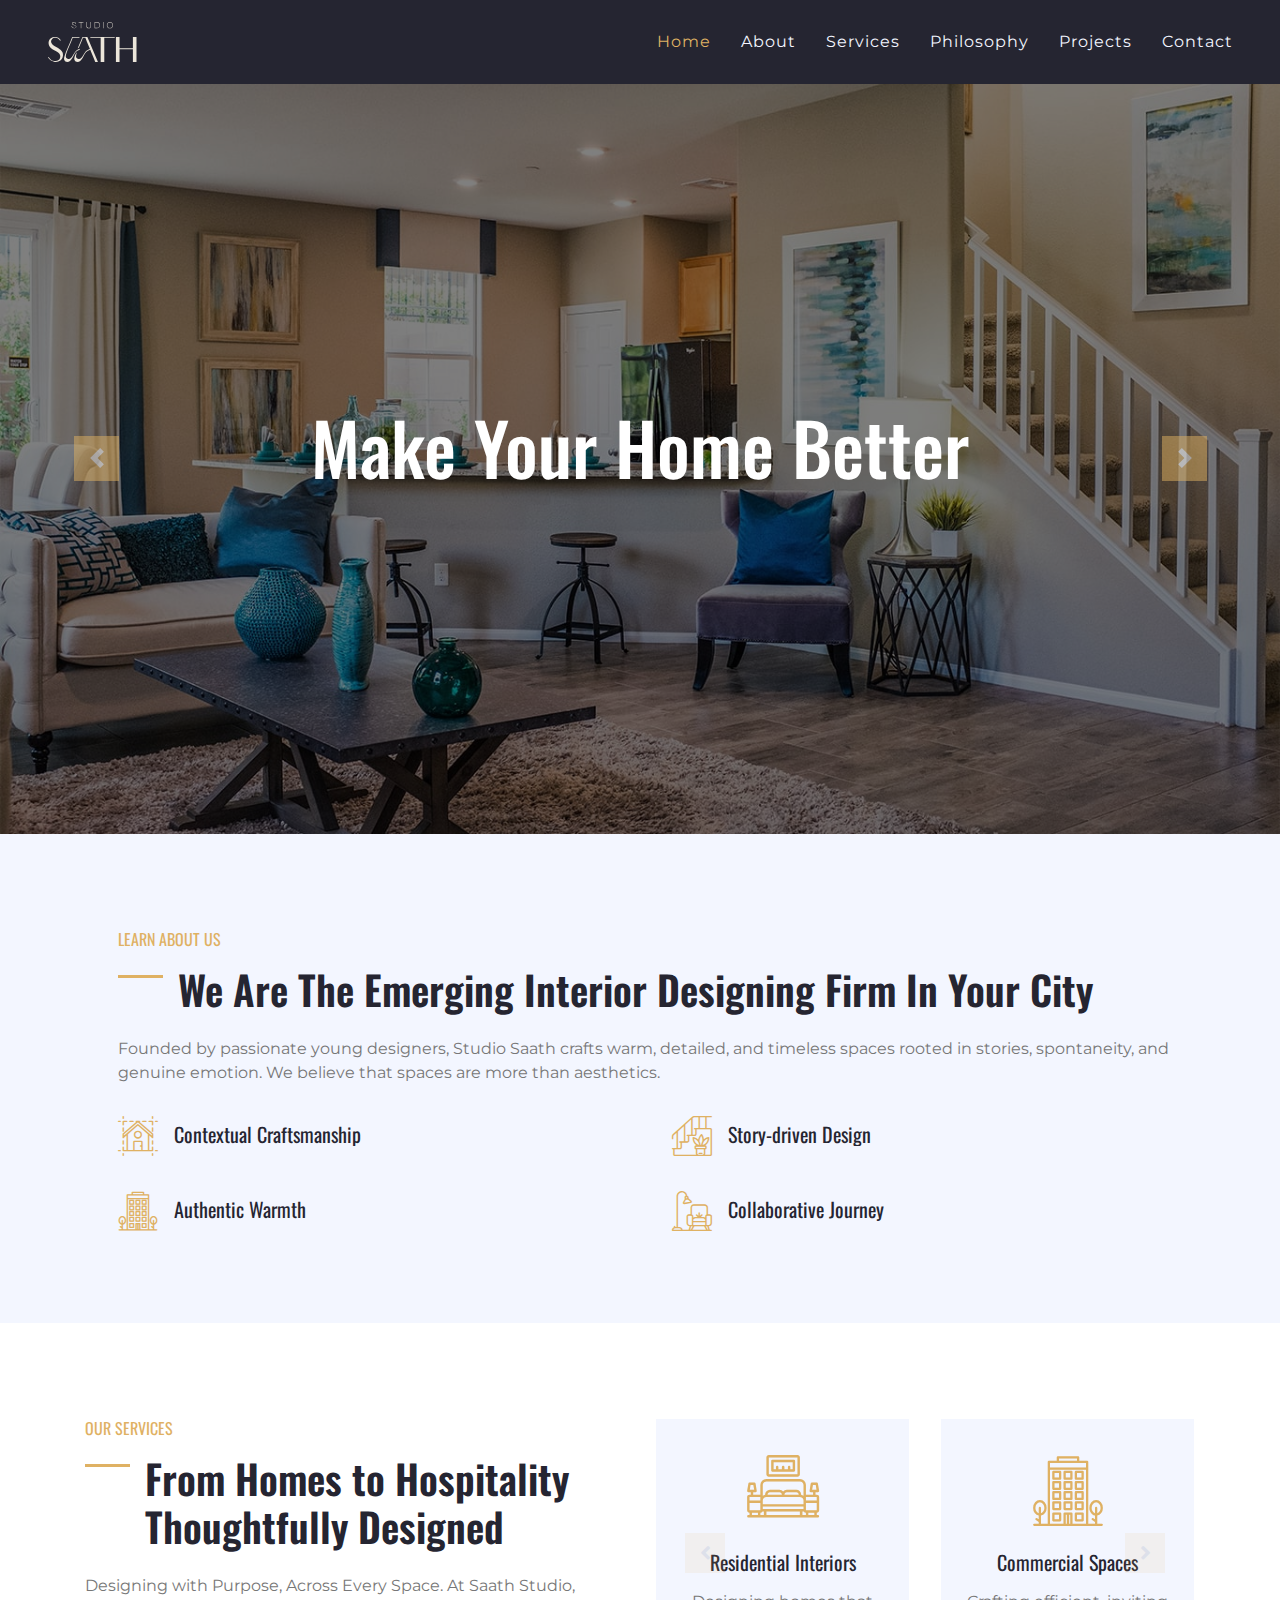
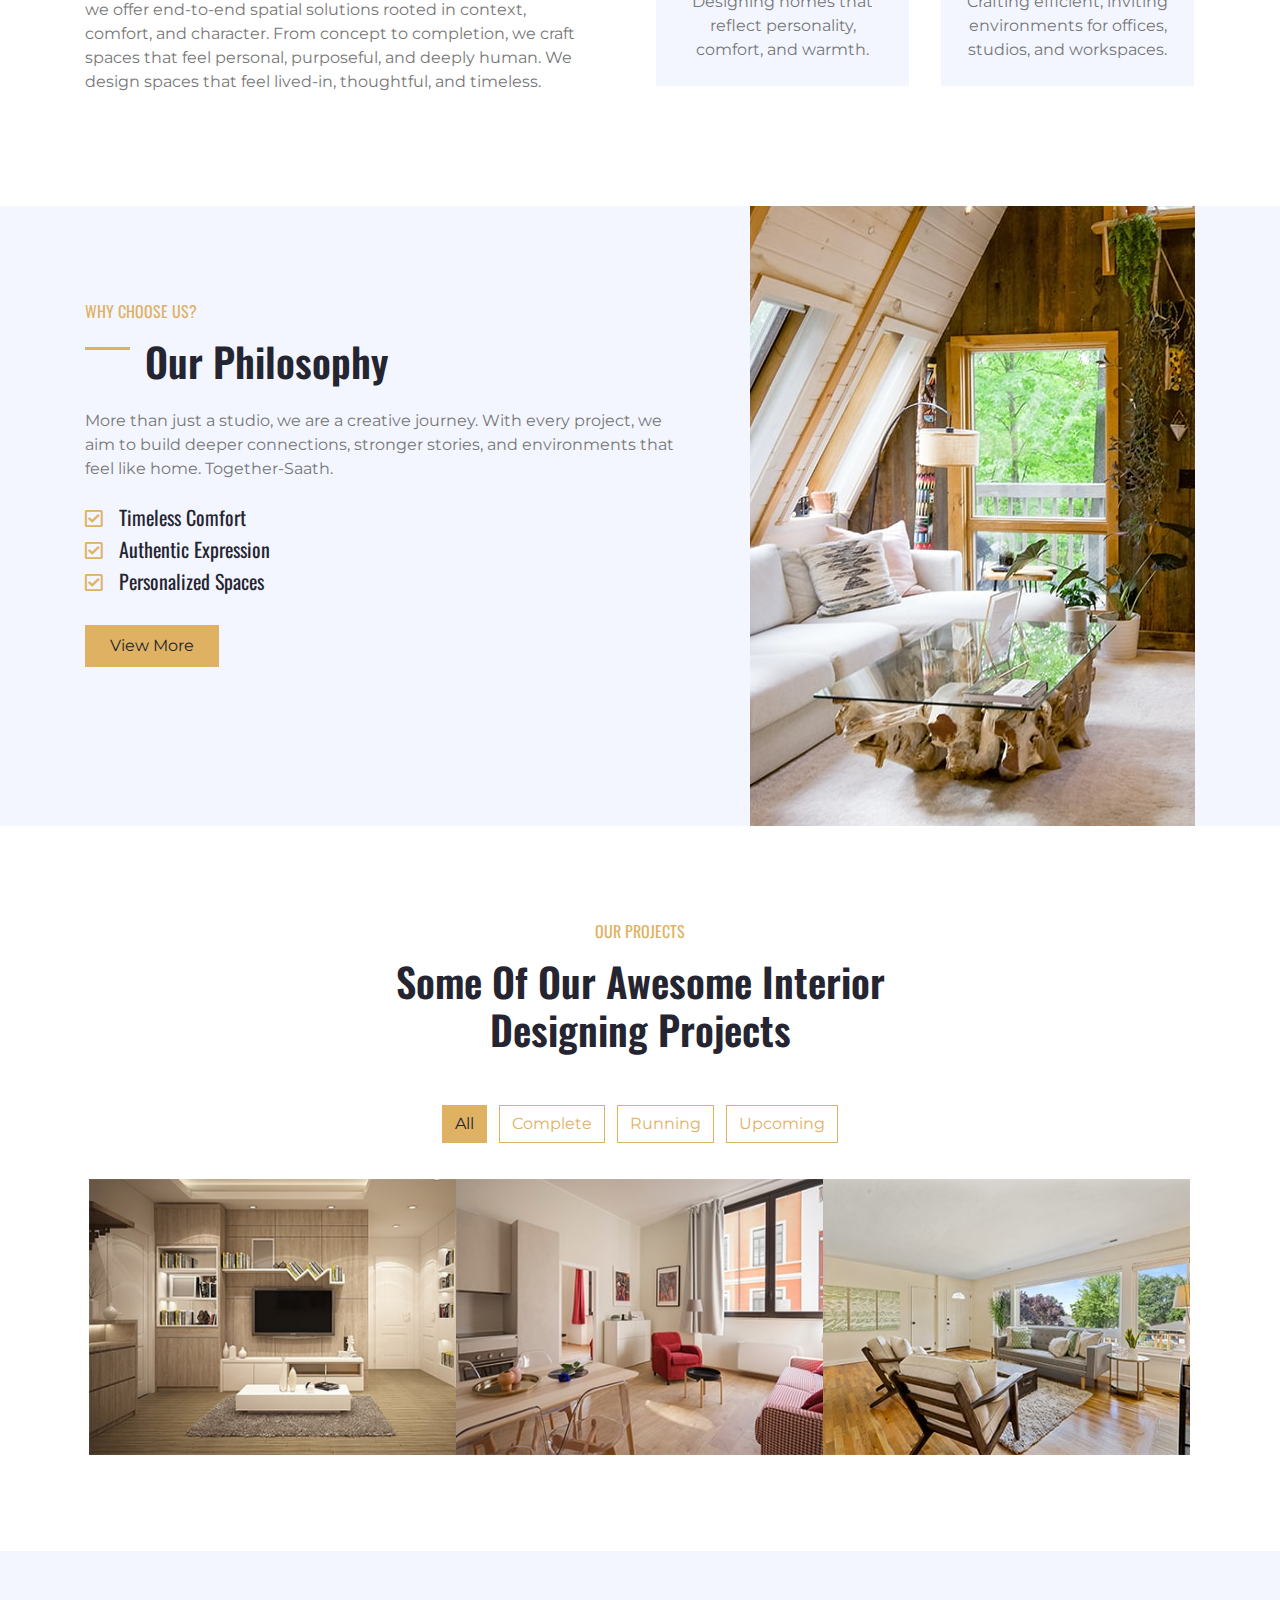
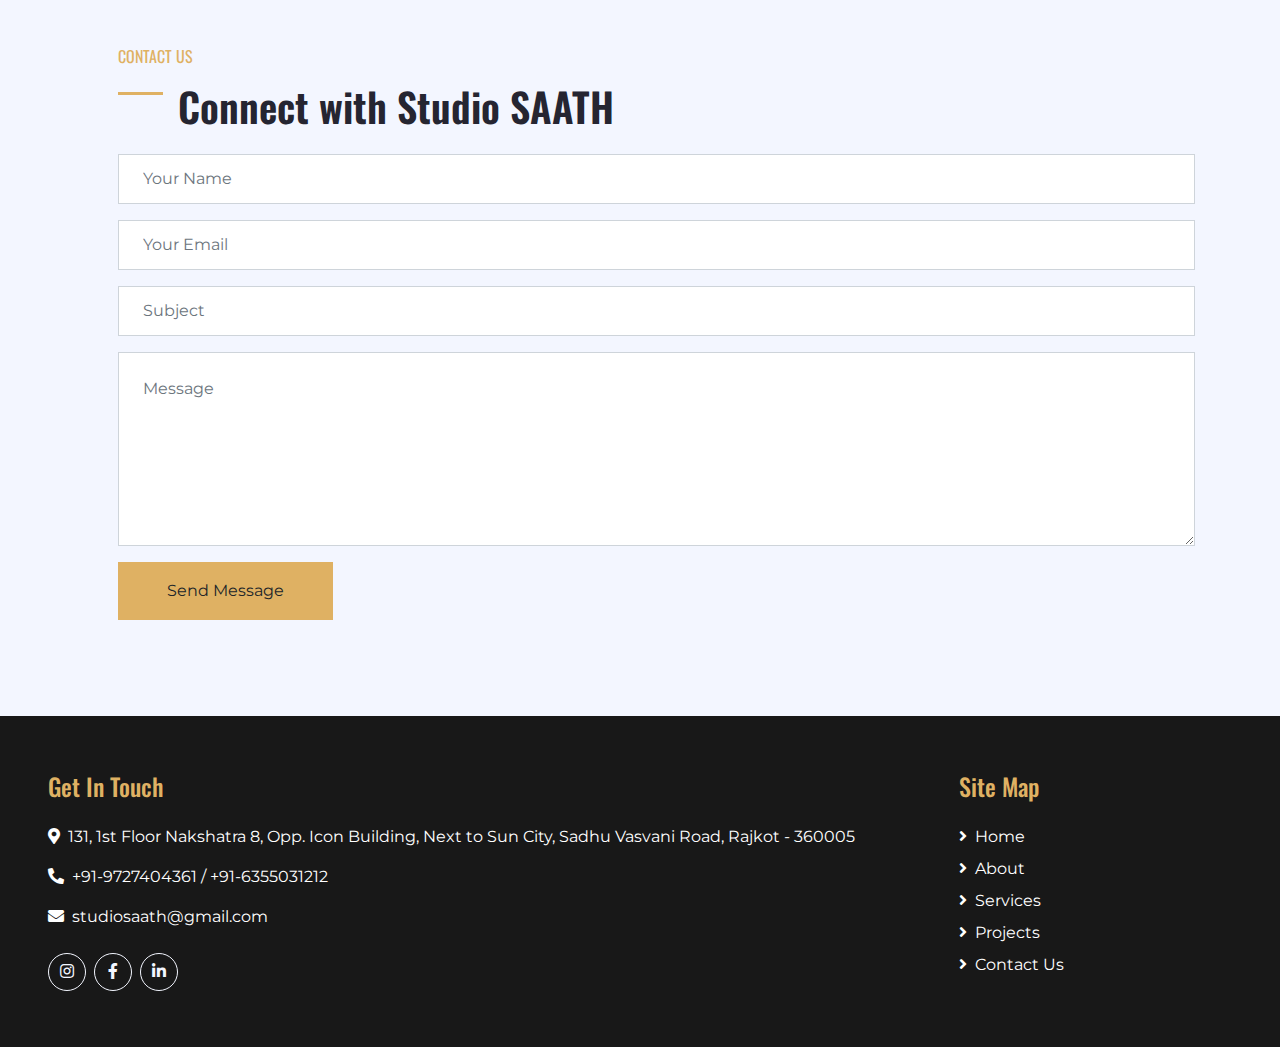
<file: index.html>
<!DOCTYPE html>
<html lang="en">
  <head>
    <meta charset="utf-8" />
    <title>SAATH Studio</title>
    <meta content="width=device-width, initial-scale=1.0" name="viewport" />
    <meta content="Interior | Architecture" name="keywords" />
    <meta content="Interior | Architecture" name="description" />

    <!-- Favicon -->
    <link href="img/brandmark - Beige.png" rel="icon" />

    <!-- Google Web Fonts -->
    <link
      href="https://fonts.googleapis.com/css2?family=Montserrat&family=Oswald:wght@400;500;600&display=swap"
      rel="stylesheet"
    />

    <!-- Font Awesome -->
    <link
      href="https://cdnjs.cloudflare.com/ajax/libs/font-awesome/5.10.0/css/all.min.css"
      rel="stylesheet"
    />

    <!-- Flaticon Font -->
    <link href="lib/flaticon/font/flaticon.css" rel="stylesheet" />

    <!-- Libraries Stylesheet -->
    <link href="lib/owlcarousel/assets/owl.carousel.min.css" rel="stylesheet" />
    <link href="lib/lightbox/css/lightbox.min.css" rel="stylesheet" />

    <!-- Customized Bootstrap Stylesheet -->
    <link href="css/style.css" rel="stylesheet" />
  </head>

  <body>
    <!-- Topbar Start -->
    <!-- <div class="container-fluid bg-dark py-3">
      <div class="container">
        <div class="row">
          <div class="col-md-6 text-center text-lg-left mb-2 mb-lg-0">
            <div class="d-inline-flex align-items-center">
              <a class="text-white pr-3" href="">FAQs</a>
              <span class="text-white">|</span>
              <a class="text-white px-3" href="">Help</a>
              <span class="text-white">|</span>
              <a class="text-white pl-3" href="">Support</a>
            </div>
          </div>
          <div class="col-md-6 text-center text-lg-right">
            <div class="d-inline-flex align-items-center">
              <a class="text-white px-3" href="">
                <i class="fab fa-facebook-f"></i>
              </a>
              <a class="text-white px-3" href="">
                <i class="fab fa-twitter"></i>
              </a>
              <a class="text-white px-3" href="">
                <i class="fab fa-linkedin-in"></i>
              </a>
              <a class="text-white px-3" href="">
                <i class="fab fa-instagram"></i>
              </a>
              <a class="text-white pl-3" href="">
                <i class="fab fa-youtube"></i>
              </a>
            </div>
          </div>
        </div>
      </div>
    </div> -->
    <!-- Topbar End -->

    <!-- Navbar Start -->
    <div class="container-fluid p-0">
      <nav
        class="navbar navbar-expand-lg bg-secondary navbar-dark py-3 py-lg-0 pl-3 pl-lg-5"
      >
        <a href="" class="navbar-brand">
          <svg
            style="height: 40px"
            role="img"
            xmlns="http://www.w3.org/2000/svg"
            viewBox="0 0 353.87 159.89"
          >
            <defs>
              <style>
                .cls-1 {
                  fill: #ece6da;
                }
              </style>
            </defs>
            <path
              class="cls-1"
              d="M113.24,18.39c0,3.93-2.83,6.72-8.67,6.72-6.28-.08-9.84-3.69-10.49-9.12l1.62-.28c.73,4.74,3.57,7.78,8.87,7.78,4.7,0,6.97-2.03,6.97-4.98s-1.9-4.46-7.05-5.35c-6.64-1.17-8.83-3.56-8.83-6.89,0-3.69,2.96-6.28,7.82-6.28,5.55,0,7.9,3.4,8.95,8.06l-1.66.32c-.89-4.25-2.67-6.77-7.33-6.77-3.73,0-6.08,1.78-6.08,4.58,0,2.55,1.5,4.25,7.41,5.35,6.6,1.22,8.47,3.56,8.47,6.85ZM122.56,2.03h8.67v22.69h1.7V2.03h8.67V.41h-19.04v1.62ZM170.29,15.72c0,4.46-1.62,7.78-7.37,7.78s-7.94-3.28-7.94-8.06V.41h-1.7v15.31c0,6,3.61,9.4,9.64,9.4s9.07-3.4,9.07-9.4V.41h-1.7v15.31ZM207.44,12.52c0,7.25-4.37,12.19-12.11,12.19h-8.83V.41h8.59c7.98,0,12.36,4.86,12.36,12.11ZM205.74,12.52c0-6.48-3.56-10.57-10.9-10.57h-6.64v21.23h6.97c7.33,0,10.57-4.17,10.57-10.65ZM220.54,24.71h1.7V.41h-1.7v24.31ZM259.79,12.52c0,7.13-4.74,12.6-12.23,12.6s-12.24-5.47-12.24-12.6,4.78-12.52,12.24-12.52,12.23,5.39,12.23,12.52ZM258.09,12.52c0-6.24-3.93-10.9-10.53-10.9s-10.53,4.66-10.53,10.9,3.85,10.98,10.53,10.98,10.53-4.74,10.53-10.98Z"
            />
            <path
              class="cls-1"
              d="M57.86,121.25c1.81,4.31,2.36,8.9,1.81,14.05-.84,8.21-4.31,14.46-10.29,19.05-5.98,4.45-13.49,6.26-22.67,5.29-9.18-.97-21.28-8.34-26.7-17.24l2.64-2.92c7.51,10.71,13.21,14.88,23.23,16.55,6.68.97,12.1-.56,16.27-4.03,4.03-3.34,6.4-7.51,6.82-12.24.56-4.73-.56-8.9-3.48-12.52-2.92-3.48-8.48-7.51-16.69-12.1-7.23-4.17-12.65-7.65-16.41-10.57-3.62-2.92-6.26-6.4-8.07-10.57-1.67-4.17-2.36-8.48-1.81-12.93.7-6.82,3.62-12.24,8.9-16.27,5.15-4.03,11.4-5.56,18.64-4.87,4.03.42,7.65,1.53,11.13,3.2,3.48,1.67,6.82,4.87,10.15,9.32l-3.06,2.5c-.83-1.25-1.81-2.5-2.78-3.62-4.03-4.73-9.04-7.37-15.02-7.93-5.7-.7-10.02.42-12.94,3.2-3.06,2.78-4.73,5.98-5.15,9.74-.42,4.31.84,8.21,3.89,11.68,2.92,3.48,8.49,7.51,16.69,12.38,7.79,4.45,13.35,8.07,16.83,10.71,3.62,2.64,6.26,5.98,8.07,10.15ZM169.25,62.84h41.31v96.8h14.46V62.84h41.72v-3.34h-97.35l-.14,3.34ZM339.4,59.5v45.76h-53.41v-45.76h-14.46v100.13h14.46v-50.9h53.41v50.9h14.46V59.5h-14.46ZM126.41,111.27l1.14-3.87c-7.91,2.12-15.05,6.81-20.03,13.21-6.08,7.83-8.9,16.53-15.86,22.84-2.37,2.14-5.24,3.82-8.39,4.32-5.75.92-11.17-2.58-11.9-8.45-.64-5.17,1.28-10.36,2.74-15.23,2.37-7.86,6.06-15.12,9.04-22.73,3.12-7.97,6.2-15.97,9.84-23.73l5.91-14.9,26.29-.05,1.11-3.13h-29.28c-2.34,5.66-4.68,11.31-7.02,16.97-4.13,9.94-8.41,19.84-12.49,29.81-4.24,10.31-8.99,20.82-11.75,31.66-.26,1.02-.49,2.04-.72,3.06-.2.94-.38,1.89-.52,2.85-.36,2.38-.3,4.84.41,7.13,3.14,10.16,15.17,11.02,22.92,5.15,6.77-5.12,10.59-13.4,14.21-20.84.02-.07.07-.16.09-.23,5.31-10.9,10.05-19.93,24.27-23.85ZM157.33,59.56h-.16v-.02l-.62.02h-18.68c-2.34,5.66-4.69,11.31-7.03,16.97-4,9.67-8.17,19.27-12.14,28.96,1.39-.77,2.89-1.5,4.44-2.06.3-.69.58-1.37.84-2.06,3.12-7.96,6.2-15.96,9.85-23.73l5.9-14.9,9.5-.02c2.03,5.11,5.78,14.92,5.78,14.92l12.72,30.51c-7.24,2.36-14.89,6.71-19.36,12.47-6.08,7.82-8.9,16.52-15.87,22.83-2.36,2.15-5.23,3.82-8.39,4.33-5.74.92-11.17-2.59-11.91-8.46-.63-5.16,1.29-10.36,2.75-15.24.3-.99.62-1.96.95-2.91-3.47,3.42-7.06,8.91-9.53,17.76-.02.04-.02.09-.03.12-.16.65-.32,1.32-.46,1.99-.19.93-.39,1.9-.53,2.85-.35,2.38-.3,4.84.41,7.13,3.15,10.17,15.17,11.03,22.94,5.14,6.77-5.11,10.59-13.39,14.2-20.82.03-.07.07-.18.09-.25,5.32-10.89,11.82-19.93,26.04-23.85l.02-.02,3.49,8.39,1.25,3.33,7.52,18.36s2.22,5.43,7.5,18.36h10.91l-42.46-99.91.07-.21Z"
            />
          </svg>
        </a>
        <button
          type="button"
          class="navbar-toggler"
          data-toggle="collapse"
          data-target="#navbarCollapse"
        >
          <span class="navbar-toggler-icon"></span>
        </button>
        <div
          class="collapse navbar-collapse justify-content-between px-3"
          id="navbarCollapse"
        >
          <div class="navbar-nav ml-auto py-0">
            <a href="#home" class="nav-item nav-link active">Home</a>
            <a href="#about" class="nav-item nav-link">About</a>
            <a href="#services" class="nav-item nav-link">Services</a>
            <a href="#philosophy" class="nav-item nav-link">Philosophy</a>
            <a href="#projects" class="nav-item nav-link">Projects</a>
            <a href="#contact" class="nav-item nav-link">Contact</a>
          </div>
        </div>
      </nav>
    </div>
    <!-- Navbar End -->

    <!-- Under Nav Start -->
    <!-- <div class="container-fluid bg-white py-3">
      <div class="container">
        <div class="row">
          <div class="col-lg-4 text-left mb-3 mb-lg-0">
            <div class="d-inline-flex text-left">
              <h1
                class="flaticon-office font-weight-normal text-primary m-0 mr-3"
              ></h1>
              <div class="d-flex flex-column">
                <h5>Our Office</h5>
                <p class="m-0">123 Street, New York, USA</p>
              </div>
            </div>
          </div>
          <div class="col-lg-4 text-left text-lg-center mb-3 mb-lg-0">
            <div class="d-inline-flex text-left">
              <h1
                class="flaticon-email font-weight-normal text-primary m-0 mr-3"
              ></h1>
              <div class="d-flex flex-column">
                <h5>Email Us</h5>
                <p class="m-0">info@example.com</p>
              </div>
            </div>
          </div>
          <div class="col-lg-4 text-left text-lg-right mb-3 mb-lg-0">
            <div class="d-inline-flex text-left">
              <h1
                class="flaticon-telephone font-weight-normal text-primary m-0 mr-3"
              ></h1>
              <div class="d-flex flex-column">
                <h5>Call Us</h5>
                <p class="m-0">+012 345 6789</p>
              </div>
            </div>
          </div>
        </div>
      </div>
    </div> -->
    <!-- Under Nav End -->

    <!-- Carousel Start -->
    <section id="home">
      <div class="container-fluid p-0">
        <div id="header-carousel" class="carousel slide" data-ride="carousel">
          <div class="carousel-inner">
            <div class="carousel-item active">
              <img class="w-100" src="img/carousel-1.jpg" alt="Image" />
              <div
                class="carousel-caption d-flex flex-column align-items-center justify-content-center"
              >
                <div class="p-3" style="max-width: 800px">
                  <!-- <h4
                    class="text-primary text-uppercase font-weight-normal mb-md-3"
                  >
                    Creative Interior Design
                  </h4> -->
                  <h3 class="display-3 text-white mb-md-4">
                    Make Your Home Better
                  </h3>
                  <!-- <a
                    href=""
                    class="btn btn-primary py-md-3 px-md-5 mt-2 mt-md-4"
                    >Learn More</a
                  > -->
                </div>
              </div>
            </div>
            <div class="carousel-item">
              <img class="w-100" src="img/carousel-2.jpg" alt="Image" />
              <div
                class="carousel-caption d-flex flex-column align-items-center justify-content-center"
              >
                <div class="p-3" style="max-width: 800px">
                  <!-- <h4
                    class="text-primary text-uppercase font-weight-normal mb-md-3"
                  >
                    Creative Interior Design
                  </h4> -->
                  <h3 class="display-3 text-white mb-md-4">
                    Make Your Home Better
                  </h3>
                  <!-- <a
                    href=""
                    class="btn btn-primary py-md-3 px-md-5 mt-2 mt-md-4"
                    >Learn More</a
                  > -->
                </div>
              </div>
            </div>
          </div>
          <a
            class="carousel-control-prev"
            href="#header-carousel"
            data-slide="prev"
          >
            <div class="btn btn-primary" style="width: 45px; height: 45px">
              <span class="carousel-control-prev-icon mb-n2"></span>
            </div>
          </a>
          <a
            class="carousel-control-next"
            href="#header-carousel"
            data-slide="next"
          >
            <div class="btn btn-primary" style="width: 45px; height: 45px">
              <span class="carousel-control-next-icon mb-n2"></span>
            </div>
          </a>
        </div>
      </div>
    </section>
    <!-- Carousel End -->

    <!-- About Start -->
    <section id="about">
      <div class="container-fluid bg-light">
        <div class="container">
          <div class="row">
            <!-- <div class="col-lg-5">
              <div
                class="d-flex flex-column align-items-center justify-content-center bg-primary h-100 py-5 px-3"
              >
                <i
                  class="flaticon-brickwall display-1 font-weight-normal text-secondary mb-3"
                ></i>
                <h1 class="mb-3">Built on Stories,</h1>
                <h1 class="m-0">Not Just Structures</h1>
              </div>
            </div> -->
            <div class="col-lg-12 m-0 my-lg-5 pt-5 pb-5 pb-lg-2 pl-lg-5">
              <h6 class="text-primary font-weight-normal text-uppercase mb-3">
                Learn About Us
              </h6>
              <h1 class="mb-4 section-title">
                We Are The Emerging Interior Designing Firm In Your City
              </h1>
              <p>
                Founded by passionate young designers, Studio Saath crafts warm,
                detailed, and timeless spaces rooted in stories, spontaneity,
                and genuine emotion. We believe that spaces are
                more than aesthetics.
              </p>
              <div class="row py-2">
                <div class="col-sm-6">
                  <div class="d-flex align-items-center mb-4">
                    <h1
                      class="flaticon-house font-weight-normal text-primary m-0 mr-3"
                    ></h1>
                    <h5 class="text-truncate m-0">Contextual Craftsmanship</h5>
                  </div>
                </div>
                <div class="col-sm-6">
                  <div class="d-flex align-items-center mb-4">
                    <h1
                      class="flaticon-stairs font-weight-normal text-primary m-0 mr-3"
                    ></h1>
                    <h5 class="text-truncate m-0">Story-driven Design</h5>
                  </div>
                </div>
                <div class="col-sm-6">
                  <div class="d-flex align-items-center mb-4">
                    <h1
                      class="flaticon-office font-weight-normal text-primary m-0 mr-3"
                    ></h1>
                    <h5 class="text-truncate m-0">Authentic Warmth</h5>
                  </div>
                </div>
                <div class="col-sm-6">
                  <div class="d-flex align-items-center mb-4">
                    <h1
                      class="flaticon-living-room font-weight-normal text-primary m-0 mr-3"
                    ></h1>
                    <h5 class="text-truncate m-0">Collaborative Journey</h5>
                  </div>
                </div>
              </div>
            </div>
          </div>
        </div>
      </div>
    </section>
    <!-- About End -->

    <!-- Services Start -->
    <section id="services">
      <div class="container-fluid py-5">
        <div class="container py-5">
          <div class="row">
            <div class="col-lg-6 pr-lg-5">
              <h6 class="text-primary font-weight-normal text-uppercase mb-3">
                Our Services
              </h6>
              <h1 class="mb-4 section-title">
                From Homes to Hospitality Thoughtfully Designed
              </h1>
              <p>
                Designing with Purpose, Across Every Space. At Saath Studio, we
                offer end-to-end spatial solutions rooted in context, comfort,
                and character. From concept to completion, we craft spaces that
                feel personal, purposeful, and deeply human. We design spaces
                that feel lived-in, thoughtful, and timeless.
              </p>
              <!-- <a href="" class="btn btn-primary mt-3 py-2 px-4">View More</a> -->
            </div>
            <div class="col-lg-6 p-0 pt-5 pt-lg-0">
              <div class="owl-carousel service-carousel position-relative">
                <div class="d-flex flex-column text-center bg-light mx-3 p-4">
                  <h3
                    class="flaticon-bedroom display-3 font-weight-normal text-primary mb-3"
                  ></h3>
                  <h5 class="mb-3">Residential Interiors</h5>
                  <p class="m-0">
                    Designing homes that reflect personality, comfort, and
                    warmth.
                  </p>
                </div>
                <div class="d-flex flex-column text-center bg-light mx-3 p-4">
                  <h3
                    class="flaticon-office display-3 font-weight-normal text-primary mb-3"
                  ></h3>
                  <h5 class="mb-3">Commercial Spaces</h5>
                  <p class="m-0">
                    Crafting efficient, inviting environments for offices,
                    studios, and workspaces.
                  </p>
                </div>
                <div class="d-flex flex-column text-center bg-light mx-3 p-4">
                  <h3
                    class="flaticon-living-room display-3 font-weight-normal text-primary mb-3"
                  ></h3>
                  <h5 class="mb-3">Retail & Hospitality</h5>
                  <p class="m-0">
                    Building experiential spaces that connect brands with
                    people.
                  </p>
                </div>
              </div>
            </div>
          </div>
        </div>
      </div>
    </section>
    <!-- Services End -->

    <!-- Features Start -->
    <section id="philosophy">
      <div class="container-fluid bg-light">
        <div class="container">
          <div class="row">
            <div class="col-lg-7 mt-5 py-5 pr-lg-5">
              <h6 class="text-primary font-weight-normal text-uppercase mb-3">
                Why Choose Us?
              </h6>
              <h1 class="mb-4 section-title">Our Philosophy</h1>
              <p class="mb-4">
                More than just a studio, we are a creative journey. With every
                project, we aim to build deeper connections, stronger stories,
                and environments that feel like home. Together-Saath.
              </p>
              <ul class="list-inline">
                <li>
                  <h5>
                    <i class="far fa-check-square text-primary mr-3"></i
                    >Timeless Comfort
                  </h5>
                </li>
                <li>
                  <h5>
                    <i class="far fa-check-square text-primary mr-3"></i
                    >Authentic Expression
                  </h5>
                </li>
                <li>
                  <h5>
                    <i class="far fa-check-square text-primary mr-3"></i
                    >Personalized Spaces
                  </h5>
                </li>
              </ul>
              <a href="" class="btn btn-primary mt-3 py-2 px-4">View More</a>
            </div>
            <div class="col-lg-5">
              <div
                class="d-flex flex-column align-items-center justify-content-center h-100 overflow-hidden"
              >
                <img class="h-100" src="img/feature.jpg" alt="" />
              </div>
            </div>
          </div>
        </div>
      </div>
    </section>
    <!-- Features End -->

    <!-- Projects Start -->
    <section id="projects">
      <div class="container-fluid py-5">
        <div class="container py-5">
          <div class="row justify-content-center">
            <div class="col-lg-6 col-md-8 col text-center mb-4">
              <h6 class="text-primary font-weight-normal text-uppercase mb-3">
                Our Projects
              </h6>
              <h1 class="mb-4">
                Some Of Our Awesome Interior Designing Projects
              </h1>
            </div>
          </div>
          <div class="row">
            <div class="col-12 text-center mb-2">
              <ul class="list-inline mb-4" id="portfolio-flters">
                <li class="btn btn-outline-primary m-1 active" data-filter="*">
                  All
                </li>
                <li class="btn btn-outline-primary m-1" data-filter=".first">
                  Complete
                </li>
                <li class="btn btn-outline-primary m-1" data-filter=".second">
                  Running
                </li>
                <li class="btn btn-outline-primary m-1" data-filter=".third">
                  Upcoming
                </li>
              </ul>
            </div>
          </div>
          <div class="row mx-1 portfolio-container">
            <div class="col-lg-4 col-md-6 col-sm-12 p-0 portfolio-item first">
              <div class="position-relative overflow-hidden">
                <div
                  class="portfolio-img d-flex align-items-center justify-content-center"
                >
                  <img class="img-fluid" src="img/portfolio-1.jpg" alt="" />
                </div>
                <div
                  class="portfolio-text bg-secondary d-flex flex-column align-items-center justify-content-center"
                >
                  <h4 class="text-white mb-4">Project Name</h4>
                  <div class="d-flex align-items-center justify-content-center">
                    <a class="btn btn-outline-primary m-1" href="">
                      <i class="fa fa-link"></i>
                    </a>
                    <a
                      class="btn btn-outline-primary m-1"
                      href="img/portfolio-1.jpg"
                      data-lightbox="portfolio"
                    >
                      <i class="fa fa-eye"></i>
                    </a>
                  </div>
                </div>
              </div>
            </div>
            <div class="col-lg-4 col-md-6 col-sm-12 p-0 portfolio-item second">
              <div class="position-relative overflow-hidden">
                <div
                  class="portfolio-img d-flex align-items-center justify-content-center"
                >
                  <img class="img-fluid" src="img/portfolio-2.jpg" alt="" />
                </div>
                <div
                  class="portfolio-text bg-secondary d-flex flex-column align-items-center justify-content-center"
                >
                  <h4 class="text-white mb-4">Project Name</h4>
                  <div class="d-flex align-items-center justify-content-center">
                    <a class="btn btn-outline-primary m-1" href="">
                      <i class="fa fa-link"></i>
                    </a>
                    <a
                      class="btn btn-outline-primary m-1"
                      href="img/portfolio-2.jpg"
                      data-lightbox="portfolio"
                    >
                      <i class="fa fa-eye"></i>
                    </a>
                  </div>
                </div>
              </div>
            </div>
            <div class="col-lg-4 col-md-6 col-sm-12 p-0 portfolio-item third">
              <div class="position-relative overflow-hidden">
                <div
                  class="portfolio-img d-flex align-items-center justify-content-center"
                >
                  <img class="img-fluid" src="img/portfolio-3.jpg" alt="" />
                </div>
                <div
                  class="portfolio-text bg-secondary d-flex flex-column align-items-center justify-content-center"
                >
                  <h4 class="text-white mb-4">Project Name</h4>
                  <div class="d-flex align-items-center justify-content-center">
                    <a class="btn btn-outline-primary m-1" href="">
                      <i class="fa fa-link"></i>
                    </a>
                    <a
                      class="btn btn-outline-primary m-1"
                      href="img/portfolio-3.jpg"
                      data-lightbox="portfolio"
                    >
                      <i class="fa fa-eye"></i>
                    </a>
                  </div>
                </div>
              </div>
            </div>
            <!-- <div class="col-lg-4 col-md-6 col-sm-12 p-0 portfolio-item first">
              <div class="position-relative overflow-hidden">
                <div
                  class="portfolio-img d-flex align-items-center justify-content-center"
                >
                  <img class="img-fluid" src="img/portfolio-4.jpg" alt="" />
                </div>
                <div
                  class="portfolio-text bg-secondary d-flex flex-column align-items-center justify-content-center"
                >
                  <h4 class="text-white mb-4">Project Name</h4>
                  <div class="d-flex align-items-center justify-content-center">
                    <a class="btn btn-outline-primary m-1" href="">
                      <i class="fa fa-link"></i>
                    </a>
                    <a
                      class="btn btn-outline-primary m-1"
                      href="img/portfolio-4.jpg"
                      data-lightbox="portfolio"
                    >
                      <i class="fa fa-eye"></i>
                    </a>
                  </div>
                </div>
              </div>
            </div>
            <div class="col-lg-4 col-md-6 col-sm-12 p-0 portfolio-item second">
              <div class="position-relative overflow-hidden">
                <div
                  class="portfolio-img d-flex align-items-center justify-content-center"
                >
                  <img class="img-fluid" src="img/portfolio-5.jpg" alt="" />
                </div>
                <div
                  class="portfolio-text bg-secondary d-flex flex-column align-items-center justify-content-center"
                >
                  <h4 class="text-white mb-4">Project Name</h4>
                  <div class="d-flex align-items-center justify-content-center">
                    <a class="btn btn-outline-primary m-1" href="">
                      <i class="fa fa-link"></i>
                    </a>
                    <a
                      class="btn btn-outline-primary m-1"
                      href="img/portfolio-5.jpg"
                      data-lightbox="portfolio"
                    >
                      <i class="fa fa-eye"></i>
                    </a>
                  </div>
                </div>
              </div>
            </div>
            <div class="col-lg-4 col-md-6 col-sm-12 p-0 portfolio-item third">
              <div class="position-relative overflow-hidden">
                <div
                  class="portfolio-img d-flex align-items-center justify-content-center"
                >
                  <img class="img-fluid" src="img/portfolio-6.jpg" alt="" />
                </div>
                <div
                  class="portfolio-text bg-secondary d-flex flex-column align-items-center justify-content-center"
                >
                  <h4 class="text-white mb-4">Project Name</h4>
                  <div class="d-flex align-items-center justify-content-center">
                    <a class="btn btn-outline-primary m-1" href="">
                      <i class="fa fa-link"></i>
                    </a>
                    <a
                      class="btn btn-outline-primary m-1"
                      href="img/portfolio-6.jpg"
                      data-lightbox="portfolio"
                    >
                      <i class="fa fa-eye"></i>
                    </a>
                  </div>
                </div>
              </div>
            </div> -->
          </div>
        </div>
      </div>
    </section>
    <!-- Projects End -->

    <!-- Contact Start -->
    <section id="contact">
      <div class="container-fluid bg-light">
        <div class="container">
          <div class="row">
            <!-- <div class="col-lg-5">
              <div
                class="d-flex flex-column justify-content-center bg-primary h-100 p-5"
              >
                <div class="d-inline-flex border border-secondary p-4 mb-4">
                  <h1
                    class="flaticon-office font-weight-normal text-secondary m-0 mr-3"
                  ></h1>
                  <div class="d-flex flex-column">
                    <h4>Our Office</h4>
                    <p class="m-0 text-white">
                      131, 1st Floor Nakshatra 8, Opp. Icon Building, Next to
                      Sun City, Sadhu Vasvani Road, Rajkot - 360005
                    </p>
                  </div>
                </div>
                <div class="d-inline-flex border border-secondary p-4 mb-4">
                  <h1
                    class="flaticon-email font-weight-normal text-secondary m-0 mr-3"
                  ></h1>
                  <div class="d-flex flex-column">
                    <h4>Email Us</h4>
                    <p class="m-0 text-white">studiosaath@gmail.com</p>
                  </div>
                </div>
                <div class="d-inline-flex border border-secondary p-4">
                  <h1
                    class="flaticon-telephone font-weight-normal text-secondary m-0 mr-3"
                  ></h1>
                  <div class="d-flex flex-column">
                    <h4>Call Us</h4>
                    <p class="m-0 text-white">+91-9727404361</p>
                    <p class="m-0 text-white">+91-6355031212</p>
                  </div>
                </div>
              </div>
            </div> -->
            <div class="col-lg-12 mb-5 my-lg-5 py-5 pl-lg-5">
              <h6 class="text-primary font-weight-normal text-uppercase mb-3">
                Contact Us
              </h6>
              <h1 class="mb-4 section-title">Connect with Studio SAATH</h1>
              <div class="contact-form">
                <div id="success"></div>
                <form
                  name="sentMessage"
                  id="contactForm"
                  novalidate="novalidate"
                >
                  <div class="control-group">
                    <input
                      type="text"
                      class="form-control p-4"
                      id="name"
                      placeholder="Your Name"
                      required="required"
                      data-validation-required-message="Please enter your name"
                    />
                    <p class="help-block text-danger"></p>
                  </div>
                  <div class="control-group">
                    <input
                      type="email"
                      class="form-control p-4"
                      id="email"
                      placeholder="Your Email"
                      required="required"
                      data-validation-required-message="Please enter your email"
                    />
                    <p class="help-block text-danger"></p>
                  </div>
                  <div class="control-group">
                    <input
                      type="text"
                      class="form-control p-4"
                      id="subject"
                      placeholder="Subject"
                      required="required"
                      data-validation-required-message="Please enter a subject"
                    />
                    <p class="help-block text-danger"></p>
                  </div>
                  <div class="control-group">
                    <textarea
                      class="form-control p-4"
                      rows="6"
                      id="message"
                      placeholder="Message"
                      required="required"
                      data-validation-required-message="Please enter your message"
                    ></textarea>
                    <p class="help-block text-danger"></p>
                  </div>
                  <div>
                    <button
                      class="btn btn-primary py-3 px-5"
                      type="submit"
                      id="sendMessageButton"
                    >
                      Send Message
                    </button>
                  </div>
                </form>
              </div>
            </div>
          </div>
        </div>
      </div>
    </section>
    <!-- Contact Start -->

    <!-- Team Start -->
    <!-- <div class="container-fluid bg-light">
      <div class="container">
        <div class="row">
          <div class="col-md-4 col-sm-6">
            <div
              class="py-5 px-4 h-100 bg-primary d-flex flex-column align-items-center justify-content-center"
            >
              <h6 class="text-white font-weight-normal text-uppercase mb-3">
                Our Team
              </h6>
              <h1 class="mb-0 text-center">Meet Our Team Members</h1>
            </div>
          </div>
          <div class="col-md-8 col-sm-6 p-0 py-sm-5">
            <div
              class="owl-carousel team-carousel position-relative p-0 py-sm-5"
            >
              <div class="team d-flex flex-column text-center mx-3">
                <div class="position-relative">
                  <img class="img-fluid w-100" src="img/team-1.jpg" alt="" />
                  <div
                    class="team-social d-flex align-items-center justify-content-center w-100 h-100 position-absolute"
                  >
                    <a
                      class="btn btn-outline-primary text-center mr-2 px-0"
                      style="width: 38px; height: 38px"
                      href="#"
                      ><i class="fab fa-twitter"></i
                    ></a>
                    <a
                      class="btn btn-outline-primary text-center mr-2 px-0"
                      style="width: 38px; height: 38px"
                      href="#"
                      ><i class="fab fa-facebook-f"></i
                    ></a>
                    <a
                      class="btn btn-outline-primary text-center px-0"
                      style="width: 38px; height: 38px"
                      href="#"
                      ><i class="fab fa-linkedin-in"></i
                    ></a>
                  </div>
                </div>
                <div class="d-flex flex-column bg-secondary text-center py-3">
                  <h5 class="text-white">Name Goes Here</h5>
                  <p class="m-0">Designation</p>
                </div>
              </div>
              <div class="team d-flex flex-column text-center mx-3">
                <div class="position-relative">
                  <img class="img-fluid w-100" src="img/team-2.jpg" alt="" />
                  <div
                    class="team-social d-flex align-items-center justify-content-center w-100 h-100 position-absolute"
                  >
                    <a
                      class="btn btn-outline-primary text-center mr-2 px-0"
                      style="width: 38px; height: 38px"
                      href="#"
                      ><i class="fab fa-twitter"></i
                    ></a>
                    <a
                      class="btn btn-outline-primary text-center mr-2 px-0"
                      style="width: 38px; height: 38px"
                      href="#"
                      ><i class="fab fa-facebook-f"></i
                    ></a>
                    <a
                      class="btn btn-outline-primary text-center px-0"
                      style="width: 38px; height: 38px"
                      href="#"
                      ><i class="fab fa-linkedin-in"></i
                    ></a>
                  </div>
                </div>
                <div class="d-flex flex-column bg-secondary text-center py-3">
                  <h5 class="text-white">Name Goes Here</h5>
                  <p class="m-0">Designation</p>
                </div>
              </div>
              <div class="team d-flex flex-column text-center mx-3">
                <div class="position-relative">
                  <img class="img-fluid w-100" src="img/team-3.jpg" alt="" />
                  <div
                    class="team-social d-flex align-items-center justify-content-center w-100 h-100 position-absolute"
                  >
                    <a
                      class="btn btn-outline-primary text-center mr-2 px-0"
                      style="width: 38px; height: 38px"
                      href="#"
                      ><i class="fab fa-twitter"></i
                    ></a>
                    <a
                      class="btn btn-outline-primary text-center mr-2 px-0"
                      style="width: 38px; height: 38px"
                      href="#"
                      ><i class="fab fa-facebook-f"></i
                    ></a>
                    <a
                      class="btn btn-outline-primary text-center px-0"
                      style="width: 38px; height: 38px"
                      href="#"
                      ><i class="fab fa-linkedin-in"></i
                    ></a>
                  </div>
                </div>
                <div class="d-flex flex-column bg-secondary text-center py-3">
                  <h5 class="text-white">Name Goes Here</h5>
                  <p class="m-0">Designation</p>
                </div>
              </div>
              <div class="team d-flex flex-column text-center mx-3">
                <div class="position-relative">
                  <img class="img-fluid w-100" src="img/team-4.jpg" alt="" />
                  <div
                    class="team-social d-flex align-items-center justify-content-center w-100 h-100 position-absolute"
                  >
                    <a
                      class="btn btn-outline-primary text-center mr-2 px-0"
                      style="width: 38px; height: 38px"
                      href="#"
                      ><i class="fab fa-twitter"></i
                    ></a>
                    <a
                      class="btn btn-outline-primary text-center mr-2 px-0"
                      style="width: 38px; height: 38px"
                      href="#"
                      ><i class="fab fa-facebook-f"></i
                    ></a>
                    <a
                      class="btn btn-outline-primary text-center px-0"
                      style="width: 38px; height: 38px"
                      href="#"
                      ><i class="fab fa-linkedin-in"></i
                    ></a>
                  </div>
                </div>
                <div class="d-flex flex-column bg-secondary text-center py-3">
                  <h5 class="text-white">Name Goes Here</h5>
                  <p class="m-0">Designation</p>
                </div>
              </div>
            </div>
          </div>
        </div>
      </div>
    </div> -->
    <!-- Team End -->

    <!-- Testimonial Start -->
    <!-- <div class="container-fluid">
      <div class="container">
        <div class="row">
          <div class="col-md-7 py-5 pr-md-5">
            <h6
              class="text-primary font-weight-normal text-uppercase mb-3 pt-5"
            >
              Testimonial
            </h6>
            <h1 class="mb-4 section-title">What Our Clients Say</h1>
            <div
              class="owl-carousel testimonial-carousel position-relative pb-5 mb-md-5"
            >
              <div class="d-flex flex-column">
                <div class="d-flex align-items-center mb-3">
                  <img
                    class="img-fluid rounded-circle"
                    src="img/testimonial-1.jpg"
                    style="width: 60px; height: 60px"
                    alt=""
                  />
                  <div class="ml-3">
                    <h5>Client Name</h5>
                    <i>Profession</i>
                  </div>
                </div>
                <p>
                  Tempor at diam tempor sed. Sanctus dolor ipsum ut nonumy amet
                  clita sea. Sed eos sed dolores vero no. Ipsum elitr elitr stet
                  dolor lorem erat. Diam no amet sea justo vero ut. Dolor ipsum
                  kasd ipsum dolore.
                </p>
              </div>
              <div class="d-flex flex-column">
                <div class="d-flex align-items-center mb-3">
                  <img
                    class="img-fluid rounded-circle"
                    src="img/testimonial-2.jpg"
                    style="width: 60px; height: 60px"
                    alt=""
                  />
                  <div class="ml-3">
                    <h5>Client Name</h5>
                    <i>Profession</i>
                  </div>
                </div>
                <p class="m-0">
                  Tempor at diam tempor sed. Sanctus dolor ipsum ut nonumy amet
                  clita sea. Sed eos sed dolores vero no. Ipsum elitr elitr stet
                  dolor lorem erat. Diam no amet sea justo vero ut. Dolor ipsum
                  kasd ipsum dolore.
                </p>
              </div>
            </div>
          </div>
          <div class="col-md-5">
            <div
              class="d-flex flex-column align-items-center justify-content-center h-100 overflow-hidden"
            >
              <img class="h-100" src="img/testimonial.jpg" alt="" />
            </div>
          </div>
        </div>
      </div>
    </div> -->
    <!-- Testimonial End -->

    <!-- Blog Start -->
    <!-- <div class="container-fluid bg-light pt-5">
      <div class="container py-5">
        <div class="row justify-content-center">
          <div class="col-lg-6 col-md-8 col text-center mb-4">
            <h6 class="text-primary font-weight-normal text-uppercase mb-3">
              Our Blog
            </h6>
            <h1 class="mb-4">Read The Latest News & Articles From Our Blog</h1>
          </div>
        </div>
        <div class="row pb-3">
          <div class="col-md-4 mb-4">
            <div class="card border-0 mb-2">
              <img class="card-img-top" src="img/blog-1.jpg" alt="" />
              <div class="card-body bg-white p-4">
                <div class="d-flex align-items-center mb-3">
                  <a class="btn btn-primary" href=""
                    ><i class="fa fa-link"></i
                  ></a>
                  <h5 class="m-0 ml-3 text-truncate">
                    Diam amet eos at no eos
                  </h5>
                </div>
                <p>
                  Diam amet eos at no eos sit, amet rebum ipsum clita stet, diam
                  sea est diam eos, sit vero stet justo
                </p>
                <div class="d-flex">
                  <small class="mr-3"
                    ><i class="fa fa-user text-primary"></i> Admin</small
                  >
                  <small class="mr-3"
                    ><i class="fa fa-folder text-primary"></i> Web Design</small
                  >
                  <small class="mr-3"
                    ><i class="fa fa-comments text-primary"></i> 15</small
                  >
                </div>
              </div>
            </div>
          </div>
          <div class="col-md-4 mb-4">
            <div class="card border-0 mb-2">
              <img class="card-img-top" src="img/blog-2.jpg" alt="" />
              <div class="card-body bg-white p-4">
                <div class="d-flex align-items-center mb-3">
                  <a class="btn btn-primary" href=""
                    ><i class="fa fa-link"></i
                  ></a>
                  <h5 class="m-0 ml-3 text-truncate">
                    Diam amet eos at no eos
                  </h5>
                </div>
                <p>
                  Diam amet eos at no eos sit, amet rebum ipsum clita stet, diam
                  sea est diam eos, sit vero stet justo
                </p>
                <div class="d-flex">
                  <small class="mr-3"
                    ><i class="fa fa-user text-primary"></i> Admin</small
                  >
                  <small class="mr-3"
                    ><i class="fa fa-folder text-primary"></i> Web Design</small
                  >
                  <small class="mr-3"
                    ><i class="fa fa-comments text-primary"></i> 15</small
                  >
                </div>
              </div>
            </div>
          </div>
          <div class="col-md-4 mb-4">
            <div class="card border-0 mb-2">
              <img class="card-img-top" src="img/blog-3.jpg" alt="" />
              <div class="card-body bg-white p-4">
                <div class="d-flex align-items-center mb-3">
                  <a class="btn btn-primary" href=""
                    ><i class="fa fa-link"></i
                  ></a>
                  <h5 class="m-0 ml-3 text-truncate">
                    Diam amet eos at no eos
                  </h5>
                </div>
                <p>
                  Diam amet eos at no eos sit, amet rebum ipsum clita stet, diam
                  sea est diam eos, sit vero stet justo
                </p>
                <div class="d-flex">
                  <small class="mr-3"
                    ><i class="fa fa-user text-primary"></i> Admin</small
                  >
                  <small class="mr-3"
                    ><i class="fa fa-folder text-primary"></i> Web Design</small
                  >
                  <small class="mr-3"
                    ><i class="fa fa-comments text-primary"></i> 15</small
                  >
                </div>
              </div>
            </div>
          </div>
        </div>
      </div>
    </div> -->
    <!-- Blog End -->

    <!-- Footer Start -->
    <div class="container-fluid bg-dark text-white py-2 px-sm-3 px-md-5">
      <div class="row pt-5">
        <div class="col-lg-9 col-md-6 mb-5">
          <h4 class="text-primary mb-4">Get In Touch</h4>
          <p>
            <i class="fa fa-map-marker-alt mr-2"></i>131, 1st Floor Nakshatra 8,
            Opp. Icon Building, Next to Sun City, Sadhu Vasvani Road, Rajkot -
            360005
          </p>
          <p>
            <i class="fa fa-phone-alt mr-2"></i>+91-9727404361 / +91-6355031212
          </p>
          <p><i class="fa fa-envelope mr-2"></i>studiosaath@gmail.com</p>
          <div class="d-flex justify-content-start mt-4">
            <a
              class="btn btn-outline-light rounded-circle text-center mr-2 px-0"
              style="width: 38px; height: 38px"
              href="https://www.instagram.com/studio_saath/"
              ><i class="fab fa-instagram"></i
            ></a>
            <a
              class="btn btn-outline-light rounded-circle text-center mr-2 px-0"
              style="width: 38px; height: 38px"
              href="#"
              ><i class="fab fa-facebook-f"></i
            ></a>
            <a
              class="btn btn-outline-light rounded-circle text-center mr-2 px-0"
              style="width: 38px; height: 38px"
              href="#"
              ><i class="fab fa-linkedin-in"></i
            ></a>
            <!-- <a
              class="btn btn-outline-light rounded-circle text-center mr-2 px-0"
              style="width: 38px; height: 38px"
              href="#"
              ><i class="fab fa-twitter"></i
            ></a> -->
          </div>
        </div>
        <div class="col-lg-3 col-md-6 mb-5">
          <h4 class="text-primary mb-4">Site Map</h4>
          <div class="d-flex flex-column justify-content-start">
            <a class="text-white mb-2" href="#home"
              ><i class="fa fa-angle-right mr-2"></i>Home</a
            >
            <a class="text-white mb-2" href="#about"
              ><i class="fa fa-angle-right mr-2"></i>About</a
            >
            <a class="text-white mb-2" href="#services"
              ><i class="fa fa-angle-right mr-2"></i>Services</a
            >
            <a class="text-white mb-2" href="#projects"
              ><i class="fa fa-angle-right mr-2"></i>Projects</a
            >
            <a class="text-white" href="#contact"
              ><i class="fa fa-angle-right mr-2"></i>Contact Us</a
            >
          </div>
        </div>
        <!-- <div class="col-lg-3 col-md-6 mb-5">
          <h4 class="text-primary mb-4">Popular Links</h4>
          <div class="d-flex flex-column justify-content-start">
            <a class="text-white mb-2" href="#"
              ><i class="fa fa-angle-right mr-2"></i>Home</a
            >
            <a class="text-white mb-2" href="#"
              ><i class="fa fa-angle-right mr-2"></i>About Us</a
            >
            <a class="text-white mb-2" href="#"
              ><i class="fa fa-angle-right mr-2"></i>Our Services</a
            >
            <a class="text-white mb-2" href="#"
              ><i class="fa fa-angle-right mr-2"></i>Our Projects</a
            >
            <a class="text-white" href="#"
              ><i class="fa fa-angle-right mr-2"></i>Contact Us</a
            >
          </div>
        </div> -->
        <!-- <div class="col-lg-3 col-md-6 mb-5">
          <h4 class="text-primary mb-4">Newsletter</h4>
          <form action="">
            <div class="form-group">
              <input
                type="text"
                class="form-control border-0"
                placeholder="Your Name"
                required="required"
              />
            </div>
            <div class="form-group">
              <input
                type="email"
                class="form-control border-0"
                placeholder="Your Email"
                required="required"
              />
            </div>
            <div>
              <button
                class="btn btn-lg btn-primary btn-block border-0"
                type="submit"
              >
                Submit Now
              </button>
            </div>
          </form>
        </div> -->
      </div>
    </div>
    <!-- Footer End -->

    <!-- Back to Top -->
    <a href="#" class="btn btn-lg btn-primary back-to-top"
      ><i class="fa fa-angle-double-up"></i
    ></a>

    <!-- JavaScript Libraries -->
    <script src="https://code.jquery.com/jquery-3.4.1.min.js"></script>
    <script src="https://stackpath.bootstrapcdn.com/bootstrap/4.4.1/js/bootstrap.bundle.min.js"></script>
    <script src="lib/easing/easing.min.js"></script>
    <script src="lib/owlcarousel/owl.carousel.min.js"></script>
    <script src="lib/isotope/isotope.pkgd.min.js"></script>
    <script src="lib/lightbox/js/lightbox.min.js"></script>

    <!-- Contact Javascript File -->
    <script src="mail/jqBootstrapValidation.min.js"></script>
    <script src="mail/contact.js"></script>

    <!-- Template Javascript -->
    <script src="js/main.js"></script>
  </body>
</html>
</file>
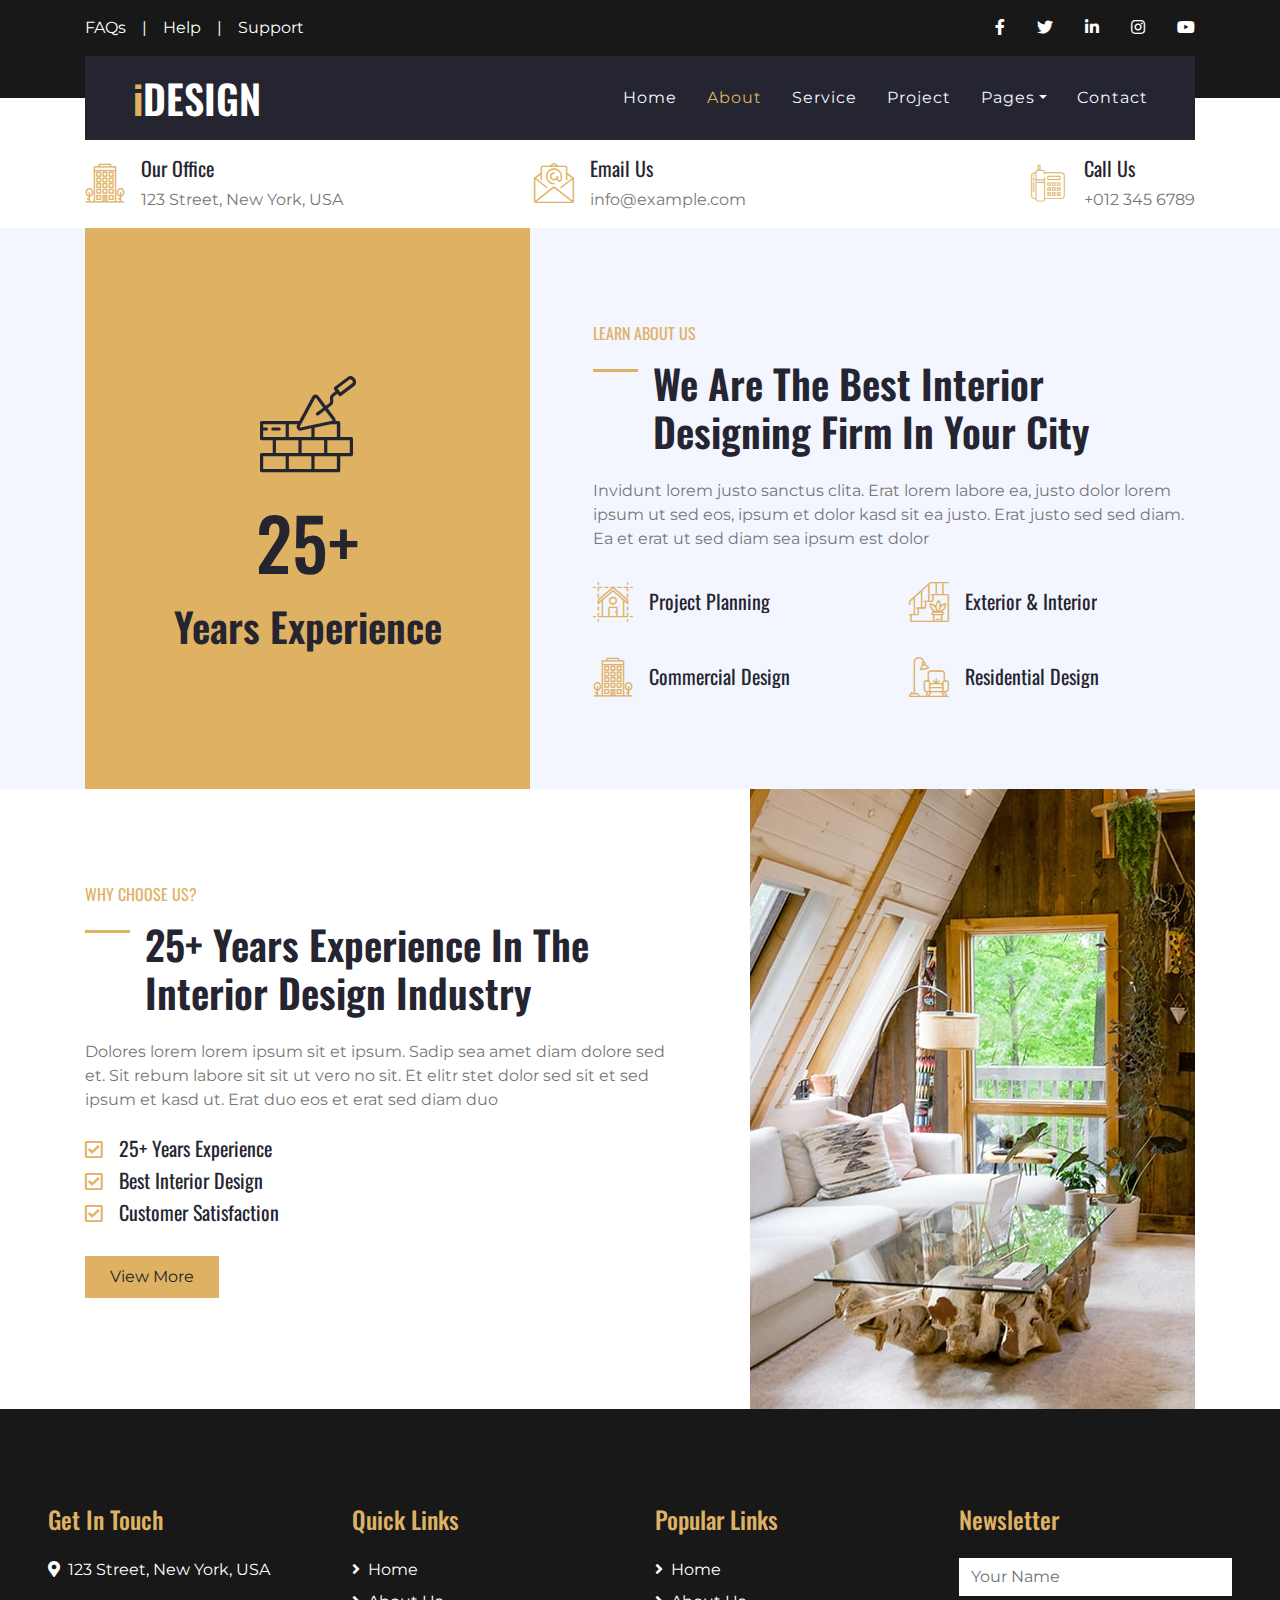
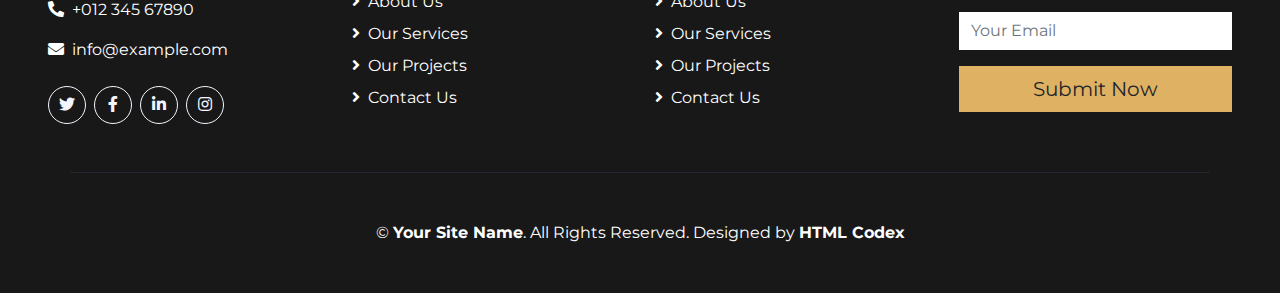
<file: about.html>
<!DOCTYPE html>
<html lang="en">

<head>
    <meta charset="utf-8">
    <title>iDESIGN - Interior Design HTML Template</title>
    <meta content="width=device-width, initial-scale=1.0" name="viewport">
    <meta content="Free HTML Templates" name="keywords">
    <meta content="Free HTML Templates" name="description">

    <!-- Favicon -->
    <link href="img/favicon.ico" rel="icon">

    <!-- Google Web Fonts -->
    <link href="https://fonts.googleapis.com/css2?family=Montserrat&family=Oswald:wght@400;500;600&display=swap" rel="stylesheet"> 

    <!-- Font Awesome -->
    <link href="https://cdnjs.cloudflare.com/ajax/libs/font-awesome/5.10.0/css/all.min.css" rel="stylesheet">

    <!-- Flaticon Font -->
    <link href="lib/flaticon/font/flaticon.css" rel="stylesheet">

    <!-- Libraries Stylesheet -->
    <link href="lib/owlcarousel/assets/owl.carousel.min.css" rel="stylesheet">
    <link href="lib/lightbox/css/lightbox.min.css" rel="stylesheet">

    <!-- Customized Bootstrap Stylesheet -->
    <link href="css/style.css" rel="stylesheet">
</head>

<body>
    <!-- Topbar Start -->
    <div class="container-fluid bg-dark py-3">
        <div class="container">
            <div class="row">
                <div class="col-md-6 text-center text-lg-left mb-2 mb-lg-0">
                    <div class="d-inline-flex align-items-center">
                        <a class="text-white pr-3" href="">FAQs</a>
                        <span class="text-white">|</span>
                        <a class="text-white px-3" href="">Help</a>
                        <span class="text-white">|</span>
                        <a class="text-white pl-3" href="">Support</a>
                    </div>
                </div>
                <div class="col-md-6 text-center text-lg-right">
                    <div class="d-inline-flex align-items-center">
                        <a class="text-white px-3" href="">
                            <i class="fab fa-facebook-f"></i>
                        </a>
                        <a class="text-white px-3" href="">
                            <i class="fab fa-twitter"></i>
                        </a>
                        <a class="text-white px-3" href="">
                            <i class="fab fa-linkedin-in"></i>
                        </a>
                        <a class="text-white px-3" href="">
                            <i class="fab fa-instagram"></i>
                        </a>
                        <a class="text-white pl-3" href="">
                            <i class="fab fa-youtube"></i>
                        </a>
                    </div>
                </div>
            </div>
        </div>
    </div>
    <!-- Topbar End -->


    <!-- Navbar Start -->
    <div class="container-fluid position-relative nav-bar p-0">
        <div class="container position-relative" style="z-index: 9;">
            <nav class="navbar navbar-expand-lg bg-secondary navbar-dark py-3 py-lg-0 pl-3 pl-lg-5">
                <a href="" class="navbar-brand">
                    <h1 class="m-0 display-5 text-white"><span class="text-primary">i</span>DESIGN</h1>
                </a>
                <button type="button" class="navbar-toggler" data-toggle="collapse" data-target="#navbarCollapse">
                    <span class="navbar-toggler-icon"></span>
                </button>
                <div class="collapse navbar-collapse justify-content-between px-3" id="navbarCollapse">
                    <div class="navbar-nav ml-auto py-0">
                        <a href="index.html" class="nav-item nav-link">Home</a>
                        <a href="about.html" class="nav-item nav-link active">About</a>
                        <a href="service.html" class="nav-item nav-link">Service</a>
                        <a href="project.html" class="nav-item nav-link">Project</a>
                        <div class="nav-item dropdown">
                            <a href="#" class="nav-link dropdown-toggle" data-toggle="dropdown">Pages</a>
                            <div class="dropdown-menu rounded-0 m-0">
                                <a href="blog.html" class="dropdown-item">Blog Grid</a>
                                <a href="single.html" class="dropdown-item">Blog Detail</a>
                            </div>
                        </div>
                        <a href="contact.html" class="nav-item nav-link">Contact</a>
                    </div>
                </div>
            </nav>
        </div>
    </div>
    <!-- Navbar End -->


    <!-- Under Nav Start -->
    <div class="container-fluid bg-white py-3">
        <div class="container">
            <div class="row">
                <div class="col-lg-4 text-left mb-3 mb-lg-0">
                    <div class="d-inline-flex text-left">
                        <h1 class="flaticon-office font-weight-normal text-primary m-0 mr-3"></h1>
                        <div class="d-flex flex-column">
                            <h5>Our Office</h5>
                            <p class="m-0">123 Street, New York, USA</p>
                        </div>
                    </div>
                </div>
                <div class="col-lg-4 text-left text-lg-center mb-3 mb-lg-0">
                    <div class="d-inline-flex text-left">
                        <h1 class="flaticon-email font-weight-normal text-primary m-0 mr-3"></h1>
                        <div class="d-flex flex-column">
                            <h5>Email Us</h5>
                            <p class="m-0">info@example.com</p>
                        </div>
                    </div>
                </div>
                <div class="col-lg-4 text-left text-lg-right mb-3 mb-lg-0">
                    <div class="d-inline-flex text-left">
                        <h1 class="flaticon-telephone font-weight-normal text-primary m-0 mr-3"></h1>
                        <div class="d-flex flex-column">
                            <h5>Call Us</h5>
                            <p class="m-0">+012 345 6789</p>
                        </div>
                    </div>
                </div>
            </div>
        </div>
    </div>
    <!-- Under Nav End -->


    <!-- Page Header Start -->
    <!-- <div class="container-fluid bg-secondary py-5">
        <div class="container py-5">
            <div class="row align-items-center py-4">
                <div class="col-md-6 text-center text-md-left">
                    <h1 class="mb-4 mb-md-0 text-primary text-uppercase">About Us</h1>
                </div>
                <div class="col-md-6 text-center text-md-right">
                    <div class="d-inline-flex align-items-center">
                        <a class="btn btn-outline-primary" href="">Home</a>
                        <i class="fas fa-angle-double-right text-primary mx-2"></i>
                        <a class="btn btn-outline-primary disabled" href="">About Us</a>
                    </div>
                </div>
            </div>
        </div>
    </div> -->
    <!-- Page Header Start -->


    <!-- About Start -->
    <div class="container-fluid bg-light">
        <div class="container">
            <div class="row">
                <div class="col-lg-5">
                    <div class="d-flex flex-column align-items-center justify-content-center bg-primary h-100 py-5 px-3">
                        <i class="flaticon-brickwall display-1 font-weight-normal text-secondary mb-3"></i>
                        <h4 class="display-3 mb-3">25+</h4>
                        <h1 class="m-0">Years Experience</h1>
                    </div>
                </div>
                <div class="col-lg-7 m-0 my-lg-5 pt-5 pb-5 pb-lg-2 pl-lg-5">
                    <h6 class="text-primary font-weight-normal text-uppercase mb-3">Learn About Us</h6>
                    <h1 class="mb-4 section-title">We Are The Best Interior Designing Firm In Your City</h1>
                    <p>Invidunt lorem justo sanctus clita. Erat lorem labore ea, justo dolor lorem ipsum ut sed eos, ipsum et dolor kasd sit ea justo. Erat justo sed sed diam. Ea et erat ut sed diam sea ipsum est dolor</p>
                    <div class="row py-2">
                        <div class="col-sm-6">
                            <div class="d-flex align-items-center mb-4">
                                <h1 class="flaticon-house font-weight-normal text-primary m-0 mr-3"></h1>
                                <h5 class="text-truncate m-0">Project Planning</h5>
                            </div>
                        </div>
                        <div class="col-sm-6">
                            <div class="d-flex align-items-center mb-4">
                                <h1 class="flaticon-stairs font-weight-normal text-primary m-0 mr-3"></h1>
                                <h5 class="text-truncate m-0">Exterior & Interior</h5>
                            </div>
                        </div>
                        <div class="col-sm-6">
                            <div class="d-flex align-items-center mb-4">
                                <h1 class="flaticon-office font-weight-normal text-primary m-0 mr-3"></h1>
                                <h5 class="text-truncate m-0">Commercial Design</h5>
                            </div>
                        </div>
                        <div class="col-sm-6">
                            <div class="d-flex align-items-center mb-4">
                                <h1 class="flaticon-living-room font-weight-normal text-primary m-0 mr-3"></h1>
                                <h5 class="text-truncate m-0">Residential Design</h5>
                            </div>
                        </div>
                    </div>
                </div>
            </div>
        </div>
    </div>
    <!-- About End -->


    <!-- Features Start -->
    <div class="container-fluid bg-white">
        <div class="container">
            <div class="row">
                <div class="col-lg-7 mt-5 py-5 pr-lg-5">
                    <h6 class="text-primary font-weight-normal text-uppercase mb-3">Why Choose Us?</h6>
                    <h1 class="mb-4 section-title">25+ Years Experience In The Interior Design Industry</h1>
                    <p class="mb-4">Dolores lorem lorem ipsum sit et ipsum. Sadip sea amet diam dolore sed et. Sit rebum labore sit sit ut vero no sit. Et elitr stet dolor sed sit et sed ipsum et kasd ut. Erat duo eos et erat sed diam duo</p>
                    <ul class="list-inline">
                        <li><h5><i class="far fa-check-square text-primary mr-3"></i>25+ Years Experience</h5></li>
                        <li><h5><i class="far fa-check-square text-primary mr-3"></i>Best Interior Design</h5></li>
                        <li><h5><i class="far fa-check-square text-primary mr-3"></i>Customer Satisfaction</h5></li>
                    </ul>
                    <a href="" class="btn btn-primary mt-3 py-2 px-4">View More</a>
                </div>
                <div class="col-lg-5">
                    <div class="d-flex flex-column align-items-center justify-content-center h-100 overflow-hidden">
                        <img class="h-100" src="img/feature.jpg" alt="">
                    </div>
                </div>
            </div>
        </div>
    </div>
    <!-- Features End -->


    <!-- Team Start -->
    <!-- <div class="container-fluid bg-light">
        <div class="container">
            <div class="row">
                <div class="col-md-4 col-sm-6">
                    <div class="py-5 px-4 h-100 bg-primary d-flex flex-column align-items-center justify-content-center">
                        <h6 class="text-white font-weight-normal text-uppercase mb-3">Our Team</h6>
                        <h1 class="mb-0 text-center">Meet Our Team Members</h1>
                    </div>
                </div>
                <div class="col-md-8 col-sm-6 p-0 py-sm-5">
                    <div class="owl-carousel team-carousel position-relative p-0 py-sm-5">
                        <div class="team d-flex flex-column text-center mx-3">
                            <div class="position-relative">
                                <img class="img-fluid w-100" src="img/team-1.jpg" alt="">
                                <div class="team-social d-flex align-items-center justify-content-center w-100 h-100 position-absolute">
                                    <a class="btn btn-outline-primary text-center mr-2 px-0" style="width: 38px; height: 38px;" href="#"><i class="fab fa-twitter"></i></a>
                                    <a class="btn btn-outline-primary text-center mr-2 px-0" style="width: 38px; height: 38px;" href="#"><i class="fab fa-facebook-f"></i></a>
                                    <a class="btn btn-outline-primary text-center px-0" style="width: 38px; height: 38px;" href="#"><i class="fab fa-linkedin-in"></i></a>
                                </div>
                            </div>
                            <div class="d-flex flex-column bg-secondary text-center py-3">
                                <h5 class="text-white">Name Goes Here</h5>
                                <p class="m-0">Designation</p>
                            </div>
                        </div>
                        <div class="team d-flex flex-column text-center mx-3">
                            <div class="position-relative">
                                <img class="img-fluid w-100" src="img/team-2.jpg" alt="">
                                <div class="team-social d-flex align-items-center justify-content-center w-100 h-100 position-absolute">
                                    <a class="btn btn-outline-primary text-center mr-2 px-0" style="width: 38px; height: 38px;" href="#"><i class="fab fa-twitter"></i></a>
                                    <a class="btn btn-outline-primary text-center mr-2 px-0" style="width: 38px; height: 38px;" href="#"><i class="fab fa-facebook-f"></i></a>
                                    <a class="btn btn-outline-primary text-center px-0" style="width: 38px; height: 38px;" href="#"><i class="fab fa-linkedin-in"></i></a>
                                </div>
                            </div>
                            <div class="d-flex flex-column bg-secondary text-center py-3">
                                <h5 class="text-white">Name Goes Here</h5>
                                <p class="m-0">Designation</p>
                            </div>
                        </div>
                        <div class="team d-flex flex-column text-center mx-3">
                            <div class="position-relative">
                                <img class="img-fluid w-100" src="img/team-3.jpg" alt="">
                                <div class="team-social d-flex align-items-center justify-content-center w-100 h-100 position-absolute">
                                    <a class="btn btn-outline-primary text-center mr-2 px-0" style="width: 38px; height: 38px;" href="#"><i class="fab fa-twitter"></i></a>
                                    <a class="btn btn-outline-primary text-center mr-2 px-0" style="width: 38px; height: 38px;" href="#"><i class="fab fa-facebook-f"></i></a>
                                    <a class="btn btn-outline-primary text-center px-0" style="width: 38px; height: 38px;" href="#"><i class="fab fa-linkedin-in"></i></a>
                                </div>
                            </div>
                            <div class="d-flex flex-column bg-secondary text-center py-3">
                                <h5 class="text-white">Name Goes Here</h5>
                                <p class="m-0">Designation</p>
                            </div>
                        </div>
                        <div class="team d-flex flex-column text-center mx-3">
                            <div class="position-relative">
                                <img class="img-fluid w-100" src="img/team-4.jpg" alt="">
                                <div class="team-social d-flex align-items-center justify-content-center w-100 h-100 position-absolute">
                                    <a class="btn btn-outline-primary text-center mr-2 px-0" style="width: 38px; height: 38px;" href="#"><i class="fab fa-twitter"></i></a>
                                    <a class="btn btn-outline-primary text-center mr-2 px-0" style="width: 38px; height: 38px;" href="#"><i class="fab fa-facebook-f"></i></a>
                                    <a class="btn btn-outline-primary text-center px-0" style="width: 38px; height: 38px;" href="#"><i class="fab fa-linkedin-in"></i></a>
                                </div>
                            </div>
                            <div class="d-flex flex-column bg-secondary text-center py-3">
                                <h5 class="text-white">Name Goes Here</h5>
                                <p class="m-0">Designation</p>
                            </div>
                        </div>
                    </div>
                </div>
            </div>
        </div>
    </div> -->
    <!-- Team End -->


    <!-- Footer Start -->
    <div class="container-fluid bg-dark text-white py-5 px-sm-3 px-md-5">
        <div class="row pt-5">
            <div class="col-lg-3 col-md-6 mb-5">
                <h4 class="text-primary mb-4">Get In Touch</h4>
                <p><i class="fa fa-map-marker-alt mr-2"></i>123 Street, New York, USA</p>
                <p><i class="fa fa-phone-alt mr-2"></i>+012 345 67890</p>
                <p><i class="fa fa-envelope mr-2"></i>info@example.com</p>
                <div class="d-flex justify-content-start mt-4">
                    <a class="btn btn-outline-light rounded-circle text-center mr-2 px-0" style="width: 38px; height: 38px;" href="#"><i class="fab fa-twitter"></i></a>
                    <a class="btn btn-outline-light rounded-circle text-center mr-2 px-0" style="width: 38px; height: 38px;" href="#"><i class="fab fa-facebook-f"></i></a>
                    <a class="btn btn-outline-light rounded-circle text-center mr-2 px-0" style="width: 38px; height: 38px;" href="#"><i class="fab fa-linkedin-in"></i></a>
                    <a class="btn btn-outline-light rounded-circle text-center mr-2 px-0" style="width: 38px; height: 38px;" href="#"><i class="fab fa-instagram"></i></a>
                </div>
            </div>
            <div class="col-lg-3 col-md-6 mb-5">
                <h4 class="text-primary mb-4">Quick Links</h4>
                <div class="d-flex flex-column justify-content-start">
                    <a class="text-white mb-2" href="#"><i class="fa fa-angle-right mr-2"></i>Home</a>
                    <a class="text-white mb-2" href="#"><i class="fa fa-angle-right mr-2"></i>About Us</a>
                    <a class="text-white mb-2" href="#"><i class="fa fa-angle-right mr-2"></i>Our Services</a>
                    <a class="text-white mb-2" href="#"><i class="fa fa-angle-right mr-2"></i>Our Projects</a>
                    <a class="text-white" href="#"><i class="fa fa-angle-right mr-2"></i>Contact Us</a>
                </div>
            </div>
            <div class="col-lg-3 col-md-6 mb-5">
                <h4 class="text-primary mb-4">Popular Links</h4>
                <div class="d-flex flex-column justify-content-start">
                    <a class="text-white mb-2" href="#"><i class="fa fa-angle-right mr-2"></i>Home</a>
                    <a class="text-white mb-2" href="#"><i class="fa fa-angle-right mr-2"></i>About Us</a>
                    <a class="text-white mb-2" href="#"><i class="fa fa-angle-right mr-2"></i>Our Services</a>
                    <a class="text-white mb-2" href="#"><i class="fa fa-angle-right mr-2"></i>Our Projects</a>
                    <a class="text-white" href="#"><i class="fa fa-angle-right mr-2"></i>Contact Us</a>
                </div>
            </div>
            <div class="col-lg-3 col-md-6 mb-5">
                <h4 class="text-primary mb-4">Newsletter</h4>
                <form action="">
                    <div class="form-group">
                        <input type="text" class="form-control border-0" placeholder="Your Name" required="required" />
                    </div>
                    <div class="form-group">
                        <input type="email" class="form-control border-0" placeholder="Your Email" required="required" />
                    </div>
                    <div>
                        <button class="btn btn-lg btn-primary btn-block border-0" type="submit">Submit Now</button>
                    </div>
                </form>
            </div>
        </div>
        <div class="container border-top border-secondary pt-5">
            <p class="m-0 text-center text-white">
                &copy; <a class="text-white font-weight-bold" href="#">Your Site Name</a>. All Rights Reserved. 
				
				<!--/*** This template is free as long as you keep the footer author’s credit link/attribution link/backlink. If you'd like to use the template without the footer author’s credit link/attribution link/backlink, you can purchase the Credit Removal License from "https://htmlcodex.com/credit-removal". Thank you for your support. ***/-->
				Designed by <a class="text-white font-weight-bold" href="https://htmlcodex.com">HTML Codex</a>
            </p>
        </div>
    </div>
    <!-- Footer End -->


    <!-- Back to Top -->
    <a href="#" class="btn btn-lg btn-primary back-to-top"><i class="fa fa-angle-double-up"></i></a>


    <!-- JavaScript Libraries -->
    <script src="https://code.jquery.com/jquery-3.4.1.min.js"></script>
    <script src="https://stackpath.bootstrapcdn.com/bootstrap/4.4.1/js/bootstrap.bundle.min.js"></script>
    <script src="lib/easing/easing.min.js"></script>
    <script src="lib/owlcarousel/owl.carousel.min.js"></script>
    <script src="lib/isotope/isotope.pkgd.min.js"></script>
    <script src="lib/lightbox/js/lightbox.min.js"></script>

    <!-- Contact Javascript File -->
    <script src="mail/jqBootstrapValidation.min.js"></script>
    <script src="mail/contact.js"></script>

    <!-- Template Javascript -->
    <script src="js/main.js"></script>
</body>

</html>
</file>
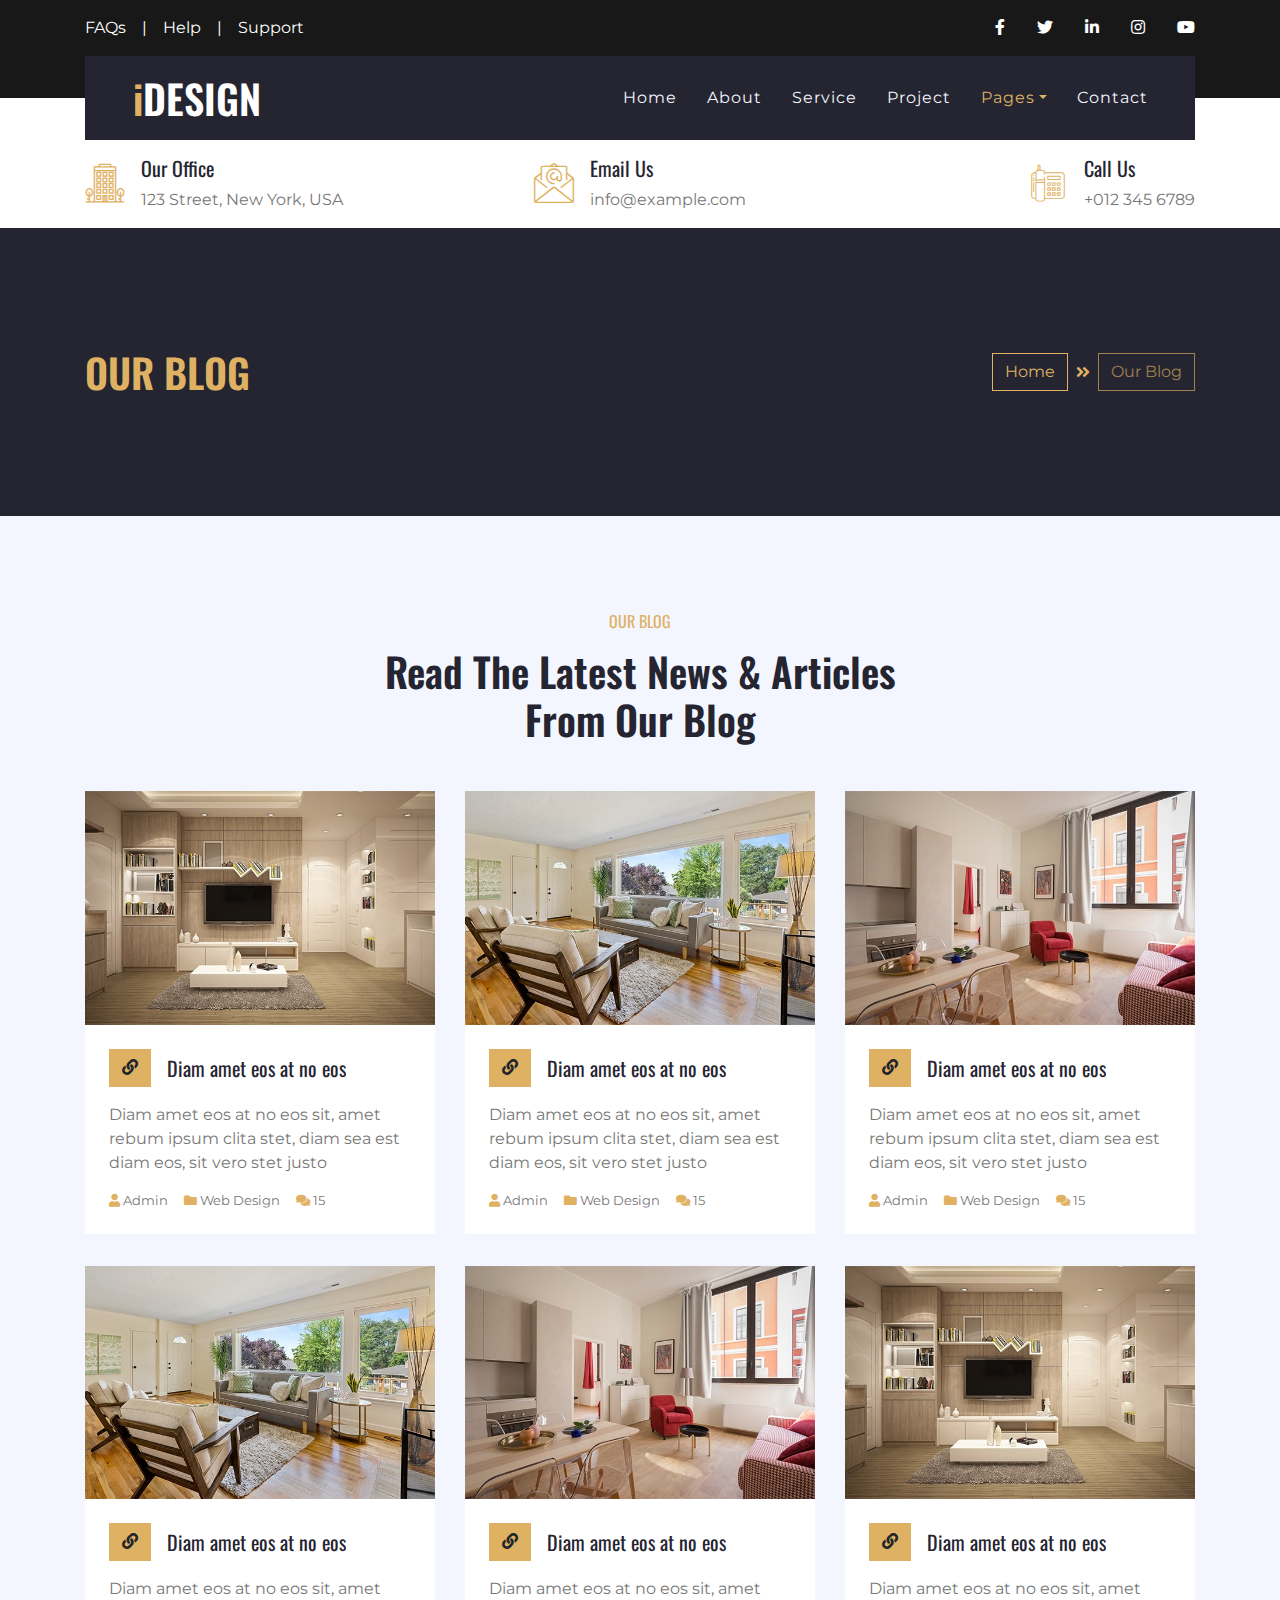
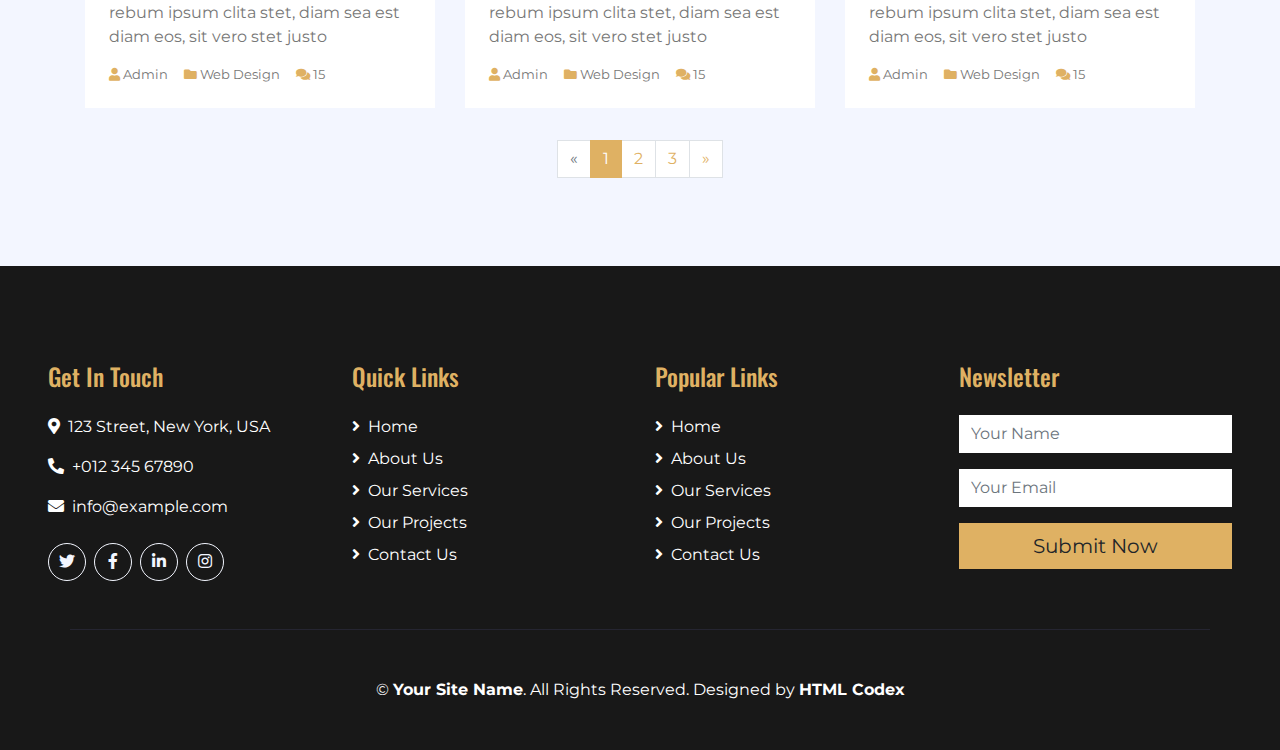
<file: blog.html>
<!DOCTYPE html>
<html lang="en">

<head>
    <meta charset="utf-8">
    <title>iDESIGN - Interior Design HTML Template</title>
    <meta content="width=device-width, initial-scale=1.0" name="viewport">
    <meta content="Free HTML Templates" name="keywords">
    <meta content="Free HTML Templates" name="description">

    <!-- Favicon -->
    <link href="img/favicon.ico" rel="icon">

    <!-- Google Web Fonts -->
    <link href="https://fonts.googleapis.com/css2?family=Montserrat&family=Oswald:wght@400;500;600&display=swap" rel="stylesheet"> 

    <!-- Font Awesome -->
    <link href="https://cdnjs.cloudflare.com/ajax/libs/font-awesome/5.10.0/css/all.min.css" rel="stylesheet">

    <!-- Flaticon Font -->
    <link href="lib/flaticon/font/flaticon.css" rel="stylesheet">

    <!-- Libraries Stylesheet -->
    <link href="lib/owlcarousel/assets/owl.carousel.min.css" rel="stylesheet">
    <link href="lib/lightbox/css/lightbox.min.css" rel="stylesheet">

    <!-- Customized Bootstrap Stylesheet -->
    <link href="css/style.css" rel="stylesheet">
</head>

<body>
    <!-- Topbar Start -->
    <div class="container-fluid bg-dark py-3">
        <div class="container">
            <div class="row">
                <div class="col-md-6 text-center text-lg-left mb-2 mb-lg-0">
                    <div class="d-inline-flex align-items-center">
                        <a class="text-white pr-3" href="">FAQs</a>
                        <span class="text-white">|</span>
                        <a class="text-white px-3" href="">Help</a>
                        <span class="text-white">|</span>
                        <a class="text-white pl-3" href="">Support</a>
                    </div>
                </div>
                <div class="col-md-6 text-center text-lg-right">
                    <div class="d-inline-flex align-items-center">
                        <a class="text-white px-3" href="">
                            <i class="fab fa-facebook-f"></i>
                        </a>
                        <a class="text-white px-3" href="">
                            <i class="fab fa-twitter"></i>
                        </a>
                        <a class="text-white px-3" href="">
                            <i class="fab fa-linkedin-in"></i>
                        </a>
                        <a class="text-white px-3" href="">
                            <i class="fab fa-instagram"></i>
                        </a>
                        <a class="text-white pl-3" href="">
                            <i class="fab fa-youtube"></i>
                        </a>
                    </div>
                </div>
            </div>
        </div>
    </div>
    <!-- Topbar End -->


    <!-- Navbar Start -->
    <div class="container-fluid position-relative nav-bar p-0">
        <div class="container position-relative" style="z-index: 9;">
            <nav class="navbar navbar-expand-lg bg-secondary navbar-dark py-3 py-lg-0 pl-3 pl-lg-5">
                <a href="" class="navbar-brand">
                    <h1 class="m-0 display-5 text-white"><span class="text-primary">i</span>DESIGN</h1>
                </a>
                <button type="button" class="navbar-toggler" data-toggle="collapse" data-target="#navbarCollapse">
                    <span class="navbar-toggler-icon"></span>
                </button>
                <div class="collapse navbar-collapse justify-content-between px-3" id="navbarCollapse">
                    <div class="navbar-nav ml-auto py-0">
                        <a href="index.html" class="nav-item nav-link">Home</a>
                        <a href="about.html" class="nav-item nav-link">About</a>
                        <a href="service.html" class="nav-item nav-link">Service</a>
                        <a href="project.html" class="nav-item nav-link">Project</a>
                        <div class="nav-item dropdown">
                            <a href="#" class="nav-link dropdown-toggle active" data-toggle="dropdown">Pages</a>
                            <div class="dropdown-menu rounded-0 m-0">
                                <a href="blog.html" class="dropdown-item">Blog Grid</a>
                                <a href="single.html" class="dropdown-item">Blog Detail</a>
                            </div>
                        </div>
                        <a href="contact.html" class="nav-item nav-link">Contact</a>
                    </div>
                </div>
            </nav>
        </div>
    </div>
    <!-- Navbar End -->


    <!-- Under Nav Start -->
    <div class="container-fluid bg-white py-3">
        <div class="container">
            <div class="row">
                <div class="col-lg-4 text-left mb-3 mb-lg-0">
                    <div class="d-inline-flex text-left">
                        <h1 class="flaticon-office font-weight-normal text-primary m-0 mr-3"></h1>
                        <div class="d-flex flex-column">
                            <h5>Our Office</h5>
                            <p class="m-0">123 Street, New York, USA</p>
                        </div>
                    </div>
                </div>
                <div class="col-lg-4 text-left text-lg-center mb-3 mb-lg-0">
                    <div class="d-inline-flex text-left">
                        <h1 class="flaticon-email font-weight-normal text-primary m-0 mr-3"></h1>
                        <div class="d-flex flex-column">
                            <h5>Email Us</h5>
                            <p class="m-0">info@example.com</p>
                        </div>
                    </div>
                </div>
                <div class="col-lg-4 text-left text-lg-right mb-3 mb-lg-0">
                    <div class="d-inline-flex text-left">
                        <h1 class="flaticon-telephone font-weight-normal text-primary m-0 mr-3"></h1>
                        <div class="d-flex flex-column">
                            <h5>Call Us</h5>
                            <p class="m-0">+012 345 6789</p>
                        </div>
                    </div>
                </div>
            </div>
        </div>
    </div>
    <!-- Under Nav End -->


    <!-- Page Header Start -->
    <div class="container-fluid bg-secondary py-5">
        <div class="container py-5">
            <div class="row align-items-center py-4">
                <div class="col-md-6 text-center text-md-left">
                    <h1 class="mb-4 mb-md-0 text-primary text-uppercase">Our Blog</h1>
                </div>
                <div class="col-md-6 text-center text-md-right">
                    <div class="d-inline-flex align-items-center">
                        <a class="btn btn-outline-primary" href="">Home</a>
                        <i class="fas fa-angle-double-right text-primary mx-2"></i>
                        <a class="btn btn-outline-primary disabled" href="">Our Blog</a>
                    </div>
                </div>
            </div>
        </div>
    </div>
    <!-- Page Header Start -->


    <!-- Blog Start -->
    <div class="container-fluid bg-light pt-5">
        <div class="container py-5">
            <div class="row justify-content-center">
                <div class="col-lg-6 col-md-8 col text-center mb-4">
                    <h6 class="text-primary font-weight-normal text-uppercase mb-3">Our Blog</h6>
                    <h1 class="mb-4">Read The Latest News & Articles From Our Blog</h1>
                </div>
            </div>
            <div class="row pb-3">
                <div class="col-md-4 mb-4">
                    <div class="card border-0 mb-2">
                        <img class="card-img-top" src="img/blog-1.jpg" alt="">
                        <div class="card-body bg-white p-4">
                            <div class="d-flex align-items-center mb-3">
                                <a class="btn btn-primary" href=""><i class="fa fa-link"></i></a>
                                <h5 class="m-0 ml-3 text-truncate">Diam amet eos at no eos</h5>
                            </div>
                            <p>Diam amet eos at no eos sit, amet rebum ipsum clita stet, diam sea est diam eos, sit vero stet justo</p>
                            <div class="d-flex">
                                <small class="mr-3"><i class="fa fa-user text-primary"></i> Admin</small>
                                <small class="mr-3"><i class="fa fa-folder text-primary"></i> Web Design</small>
                                <small class="mr-3"><i class="fa fa-comments text-primary"></i> 15</small>
                            </div>
                        </div>
                    </div>
                </div>
                <div class="col-md-4 mb-4">
                    <div class="card border-0 mb-2">
                        <img class="card-img-top" src="img/blog-2.jpg" alt="">
                        <div class="card-body bg-white p-4">
                            <div class="d-flex align-items-center mb-3">
                                <a class="btn btn-primary" href=""><i class="fa fa-link"></i></a>
                                <h5 class="m-0 ml-3 text-truncate">Diam amet eos at no eos</h5>
                            </div>
                            <p>Diam amet eos at no eos sit, amet rebum ipsum clita stet, diam sea est diam eos, sit vero stet justo</p>
                            <div class="d-flex">
                                <small class="mr-3"><i class="fa fa-user text-primary"></i> Admin</small>
                                <small class="mr-3"><i class="fa fa-folder text-primary"></i> Web Design</small>
                                <small class="mr-3"><i class="fa fa-comments text-primary"></i> 15</small>
                            </div>
                        </div>
                    </div>
                </div>
                <div class="col-md-4 mb-4">
                    <div class="card border-0 mb-2">
                        <img class="card-img-top" src="img/blog-3.jpg" alt="">
                        <div class="card-body bg-white p-4">
                            <div class="d-flex align-items-center mb-3">
                                <a class="btn btn-primary" href=""><i class="fa fa-link"></i></a>
                                <h5 class="m-0 ml-3 text-truncate">Diam amet eos at no eos</h5>
                            </div>
                            <p>Diam amet eos at no eos sit, amet rebum ipsum clita stet, diam sea est diam eos, sit vero stet justo</p>
                            <div class="d-flex">
                                <small class="mr-3"><i class="fa fa-user text-primary"></i> Admin</small>
                                <small class="mr-3"><i class="fa fa-folder text-primary"></i> Web Design</small>
                                <small class="mr-3"><i class="fa fa-comments text-primary"></i> 15</small>
                            </div>
                        </div>
                    </div>
                </div>
                <div class="col-md-4 mb-4">
                    <div class="card border-0 mb-2">
                        <img class="card-img-top" src="img/blog-2.jpg" alt="">
                        <div class="card-body bg-white p-4">
                            <div class="d-flex align-items-center mb-3">
                                <a class="btn btn-primary" href=""><i class="fa fa-link"></i></a>
                                <h5 class="m-0 ml-3 text-truncate">Diam amet eos at no eos</h5>
                            </div>
                            <p>Diam amet eos at no eos sit, amet rebum ipsum clita stet, diam sea est diam eos, sit vero stet justo</p>
                            <div class="d-flex">
                                <small class="mr-3"><i class="fa fa-user text-primary"></i> Admin</small>
                                <small class="mr-3"><i class="fa fa-folder text-primary"></i> Web Design</small>
                                <small class="mr-3"><i class="fa fa-comments text-primary"></i> 15</small>
                            </div>
                        </div>
                    </div>
                </div>
                <div class="col-md-4 mb-4">
                    <div class="card border-0 mb-2">
                        <img class="card-img-top" src="img/blog-3.jpg" alt="">
                        <div class="card-body bg-white p-4">
                            <div class="d-flex align-items-center mb-3">
                                <a class="btn btn-primary" href=""><i class="fa fa-link"></i></a>
                                <h5 class="m-0 ml-3 text-truncate">Diam amet eos at no eos</h5>
                            </div>
                            <p>Diam amet eos at no eos sit, amet rebum ipsum clita stet, diam sea est diam eos, sit vero stet justo</p>
                            <div class="d-flex">
                                <small class="mr-3"><i class="fa fa-user text-primary"></i> Admin</small>
                                <small class="mr-3"><i class="fa fa-folder text-primary"></i> Web Design</small>
                                <small class="mr-3"><i class="fa fa-comments text-primary"></i> 15</small>
                            </div>
                        </div>
                    </div>
                </div>
                <div class="col-md-4 mb-4">
                    <div class="card border-0 mb-2">
                        <img class="card-img-top" src="img/blog-1.jpg" alt="">
                        <div class="card-body bg-white p-4">
                            <div class="d-flex align-items-center mb-3">
                                <a class="btn btn-primary" href=""><i class="fa fa-link"></i></a>
                                <h5 class="m-0 ml-3 text-truncate">Diam amet eos at no eos</h5>
                            </div>
                            <p>Diam amet eos at no eos sit, amet rebum ipsum clita stet, diam sea est diam eos, sit vero stet justo</p>
                            <div class="d-flex">
                                <small class="mr-3"><i class="fa fa-user text-primary"></i> Admin</small>
                                <small class="mr-3"><i class="fa fa-folder text-primary"></i> Web Design</small>
                                <small class="mr-3"><i class="fa fa-comments text-primary"></i> 15</small>
                            </div>
                        </div>
                    </div>
                </div>
                <div class="col-md-12 mb-4">
                    <nav aria-label="Page navigation">
                      <ul class="pagination justify-content-center mb-0">
                        <li class="page-item disabled">
                          <a class="page-link" href="#" aria-label="Previous">
                            <span aria-hidden="true">&laquo;</span>
                            <span class="sr-only">Previous</span>
                          </a>
                        </li>
                        <li class="page-item active"><a class="page-link" href="#">1</a></li>
                        <li class="page-item"><a class="page-link" href="#">2</a></li>
                        <li class="page-item"><a class="page-link" href="#">3</a></li>
                        <li class="page-item">
                          <a class="page-link" href="#" aria-label="Next">
                            <span aria-hidden="true">&raquo;</span>
                            <span class="sr-only">Next</span>
                          </a>
                        </li>
                      </ul>
                    </nav>
                </div>
            </div>
        </div>
    </div>
    <!-- Blog End -->


    <!-- Footer Start -->
    <div class="container-fluid bg-dark text-white py-5 px-sm-3 px-md-5">
        <div class="row pt-5">
            <div class="col-lg-3 col-md-6 mb-5">
                <h4 class="text-primary mb-4">Get In Touch</h4>
                <p><i class="fa fa-map-marker-alt mr-2"></i>123 Street, New York, USA</p>
                <p><i class="fa fa-phone-alt mr-2"></i>+012 345 67890</p>
                <p><i class="fa fa-envelope mr-2"></i>info@example.com</p>
                <div class="d-flex justify-content-start mt-4">
                    <a class="btn btn-outline-light rounded-circle text-center mr-2 px-0" style="width: 38px; height: 38px;" href="#"><i class="fab fa-twitter"></i></a>
                    <a class="btn btn-outline-light rounded-circle text-center mr-2 px-0" style="width: 38px; height: 38px;" href="#"><i class="fab fa-facebook-f"></i></a>
                    <a class="btn btn-outline-light rounded-circle text-center mr-2 px-0" style="width: 38px; height: 38px;" href="#"><i class="fab fa-linkedin-in"></i></a>
                    <a class="btn btn-outline-light rounded-circle text-center mr-2 px-0" style="width: 38px; height: 38px;" href="#"><i class="fab fa-instagram"></i></a>
                </div>
            </div>
            <div class="col-lg-3 col-md-6 mb-5">
                <h4 class="text-primary mb-4">Quick Links</h4>
                <div class="d-flex flex-column justify-content-start">
                    <a class="text-white mb-2" href="#"><i class="fa fa-angle-right mr-2"></i>Home</a>
                    <a class="text-white mb-2" href="#"><i class="fa fa-angle-right mr-2"></i>About Us</a>
                    <a class="text-white mb-2" href="#"><i class="fa fa-angle-right mr-2"></i>Our Services</a>
                    <a class="text-white mb-2" href="#"><i class="fa fa-angle-right mr-2"></i>Our Projects</a>
                    <a class="text-white" href="#"><i class="fa fa-angle-right mr-2"></i>Contact Us</a>
                </div>
            </div>
            <div class="col-lg-3 col-md-6 mb-5">
                <h4 class="text-primary mb-4">Popular Links</h4>
                <div class="d-flex flex-column justify-content-start">
                    <a class="text-white mb-2" href="#"><i class="fa fa-angle-right mr-2"></i>Home</a>
                    <a class="text-white mb-2" href="#"><i class="fa fa-angle-right mr-2"></i>About Us</a>
                    <a class="text-white mb-2" href="#"><i class="fa fa-angle-right mr-2"></i>Our Services</a>
                    <a class="text-white mb-2" href="#"><i class="fa fa-angle-right mr-2"></i>Our Projects</a>
                    <a class="text-white" href="#"><i class="fa fa-angle-right mr-2"></i>Contact Us</a>
                </div>
            </div>
            <div class="col-lg-3 col-md-6 mb-5">
                <h4 class="text-primary mb-4">Newsletter</h4>
                <form action="">
                    <div class="form-group">
                        <input type="text" class="form-control border-0" placeholder="Your Name" required="required" />
                    </div>
                    <div class="form-group">
                        <input type="email" class="form-control border-0" placeholder="Your Email" required="required" />
                    </div>
                    <div>
                        <button class="btn btn-lg btn-primary btn-block border-0" type="submit">Submit Now</button>
                    </div>
                </form>
            </div>
        </div>
        <div class="container border-top border-secondary pt-5">
            <p class="m-0 text-center text-white">
                &copy; <a class="text-white font-weight-bold" href="#">Your Site Name</a>. All Rights Reserved. 
				
				<!--/*** This template is free as long as you keep the footer author’s credit link/attribution link/backlink. If you'd like to use the template without the footer author’s credit link/attribution link/backlink, you can purchase the Credit Removal License from "https://htmlcodex.com/credit-removal". Thank you for your support. ***/-->
				Designed by <a class="text-white font-weight-bold" href="https://htmlcodex.com">HTML Codex</a>
            </p>
        </div>
    </div>
    <!-- Footer End -->


    <!-- Back to Top -->
    <a href="#" class="btn btn-lg btn-primary back-to-top"><i class="fa fa-angle-double-up"></i></a>


    <!-- JavaScript Libraries -->
    <script src="https://code.jquery.com/jquery-3.4.1.min.js"></script>
    <script src="https://stackpath.bootstrapcdn.com/bootstrap/4.4.1/js/bootstrap.bundle.min.js"></script>
    <script src="lib/easing/easing.min.js"></script>
    <script src="lib/owlcarousel/owl.carousel.min.js"></script>
    <script src="lib/isotope/isotope.pkgd.min.js"></script>
    <script src="lib/lightbox/js/lightbox.min.js"></script>

    <!-- Contact Javascript File -->
    <script src="mail/jqBootstrapValidation.min.js"></script>
    <script src="mail/contact.js"></script>

    <!-- Template Javascript -->
    <script src="js/main.js"></script>
</body>

</html>
</file>
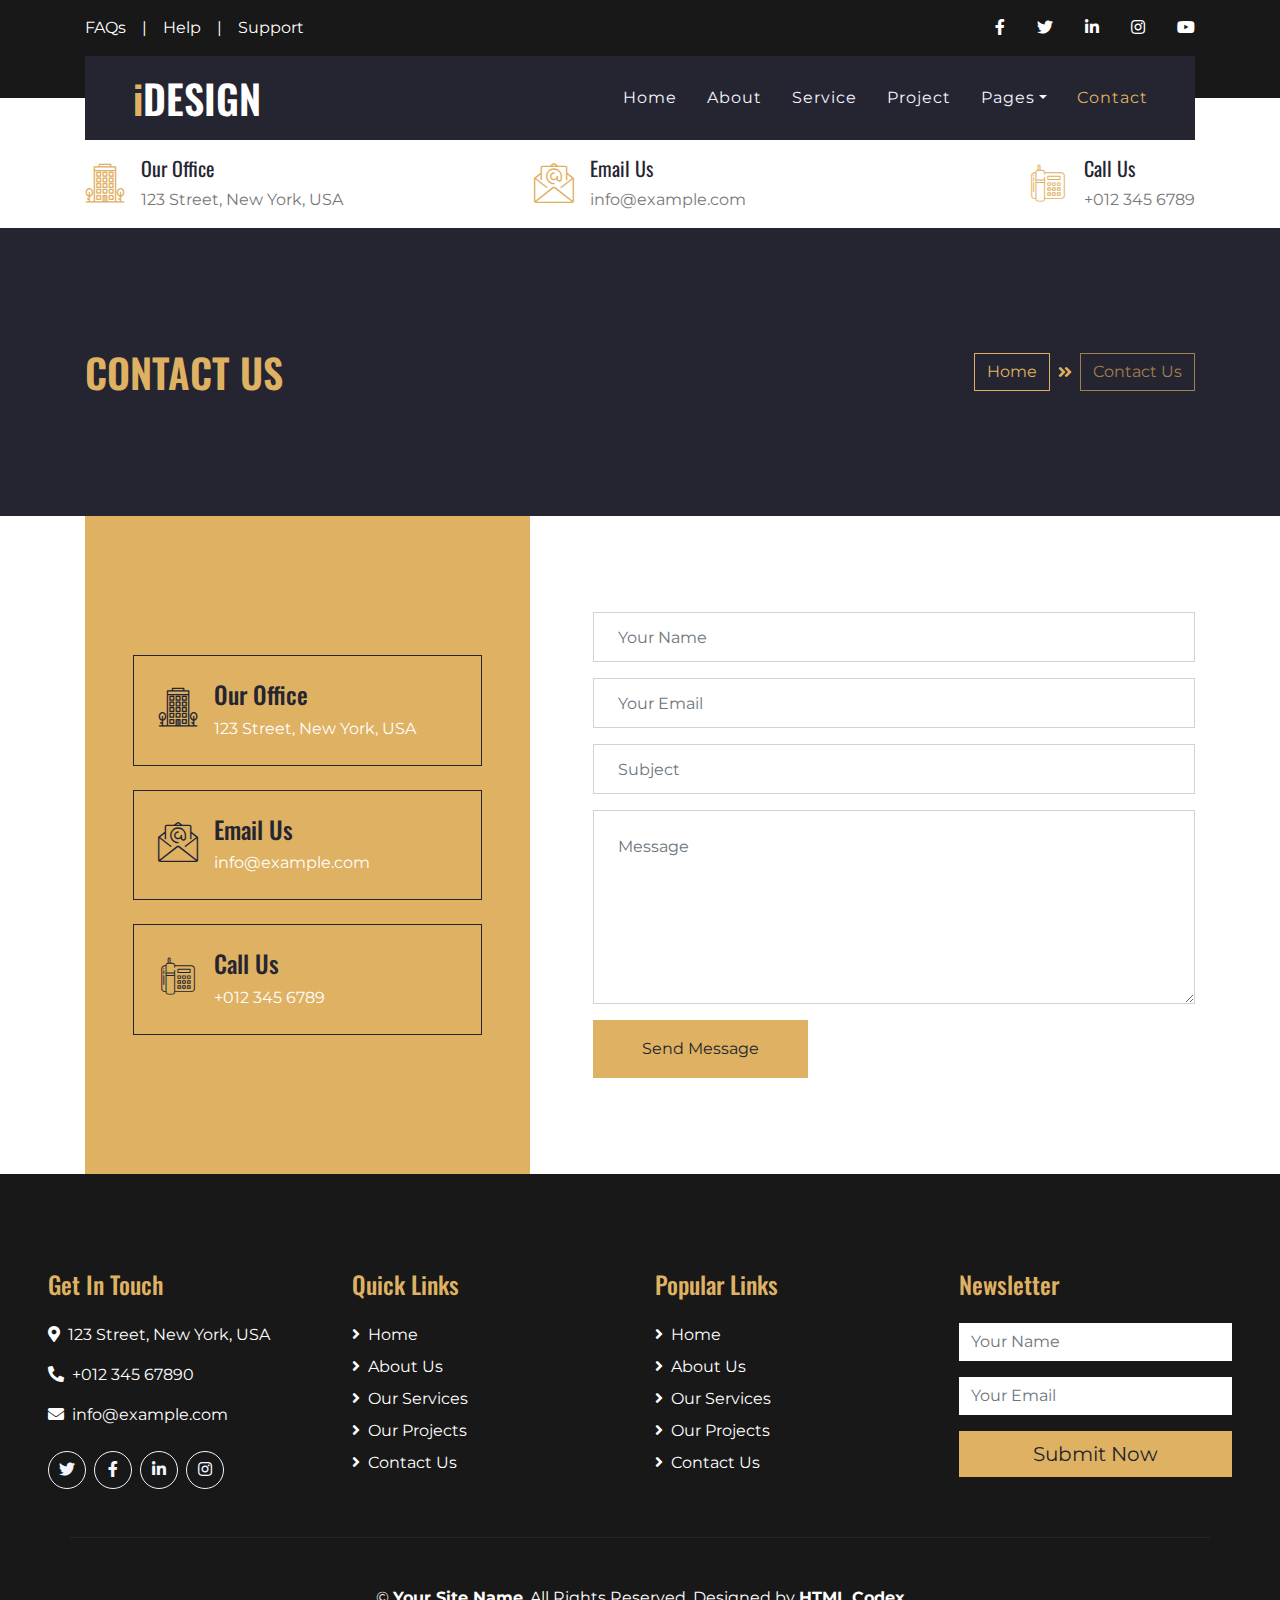
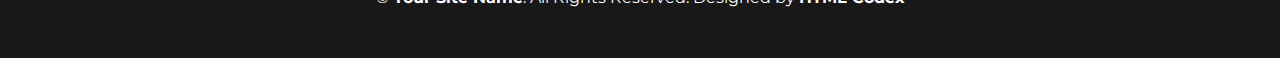
<file: contact.html>
<!DOCTYPE html>
<html lang="en">

<head>
    <meta charset="utf-8">
    <title>iDESIGN - Interior Design HTML Template</title>
    <meta content="width=device-width, initial-scale=1.0" name="viewport">
    <meta content="Free HTML Templates" name="keywords">
    <meta content="Free HTML Templates" name="description">

    <!-- Favicon -->
    <link href="img/favicon.ico" rel="icon">

    <!-- Google Web Fonts -->
    <link href="https://fonts.googleapis.com/css2?family=Montserrat&family=Oswald:wght@400;500;600&display=swap" rel="stylesheet"> 

    <!-- Font Awesome -->
    <link href="https://cdnjs.cloudflare.com/ajax/libs/font-awesome/5.10.0/css/all.min.css" rel="stylesheet">

    <!-- Flaticon Font -->
    <link href="lib/flaticon/font/flaticon.css" rel="stylesheet">

    <!-- Libraries Stylesheet -->
    <link href="lib/owlcarousel/assets/owl.carousel.min.css" rel="stylesheet">
    <link href="lib/lightbox/css/lightbox.min.css" rel="stylesheet">

    <!-- Customized Bootstrap Stylesheet -->
    <link href="css/style.css" rel="stylesheet">
</head>

<body>
    <!-- Topbar Start -->
    <div class="container-fluid bg-dark py-3">
        <div class="container">
            <div class="row">
                <div class="col-md-6 text-center text-lg-left mb-2 mb-lg-0">
                    <div class="d-inline-flex align-items-center">
                        <a class="text-white pr-3" href="">FAQs</a>
                        <span class="text-white">|</span>
                        <a class="text-white px-3" href="">Help</a>
                        <span class="text-white">|</span>
                        <a class="text-white pl-3" href="">Support</a>
                    </div>
                </div>
                <div class="col-md-6 text-center text-lg-right">
                    <div class="d-inline-flex align-items-center">
                        <a class="text-white px-3" href="">
                            <i class="fab fa-facebook-f"></i>
                        </a>
                        <a class="text-white px-3" href="">
                            <i class="fab fa-twitter"></i>
                        </a>
                        <a class="text-white px-3" href="">
                            <i class="fab fa-linkedin-in"></i>
                        </a>
                        <a class="text-white px-3" href="">
                            <i class="fab fa-instagram"></i>
                        </a>
                        <a class="text-white pl-3" href="">
                            <i class="fab fa-youtube"></i>
                        </a>
                    </div>
                </div>
            </div>
        </div>
    </div>
    <!-- Topbar End -->


    <!-- Navbar Start -->
    <div class="container-fluid position-relative nav-bar p-0">
        <div class="container position-relative" style="z-index: 9;">
            <nav class="navbar navbar-expand-lg bg-secondary navbar-dark py-3 py-lg-0 pl-3 pl-lg-5">
                <a href="" class="navbar-brand">
                    <h1 class="m-0 display-5 text-white"><span class="text-primary">i</span>DESIGN</h1>
                </a>
                <button type="button" class="navbar-toggler" data-toggle="collapse" data-target="#navbarCollapse">
                    <span class="navbar-toggler-icon"></span>
                </button>
                <div class="collapse navbar-collapse justify-content-between px-3" id="navbarCollapse">
                    <div class="navbar-nav ml-auto py-0">
                        <a href="index.html" class="nav-item nav-link">Home</a>
                        <a href="about.html" class="nav-item nav-link">About</a>
                        <a href="service.html" class="nav-item nav-link">Service</a>
                        <a href="project.html" class="nav-item nav-link">Project</a>
                        <div class="nav-item dropdown">
                            <a href="#" class="nav-link dropdown-toggle" data-toggle="dropdown">Pages</a>
                            <div class="dropdown-menu rounded-0 m-0">
                                <a href="blog.html" class="dropdown-item">Blog Grid</a>
                                <a href="single.html" class="dropdown-item">Blog Detail</a>
                            </div>
                        </div>
                        <a href="contact.html" class="nav-item nav-link active">Contact</a>
                    </div>
                </div>
            </nav>
        </div>
    </div>
    <!-- Navbar End -->


    <!-- Under Nav Start -->
    <div class="container-fluid bg-white py-3">
        <div class="container">
            <div class="row">
                <div class="col-lg-4 text-left mb-3 mb-lg-0">
                    <div class="d-inline-flex text-left">
                        <h1 class="flaticon-office font-weight-normal text-primary m-0 mr-3"></h1>
                        <div class="d-flex flex-column">
                            <h5>Our Office</h5>
                            <p class="m-0">123 Street, New York, USA</p>
                        </div>
                    </div>
                </div>
                <div class="col-lg-4 text-left text-lg-center mb-3 mb-lg-0">
                    <div class="d-inline-flex text-left">
                        <h1 class="flaticon-email font-weight-normal text-primary m-0 mr-3"></h1>
                        <div class="d-flex flex-column">
                            <h5>Email Us</h5>
                            <p class="m-0">info@example.com</p>
                        </div>
                    </div>
                </div>
                <div class="col-lg-4 text-left text-lg-right mb-3 mb-lg-0">
                    <div class="d-inline-flex text-left">
                        <h1 class="flaticon-telephone font-weight-normal text-primary m-0 mr-3"></h1>
                        <div class="d-flex flex-column">
                            <h5>Call Us</h5>
                            <p class="m-0">+012 345 6789</p>
                        </div>
                    </div>
                </div>
            </div>
        </div>
    </div>
    <!-- Under Nav End -->


    <!-- Page Header Start -->
    <div class="container-fluid bg-secondary py-5">
        <div class="container py-5">
            <div class="row align-items-center py-4">
                <div class="col-md-6 text-center text-md-left">
                    <h1 class="mb-4 mb-md-0 text-primary text-uppercase">Contact Us</h1>
                </div>
                <div class="col-md-6 text-center text-md-right">
                    <div class="d-inline-flex align-items-center">
                        <a class="btn btn-outline-primary" href="">Home</a>
                        <i class="fas fa-angle-double-right text-primary mx-2"></i>
                        <a class="btn btn-outline-primary disabled" href="">Contact Us</a>
                    </div>
                </div>
            </div>
        </div>
    </div>
    <!-- Page Header Start -->


    <!-- Contact Start -->
    <div class="container-fluid bg-white">
        <div class="container">
            <div class="row">
                <div class="col-lg-5">
                    <div class="d-flex flex-column justify-content-center bg-primary h-100 p-5">
                        <div class="d-inline-flex border border-secondary p-4 mb-4">
                            <h1 class="flaticon-office font-weight-normal text-secondary m-0 mr-3"></h1>
                            <div class="d-flex flex-column">
                                <h4>Our Office</h4>
                                <p class="m-0 text-white">123 Street, New York, USA</p>
                            </div>
                        </div>
                        <div class="d-inline-flex border border-secondary p-4 mb-4">
                            <h1 class="flaticon-email font-weight-normal text-secondary m-0 mr-3"></h1>
                            <div class="d-flex flex-column">
                                <h4>Email Us</h4>
                                <p class="m-0 text-white">info@example.com</p>
                            </div>
                        </div>
                        <div class="d-inline-flex border border-secondary p-4">
                            <h1 class="flaticon-telephone font-weight-normal text-secondary m-0 mr-3"></h1>
                            <div class="d-flex flex-column">
                                <h4>Call Us</h4>
                                <p class="m-0 text-white">+012 345 6789</p>
                            </div>
                        </div>
                    </div>
                </div>
                <div class="col-lg-7 mb-5 my-lg-5 py-5 pl-lg-5">
                    <div class="contact-form">
                        <div id="success"></div>
                        <form name="sentMessage" id="contactForm" novalidate="novalidate">
                            <div class="control-group">
                                <input type="text" class="form-control p-4" id="name" placeholder="Your Name" required="required" data-validation-required-message="Please enter your name" />
                                <p class="help-block text-danger"></p>
                            </div>
                            <div class="control-group">
                                <input type="email" class="form-control p-4" id="email" placeholder="Your Email" required="required" data-validation-required-message="Please enter your email" />
                                <p class="help-block text-danger"></p>
                            </div>
                            <div class="control-group">
                                <input type="text" class="form-control p-4" id="subject" placeholder="Subject" required="required" data-validation-required-message="Please enter a subject" />
                                <p class="help-block text-danger"></p>
                            </div>
                            <div class="control-group">
                                <textarea class="form-control p-4" rows="6" id="message" placeholder="Message" required="required" data-validation-required-message="Please enter your message"></textarea>
                                <p class="help-block text-danger"></p>
                            </div>
                            <div>
                                <button class="btn btn-primary py-3 px-5" type="submit" id="sendMessageButton">Send Message</button>
                            </div>
                        </form>
                    </div>
                </div>
            </div>
        </div>
    </div>
    <!-- Contact End -->


    <!-- Footer Start -->
    <div class="container-fluid bg-dark text-white py-5 px-sm-3 px-md-5">
        <div class="row pt-5">
            <div class="col-lg-3 col-md-6 mb-5">
                <h4 class="text-primary mb-4">Get In Touch</h4>
                <p><i class="fa fa-map-marker-alt mr-2"></i>123 Street, New York, USA</p>
                <p><i class="fa fa-phone-alt mr-2"></i>+012 345 67890</p>
                <p><i class="fa fa-envelope mr-2"></i>info@example.com</p>
                <div class="d-flex justify-content-start mt-4">
                    <a class="btn btn-outline-light rounded-circle text-center mr-2 px-0" style="width: 38px; height: 38px;" href="#"><i class="fab fa-twitter"></i></a>
                    <a class="btn btn-outline-light rounded-circle text-center mr-2 px-0" style="width: 38px; height: 38px;" href="#"><i class="fab fa-facebook-f"></i></a>
                    <a class="btn btn-outline-light rounded-circle text-center mr-2 px-0" style="width: 38px; height: 38px;" href="#"><i class="fab fa-linkedin-in"></i></a>
                    <a class="btn btn-outline-light rounded-circle text-center mr-2 px-0" style="width: 38px; height: 38px;" href="#"><i class="fab fa-instagram"></i></a>
                </div>
            </div>
            <div class="col-lg-3 col-md-6 mb-5">
                <h4 class="text-primary mb-4">Quick Links</h4>
                <div class="d-flex flex-column justify-content-start">
                    <a class="text-white mb-2" href="#"><i class="fa fa-angle-right mr-2"></i>Home</a>
                    <a class="text-white mb-2" href="#"><i class="fa fa-angle-right mr-2"></i>About Us</a>
                    <a class="text-white mb-2" href="#"><i class="fa fa-angle-right mr-2"></i>Our Services</a>
                    <a class="text-white mb-2" href="#"><i class="fa fa-angle-right mr-2"></i>Our Projects</a>
                    <a class="text-white" href="#"><i class="fa fa-angle-right mr-2"></i>Contact Us</a>
                </div>
            </div>
            <div class="col-lg-3 col-md-6 mb-5">
                <h4 class="text-primary mb-4">Popular Links</h4>
                <div class="d-flex flex-column justify-content-start">
                    <a class="text-white mb-2" href="#"><i class="fa fa-angle-right mr-2"></i>Home</a>
                    <a class="text-white mb-2" href="#"><i class="fa fa-angle-right mr-2"></i>About Us</a>
                    <a class="text-white mb-2" href="#"><i class="fa fa-angle-right mr-2"></i>Our Services</a>
                    <a class="text-white mb-2" href="#"><i class="fa fa-angle-right mr-2"></i>Our Projects</a>
                    <a class="text-white" href="#"><i class="fa fa-angle-right mr-2"></i>Contact Us</a>
                </div>
            </div>
            <div class="col-lg-3 col-md-6 mb-5">
                <h4 class="text-primary mb-4">Newsletter</h4>
                <form action="">
                    <div class="form-group">
                        <input type="text" class="form-control border-0" placeholder="Your Name" required="required" />
                    </div>
                    <div class="form-group">
                        <input type="email" class="form-control border-0" placeholder="Your Email" required="required" />
                    </div>
                    <div>
                        <button class="btn btn-lg btn-primary btn-block border-0" type="submit">Submit Now</button>
                    </div>
                </form>
            </div>
        </div>
        <div class="container border-top border-secondary pt-5">
            <p class="m-0 text-center text-white">
                &copy; <a class="text-white font-weight-bold" href="#">Your Site Name</a>. All Rights Reserved. 
				
				<!--/*** This template is free as long as you keep the footer author’s credit link/attribution link/backlink. If you'd like to use the template without the footer author’s credit link/attribution link/backlink, you can purchase the Credit Removal License from "https://htmlcodex.com/credit-removal". Thank you for your support. ***/-->
				Designed by <a class="text-white font-weight-bold" href="https://htmlcodex.com">HTML Codex</a>
            </p>
        </div>
    </div>
    <!-- Footer End -->


    <!-- Back to Top -->
    <a href="#" class="btn btn-lg btn-primary back-to-top"><i class="fa fa-angle-double-up"></i></a>


    <!-- JavaScript Libraries -->
    <script src="https://code.jquery.com/jquery-3.4.1.min.js"></script>
    <script src="https://stackpath.bootstrapcdn.com/bootstrap/4.4.1/js/bootstrap.bundle.min.js"></script>
    <script src="lib/easing/easing.min.js"></script>
    <script src="lib/owlcarousel/owl.carousel.min.js"></script>
    <script src="lib/isotope/isotope.pkgd.min.js"></script>
    <script src="lib/lightbox/js/lightbox.min.js"></script>

    <!-- Contact Javascript File -->
    <script src="mail/jqBootstrapValidation.min.js"></script>
    <script src="mail/contact.js"></script>

    <!-- Template Javascript -->
    <script src="js/main.js"></script>
</body>

</html>
</file>
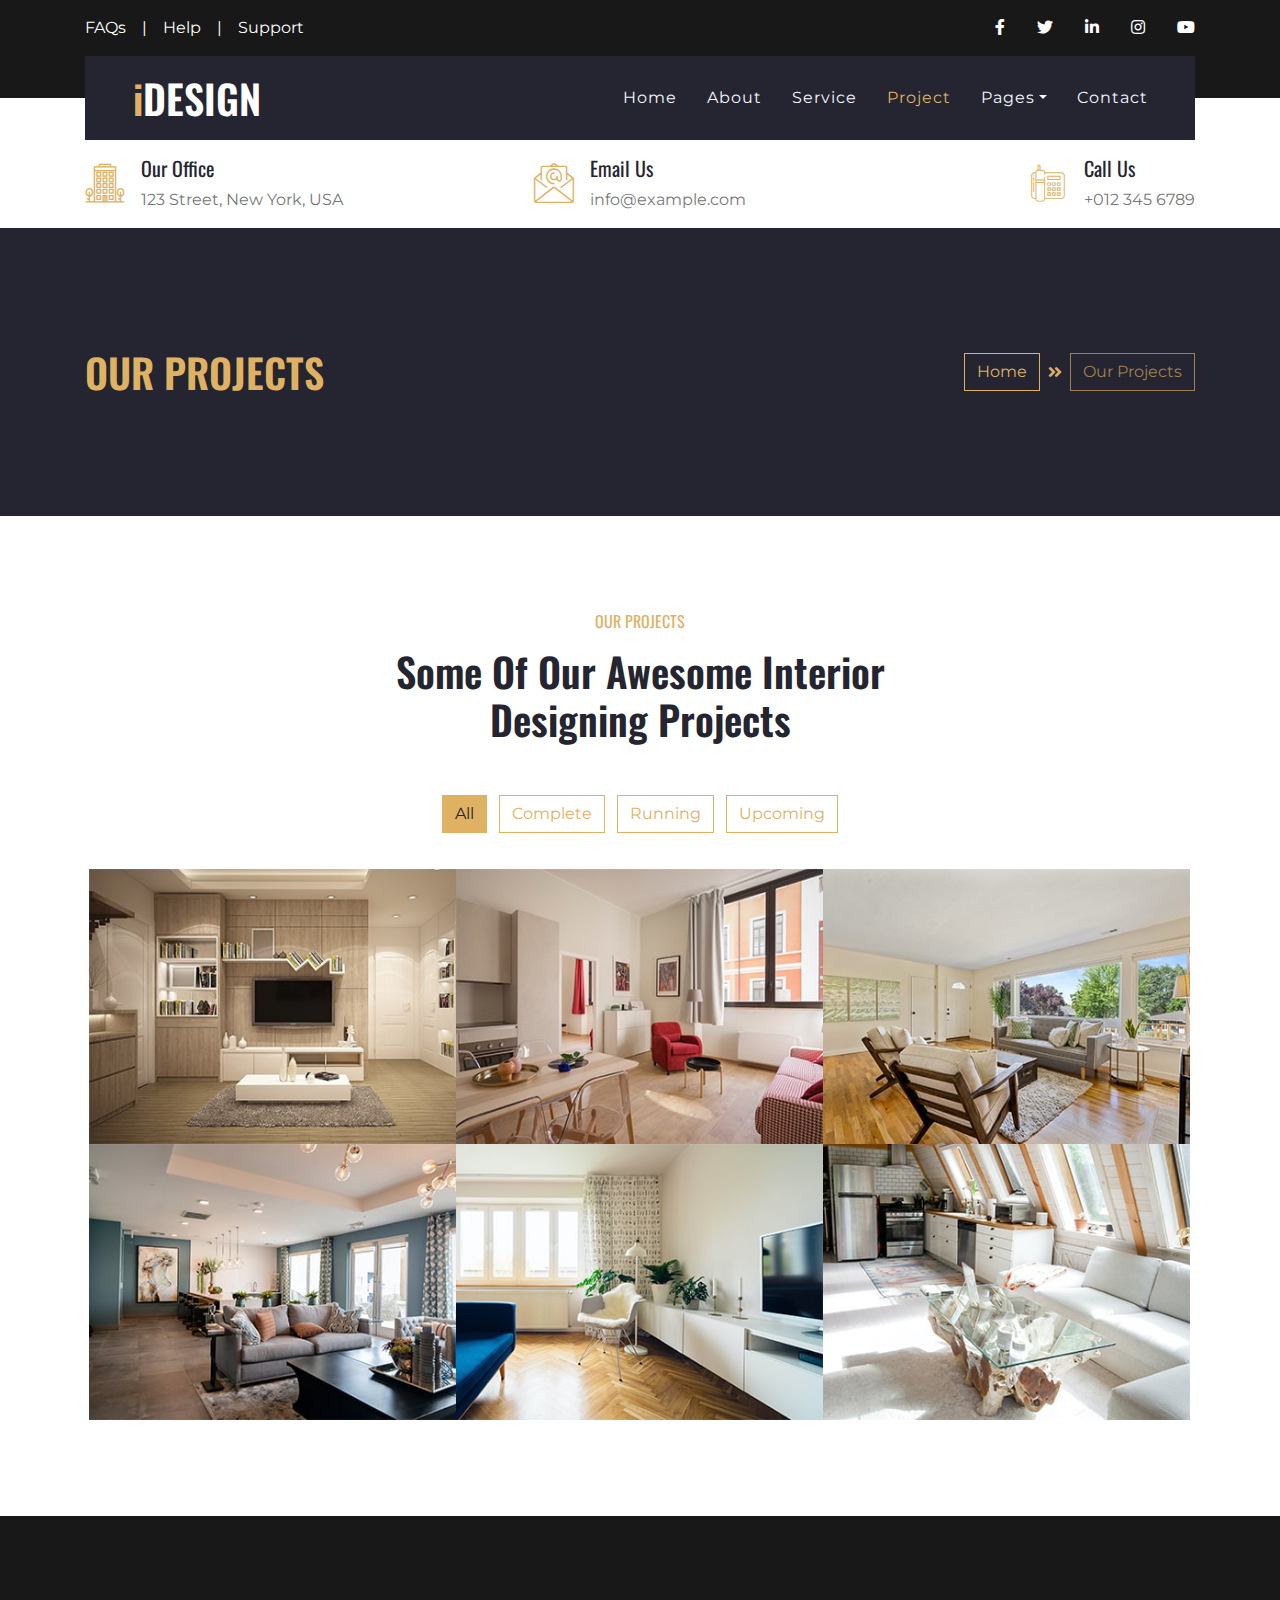
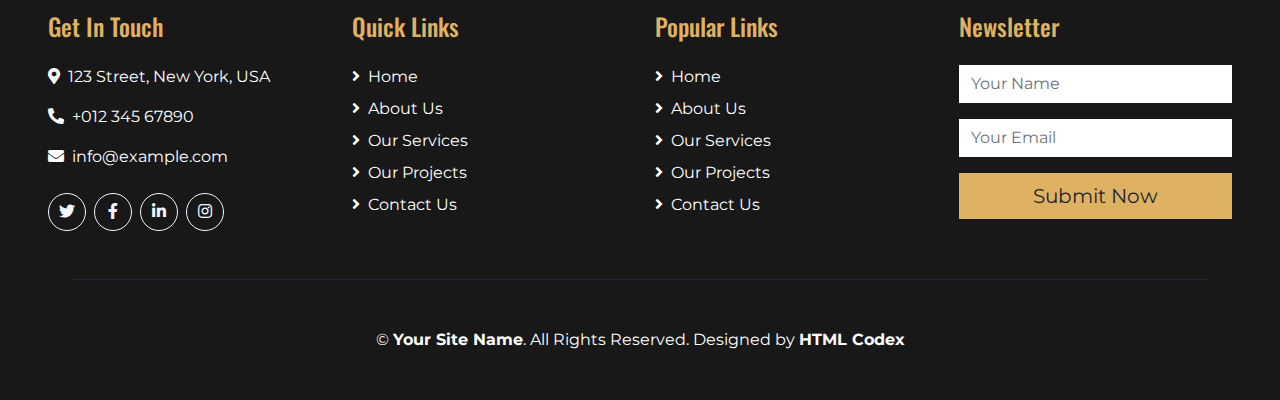
<file: project.html>
<!DOCTYPE html>
<html lang="en">

<head>
    <meta charset="utf-8">
    <title>iDESIGN - Interior Design HTML Template</title>
    <meta content="width=device-width, initial-scale=1.0" name="viewport">
    <meta content="Free HTML Templates" name="keywords">
    <meta content="Free HTML Templates" name="description">

    <!-- Favicon -->
    <link href="img/favicon.ico" rel="icon">

    <!-- Google Web Fonts -->
    <link href="https://fonts.googleapis.com/css2?family=Montserrat&family=Oswald:wght@400;500;600&display=swap" rel="stylesheet"> 

    <!-- Font Awesome -->
    <link href="https://cdnjs.cloudflare.com/ajax/libs/font-awesome/5.10.0/css/all.min.css" rel="stylesheet">

    <!-- Flaticon Font -->
    <link href="lib/flaticon/font/flaticon.css" rel="stylesheet">

    <!-- Libraries Stylesheet -->
    <link href="lib/owlcarousel/assets/owl.carousel.min.css" rel="stylesheet">
    <link href="lib/lightbox/css/lightbox.min.css" rel="stylesheet">

    <!-- Customized Bootstrap Stylesheet -->
    <link href="css/style.css" rel="stylesheet">
</head>

<body>
    <!-- Topbar Start -->
    <div class="container-fluid bg-dark py-3">
        <div class="container">
            <div class="row">
                <div class="col-md-6 text-center text-lg-left mb-2 mb-lg-0">
                    <div class="d-inline-flex align-items-center">
                        <a class="text-white pr-3" href="">FAQs</a>
                        <span class="text-white">|</span>
                        <a class="text-white px-3" href="">Help</a>
                        <span class="text-white">|</span>
                        <a class="text-white pl-3" href="">Support</a>
                    </div>
                </div>
                <div class="col-md-6 text-center text-lg-right">
                    <div class="d-inline-flex align-items-center">
                        <a class="text-white px-3" href="">
                            <i class="fab fa-facebook-f"></i>
                        </a>
                        <a class="text-white px-3" href="">
                            <i class="fab fa-twitter"></i>
                        </a>
                        <a class="text-white px-3" href="">
                            <i class="fab fa-linkedin-in"></i>
                        </a>
                        <a class="text-white px-3" href="">
                            <i class="fab fa-instagram"></i>
                        </a>
                        <a class="text-white pl-3" href="">
                            <i class="fab fa-youtube"></i>
                        </a>
                    </div>
                </div>
            </div>
        </div>
    </div>
    <!-- Topbar End -->


    <!-- Navbar Start -->
    <div class="container-fluid position-relative nav-bar p-0">
        <div class="container position-relative" style="z-index: 9;">
            <nav class="navbar navbar-expand-lg bg-secondary navbar-dark py-3 py-lg-0 pl-3 pl-lg-5">
                <a href="" class="navbar-brand">
                    <h1 class="m-0 display-5 text-white"><span class="text-primary">i</span>DESIGN</h1>
                </a>
                <button type="button" class="navbar-toggler" data-toggle="collapse" data-target="#navbarCollapse">
                    <span class="navbar-toggler-icon"></span>
                </button>
                <div class="collapse navbar-collapse justify-content-between px-3" id="navbarCollapse">
                    <div class="navbar-nav ml-auto py-0">
                        <a href="index.html" class="nav-item nav-link">Home</a>
                        <a href="about.html" class="nav-item nav-link">About</a>
                        <a href="service.html" class="nav-item nav-link">Service</a>
                        <a href="project.html" class="nav-item nav-link active">Project</a>
                        <div class="nav-item dropdown">
                            <a href="#" class="nav-link dropdown-toggle" data-toggle="dropdown">Pages</a>
                            <div class="dropdown-menu rounded-0 m-0">
                                <a href="blog.html" class="dropdown-item">Blog Grid</a>
                                <a href="single.html" class="dropdown-item">Blog Detail</a>
                            </div>
                        </div>
                        <a href="contact.html" class="nav-item nav-link">Contact</a>
                    </div>
                </div>
            </nav>
        </div>
    </div>
    <!-- Navbar End -->


    <!-- Under Nav Start -->
    <div class="container-fluid bg-white py-3">
        <div class="container">
            <div class="row">
                <div class="col-lg-4 text-left mb-3 mb-lg-0">
                    <div class="d-inline-flex text-left">
                        <h1 class="flaticon-office font-weight-normal text-primary m-0 mr-3"></h1>
                        <div class="d-flex flex-column">
                            <h5>Our Office</h5>
                            <p class="m-0">123 Street, New York, USA</p>
                        </div>
                    </div>
                </div>
                <div class="col-lg-4 text-left text-lg-center mb-3 mb-lg-0">
                    <div class="d-inline-flex text-left">
                        <h1 class="flaticon-email font-weight-normal text-primary m-0 mr-3"></h1>
                        <div class="d-flex flex-column">
                            <h5>Email Us</h5>
                            <p class="m-0">info@example.com</p>
                        </div>
                    </div>
                </div>
                <div class="col-lg-4 text-left text-lg-right mb-3 mb-lg-0">
                    <div class="d-inline-flex text-left">
                        <h1 class="flaticon-telephone font-weight-normal text-primary m-0 mr-3"></h1>
                        <div class="d-flex flex-column">
                            <h5>Call Us</h5>
                            <p class="m-0">+012 345 6789</p>
                        </div>
                    </div>
                </div>
            </div>
        </div>
    </div>
    <!-- Under Nav End -->


    <!-- Page Header Start -->
    <div class="container-fluid bg-secondary py-5">
        <div class="container py-5">
            <div class="row align-items-center py-4">
                <div class="col-md-6 text-center text-md-left">
                    <h1 class="mb-4 mb-md-0 text-primary text-uppercase">Our Projects</h1>
                </div>
                <div class="col-md-6 text-center text-md-right">
                    <div class="d-inline-flex align-items-center">
                        <a class="btn btn-outline-primary" href="">Home</a>
                        <i class="fas fa-angle-double-right text-primary mx-2"></i>
                        <a class="btn btn-outline-primary disabled" href="">Our Projects</a>
                    </div>
                </div>
            </div>
        </div>
    </div>
    <!-- Page Header Start -->


    <!-- Projects Start -->
    <div class="container-fluid py-5">
        <div class="container py-5">
            <div class="row justify-content-center">
                <div class="col-lg-6 col-md-8 col text-center mb-4">
                    <h6 class="text-primary font-weight-normal text-uppercase mb-3">Our Projects</h6>
                    <h1 class="mb-4">Some Of Our Awesome Interior Designing Projects</h1>
                </div>
            </div>
            <div class="row">
                <div class="col-12 text-center mb-2">
                    <ul class="list-inline mb-4" id="portfolio-flters">
                        <li class="btn btn-outline-primary m-1 active"  data-filter="*">All</li>
                        <li class="btn btn-outline-primary m-1" data-filter=".first">Complete</li>
                        <li class="btn btn-outline-primary m-1" data-filter=".second">Running</li>
                        <li class="btn btn-outline-primary m-1" data-filter=".third">Upcoming</li>
                    </ul>
                </div>
            </div>
            <div class="row mx-1 portfolio-container">
                <div class="col-lg-4 col-md-6 col-sm-12 p-0 portfolio-item first">
                    <div class="position-relative overflow-hidden">
                        <div class="portfolio-img d-flex align-items-center justify-content-center">
                            <img class="img-fluid" src="img/portfolio-1.jpg" alt="">
                        </div>
                        <div class="portfolio-text bg-secondary d-flex flex-column align-items-center justify-content-center">
                            <h4 class="text-white mb-4">Project Name</h4>
                            <div class="d-flex align-items-center justify-content-center">
                                <a class="btn btn-outline-primary m-1" href="">
                                    <i class="fa fa-link"></i>
                                </a>
                                <a class="btn btn-outline-primary m-1" href="img/portfolio-1.jpg" data-lightbox="portfolio">
                                    <i class="fa fa-eye"></i>
                                </a>
                            </div>
                        </div>
                    </div>
                </div>
                <div class="col-lg-4 col-md-6 col-sm-12 p-0 portfolio-item second">
                    <div class="position-relative overflow-hidden">
                        <div class="portfolio-img d-flex align-items-center justify-content-center">
                            <img class="img-fluid" src="img/portfolio-2.jpg" alt="">
                        </div>
                        <div class="portfolio-text bg-secondary d-flex flex-column align-items-center justify-content-center">
                            <h4 class="text-white mb-4">Project Name</h4>
                            <div class="d-flex align-items-center justify-content-center">
                                <a class="btn btn-outline-primary m-1" href="">
                                    <i class="fa fa-link"></i>
                                </a>
                                <a class="btn btn-outline-primary m-1" href="img/portfolio-2.jpg" data-lightbox="portfolio">
                                    <i class="fa fa-eye"></i>
                                </a>
                            </div>
                        </div>
                    </div>
                </div>
                <div class="col-lg-4 col-md-6 col-sm-12 p-0 portfolio-item third">
                    <div class="position-relative overflow-hidden">
                        <div class="portfolio-img d-flex align-items-center justify-content-center">
                            <img class="img-fluid" src="img/portfolio-3.jpg" alt="">
                        </div>
                        <div class="portfolio-text bg-secondary d-flex flex-column align-items-center justify-content-center">
                            <h4 class="text-white mb-4">Project Name</h4>
                            <div class="d-flex align-items-center justify-content-center">
                                <a class="btn btn-outline-primary m-1" href="">
                                    <i class="fa fa-link"></i>
                                </a>
                                <a class="btn btn-outline-primary m-1" href="img/portfolio-3.jpg" data-lightbox="portfolio">
                                    <i class="fa fa-eye"></i>
                                </a>
                            </div>
                        </div>
                    </div>
                </div>
                <div class="col-lg-4 col-md-6 col-sm-12 p-0 portfolio-item first">
                    <div class="position-relative overflow-hidden">
                        <div class="portfolio-img d-flex align-items-center justify-content-center">
                            <img class="img-fluid" src="img/portfolio-4.jpg" alt="">
                        </div>
                        <div class="portfolio-text bg-secondary d-flex flex-column align-items-center justify-content-center">
                            <h4 class="text-white mb-4">Project Name</h4>
                            <div class="d-flex align-items-center justify-content-center">
                                <a class="btn btn-outline-primary m-1" href="">
                                    <i class="fa fa-link"></i>
                                </a>
                                <a class="btn btn-outline-primary m-1" href="img/portfolio-4.jpg" data-lightbox="portfolio">
                                    <i class="fa fa-eye"></i>
                                </a>
                            </div>
                        </div>
                    </div>
                </div>
                <div class="col-lg-4 col-md-6 col-sm-12 p-0 portfolio-item second">
                    <div class="position-relative overflow-hidden">
                        <div class="portfolio-img d-flex align-items-center justify-content-center">
                            <img class="img-fluid" src="img/portfolio-5.jpg" alt="">
                        </div>
                        <div class="portfolio-text bg-secondary d-flex flex-column align-items-center justify-content-center">
                            <h4 class="text-white mb-4">Project Name</h4>
                            <div class="d-flex align-items-center justify-content-center">
                                <a class="btn btn-outline-primary m-1" href="">
                                    <i class="fa fa-link"></i>
                                </a>
                                <a class="btn btn-outline-primary m-1" href="img/portfolio-5.jpg" data-lightbox="portfolio">
                                    <i class="fa fa-eye"></i>
                                </a>
                            </div>
                        </div>
                    </div>
                </div>
                <div class="col-lg-4 col-md-6 col-sm-12 p-0 portfolio-item third">
                    <div class="position-relative overflow-hidden">
                        <div class="portfolio-img d-flex align-items-center justify-content-center">
                            <img class="img-fluid" src="img/portfolio-6.jpg" alt="">
                        </div>
                        <div class="portfolio-text bg-secondary d-flex flex-column align-items-center justify-content-center">
                            <h4 class="text-white mb-4">Project Name</h4>
                            <div class="d-flex align-items-center justify-content-center">
                                <a class="btn btn-outline-primary m-1" href="">
                                    <i class="fa fa-link"></i>
                                </a>
                                <a class="btn btn-outline-primary m-1" href="img/portfolio-6.jpg" data-lightbox="portfolio">
                                    <i class="fa fa-eye"></i>
                                </a>
                            </div>
                        </div>
                    </div>
                </div>
            </div>
        </div>
    </div>
    <!-- Projects End -->


    <!-- Footer Start -->
    <div class="container-fluid bg-dark text-white py-5 px-sm-3 px-md-5">
        <div class="row pt-5">
            <div class="col-lg-3 col-md-6 mb-5">
                <h4 class="text-primary mb-4">Get In Touch</h4>
                <p><i class="fa fa-map-marker-alt mr-2"></i>123 Street, New York, USA</p>
                <p><i class="fa fa-phone-alt mr-2"></i>+012 345 67890</p>
                <p><i class="fa fa-envelope mr-2"></i>info@example.com</p>
                <div class="d-flex justify-content-start mt-4">
                    <a class="btn btn-outline-light rounded-circle text-center mr-2 px-0" style="width: 38px; height: 38px;" href="#"><i class="fab fa-twitter"></i></a>
                    <a class="btn btn-outline-light rounded-circle text-center mr-2 px-0" style="width: 38px; height: 38px;" href="#"><i class="fab fa-facebook-f"></i></a>
                    <a class="btn btn-outline-light rounded-circle text-center mr-2 px-0" style="width: 38px; height: 38px;" href="#"><i class="fab fa-linkedin-in"></i></a>
                    <a class="btn btn-outline-light rounded-circle text-center mr-2 px-0" style="width: 38px; height: 38px;" href="#"><i class="fab fa-instagram"></i></a>
                </div>
            </div>
            <div class="col-lg-3 col-md-6 mb-5">
                <h4 class="text-primary mb-4">Quick Links</h4>
                <div class="d-flex flex-column justify-content-start">
                    <a class="text-white mb-2" href="#"><i class="fa fa-angle-right mr-2"></i>Home</a>
                    <a class="text-white mb-2" href="#"><i class="fa fa-angle-right mr-2"></i>About Us</a>
                    <a class="text-white mb-2" href="#"><i class="fa fa-angle-right mr-2"></i>Our Services</a>
                    <a class="text-white mb-2" href="#"><i class="fa fa-angle-right mr-2"></i>Our Projects</a>
                    <a class="text-white" href="#"><i class="fa fa-angle-right mr-2"></i>Contact Us</a>
                </div>
            </div>
            <div class="col-lg-3 col-md-6 mb-5">
                <h4 class="text-primary mb-4">Popular Links</h4>
                <div class="d-flex flex-column justify-content-start">
                    <a class="text-white mb-2" href="#"><i class="fa fa-angle-right mr-2"></i>Home</a>
                    <a class="text-white mb-2" href="#"><i class="fa fa-angle-right mr-2"></i>About Us</a>
                    <a class="text-white mb-2" href="#"><i class="fa fa-angle-right mr-2"></i>Our Services</a>
                    <a class="text-white mb-2" href="#"><i class="fa fa-angle-right mr-2"></i>Our Projects</a>
                    <a class="text-white" href="#"><i class="fa fa-angle-right mr-2"></i>Contact Us</a>
                </div>
            </div>
            <div class="col-lg-3 col-md-6 mb-5">
                <h4 class="text-primary mb-4">Newsletter</h4>
                <form action="">
                    <div class="form-group">
                        <input type="text" class="form-control border-0" placeholder="Your Name" required="required" />
                    </div>
                    <div class="form-group">
                        <input type="email" class="form-control border-0" placeholder="Your Email" required="required" />
                    </div>
                    <div>
                        <button class="btn btn-lg btn-primary btn-block border-0" type="submit">Submit Now</button>
                    </div>
                </form>
            </div>
        </div>
        <div class="container border-top border-secondary pt-5">
            <p class="m-0 text-center text-white">
                &copy; <a class="text-white font-weight-bold" href="#">Your Site Name</a>. All Rights Reserved. 
				
				<!--/*** This template is free as long as you keep the footer author’s credit link/attribution link/backlink. If you'd like to use the template without the footer author’s credit link/attribution link/backlink, you can purchase the Credit Removal License from "https://htmlcodex.com/credit-removal". Thank you for your support. ***/-->
				Designed by <a class="text-white font-weight-bold" href="https://htmlcodex.com">HTML Codex</a>
            </p>
        </div>
    </div>
    <!-- Footer End -->


    <!-- Back to Top -->
    <a href="#" class="btn btn-lg btn-primary back-to-top"><i class="fa fa-angle-double-up"></i></a>


    <!-- JavaScript Libraries -->
    <script src="https://code.jquery.com/jquery-3.4.1.min.js"></script>
    <script src="https://stackpath.bootstrapcdn.com/bootstrap/4.4.1/js/bootstrap.bundle.min.js"></script>
    <script src="lib/easing/easing.min.js"></script>
    <script src="lib/owlcarousel/owl.carousel.min.js"></script>
    <script src="lib/isotope/isotope.pkgd.min.js"></script>
    <script src="lib/lightbox/js/lightbox.min.js"></script>

    <!-- Contact Javascript File -->
    <script src="mail/jqBootstrapValidation.min.js"></script>
    <script src="mail/contact.js"></script>

    <!-- Template Javascript -->
    <script src="js/main.js"></script>
</body>

</html>
</file>
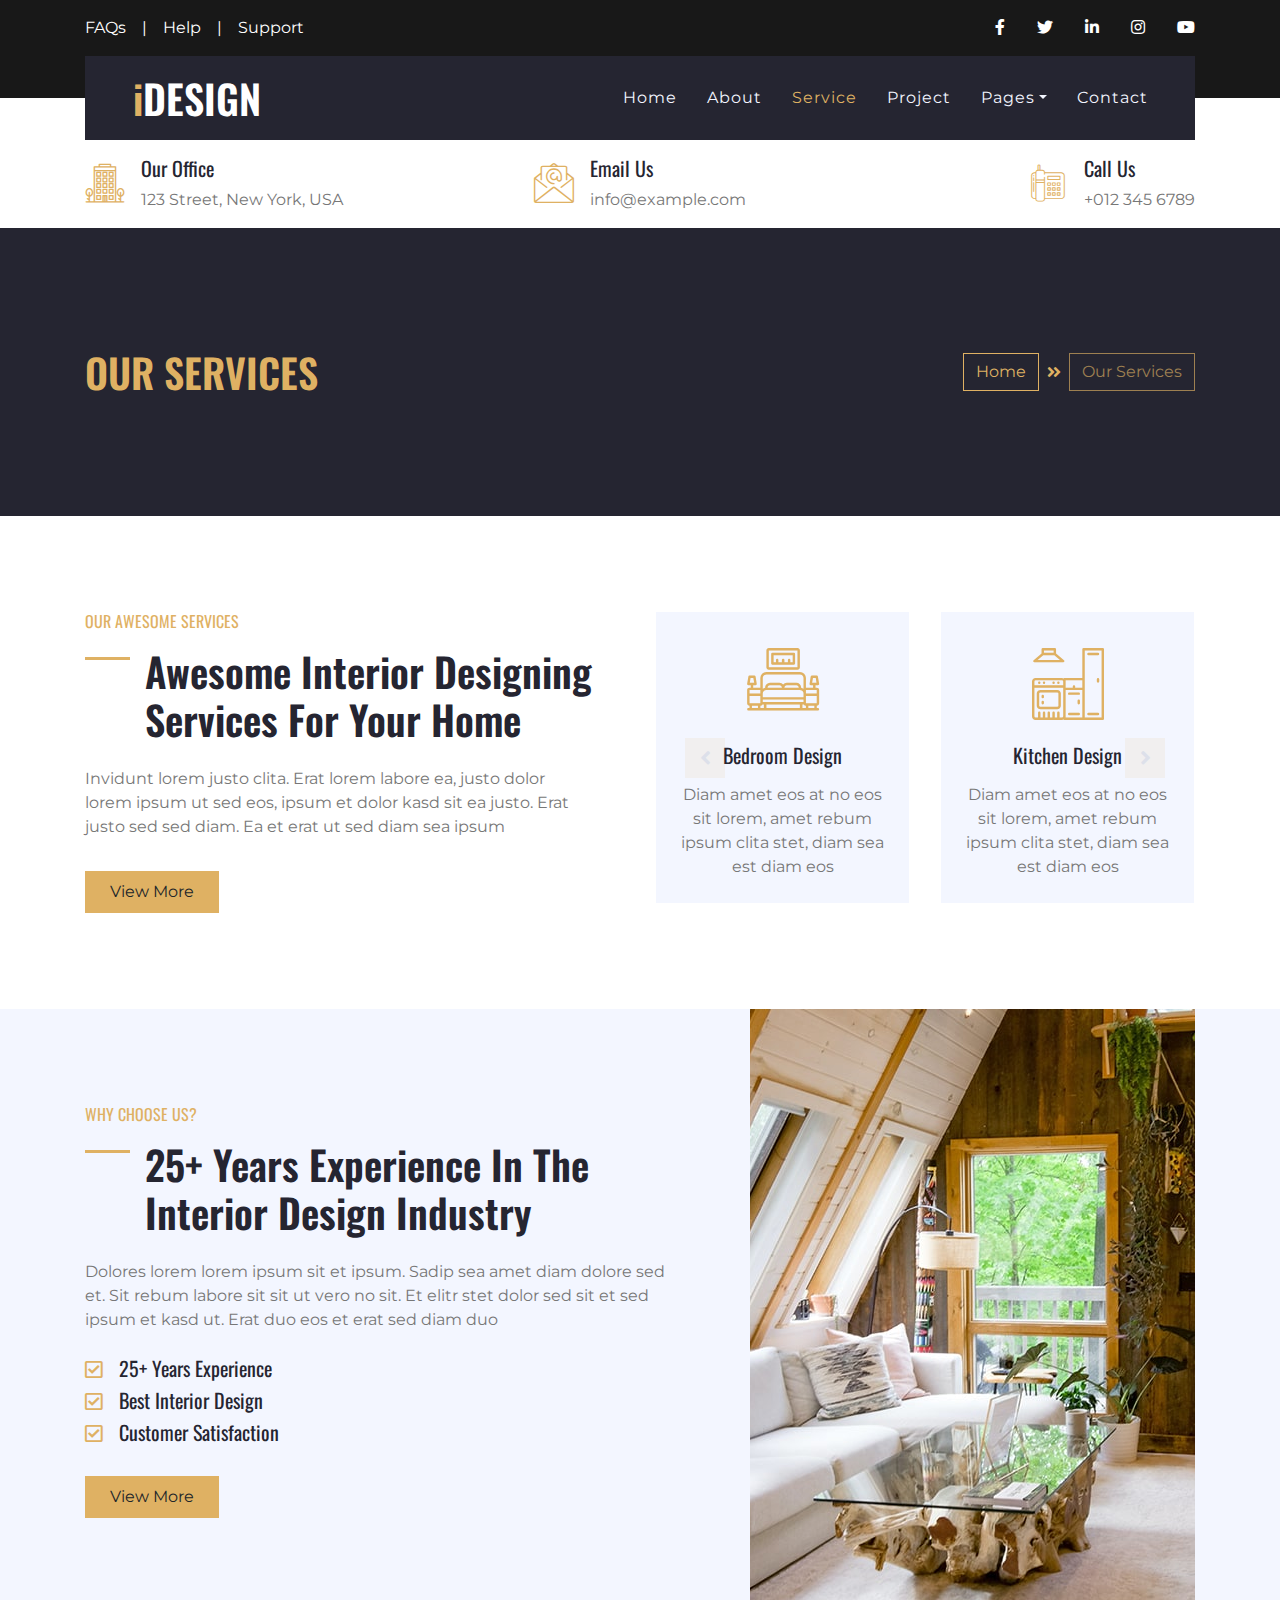
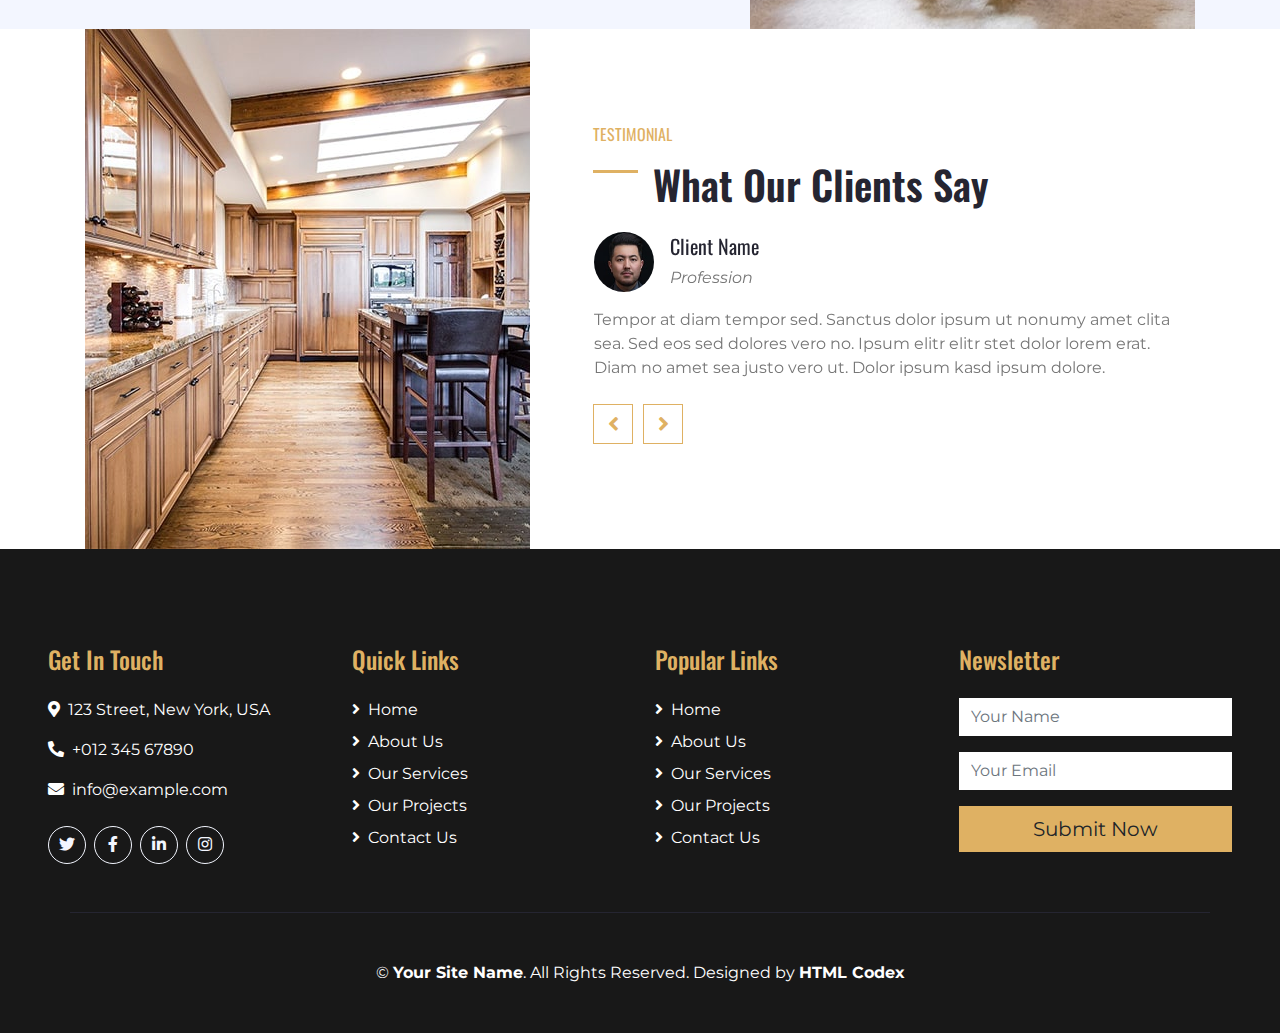
<file: service.html>
<!DOCTYPE html>
<html lang="en">

<head>
    <meta charset="utf-8">
    <title>iDESIGN - Interior Design HTML Template</title>
    <meta content="width=device-width, initial-scale=1.0" name="viewport">
    <meta content="Free HTML Templates" name="keywords">
    <meta content="Free HTML Templates" name="description">

    <!-- Favicon -->
    <link href="img/favicon.ico" rel="icon">

    <!-- Google Web Fonts -->
    <link href="https://fonts.googleapis.com/css2?family=Montserrat&family=Oswald:wght@400;500;600&display=swap" rel="stylesheet"> 

    <!-- Font Awesome -->
    <link href="https://cdnjs.cloudflare.com/ajax/libs/font-awesome/5.10.0/css/all.min.css" rel="stylesheet">

    <!-- Flaticon Font -->
    <link href="lib/flaticon/font/flaticon.css" rel="stylesheet">

    <!-- Libraries Stylesheet -->
    <link href="lib/owlcarousel/assets/owl.carousel.min.css" rel="stylesheet">
    <link href="lib/lightbox/css/lightbox.min.css" rel="stylesheet">

    <!-- Customized Bootstrap Stylesheet -->
    <link href="css/style.css" rel="stylesheet">
</head>

<body>
    <!-- Topbar Start -->
    <div class="container-fluid bg-dark py-3">
        <div class="container">
            <div class="row">
                <div class="col-md-6 text-center text-lg-left mb-2 mb-lg-0">
                    <div class="d-inline-flex align-items-center">
                        <a class="text-white pr-3" href="">FAQs</a>
                        <span class="text-white">|</span>
                        <a class="text-white px-3" href="">Help</a>
                        <span class="text-white">|</span>
                        <a class="text-white pl-3" href="">Support</a>
                    </div>
                </div>
                <div class="col-md-6 text-center text-lg-right">
                    <div class="d-inline-flex align-items-center">
                        <a class="text-white px-3" href="">
                            <i class="fab fa-facebook-f"></i>
                        </a>
                        <a class="text-white px-3" href="">
                            <i class="fab fa-twitter"></i>
                        </a>
                        <a class="text-white px-3" href="">
                            <i class="fab fa-linkedin-in"></i>
                        </a>
                        <a class="text-white px-3" href="">
                            <i class="fab fa-instagram"></i>
                        </a>
                        <a class="text-white pl-3" href="">
                            <i class="fab fa-youtube"></i>
                        </a>
                    </div>
                </div>
            </div>
        </div>
    </div>
    <!-- Topbar End -->


    <!-- Navbar Start -->
    <div class="container-fluid position-relative nav-bar p-0">
        <div class="container position-relative" style="z-index: 9;">
            <nav class="navbar navbar-expand-lg bg-secondary navbar-dark py-3 py-lg-0 pl-3 pl-lg-5">
                <a href="" class="navbar-brand">
                    <h1 class="m-0 display-5 text-white"><span class="text-primary">i</span>DESIGN</h1>
                </a>
                <button type="button" class="navbar-toggler" data-toggle="collapse" data-target="#navbarCollapse">
                    <span class="navbar-toggler-icon"></span>
                </button>
                <div class="collapse navbar-collapse justify-content-between px-3" id="navbarCollapse">
                    <div class="navbar-nav ml-auto py-0">
                        <a href="index.html" class="nav-item nav-link">Home</a>
                        <a href="about.html" class="nav-item nav-link">About</a>
                        <a href="service.html" class="nav-item nav-link active">Service</a>
                        <a href="project.html" class="nav-item nav-link">Project</a>
                        <div class="nav-item dropdown">
                            <a href="#" class="nav-link dropdown-toggle" data-toggle="dropdown">Pages</a>
                            <div class="dropdown-menu rounded-0 m-0">
                                <a href="blog.html" class="dropdown-item">Blog Grid</a>
                                <a href="single.html" class="dropdown-item">Blog Detail</a>
                            </div>
                        </div>
                        <a href="contact.html" class="nav-item nav-link">Contact</a>
                    </div>
                </div>
            </nav>
        </div>
    </div>
    <!-- Navbar End -->


    <!-- Under Nav Start -->
    <div class="container-fluid bg-white py-3">
        <div class="container">
            <div class="row">
                <div class="col-lg-4 text-left mb-3 mb-lg-0">
                    <div class="d-inline-flex text-left">
                        <h1 class="flaticon-office font-weight-normal text-primary m-0 mr-3"></h1>
                        <div class="d-flex flex-column">
                            <h5>Our Office</h5>
                            <p class="m-0">123 Street, New York, USA</p>
                        </div>
                    </div>
                </div>
                <div class="col-lg-4 text-left text-lg-center mb-3 mb-lg-0">
                    <div class="d-inline-flex text-left">
                        <h1 class="flaticon-email font-weight-normal text-primary m-0 mr-3"></h1>
                        <div class="d-flex flex-column">
                            <h5>Email Us</h5>
                            <p class="m-0">info@example.com</p>
                        </div>
                    </div>
                </div>
                <div class="col-lg-4 text-left text-lg-right mb-3 mb-lg-0">
                    <div class="d-inline-flex text-left">
                        <h1 class="flaticon-telephone font-weight-normal text-primary m-0 mr-3"></h1>
                        <div class="d-flex flex-column">
                            <h5>Call Us</h5>
                            <p class="m-0">+012 345 6789</p>
                        </div>
                    </div>
                </div>
            </div>
        </div>
    </div>
    <!-- Under Nav End -->


    <!-- Page Header Start -->
    <div class="container-fluid bg-secondary py-5">
        <div class="container py-5">
            <div class="row align-items-center py-4">
                <div class="col-md-6 text-center text-md-left">
                    <h1 class="mb-4 mb-md-0 text-primary text-uppercase">Our Services</h1>
                </div>
                <div class="col-md-6 text-center text-md-right">
                    <div class="d-inline-flex align-items-center">
                        <a class="btn btn-outline-primary" href="">Home</a>
                        <i class="fas fa-angle-double-right text-primary mx-2"></i>
                        <a class="btn btn-outline-primary disabled" href="">Our Services</a>
                    </div>
                </div>
            </div>
        </div>
    </div>
    <!-- Page Header Start -->


    <!-- Services Start -->
    <div class="container-fluid py-5">
        <div class="container py-5">
            <div class="row">
                <div class="col-lg-6 pr-lg-5">
                    <h6 class="text-primary font-weight-normal text-uppercase mb-3">Our Awesome Services</h6>
                    <h1 class="mb-4 section-title">Awesome Interior Designing Services For Your Home</h1>
                    <p>Invidunt lorem justo clita. Erat lorem labore ea, justo dolor lorem ipsum ut sed eos, ipsum et dolor kasd sit ea justo. Erat justo sed sed diam. Ea et erat ut sed diam sea ipsum</p>
                    <a href="" class="btn btn-primary mt-3 py-2 px-4">View More</a>
                </div>
                <div class="col-lg-6 p-0 pt-5 pt-lg-0">
                    <div class="owl-carousel service-carousel position-relative">
                        <div class="d-flex flex-column text-center bg-light mx-3 p-4">
                            <h3 class="flaticon-bedroom display-3 font-weight-normal text-primary mb-3"></h3>
                            <h5 class="mb-3">Bedroom Design</h5>
                            <p class="m-0">Diam amet eos at no eos sit lorem, amet rebum ipsum clita stet, diam sea est diam eos</p>
                        </div>
                        <div class="d-flex flex-column text-center bg-light mx-3 p-4">
                            <h3 class="flaticon-kitchen display-3 font-weight-normal text-primary mb-3"></h3>
                            <h5 class="mb-3">Kitchen Design</h5>
                            <p class="m-0">Diam amet eos at no eos sit lorem, amet rebum ipsum clita stet, diam sea est diam eos</p>
                        </div>
                        <div class="d-flex flex-column text-center bg-light mx-3 p-4">
                            <h3 class="flaticon-bathroom display-3 font-weight-normal text-primary mb-3"></h3>
                            <h5 class="mb-3">Bathroom Design</h5>
                            <p class="m-0">Diam amet eos at no eos sit lorem, amet rebum ipsum clita stet, diam sea est diam eos</p>
                        </div>
                    </div>
                </div>
            </div>
        </div>
    </div>
    <!-- Services End -->


    <!-- Features Start -->
    <div class="container-fluid bg-light">
        <div class="container">
            <div class="row">
                <div class="col-lg-7 mt-5 py-5 pr-lg-5">
                    <h6 class="text-primary font-weight-normal text-uppercase mb-3">Why Choose Us?</h6>
                    <h1 class="mb-4 section-title">25+ Years Experience In The Interior Design Industry</h1>
                    <p class="mb-4">Dolores lorem lorem ipsum sit et ipsum. Sadip sea amet diam dolore sed et. Sit rebum labore sit sit ut vero no sit. Et elitr stet dolor sed sit et sed ipsum et kasd ut. Erat duo eos et erat sed diam duo</p>
                    <ul class="list-inline">
                        <li><h5><i class="far fa-check-square text-primary mr-3"></i>25+ Years Experience</h5></li>
                        <li><h5><i class="far fa-check-square text-primary mr-3"></i>Best Interior Design</h5></li>
                        <li><h5><i class="far fa-check-square text-primary mr-3"></i>Customer Satisfaction</h5></li>
                    </ul>
                    <a href="" class="btn btn-primary mt-3 py-2 px-4">View More</a>
                </div>
                <div class="col-lg-5">
                    <div class="d-flex flex-column align-items-center justify-content-center h-100 overflow-hidden">
                        <img class="h-100" src="img/feature.jpg" alt="">
                    </div>
                </div>
            </div>
        </div>
    </div>
    <!-- Features End -->


    <!-- Testimonial Start -->
    <div class="container-fluid">
        <div class="container">
            <div class="row">
                <div class="col-md-5">
                    <div class="d-flex flex-column align-items-center justify-content-center h-100 overflow-hidden">
                        <img class="h-100" src="img/testimonial.jpg" alt="">
                    </div>
                </div>
                <div class="col-md-7 py-5 pl-md-5">
                    <h6 class="text-primary font-weight-normal text-uppercase mb-3 pt-5">Testimonial</h6>
                    <h1 class="mb-4 section-title">What Our Clients Say</h1>
                    <div class="owl-carousel testimonial-carousel position-relative pb-5 mb-md-5">
                        <div class="d-flex flex-column">
                            <div class="d-flex align-items-center mb-3">
                                <img class="img-fluid rounded-circle" src="img/testimonial-1.jpg" style="width: 60px; height: 60px;" alt="">
                                <div class="ml-3">
                                    <h5>Client Name</h5>
                                    <i>Profession</i>
                                </div>
                            </div>
                            <p>Tempor at diam tempor sed. Sanctus dolor ipsum ut nonumy amet clita sea. Sed eos sed dolores vero no. Ipsum elitr elitr stet dolor  lorem erat. Diam no amet sea justo vero ut. Dolor ipsum kasd ipsum dolore.</p>
                        </div>
                        <div class="d-flex flex-column">
                            <div class="d-flex align-items-center mb-3">
                                <img class="img-fluid rounded-circle" src="img/testimonial-2.jpg" style="width: 60px; height: 60px;" alt="">
                                <div class="ml-3">
                                    <h5>Client Name</h5>
                                    <i>Profession</i>
                                </div>
                            </div>
                            <p class="m-0">Tempor at diam tempor sed. Sanctus dolor ipsum ut nonumy amet clita sea. Sed eos sed dolores vero no. Ipsum elitr elitr stet dolor  lorem erat. Diam no amet sea justo vero ut. Dolor ipsum kasd ipsum dolore.</p>
                        </div>
                    </div>
                </div>
            </div>
        </div>
    </div>
    <!-- Testimonial End -->


    <!-- Footer Start -->
    <div class="container-fluid bg-dark text-white py-5 px-sm-3 px-md-5">
        <div class="row pt-5">
            <div class="col-lg-3 col-md-6 mb-5">
                <h4 class="text-primary mb-4">Get In Touch</h4>
                <p><i class="fa fa-map-marker-alt mr-2"></i>123 Street, New York, USA</p>
                <p><i class="fa fa-phone-alt mr-2"></i>+012 345 67890</p>
                <p><i class="fa fa-envelope mr-2"></i>info@example.com</p>
                <div class="d-flex justify-content-start mt-4">
                    <a class="btn btn-outline-light rounded-circle text-center mr-2 px-0" style="width: 38px; height: 38px;" href="#"><i class="fab fa-twitter"></i></a>
                    <a class="btn btn-outline-light rounded-circle text-center mr-2 px-0" style="width: 38px; height: 38px;" href="#"><i class="fab fa-facebook-f"></i></a>
                    <a class="btn btn-outline-light rounded-circle text-center mr-2 px-0" style="width: 38px; height: 38px;" href="#"><i class="fab fa-linkedin-in"></i></a>
                    <a class="btn btn-outline-light rounded-circle text-center mr-2 px-0" style="width: 38px; height: 38px;" href="#"><i class="fab fa-instagram"></i></a>
                </div>
            </div>
            <div class="col-lg-3 col-md-6 mb-5">
                <h4 class="text-primary mb-4">Quick Links</h4>
                <div class="d-flex flex-column justify-content-start">
                    <a class="text-white mb-2" href="#"><i class="fa fa-angle-right mr-2"></i>Home</a>
                    <a class="text-white mb-2" href="#"><i class="fa fa-angle-right mr-2"></i>About Us</a>
                    <a class="text-white mb-2" href="#"><i class="fa fa-angle-right mr-2"></i>Our Services</a>
                    <a class="text-white mb-2" href="#"><i class="fa fa-angle-right mr-2"></i>Our Projects</a>
                    <a class="text-white" href="#"><i class="fa fa-angle-right mr-2"></i>Contact Us</a>
                </div>
            </div>
            <div class="col-lg-3 col-md-6 mb-5">
                <h4 class="text-primary mb-4">Popular Links</h4>
                <div class="d-flex flex-column justify-content-start">
                    <a class="text-white mb-2" href="#"><i class="fa fa-angle-right mr-2"></i>Home</a>
                    <a class="text-white mb-2" href="#"><i class="fa fa-angle-right mr-2"></i>About Us</a>
                    <a class="text-white mb-2" href="#"><i class="fa fa-angle-right mr-2"></i>Our Services</a>
                    <a class="text-white mb-2" href="#"><i class="fa fa-angle-right mr-2"></i>Our Projects</a>
                    <a class="text-white" href="#"><i class="fa fa-angle-right mr-2"></i>Contact Us</a>
                </div>
            </div>
            <div class="col-lg-3 col-md-6 mb-5">
                <h4 class="text-primary mb-4">Newsletter</h4>
                <form action="">
                    <div class="form-group">
                        <input type="text" class="form-control border-0" placeholder="Your Name" required="required" />
                    </div>
                    <div class="form-group">
                        <input type="email" class="form-control border-0" placeholder="Your Email" required="required" />
                    </div>
                    <div>
                        <button class="btn btn-lg btn-primary btn-block border-0" type="submit">Submit Now</button>
                    </div>
                </form>
            </div>
        </div>
        <div class="container border-top border-secondary pt-5">
            <p class="m-0 text-center text-white">
                &copy; <a class="text-white font-weight-bold" href="#">Your Site Name</a>. All Rights Reserved. 
				
				<!--/*** This template is free as long as you keep the footer author’s credit link/attribution link/backlink. If you'd like to use the template without the footer author’s credit link/attribution link/backlink, you can purchase the Credit Removal License from "https://htmlcodex.com/credit-removal". Thank you for your support. ***/-->
				Designed by <a class="text-white font-weight-bold" href="https://htmlcodex.com">HTML Codex</a>
            </p>
        </div>
    </div>
    <!-- Footer End -->


    <!-- Back to Top -->
    <a href="#" class="btn btn-lg btn-primary back-to-top"><i class="fa fa-angle-double-up"></i></a>


    <!-- JavaScript Libraries -->
    <script src="https://code.jquery.com/jquery-3.4.1.min.js"></script>
    <script src="https://stackpath.bootstrapcdn.com/bootstrap/4.4.1/js/bootstrap.bundle.min.js"></script>
    <script src="lib/easing/easing.min.js"></script>
    <script src="lib/owlcarousel/owl.carousel.min.js"></script>
    <script src="lib/isotope/isotope.pkgd.min.js"></script>
    <script src="lib/lightbox/js/lightbox.min.js"></script>

    <!-- Contact Javascript File -->
    <script src="mail/jqBootstrapValidation.min.js"></script>
    <script src="mail/contact.js"></script>

    <!-- Template Javascript -->
    <script src="js/main.js"></script>
</body>

</html>
</file>
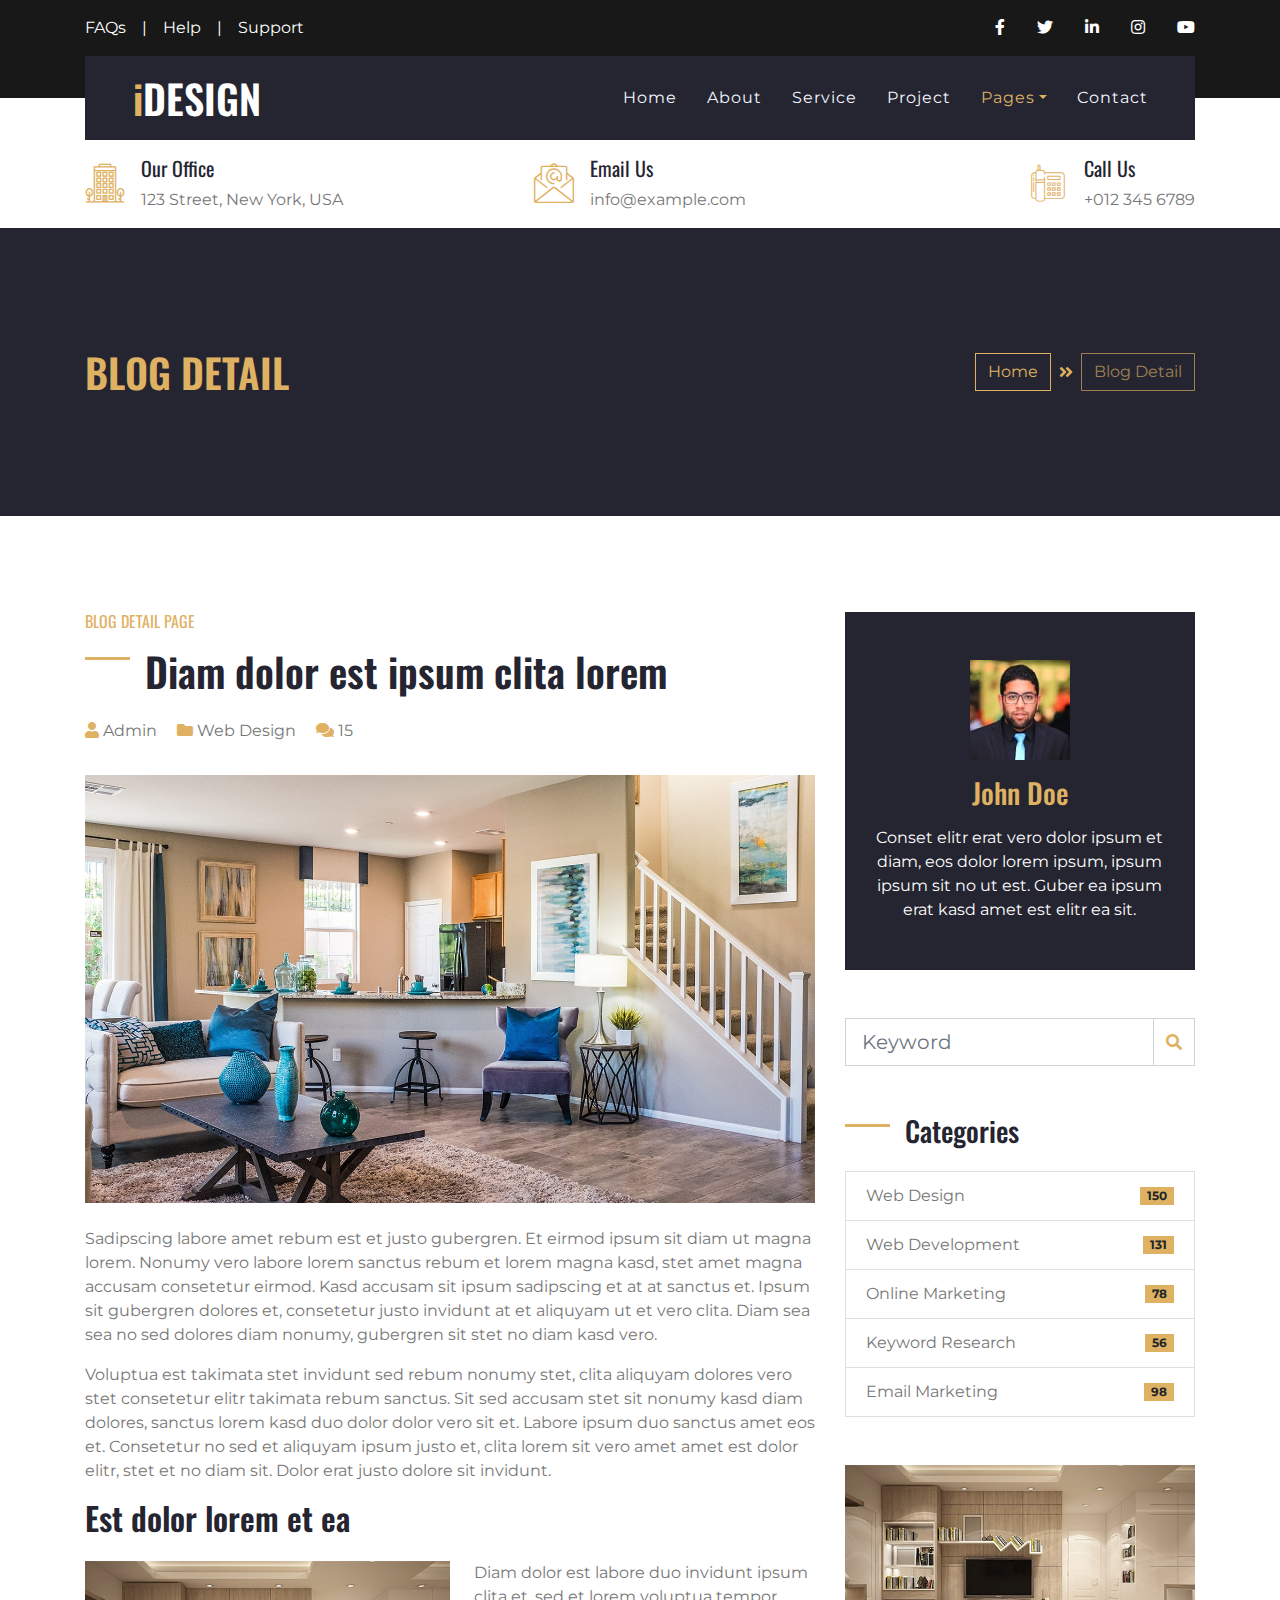
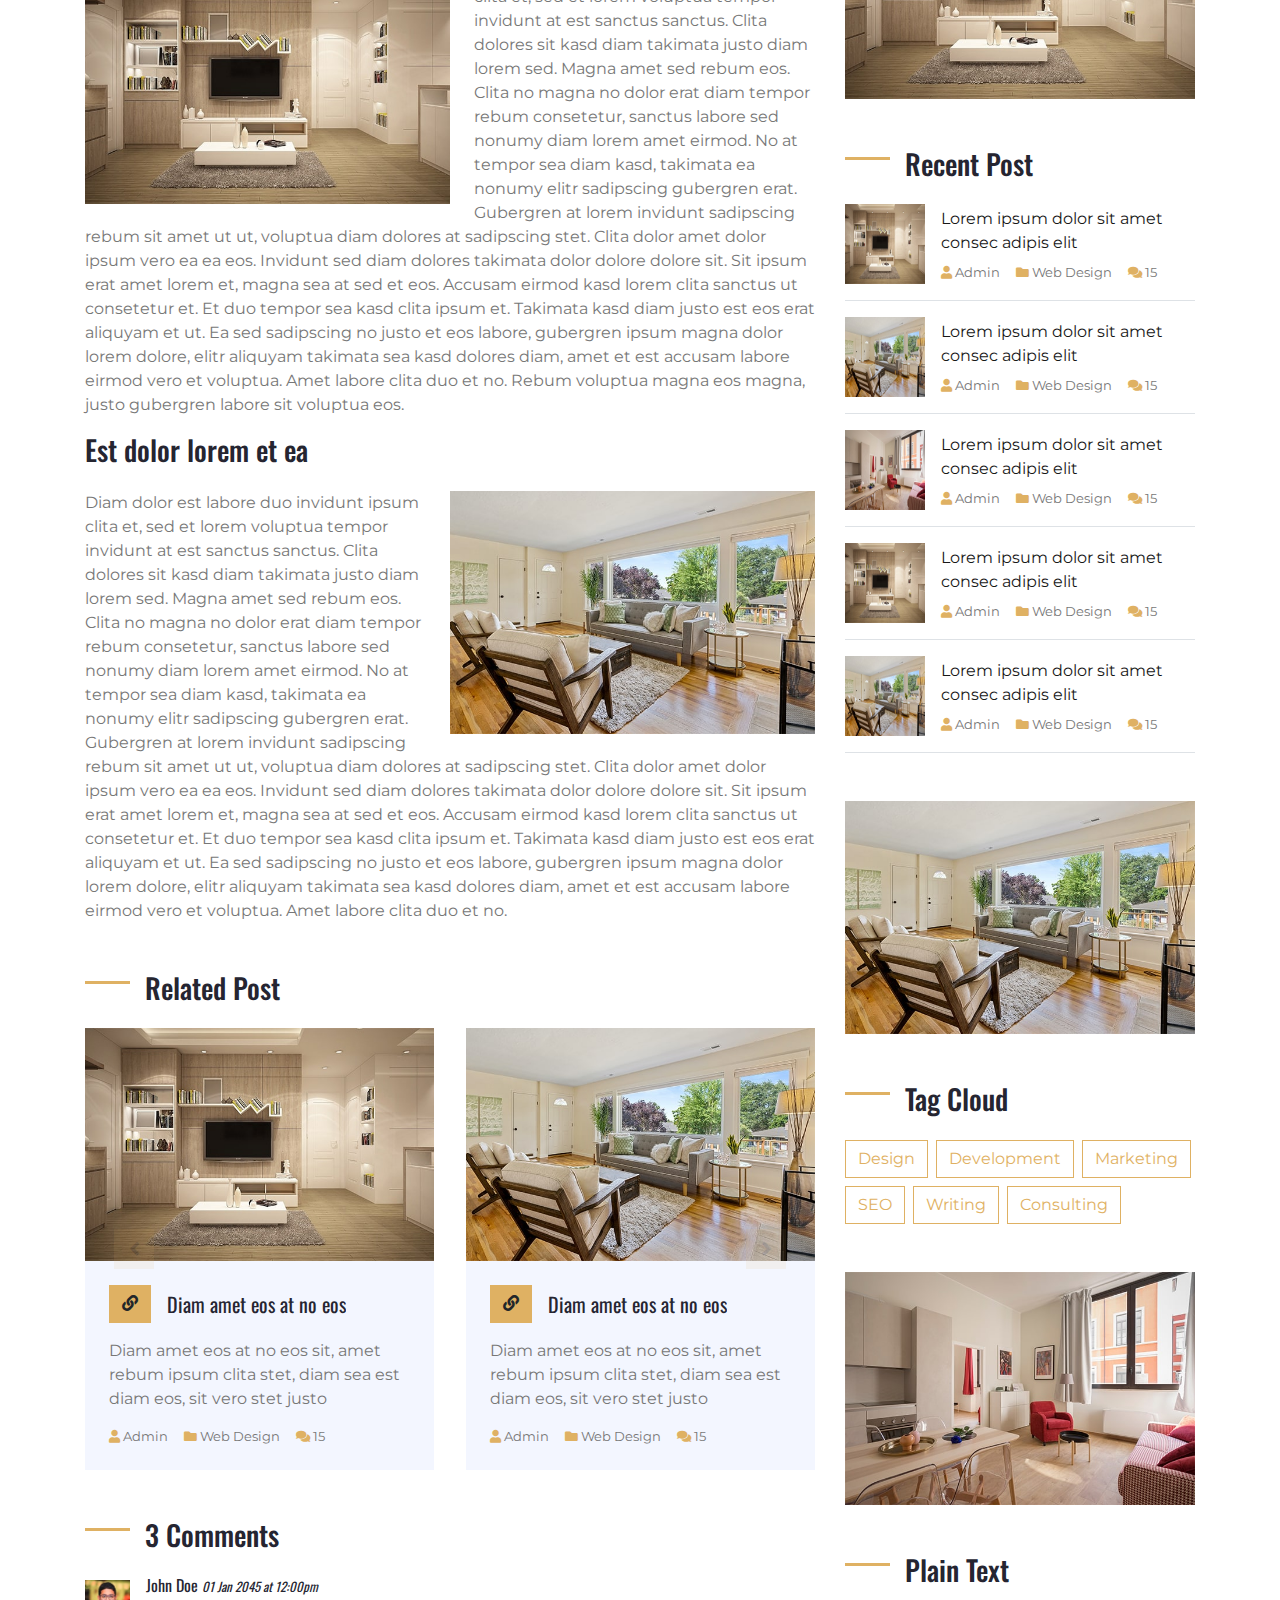
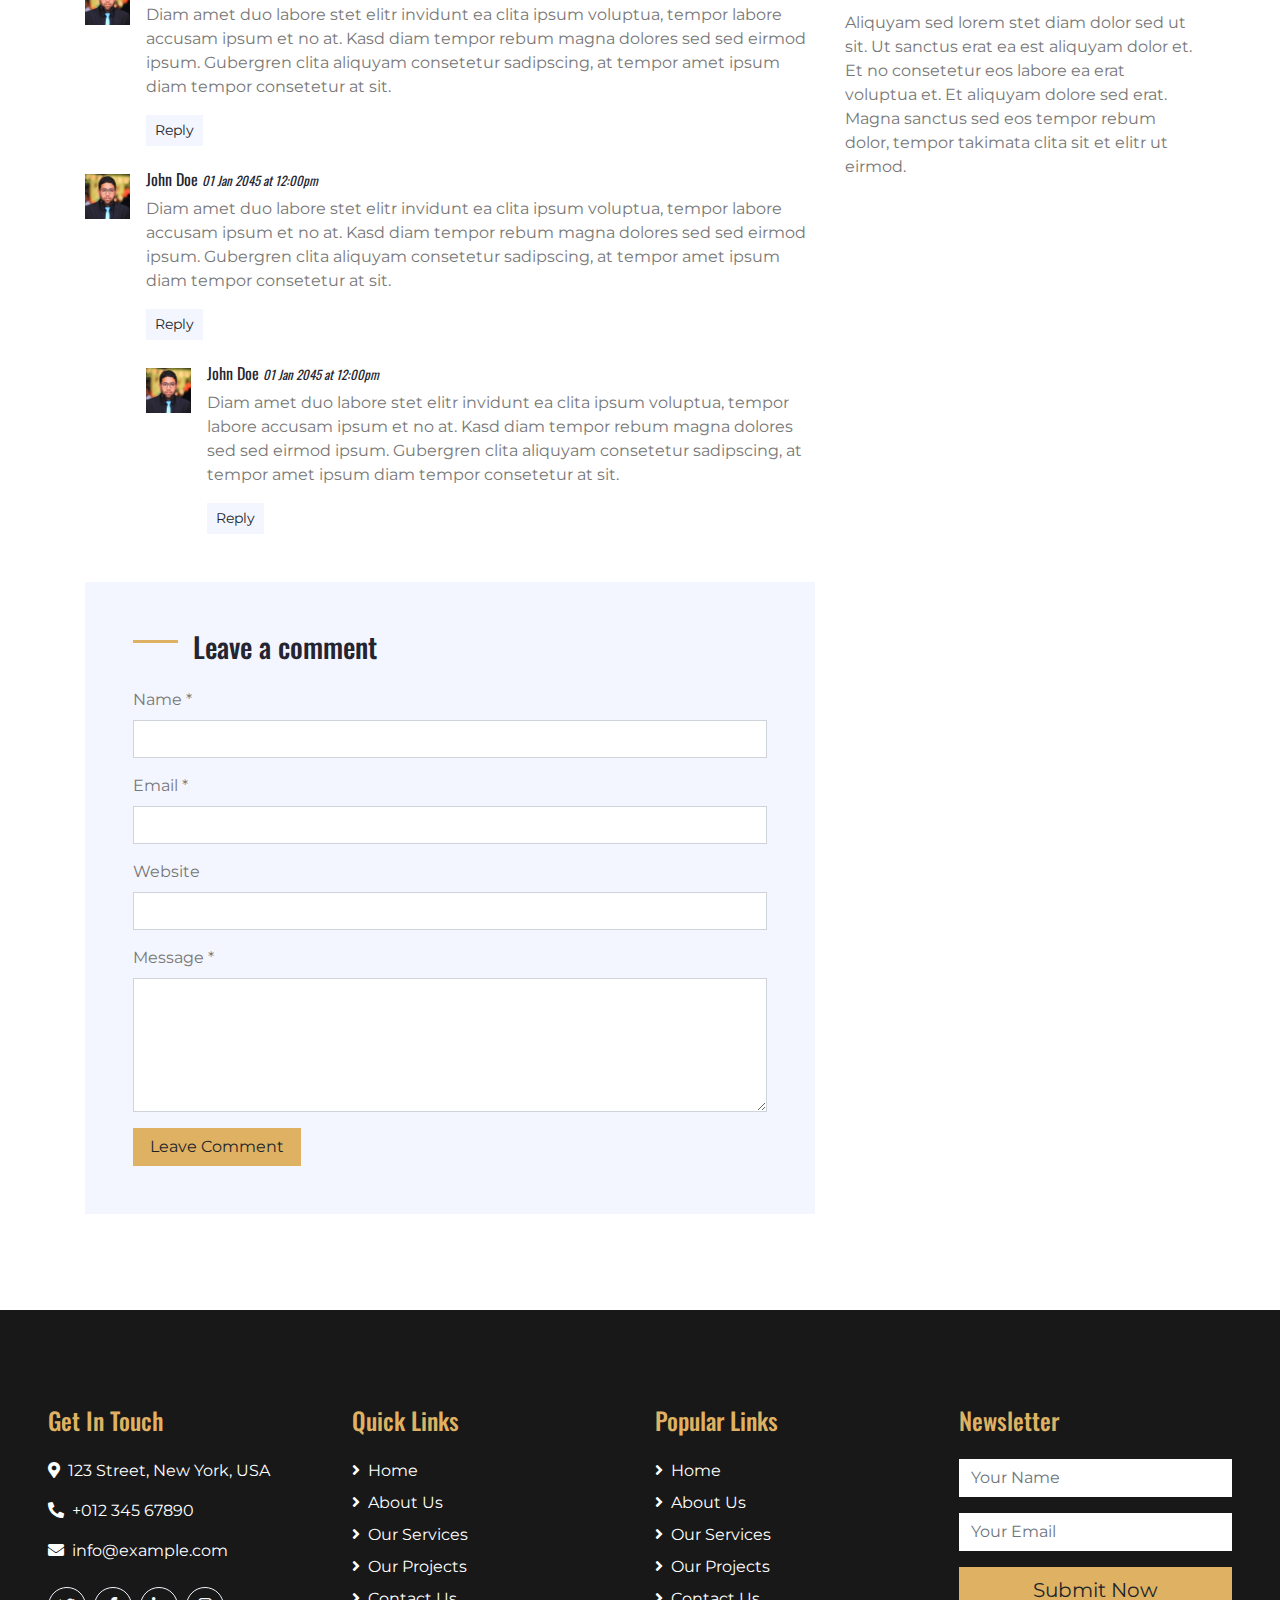
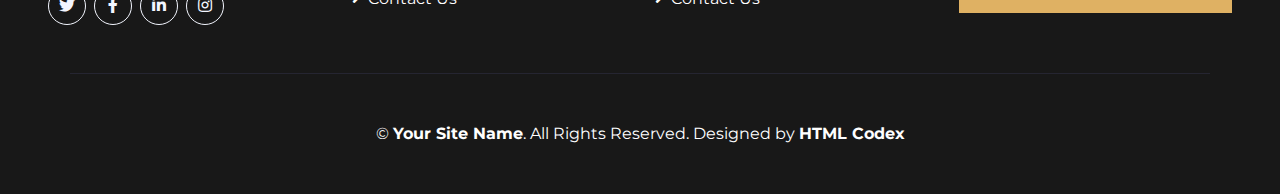
<file: single.html>
<!DOCTYPE html>
<html lang="en">

<head>
    <meta charset="utf-8">
    <title>iDESIGN - Interior Design HTML Template</title>
    <meta content="width=device-width, initial-scale=1.0" name="viewport">
    <meta content="Free HTML Templates" name="keywords">
    <meta content="Free HTML Templates" name="description">

    <!-- Favicon -->
    <link href="img/favicon.ico" rel="icon">

    <!-- Google Web Fonts -->
    <link href="https://fonts.googleapis.com/css2?family=Montserrat&family=Oswald:wght@400;500;600&display=swap" rel="stylesheet"> 

    <!-- Font Awesome -->
    <link href="https://cdnjs.cloudflare.com/ajax/libs/font-awesome/5.10.0/css/all.min.css" rel="stylesheet">

    <!-- Flaticon Font -->
    <link href="lib/flaticon/font/flaticon.css" rel="stylesheet">

    <!-- Libraries Stylesheet -->
    <link href="lib/owlcarousel/assets/owl.carousel.min.css" rel="stylesheet">
    <link href="lib/lightbox/css/lightbox.min.css" rel="stylesheet">

    <!-- Customized Bootstrap Stylesheet -->
    <link href="css/style.css" rel="stylesheet">
</head>

<body>
    <!-- Topbar Start -->
    <div class="container-fluid bg-dark py-3">
        <div class="container">
            <div class="row">
                <div class="col-md-6 text-center text-lg-left mb-2 mb-lg-0">
                    <div class="d-inline-flex align-items-center">
                        <a class="text-white pr-3" href="">FAQs</a>
                        <span class="text-white">|</span>
                        <a class="text-white px-3" href="">Help</a>
                        <span class="text-white">|</span>
                        <a class="text-white pl-3" href="">Support</a>
                    </div>
                </div>
                <div class="col-md-6 text-center text-lg-right">
                    <div class="d-inline-flex align-items-center">
                        <a class="text-white px-3" href="">
                            <i class="fab fa-facebook-f"></i>
                        </a>
                        <a class="text-white px-3" href="">
                            <i class="fab fa-twitter"></i>
                        </a>
                        <a class="text-white px-3" href="">
                            <i class="fab fa-linkedin-in"></i>
                        </a>
                        <a class="text-white px-3" href="">
                            <i class="fab fa-instagram"></i>
                        </a>
                        <a class="text-white pl-3" href="">
                            <i class="fab fa-youtube"></i>
                        </a>
                    </div>
                </div>
            </div>
        </div>
    </div>
    <!-- Topbar End -->


    <!-- Navbar Start -->
    <div class="container-fluid position-relative nav-bar p-0">
        <div class="container position-relative" style="z-index: 9;">
            <nav class="navbar navbar-expand-lg bg-secondary navbar-dark py-3 py-lg-0 pl-3 pl-lg-5">
                <a href="" class="navbar-brand">
                    <h1 class="m-0 display-5 text-white"><span class="text-primary">i</span>DESIGN</h1>
                </a>
                <button type="button" class="navbar-toggler" data-toggle="collapse" data-target="#navbarCollapse">
                    <span class="navbar-toggler-icon"></span>
                </button>
                <div class="collapse navbar-collapse justify-content-between px-3" id="navbarCollapse">
                    <div class="navbar-nav ml-auto py-0">
                        <a href="index.html" class="nav-item nav-link">Home</a>
                        <a href="about.html" class="nav-item nav-link">About</a>
                        <a href="service.html" class="nav-item nav-link">Service</a>
                        <a href="project.html" class="nav-item nav-link">Project</a>
                        <div class="nav-item dropdown">
                            <a href="#" class="nav-link dropdown-toggle active" data-toggle="dropdown">Pages</a>
                            <div class="dropdown-menu rounded-0 m-0">
                                <a href="blog.html" class="dropdown-item">Blog Grid</a>
                                <a href="single.html" class="dropdown-item">Blog Detail</a>
                            </div>
                        </div>
                        <a href="contact.html" class="nav-item nav-link">Contact</a>
                    </div>
                </div>
            </nav>
        </div>
    </div>
    <!-- Navbar End -->


    <!-- Under Nav Start -->
    <div class="container-fluid bg-white py-3">
        <div class="container">
            <div class="row">
                <div class="col-lg-4 text-left mb-3 mb-lg-0">
                    <div class="d-inline-flex text-left">
                        <h1 class="flaticon-office font-weight-normal text-primary m-0 mr-3"></h1>
                        <div class="d-flex flex-column">
                            <h5>Our Office</h5>
                            <p class="m-0">123 Street, New York, USA</p>
                        </div>
                    </div>
                </div>
                <div class="col-lg-4 text-left text-lg-center mb-3 mb-lg-0">
                    <div class="d-inline-flex text-left">
                        <h1 class="flaticon-email font-weight-normal text-primary m-0 mr-3"></h1>
                        <div class="d-flex flex-column">
                            <h5>Email Us</h5>
                            <p class="m-0">info@example.com</p>
                        </div>
                    </div>
                </div>
                <div class="col-lg-4 text-left text-lg-right mb-3 mb-lg-0">
                    <div class="d-inline-flex text-left">
                        <h1 class="flaticon-telephone font-weight-normal text-primary m-0 mr-3"></h1>
                        <div class="d-flex flex-column">
                            <h5>Call Us</h5>
                            <p class="m-0">+012 345 6789</p>
                        </div>
                    </div>
                </div>
            </div>
        </div>
    </div>
    <!-- Under Nav End -->


    <!-- Page Header Start -->
    <div class="container-fluid bg-secondary py-5">
        <div class="container py-5">
            <div class="row align-items-center py-4">
                <div class="col-md-6 text-center text-md-left">
                    <h1 class="mb-4 mb-md-0 text-primary text-uppercase">Blog Detail</h1>
                </div>
                <div class="col-md-6 text-center text-md-right">
                    <div class="d-inline-flex align-items-center">
                        <a class="btn btn-outline-primary" href="">Home</a>
                        <i class="fas fa-angle-double-right text-primary mx-2"></i>
                        <a class="btn btn-outline-primary disabled" href="">Blog Detail</a>
                    </div>
                </div>
            </div>
        </div>
    </div>
    <!-- Page Header Start -->


    <!-- Detail Start -->
    <div class="container py-5">
        <div class="row pt-5">
            <div class="col-lg-8">
                <div class="d-flex flex-column text-left mb-4">
                    <h6 class="text-primary font-weight-normal text-uppercase mb-3">Blog Detail Page</h6>
                    <h1 class="mb-4 section-title">Diam dolor est ipsum clita lorem</h1>
                    <div class="d-index-flex mb-2">
                        <span class="mr-3"><i class="fa fa-user text-primary"></i> Admin</span>
                        <span class="mr-3"><i class="fa fa-folder text-primary"></i> Web Design</span>
                        <span class="mr-3"><i class="fa fa-comments text-primary"></i> 15</span>
                    </div>
                </div>

                <div class="mb-5">
                    <img class="img-fluid w-100 mb-4" src="img/carousel-1.jpg" alt="Image">
                    <p>Sadipscing labore amet rebum est et justo gubergren. Et eirmod ipsum sit diam ut magna lorem. Nonumy vero labore lorem sanctus rebum et lorem magna kasd, stet amet magna accusam consetetur eirmod. Kasd accusam sit ipsum sadipscing et at at sanctus et. Ipsum sit gubergren dolores et, consetetur justo invidunt at et aliquyam ut et vero clita. Diam sea sea no sed dolores diam nonumy, gubergren sit stet no diam kasd vero.</p>
                    <p>Voluptua est takimata stet invidunt sed rebum nonumy stet, clita aliquyam dolores vero stet consetetur elitr takimata rebum sanctus. Sit sed accusam stet sit nonumy kasd diam dolores, sanctus lorem kasd duo dolor dolor vero sit et. Labore ipsum duo sanctus amet eos et. Consetetur no sed et aliquyam ipsum justo et, clita lorem sit vero amet amet est dolor elitr, stet et no diam sit. Dolor erat justo dolore sit invidunt.</p>
                    <h2 class="mb-4">Est dolor lorem et ea</h2>
                    <img class="img-fluid w-50 float-left mr-4 mb-3" src="img/blog-1.jpg" alt="Image">
                    <p>Diam dolor est labore duo invidunt ipsum clita et, sed et lorem voluptua tempor invidunt at est sanctus sanctus. Clita dolores sit kasd diam takimata justo diam lorem sed. Magna amet sed rebum eos. Clita no magna no dolor erat diam tempor rebum consetetur, sanctus labore sed nonumy diam lorem amet eirmod. No at tempor sea diam kasd, takimata ea nonumy elitr sadipscing gubergren erat. Gubergren at lorem invidunt sadipscing rebum sit amet ut ut, voluptua diam dolores at sadipscing stet. Clita dolor amet dolor ipsum vero ea ea eos. Invidunt sed diam dolores takimata dolor dolore dolore sit. Sit ipsum erat amet lorem et, magna sea at sed et eos. Accusam eirmod kasd lorem clita sanctus ut consetetur et. Et duo tempor sea kasd clita ipsum et. Takimata kasd diam justo est eos erat aliquyam et ut. Ea sed sadipscing no justo et eos labore, gubergren ipsum magna dolor lorem dolore, elitr aliquyam takimata sea kasd dolores diam, amet et est accusam labore eirmod vero et voluptua. Amet labore clita duo et no. Rebum voluptua magna eos magna, justo gubergren labore sit voluptua eos.</p>
                    <h3 class="mb-4">Est dolor lorem et ea</h3>
                    <img class="img-fluid w-50 float-right ml-4 mb-3" src="img/blog-2.jpg" alt="Image">
                    <p>Diam dolor est labore duo invidunt ipsum clita et, sed et lorem voluptua tempor invidunt at est sanctus sanctus. Clita dolores sit kasd diam takimata justo diam lorem sed. Magna amet sed rebum eos. Clita no magna no dolor erat diam tempor rebum consetetur, sanctus labore sed nonumy diam lorem amet eirmod. No at tempor sea diam kasd, takimata ea nonumy elitr sadipscing gubergren erat. Gubergren at lorem invidunt sadipscing rebum sit amet ut ut, voluptua diam dolores at sadipscing stet. Clita dolor amet dolor ipsum vero ea ea eos. Invidunt sed diam dolores takimata dolor dolore dolore sit. Sit ipsum erat amet lorem et, magna sea at sed et eos. Accusam eirmod kasd lorem clita sanctus ut consetetur et. Et duo tempor sea kasd clita ipsum et. Takimata kasd diam justo est eos erat aliquyam et ut. Ea sed sadipscing no justo et eos labore, gubergren ipsum magna dolor lorem dolore, elitr aliquyam takimata sea kasd dolores diam, amet et est accusam labore eirmod vero et voluptua. Amet labore clita duo et no.</p>
                </div>

                <div class="mb-5 mx-n3">
                    <h3 class="mb-4 ml-3 section-title">Related Post</h3>
                    <div class="owl-carousel service-carousel position-relative">
                        <div class="card border-0 mx-3">
                            <img class="card-img-top" src="img/blog-1.jpg" alt="">
                            <div class="card-body bg-light p-4">
                                <div class="d-flex align-items-center mb-3">
                                    <a class="btn btn-primary" href=""><i class="fa fa-link"></i></a>
                                    <h5 class="m-0 ml-3 text-truncate">Diam amet eos at no eos</h5>
                                </div>
                                <p>Diam amet eos at no eos sit, amet rebum ipsum clita stet, diam sea est diam eos, sit vero stet justo</p>
                                <div class="d-flex">
                                    <small class="mr-3"><i class="fa fa-user text-primary"></i> Admin</small>
                                    <small class="mr-3"><i class="fa fa-folder text-primary"></i> Web Design</small>
                                    <small class="mr-3"><i class="fa fa-comments text-primary"></i> 15</small>
                                </div>
                            </div>
                        </div>
                        <div class="card border-0 mx-3">
                            <img class="card-img-top" src="img/blog-2.jpg" alt="">
                            <div class="card-body bg-light p-4">
                                <div class="d-flex align-items-center mb-3">
                                    <a class="btn btn-primary" href=""><i class="fa fa-link"></i></a>
                                    <h5 class="m-0 ml-3 text-truncate">Diam amet eos at no eos</h5>
                                </div>
                                <p>Diam amet eos at no eos sit, amet rebum ipsum clita stet, diam sea est diam eos, sit vero stet justo</p>
                                <div class="d-flex">
                                    <small class="mr-3"><i class="fa fa-user text-primary"></i> Admin</small>
                                    <small class="mr-3"><i class="fa fa-folder text-primary"></i> Web Design</small>
                                    <small class="mr-3"><i class="fa fa-comments text-primary"></i> 15</small>
                                </div>
                            </div>
                        </div>
                        <div class="card border-0 mx-3">
                            <img class="card-img-top" src="img/blog-3.jpg" alt="">
                            <div class="card-body bg-light p-4">
                                <div class="d-flex align-items-center mb-3">
                                    <a class="btn btn-primary" href=""><i class="fa fa-link"></i></a>
                                    <h5 class="m-0 ml-3 text-truncate">Diam amet eos at no eos</h5>
                                </div>
                                <p>Diam amet eos at no eos sit, amet rebum ipsum clita stet, diam sea est diam eos, sit vero stet justo</p>
                                <div class="d-flex">
                                    <small class="mr-3"><i class="fa fa-user text-primary"></i> Admin</small>
                                    <small class="mr-3"><i class="fa fa-folder text-primary"></i> Web Design</small>
                                    <small class="mr-3"><i class="fa fa-comments text-primary"></i> 15</small>
                                </div>
                            </div>
                        </div>
                    </div>
                </div>

                <div class="mb-5">
                    <h3 class="mb-4 section-title">3 Comments</h3>
                    <div class="media mb-4">
                        <img src="img/user.jpg" alt="Image" class="img-fluid mr-3 mt-1" style="width: 45px;">
                        <div class="media-body">
                            <h6>John Doe <small><i>01 Jan 2045 at 12:00pm</i></small></h6>
                            <p>Diam amet duo labore stet elitr invidunt ea clita ipsum voluptua, tempor labore accusam ipsum et no at. Kasd diam tempor rebum magna dolores sed sed eirmod ipsum. Gubergren clita aliquyam consetetur sadipscing, at tempor amet ipsum diam tempor consetetur at sit.</p>
                            <button class="btn btn-sm btn-light">Reply</button>
                        </div>
                    </div>
                    <div class="media mb-4">
                        <img src="img/user.jpg" alt="Image" class="img-fluid mr-3 mt-1" style="width: 45px;">
                        <div class="media-body">
                            <h6>John Doe <small><i>01 Jan 2045 at 12:00pm</i></small></h6>
                            <p>Diam amet duo labore stet elitr invidunt ea clita ipsum voluptua, tempor labore accusam ipsum et no at. Kasd diam tempor rebum magna dolores sed sed eirmod ipsum. Gubergren clita aliquyam consetetur sadipscing, at tempor amet ipsum diam tempor consetetur at sit.</p>
                            <button class="btn btn-sm btn-light">Reply</button>
                            <div class="media mt-4">
                                <img src="img/user.jpg" alt="Image" class="img-fluid mr-3 mt-1" style="width: 45px;">
                                <div class="media-body">
                                    <h6>John Doe <small><i>01 Jan 2045 at 12:00pm</i></small></h6>
                                    <p>Diam amet duo labore stet elitr invidunt ea clita ipsum voluptua, tempor labore accusam ipsum et no at. Kasd diam tempor rebum magna dolores sed sed eirmod ipsum. Gubergren clita aliquyam consetetur sadipscing, at tempor amet ipsum diam tempor consetetur at sit.</p>
                                    <button class="btn btn-sm btn-light">Reply</button>
                                </div>
                            </div>
                        </div>
                    </div>
                </div>

                <div class="bg-light p-5">
                    <h3 class="mb-4 section-title">Leave a comment</h3>
                    <form>
                        <div class="form-group">
                            <label for="name">Name *</label>
                            <input type="text" class="form-control" id="name">
                        </div>
                        <div class="form-group">
                            <label for="email">Email *</label>
                            <input type="email" class="form-control" id="email">
                        </div>
                        <div class="form-group">
                            <label for="website">Website</label>
                            <input type="url" class="form-control" id="website">
                        </div>

                        <div class="form-group">
                            <label for="message">Message *</label>
                            <textarea id="message" cols="30" rows="5" class="form-control"></textarea>
                        </div>
                        <div class="form-group mb-0">
                            <input type="submit" value="Leave Comment" class="btn btn-primary px-3">
                        </div>
                    </form>
                </div>
            </div>

            <div class="col-lg-4 mt-5 mt-lg-0">
                <div class="d-flex flex-column text-center bg-secondary mb-5 py-5 px-4">
                    <img src="img/user.jpg" class="img-fluid mx-auto mb-3" style="width: 100px;">
                    <h3 class="text-primary mb-3">John Doe</h3>
                    <p class="text-white m-0">Conset elitr erat vero dolor ipsum et diam, eos dolor lorem ipsum, ipsum ipsum sit no ut est. Guber ea ipsum erat kasd amet est elitr ea sit.</p>
                </div>
                <div class="mb-5">
                    <form action="">
                        <div class="input-group">
                            <input type="text" class="form-control form-control-lg" placeholder="Keyword">
                            <div class="input-group-append">
                                <span class="input-group-text bg-transparent text-primary"><i
                                        class="fa fa-search"></i></span>
                            </div>
                        </div>
                    </form>
                </div>
                <div class="mb-5">
                    <h3 class="mb-4 section-title">Categories</h3>
                    <ul class="list-group">
                        <li class="list-group-item d-flex justify-content-between align-items-center">
                            Web Design
                            <span class="badge badge-primary badge-pill">150</span>
                        </li>
                        <li class="list-group-item d-flex justify-content-between align-items-center">
                            Web Development
                            <span class="badge badge-primary badge-pill">131</span>
                        </li>
                        <li class="list-group-item d-flex justify-content-between align-items-center">
                            Online Marketing
                            <span class="badge badge-primary badge-pill">78</span>
                        </li>
                        <li class="list-group-item d-flex justify-content-between align-items-center">
                            Keyword Research
                            <span class="badge badge-primary badge-pill">56</span>
                        </li>
                        <li class="list-group-item d-flex justify-content-between align-items-center">
                            Email Marketing
                            <span class="badge badge-primary badge-pill">98</span>
                        </li>
                    </ul>
                </div>
                <div class="mb-5">
                    <img src="img/blog-1.jpg" alt="" class="img-fluid">
                </div>
                <div class="mb-5">
                    <h3 class="mb-4 section-title">Recent Post</h3>
                    <div class="d-flex align-items-center border-bottom mb-3 pb-3">
                        <img class="img-fluid" src="img/blog-1.jpg" style="width: 80px; height: 80px;" alt="">
                        <div class="d-flex flex-column pl-3">
                            <a class="text-dark mb-2" href="">Lorem ipsum dolor sit amet consec adipis elit</a>
                            <div class="d-flex">
                                <small class="mr-3"><i class="fa fa-user text-primary"></i> Admin</small>
                                <small class="mr-3"><i class="fa fa-folder text-primary"></i> Web Design</small>
                                <small class="mr-3"><i class="fa fa-comments text-primary"></i> 15</small>
                            </div>
                        </div>
                    </div>
                    <div class="d-flex align-items-center border-bottom mb-3 pb-3">
                        <img class="img-fluid" src="img/blog-2.jpg" style="width: 80px; height: 80px;" alt="">
                        <div class="d-flex flex-column pl-3">
                            <a class="text-dark mb-2" href="">Lorem ipsum dolor sit amet consec adipis elit</a>
                            <div class="d-flex">
                                <small class="mr-3"><i class="fa fa-user text-primary"></i> Admin</small>
                                <small class="mr-3"><i class="fa fa-folder text-primary"></i> Web Design</small>
                                <small class="mr-3"><i class="fa fa-comments text-primary"></i> 15</small>
                            </div>
                        </div>
                    </div>
                    <div class="d-flex align-items-center border-bottom mb-3 pb-3">
                        <img class="img-fluid" src="img/blog-3.jpg" style="width: 80px; height: 80px;" alt="">
                        <div class="d-flex flex-column pl-3">
                            <a class="text-dark mb-2" href="">Lorem ipsum dolor sit amet consec adipis elit</a>
                            <div class="d-flex">
                                <small class="mr-3"><i class="fa fa-user text-primary"></i> Admin</small>
                                <small class="mr-3"><i class="fa fa-folder text-primary"></i> Web Design</small>
                                <small class="mr-3"><i class="fa fa-comments text-primary"></i> 15</small>
                            </div>
                        </div>
                    </div>
                    <div class="d-flex align-items-center border-bottom mb-3 pb-3">
                        <img class="img-fluid" src="img/blog-1.jpg" style="width: 80px; height: 80px;" alt="">
                        <div class="d-flex flex-column pl-3">
                            <a class="text-dark mb-2" href="">Lorem ipsum dolor sit amet consec adipis elit</a>
                            <div class="d-flex">
                                <small class="mr-3"><i class="fa fa-user text-primary"></i> Admin</small>
                                <small class="mr-3"><i class="fa fa-folder text-primary"></i> Web Design</small>
                                <small class="mr-3"><i class="fa fa-comments text-primary"></i> 15</small>
                            </div>
                        </div>
                    </div>
                    <div class="d-flex align-items-center border-bottom mb-3 pb-3">
                        <img class="img-fluid" src="img/blog-2.jpg" style="width: 80px; height: 80px;" alt="">
                        <div class="d-flex flex-column pl-3">
                            <a class="text-dark mb-2" href="">Lorem ipsum dolor sit amet consec adipis elit</a>
                            <div class="d-flex">
                                <small class="mr-3"><i class="fa fa-user text-primary"></i> Admin</small>
                                <small class="mr-3"><i class="fa fa-folder text-primary"></i> Web Design</small>
                                <small class="mr-3"><i class="fa fa-comments text-primary"></i> 15</small>
                            </div>
                        </div>
                    </div>
                </div>
                <div class="mb-5">
                    <img src="img/blog-2.jpg" alt="" class="img-fluid">
                </div>
                <div class="mb-5">
                    <h3 class="mb-4 section-title">Tag Cloud</h3>
                    <div class="d-flex flex-wrap m-n1">
                        <a href="" class="btn btn-outline-primary m-1">Design</a>
                        <a href="" class="btn btn-outline-primary m-1">Development</a>
                        <a href="" class="btn btn-outline-primary m-1">Marketing</a>
                        <a href="" class="btn btn-outline-primary m-1">SEO</a>
                        <a href="" class="btn btn-outline-primary m-1">Writing</a>
                        <a href="" class="btn btn-outline-primary m-1">Consulting</a>
                    </div>
                </div>
                <div class="mb-5">
                    <img src="img/blog-3.jpg" alt="" class="img-fluid">
                </div>
                <div>
                    <h3 class="mb-4 section-title">Plain Text</h3>
                    Aliquyam sed lorem stet diam dolor sed ut sit. Ut sanctus erat ea est aliquyam dolor et. Et no consetetur eos labore ea erat voluptua et. Et aliquyam dolore sed erat. Magna sanctus sed eos tempor rebum dolor, tempor takimata clita sit et elitr ut eirmod.
                </div>
            </div>
        </div>
    </div>
    <!-- Detail End -->


    <!-- Footer Start -->
    <div class="container-fluid bg-dark text-white mt-5 py-5 px-sm-3 px-md-5">
        <div class="row pt-5">
            <div class="col-lg-3 col-md-6 mb-5">
                <h4 class="text-primary mb-4">Get In Touch</h4>
                <p><i class="fa fa-map-marker-alt mr-2"></i>123 Street, New York, USA</p>
                <p><i class="fa fa-phone-alt mr-2"></i>+012 345 67890</p>
                <p><i class="fa fa-envelope mr-2"></i>info@example.com</p>
                <div class="d-flex justify-content-start mt-4">
                    <a class="btn btn-outline-light rounded-circle text-center mr-2 px-0" style="width: 38px; height: 38px;" href="#"><i class="fab fa-twitter"></i></a>
                    <a class="btn btn-outline-light rounded-circle text-center mr-2 px-0" style="width: 38px; height: 38px;" href="#"><i class="fab fa-facebook-f"></i></a>
                    <a class="btn btn-outline-light rounded-circle text-center mr-2 px-0" style="width: 38px; height: 38px;" href="#"><i class="fab fa-linkedin-in"></i></a>
                    <a class="btn btn-outline-light rounded-circle text-center mr-2 px-0" style="width: 38px; height: 38px;" href="#"><i class="fab fa-instagram"></i></a>
                </div>
            </div>
            <div class="col-lg-3 col-md-6 mb-5">
                <h4 class="text-primary mb-4">Quick Links</h4>
                <div class="d-flex flex-column justify-content-start">
                    <a class="text-white mb-2" href="#"><i class="fa fa-angle-right mr-2"></i>Home</a>
                    <a class="text-white mb-2" href="#"><i class="fa fa-angle-right mr-2"></i>About Us</a>
                    <a class="text-white mb-2" href="#"><i class="fa fa-angle-right mr-2"></i>Our Services</a>
                    <a class="text-white mb-2" href="#"><i class="fa fa-angle-right mr-2"></i>Our Projects</a>
                    <a class="text-white" href="#"><i class="fa fa-angle-right mr-2"></i>Contact Us</a>
                </div>
            </div>
            <div class="col-lg-3 col-md-6 mb-5">
                <h4 class="text-primary mb-4">Popular Links</h4>
                <div class="d-flex flex-column justify-content-start">
                    <a class="text-white mb-2" href="#"><i class="fa fa-angle-right mr-2"></i>Home</a>
                    <a class="text-white mb-2" href="#"><i class="fa fa-angle-right mr-2"></i>About Us</a>
                    <a class="text-white mb-2" href="#"><i class="fa fa-angle-right mr-2"></i>Our Services</a>
                    <a class="text-white mb-2" href="#"><i class="fa fa-angle-right mr-2"></i>Our Projects</a>
                    <a class="text-white" href="#"><i class="fa fa-angle-right mr-2"></i>Contact Us</a>
                </div>
            </div>
            <div class="col-lg-3 col-md-6 mb-5">
                <h4 class="text-primary mb-4">Newsletter</h4>
                <form action="">
                    <div class="form-group">
                        <input type="text" class="form-control border-0" placeholder="Your Name" required="required" />
                    </div>
                    <div class="form-group">
                        <input type="email" class="form-control border-0" placeholder="Your Email" required="required" />
                    </div>
                    <div>
                        <button class="btn btn-lg btn-primary btn-block border-0" type="submit">Submit Now</button>
                    </div>
                </form>
            </div>
        </div>
        <div class="container border-top border-secondary pt-5">
            <p class="m-0 text-center text-white">
                &copy; <a class="text-white font-weight-bold" href="#">Your Site Name</a>. All Rights Reserved. 
				
				<!--/*** This template is free as long as you keep the footer author’s credit link/attribution link/backlink. If you'd like to use the template without the footer author’s credit link/attribution link/backlink, you can purchase the Credit Removal License from "https://htmlcodex.com/credit-removal". Thank you for your support. ***/-->
				Designed by <a class="text-white font-weight-bold" href="https://htmlcodex.com">HTML Codex</a>
            </p>
        </div>
    </div>
    <!-- Footer End -->


    <!-- Back to Top -->
    <a href="#" class="btn btn-lg btn-primary back-to-top"><i class="fa fa-angle-double-up"></i></a>


    <!-- JavaScript Libraries -->
    <script src="https://code.jquery.com/jquery-3.4.1.min.js"></script>
    <script src="https://stackpath.bootstrapcdn.com/bootstrap/4.4.1/js/bootstrap.bundle.min.js"></script>
    <script src="lib/easing/easing.min.js"></script>
    <script src="lib/owlcarousel/owl.carousel.min.js"></script>
    <script src="lib/isotope/isotope.pkgd.min.js"></script>
    <script src="lib/lightbox/js/lightbox.min.js"></script>

    <!-- Contact Javascript File -->
    <script src="mail/jqBootstrapValidation.min.js"></script>
    <script src="mail/contact.js"></script>

    <!-- Template Javascript -->
    <script src="js/main.js"></script>
</body>

</html>
</file>
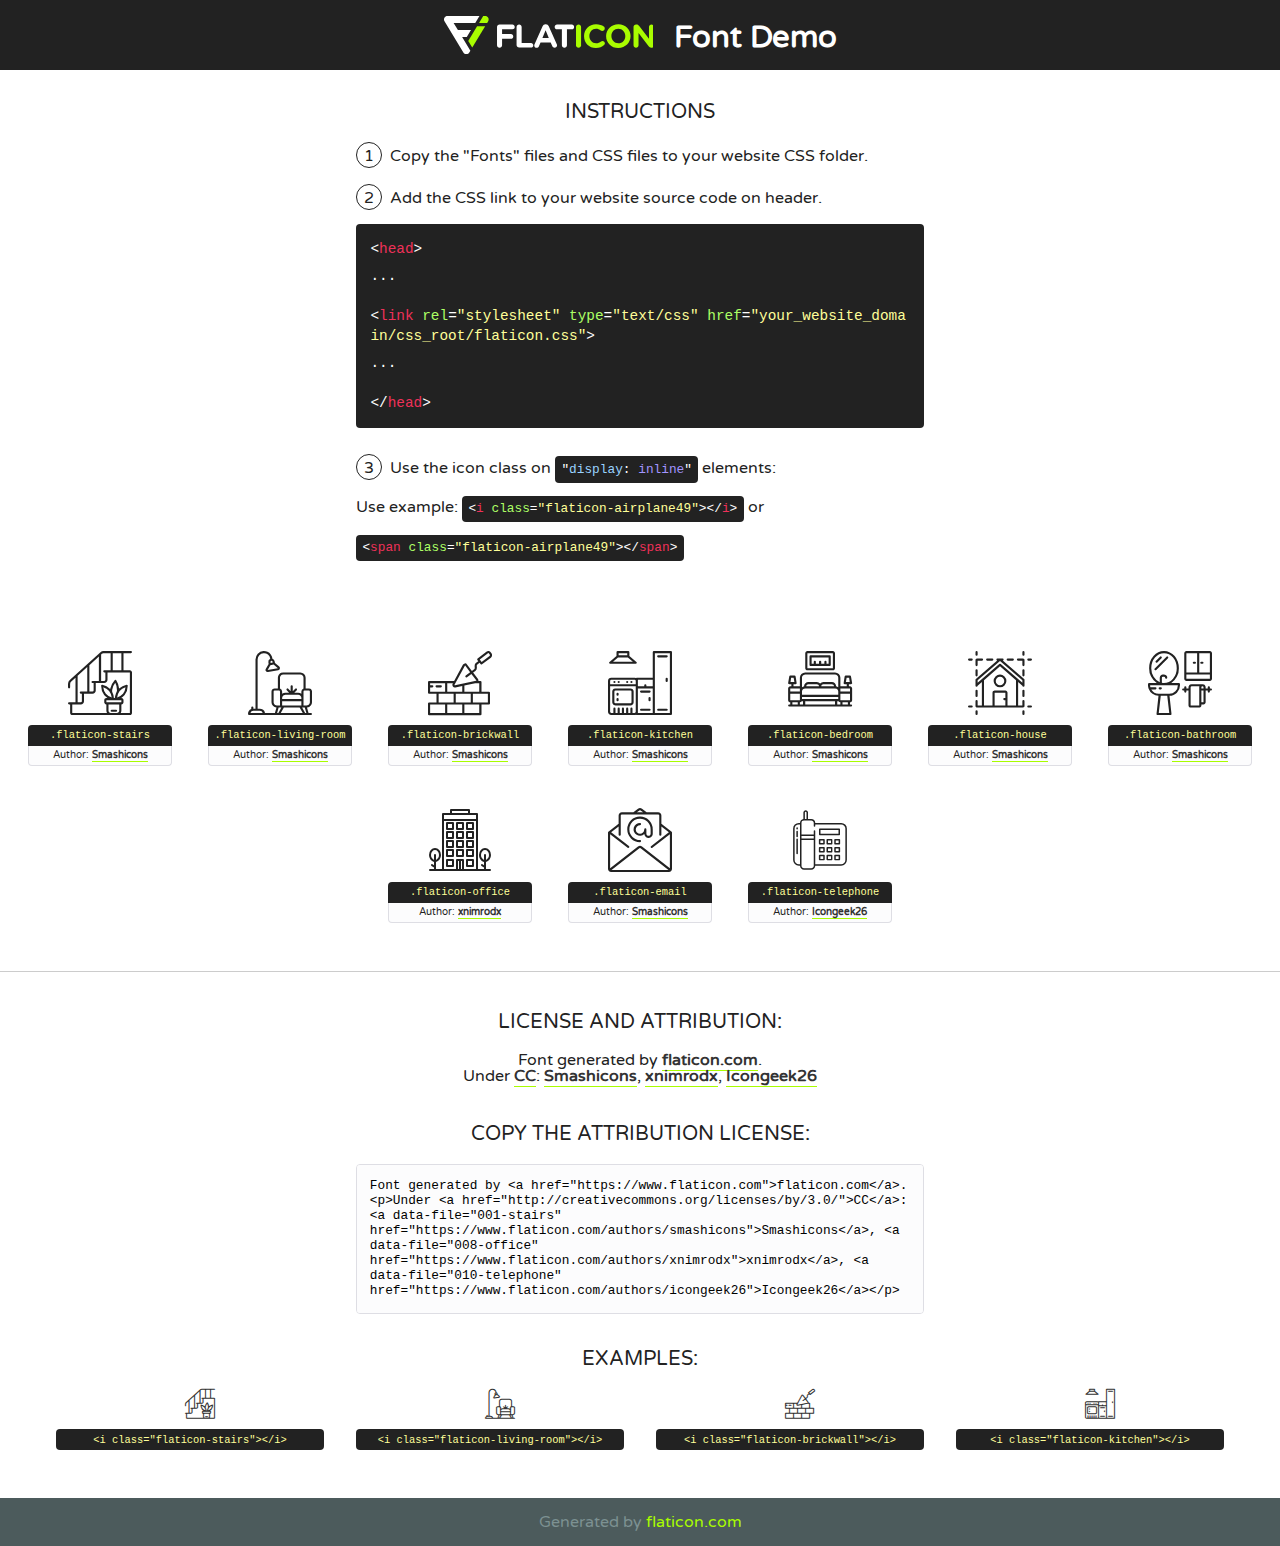
<file: lib/flaticon/font/flaticon.html>
<!DOCTYPE html>
<!--
  Flaticon icon font: Flaticon
  Creation date: 12/11/2020 10:28
-->
<html>
<!DOCTYPE html>
<html>

<head>
    <title>Flaticon WebFont</title>
    <link href="http://fonts.googleapis.com/css?family=Varela+Round" rel="stylesheet" type="text/css" />
    <link rel="stylesheet" type="text/css" href="flaticon.css">
    <meta charset="UTF-8">
    <style>
    html, body, div, span, applet, object, iframe,
    h1, h2, h3, h4, h5, h6, p, blockquote, pre,
    a, abbr, acronym, address, big, cite, code,
    del, dfn, em, img, ins, kbd, q, s, samp,
    small, strike, strong, sub, sup, tt, var,
    b, u, i, center,
    dl, dt, dd, ol, ul, li,
    fieldset, form, label, legend,
    table, caption, tbody, tfoot, thead, tr, th, td,
    article, aside, canvas, details, embed, 
    figure, figcaption, footer, header, hgroup, 
    menu, nav, output, ruby, section, summary,
    time, mark, audio, video {
        margin: 0;
        padding: 0;
        border: 0;
        font-size: 100%;
        font: inherit;
        vertical-align: baseline;
    }
    /* HTML5 display-role reset for older browsers */
    article, aside, details, figcaption, figure, 
    footer, header, hgroup, menu, nav, section {
        display: block;
    }
    body {
        line-height: 1;
    }
    ol, ul {
        list-style: none;
    }
    blockquote, q {
        quotes: none;
    }
    blockquote:before, blockquote:after,
    q:before, q:after {
        content: '';
        content: none;
    }
    table {
        border-collapse: collapse;
        border-spacing: 0;
    }
    body {
        font-family: 'Varela Round', Helvetica, Arial, sans-serif;
        font-size: 16px;
        color: #222;
    }
    a {
        color: #333;
        border-bottom: 1px solid #a9fd00;
        font-weight: bold;
        text-decoration: none;
    }
    * {
        -moz-box-sizing: border-box;
        -webkit-box-sizing: border-box;
        box-sizing: border-box;
        margin: 0;
        padding: 0;
    }
    [class^="flaticon-"]:before, [class*=" flaticon-"]:before, [class^="flaticon-"]:after, [class*=" flaticon-"]:after {
        font-family: Flaticon;
        font-size: 30px;
        font-style: normal;
        margin-left: 20px;
        color: #333;
    }
    .wrapper {
        max-width: 600px;
        margin: auto;
        padding: 0 1em;
    }
    .title {
        font-size: 1.25em;
        text-align: center;
        margin-bottom: 1em;
        text-transform: uppercase;
    }
    header {
        text-align: center;
        background-color: #222;
        color: #fff;
        padding: 1em;
    }
    header .logo {
        width: 210px;
        height: 38px;
        display: inline-block;
        vertical-align: middle;
        margin-right: 1em;
        border: none;
    }
    header strong {
        font-size: 1.95em;
        font-weight: bold;
        vertical-align: middle;
        margin-top: 5px;
        display: inline-block;
    }
    .demo {
        margin: 2em auto;
        line-height: 1.25em;
    }
    .demo ul li {
        margin-bottom: 1em;
    }
    .demo ul li .num {
        color: #222;
        border-radius: 20px;
        display: inline-block;
        width: 26px;
        padding: 3px;
        height: 26px;
        text-align: center;
        margin-right: 0.5em;
        border: 1px solid #222;
    }
    .demo ul li code {
        background-color: #222;
        border-radius: 4px;
        padding: 0.25em 0.5em;
        display: inline-block;
        color: #fff;
        font-family: Consolas,Monaco,Lucida Console,Liberation Mono,DejaVu Sans Mono,Bitstream Vera Sans Mono,Courier New, monospace;
        font-weight: lighter;
        margin-top: 1em;
        font-size: 0.8em;
        word-break: break-all;
    }
    .demo ul li code.big {
        padding: 1em;
        font-size: 0.9em;
    }
    .demo ul li code .red {
        color: #EF3159;
    }
    .demo ul li code .green {
        color: #ACFF65;
    }
    .demo ul li code .yellow {
        color: #FFFF99;
    }
    .demo ul li code .blue {
        color: #99D3FF;
    }
    .demo ul li code .purple {
        color: #A295FF;
    }
    .demo ul li code .dots {
        margin-top: 0.5em;
        display: block;
    }
    #glyphs {
        border-bottom: 1px solid #ccc;
        padding: 2em 0;
        text-align: center;
    }
    .glyph {
        display: inline-block;
        width: 9em;
        margin: 1em;
        text-align: center;
        vertical-align: top;
        background: #FFF;
    }
    .glyph .glyph-icon {
        padding: 10px;
        display: block;
        font-family:"Flaticon";
        font-size: 64px;
        line-height: 1;
    }
    .glyph .glyph-icon:before {
        font-size: 64px;
        color: #222;
        margin-left: 0;
    }
    .class-name {
        font-size: 0.65em;
        background-color: #222;
        color: #fff;
        border-radius: 4px 4px 0 0;
        padding: 0.5em;
        color: #FFFF99;
        font-family: Consolas,Monaco,Lucida Console,Liberation Mono,DejaVu Sans Mono,Bitstream Vera Sans Mono,Courier New, monospace;
    }
    .author-name {
        font-size: 0.6em;
        background-color: #fcfcfd;
        border: 1px solid #DEDEE4;
        border-top: 0;
        border-radius: 0 0 4px 4px;
        padding: 0.5em;
    }
    .class-name:last-child {
        font-size: 10px;
        color:#888;
    }
    .class-name:last-child a {
        font-size: 10px;
        color:#555;
    }
    .class-name:last-child a:hover {
        color:#a9fd00;
    }
    .glyph > input {
        display: block;
        width: 100px;
        margin: 5px auto;
        text-align: center;
        font-size: 12px;
        cursor: text;
    }
    .glyph > input.icon-input {
        font-family:"Flaticon";
        font-size: 16px;
        margin-bottom: 10px;
    }
    .attribution .title {
        margin-top: 2em;
    }
    .attribution textarea {
        background-color: #fcfcfd;
        padding: 1em;
        border: none;
        box-shadow: none;
        border: 1px solid #DEDEE4;
        border-radius: 4px;
        resize: none;
        width: 100%;
        height: 150px;
        font-size: 0.8em;
        font-family: Consolas,Monaco,Lucida Console,Liberation Mono,DejaVu Sans Mono,Bitstream Vera Sans Mono,Courier New, monospace;
        -webkit-appearance: none;
    }
    .iconsuse {
        margin: 2em auto;
        text-align: center;
        max-width: 1200px;
    }
    .iconsuse:after {
        content: '';
        display: table;
        clear: both;
    }
    .iconsuse .image {
        float: left;
        width: 25%;
        padding: 0 1em;
    }
    .iconsuse .image p {
        margin-bottom: 1em;
    }
    .iconsuse .image span {
        display: block;
        font-size: 0.65em;
        background-color: #222;
        color: #fff;
        border-radius: 4px;
        padding: 0.5em;
        color: #FFFF99;
        margin-top: 1em;
        font-family: Consolas,Monaco,Lucida Console,Liberation Mono,DejaVu Sans Mono,Bitstream Vera Sans Mono,Courier New, monospace;
    }
    #footer {
        text-align: center;
        background-color: #4C5B5C;
        color: #7c9192;
        padding: 1em;
    }
    #footer a {
        border: none;
        color: #a9fd00;
        font-weight: normal;
    }
    @media (max-width: 960px) {
        .iconsuse .image {
            width: 50%;
        }
    }
    @media (max-width: 560px) {
        .iconsuse .image {
            width: 100%;
        }
    }
    </style>
</head>

<body class="characters-off">

    <header>
        <a href="https://www.flaticon.com" target="_blank" class="logo">
            <svg version="1.1" xmlns="http://www.w3.org/2000/svg" xmlns:xlink="http://www.w3.org/1999/xlink" xmlns:a="http://ns.adobe.com/AdobeSVGViewerExtensions/3.0/" viewBox="0 0 560.875 102.036" enable-background="new 0 0 560.875 102.036" xml:space="preserve">
                <defs>
                </defs>
                <g>
                    <g class="letters">
                        <path fill="#ffffff" d="M141.596,29.675c0-3.777,2.985-6.767,6.764-6.767h34.438c3.426,0,6.15,2.728,6.15,6.15
                        c0,3.43-2.724,6.149-6.15,6.149h-27.674v13.091h23.719c3.429,0,6.151,2.724,6.151,6.15c0,3.43-2.723,6.149-6.151,6.149h-23.719
                        v17.574c0,3.773-2.986,6.761-6.764,6.761c-3.779,0-6.764-2.989-6.764-6.761V29.675z"></path>
                        <path fill="#ffffff" d="M193.844,29.149c0-3.781,2.985-6.767,6.764-6.767c3.776,0,6.763,2.985,6.763,6.767v42.957h25.039
                        c3.426,0,6.149,2.726,6.149,6.153c0,3.425-2.723,6.15-6.149,6.15h-31.802c-3.779,0-6.764-2.986-6.764-6.768V29.149z"></path>
                        <path fill="#ffffff" d="M241.891,75.71l21.438-48.407c1.492-3.341,4.215-5.357,7.906-5.357h0.792
                        c3.686,0,6.323,2.017,7.815,5.357l21.439,48.407c0.436,0.967,0.701,1.845,0.701,2.723c0,3.602-2.809,6.501-6.414,6.501
                        c-3.161,0-5.269-1.845-6.499-4.655l-4.132-9.661h-27.059l-4.301,10.102c-1.144,2.631-3.426,4.214-6.237,4.214
                        c-3.517,0-6.24-2.81-6.24-6.325C241.1,77.64,241.451,76.677,241.891,75.71z M279.932,58.666l-8.521-20.297l-8.526,20.297H279.932
                        z"></path>
                        <path fill="#ffffff" d="M314.864,35.387H301.86c-3.429,0-6.239-2.813-6.239-6.238c0-3.429,2.811-6.24,6.239-6.24h39.533
                        c3.426,0,6.237,2.811,6.237,6.24c0,3.425-2.811,6.238-6.237,6.238h-13.001v42.785c0,3.773-2.99,6.761-6.764,6.761
                        c-3.779,0-6.764-2.989-6.764-6.761V35.387z"></path>
                        <path fill="#A9FD00" d="M352.615,29.149c0-3.781,2.985-6.767,6.767-6.767c3.774,0,6.761,2.985,6.761,6.767v49.024
                        c0,3.773-2.987,6.761-6.761,6.761c-3.781,0-6.767-2.989-6.767-6.761V29.149z"></path>
                        <path fill="#A9FD00" d="M374.132,53.836v-0.179c0-17.481,13.178-31.801,32.065-31.801c9.22,0,15.459,2.458,20.557,6.238
                        c1.402,1.054,2.637,2.985,2.637,5.357c0,3.692-2.985,6.59-6.681,6.59c-1.845,0-3.071-0.702-4.044-1.319
                        c-3.776-2.813-7.729-4.393-12.562-4.393c-10.364,0-17.831,8.611-17.831,19.154v0.173c0,10.542,7.291,19.329,17.831,19.329
                        c5.715,0,9.492-1.756,13.359-4.834c1.049-0.874,2.458-1.491,4.039-1.491c3.429,0,6.325,2.813,6.325,6.236
                        c0,2.106-1.056,3.78-2.282,4.834c-5.539,4.834-12.036,7.733-21.878,7.733C387.572,85.464,374.132,71.493,374.132,53.836z"></path>
                        <path fill="#A9FD00" d="M433.009,53.836v-0.179c0-17.481,13.79-31.801,32.766-31.801c18.981,0,32.592,14.143,32.592,31.628v0.173
                        c0,17.483-13.785,31.807-32.769,31.807C446.625,85.464,433.009,71.32,433.009,53.836z M484.224,53.836v-0.179
                        c0-10.539-7.725-19.326-18.626-19.326c-10.893,0-18.449,8.611-18.449,19.154v0.173c0,10.542,7.73,19.329,18.626,19.329
                        C476.676,72.986,484.224,64.378,484.224,53.836z"></path>
                        <path fill="#A9FD00" d="M506.233,29.321c0-3.774,2.99-6.763,6.767-6.763h1.401c3.252,0,5.183,1.583,7.029,3.953l26.093,34.265
                        V29.059c0-3.692,2.99-6.677,6.681-6.677c3.683,0,6.671,2.985,6.671,6.677v48.934c0,3.78-2.987,6.765-6.764,6.765h-0.436
                        c-3.257,0-5.188-1.581-7.034-3.953l-27.056-35.492v32.944c0,3.687-2.985,6.676-6.678,6.676c-3.683,0-6.673-2.989-6.673-6.676
                        V29.321z"></path>
                    </g>
                    <g class="insignia">
                        <path fill="#ffffff" d="M48.372,56.137h12.517l11.156-18.537H37.186L25.688,18.539h57.825L94.668,0H9.271
                        C5.925,0,2.842,1.801,1.198,4.716c-1.644,2.907-1.593,6.482,0.134,9.343l50.38,83.501c1.678,2.781,4.689,4.476,7.938,4.476
                        c3.246,0,6.257-1.695,7.935-4.476l2.898-4.804L48.372,56.137z"></path>
                        <g class="i">
                            <path fill="#A9FD00" d="M93.575,18.539h0.031v0.004l21.652,0.004l2.705-4.488c1.727-2.861,1.778-6.436,0.133-9.343
                            C116.454,1.801,113.371,0,110.026,0h-5.294L93.575,18.539z"></path>
                            <polygon fill="#A9FD00" points="88.291,27.356 64.725,66.486 75.519,84.404 109.942,27.356"></polygon>
                        </g>
                    </g>
                </g>
            </svg>
        </a>
        <strong>Font Demo</strong>
    </header>


    <section class="demo wrapper">

        <p class="title">Instructions</p>

        <ul>
            <li>
                <span class="num">1</span>Copy the "Fonts" files and CSS files to your website CSS folder.
            </li>
            <li>
                <span class="num">2</span>Add the CSS link to your website source code on header.
                <code class="big">
                    &lt;<span class="red">head</span>&gt;
                    <br/><span class="dots">...</span>
                    <br/>&lt;<span class="red">link</span> <span class="green">rel</span>=<span class="yellow">"stylesheet"</span> <span class="green">type</span>=<span class="yellow">"text/css"</span> <span class="green">href</span>=<span class="yellow">"your_website_domain/css_root/flaticon.css"</span>&gt;
                    <br/><span class="dots">...</span>
                    <br/>&lt;/<span class="red">head</span>&gt;
                </code>
            </li>

            <li>
                <p>
                    <span class="num">3</span>Use the icon class on <code>"<span class="blue">display</span>:<span class="purple"> inline</span>"</code> elements:
                    <br />
                    Use example: <code>&lt;<span class="red">i</span> <span class="green">class</span>=<span class="yellow">&quot;flaticon-airplane49&quot;</span>&gt;&lt;/<span class="red">i</span>&gt;</code> or <code>&lt;<span class="red">span</span> <span class="green">class</span>=<span class="yellow">&quot;flaticon-airplane49&quot;</span>&gt;&lt;/<span class="red">span</span>&gt;</code>
            </li>
        </ul>

    </section>




   <section id="glyphs">          
    
      
        <div class="glyph"><div class="glyph-icon flaticon-stairs"></div>
            <div class="class-name">.flaticon-stairs</div>
            <div class="author-name">Author: <a data-file="001-stairs" href="https://www.flaticon.com/authors/smashicons">Smashicons</a> </div> 
        </div>        
        
        <div class="glyph"><div class="glyph-icon flaticon-living-room"></div>
            <div class="class-name">.flaticon-living-room</div>
            <div class="author-name">Author: <a data-file="002-living-room" href="https://www.flaticon.com/authors/smashicons">Smashicons</a> </div> 
        </div>        
        
        <div class="glyph"><div class="glyph-icon flaticon-brickwall"></div>
            <div class="class-name">.flaticon-brickwall</div>
            <div class="author-name">Author: <a data-file="003-brickwall" href="https://www.flaticon.com/authors/smashicons">Smashicons</a> </div> 
        </div>        
        
        <div class="glyph"><div class="glyph-icon flaticon-kitchen"></div>
            <div class="class-name">.flaticon-kitchen</div>
            <div class="author-name">Author: <a data-file="004-kitchen" href="https://www.flaticon.com/authors/smashicons">Smashicons</a> </div> 
        </div>        
        
        <div class="glyph"><div class="glyph-icon flaticon-bedroom"></div>
            <div class="class-name">.flaticon-bedroom</div>
            <div class="author-name">Author: <a data-file="005-bedroom" href="https://www.flaticon.com/authors/smashicons">Smashicons</a> </div> 
        </div>        
        
        <div class="glyph"><div class="glyph-icon flaticon-house"></div>
            <div class="class-name">.flaticon-house</div>
            <div class="author-name">Author: <a data-file="006-house" href="https://www.flaticon.com/authors/smashicons">Smashicons</a> </div> 
        </div>        
        
        <div class="glyph"><div class="glyph-icon flaticon-bathroom"></div>
            <div class="class-name">.flaticon-bathroom</div>
            <div class="author-name">Author: <a data-file="007-bathroom" href="https://www.flaticon.com/authors/smashicons">Smashicons</a> </div> 
        </div>        
        
        <div class="glyph"><div class="glyph-icon flaticon-office"></div>
            <div class="class-name">.flaticon-office</div>
            <div class="author-name">Author: <a data-file="008-office" href="https://www.flaticon.com/authors/xnimrodx">xnimrodx</a> </div> 
        </div>        
        
        <div class="glyph"><div class="glyph-icon flaticon-email"></div>
            <div class="class-name">.flaticon-email</div>
            <div class="author-name">Author: <a data-file="009-email" href="https://www.flaticon.com/authors/smashicons">Smashicons</a> </div> 
        </div>        
        
        <div class="glyph"><div class="glyph-icon flaticon-telephone"></div>
            <div class="class-name">.flaticon-telephone</div>
            <div class="author-name">Author: <a data-file="010-telephone" href="https://www.flaticon.com/authors/icongeek26">Icongeek26</a> </div> 
        </div>        
        

    </section>



    <section class="attribution wrapper"   style="text-align:center;">

      <div class="title">License and attribution:</div><div class="attrDiv">Font generated by <a href="https://www.flaticon.com">flaticon.com</a>. <div><p>Under <a href="http://creativecommons.org/licenses/by/3.0/">CC</a>: <a data-file="001-stairs" href="https://www.flaticon.com/authors/smashicons">Smashicons</a>, <a data-file="008-office" href="https://www.flaticon.com/authors/xnimrodx">xnimrodx</a>, <a data-file="010-telephone" href="https://www.flaticon.com/authors/icongeek26">Icongeek26</a></p>  </div>
      </div>
      <div class="title">Copy the Attribution License:</div>

    <textarea onclick="this.focus();this.select();">Font generated by &lt;a href=&quot;https://www.flaticon.com&quot;&gt;flaticon.com&lt;/a&gt;. <p>Under <a href="http://creativecommons.org/licenses/by/3.0/">CC</a>: <a data-file="001-stairs" href="https://www.flaticon.com/authors/smashicons">Smashicons</a>, <a data-file="008-office" href="https://www.flaticon.com/authors/xnimrodx">xnimrodx</a>, <a data-file="010-telephone" href="https://www.flaticon.com/authors/icongeek26">Icongeek26</a></p>  
     </textarea>

    </section>

    <section class="iconsuse">

          <div class="title">Examples:</div>            
             
            <div class="image">
                <p>
                    <i class="glyph-icon flaticon-stairs"></i> 
                    <span>&lt;i class=&quot;flaticon-stairs&quot;&gt;&lt;/i&gt;</span>
                </p>
            </div>
            
            <div class="image">
                <p>
                    <i class="glyph-icon flaticon-living-room"></i> 
                    <span>&lt;i class=&quot;flaticon-living-room&quot;&gt;&lt;/i&gt;</span>
                </p>
            </div>
            
            <div class="image">
                <p>
                    <i class="glyph-icon flaticon-brickwall"></i> 
                    <span>&lt;i class=&quot;flaticon-brickwall&quot;&gt;&lt;/i&gt;</span>
                </p>
            </div>
            
            <div class="image">
                <p>
                    <i class="glyph-icon flaticon-kitchen"></i> 
                    <span>&lt;i class=&quot;flaticon-kitchen&quot;&gt;&lt;/i&gt;</span>
                </p>
            </div>
                       
        </div>
                            
    </section>

<div id="footer">
    <div>Generated by <a href="https://www.flaticon.com">flaticon.com</a>
    </div>
</div>



</body>
</html>
</file>
<file: lib/flaticon/font/flaticon.css>
/*
  	Flaticon icon font: Flaticon
  	Creation date: 12/11/2020 10:28
  	*/

@font-face {
  font-family: "Flaticon";
  src: url("./Flaticon.eot");
  src: url("./Flaticon.eot?#iefix") format("embedded-opentype"),
       url("./Flaticon.woff2") format("woff2"),
       url("./Flaticon.woff") format("woff"),
       url("./Flaticon.ttf") format("truetype"),
       url("./Flaticon.svg#Flaticon") format("svg");
  font-weight: normal;
  font-style: normal;
}

@media screen and (-webkit-min-device-pixel-ratio:0) {
  @font-face {
    font-family: "Flaticon";
    src: url("./Flaticon.svg#Flaticon") format("svg");
  }
}

[class^="flaticon-"]:before, [class*=" flaticon-"]:before,
[class^="flaticon-"]:after, [class*=" flaticon-"]:after {   
  font-family: Flaticon;
        font-size: 20px;
font-style: normal;
margin-left: 20px;
}

.flaticon-stairs:before { content: "\f100"; }
.flaticon-living-room:before { content: "\f101"; }
.flaticon-brickwall:before { content: "\f102"; }
.flaticon-kitchen:before { content: "\f103"; }
.flaticon-bedroom:before { content: "\f104"; }
.flaticon-house:before { content: "\f105"; }
.flaticon-bathroom:before { content: "\f106"; }
.flaticon-office:before { content: "\f107"; }
.flaticon-email:before { content: "\f108"; }
.flaticon-telephone:before { content: "\f109"; }
</file>
<file: css/style.css>
/******* Bootstrap Theming ********/
/*!
 * Bootstrap v4.5.3 (https://getbootstrap.com/)
 * Copyright 2011-2020 The Bootstrap Authors
 * Copyright 2011-2020 Twitter, Inc.
 * Licensed under MIT (https://github.com/twbs/bootstrap/blob/main/LICENSE)
 */
:root {
  --blue: #007bff;
  --indigo: #6610f2;
  --purple: #6f42c1;
  --pink: #e83e8c;
  --red: #dc3545;
  --orange: #fd7e14;
  --yellow: #ffc107;
  --green: #28a745;
  --teal: #20c997;
  --cyan: #17a2b8;
  --white: #fff;
  --gray: #6c757d;
  --gray-dark: #343a40;
  --primary: #DFB163;
  --secondary: #252531;
  --success: #28a745;
  --info: #17a2b8;
  --warning: #ffc107;
  --danger: #dc3545;
  --light: #F3F6FF;
  --dark: #181818;
  --breakpoint-xs: 0;
  --breakpoint-sm: 576px;
  --breakpoint-md: 768px;
  --breakpoint-lg: 992px;
  --breakpoint-xl: 1200px;
  --font-family-sans-serif: "Montserrat", sans-serif;
  --font-family-monospace: SFMono-Regular, Menlo, Monaco, Consolas, "Liberation Mono", "Courier New", monospace;
}

*,
*::before,
*::after {
  box-sizing: border-box;
}

html {
  font-family: sans-serif;
  line-height: 1.15;
  -webkit-text-size-adjust: 100%;
  -webkit-tap-highlight-color: rgba(0, 0, 0, 0);
}

article, aside, figcaption, figure, footer, header, hgroup, main, nav, section {
  display: block;
}

body {
  margin: 0;
  font-family: "Montserrat", sans-serif;
  font-size: 1rem;
  font-weight: 400;
  line-height: 1.5;
  color: #777777;
  text-align: left;
  background-color: #fff;
}

[tabindex="-1"]:focus:not(:focus-visible) {
  outline: 0 !important;
}

hr {
  box-sizing: content-box;
  height: 0;
  overflow: visible;
}

h1, h2, h3, h4, h5, h6 {
  margin-top: 0;
  margin-bottom: 0.5rem;
}

p {
  margin-top: 0;
  margin-bottom: 1rem;
}

abbr[title],
abbr[data-original-title] {
  text-decoration: underline;
  text-decoration: underline dotted;
  cursor: help;
  border-bottom: 0;
  text-decoration-skip-ink: none;
}

address {
  margin-bottom: 1rem;
  font-style: normal;
  line-height: inherit;
}

ol,
ul,
dl {
  margin-top: 0;
  margin-bottom: 1rem;
}

ol ol,
ul ul,
ol ul,
ul ol {
  margin-bottom: 0;
}

dt {
  font-weight: 700;
}

dd {
  margin-bottom: .5rem;
  margin-left: 0;
}

blockquote {
  margin: 0 0 1rem;
}

b,
strong {
  font-weight: bolder;
}

small {
  font-size: 80%;
}

sub,
sup {
  position: relative;
  font-size: 75%;
  line-height: 0;
  vertical-align: baseline;
}

sub {
  bottom: -.25em;
}

sup {
  top: -.5em;
}

a {
  color: #DFB163;
  text-decoration: none;
  background-color: transparent;
}

a:hover {
  color: #cc902a;
  text-decoration: underline;
}

a:not([href]):not([class]) {
  color: inherit;
  text-decoration: none;
}

a:not([href]):not([class]):hover {
  color: inherit;
  text-decoration: none;
}

pre,
code,
kbd,
samp {
  font-family: SFMono-Regular, Menlo, Monaco, Consolas, "Liberation Mono", "Courier New", monospace;
  font-size: 1em;
}

pre {
  margin-top: 0;
  margin-bottom: 1rem;
  overflow: auto;
  -ms-overflow-style: scrollbar;
}

figure {
  margin: 0 0 1rem;
}

img {
  vertical-align: middle;
  border-style: none;
}

svg {
  overflow: hidden;
  vertical-align: middle;
}

table {
  border-collapse: collapse;
}

caption {
  padding-top: 0.75rem;
  padding-bottom: 0.75rem;
  color: #6c757d;
  text-align: left;
  caption-side: bottom;
}

th {
  text-align: inherit;
  text-align: -webkit-match-parent;
}

label {
  display: inline-block;
  margin-bottom: 0.5rem;
}

button {
  border-radius: 0;
}

button:focus {
  outline: 1px dotted;
  outline: 5px auto -webkit-focus-ring-color;
}

input,
button,
select,
optgroup,
textarea {
  margin: 0;
  font-family: inherit;
  font-size: inherit;
  line-height: inherit;
}

button,
input {
  overflow: visible;
}

button,
select {
  text-transform: none;
}

[role="button"] {
  cursor: pointer;
}

select {
  word-wrap: normal;
}

button,
[type="button"],
[type="reset"],
[type="submit"] {
  -webkit-appearance: button;
}

button:not(:disabled),
[type="button"]:not(:disabled),
[type="reset"]:not(:disabled),
[type="submit"]:not(:disabled) {
  cursor: pointer;
}

button::-moz-focus-inner,
[type="button"]::-moz-focus-inner,
[type="reset"]::-moz-focus-inner,
[type="submit"]::-moz-focus-inner {
  padding: 0;
  border-style: none;
}

input[type="radio"],
input[type="checkbox"] {
  box-sizing: border-box;
  padding: 0;
}

textarea {
  overflow: auto;
  resize: vertical;
}

fieldset {
  min-width: 0;
  padding: 0;
  margin: 0;
  border: 0;
}

legend {
  display: block;
  width: 100%;
  max-width: 100%;
  padding: 0;
  margin-bottom: .5rem;
  font-size: 1.5rem;
  line-height: inherit;
  color: inherit;
  white-space: normal;
}

@media (max-width: 1200px) {
  legend {
    font-size: calc(1.275rem + 0.3vw) ;
  }
}

progress {
  vertical-align: baseline;
}

[type="number"]::-webkit-inner-spin-button,
[type="number"]::-webkit-outer-spin-button {
  height: auto;
}

[type="search"] {
  outline-offset: -2px;
  -webkit-appearance: none;
}

[type="search"]::-webkit-search-decoration {
  -webkit-appearance: none;
}

::-webkit-file-upload-button {
  font: inherit;
  -webkit-appearance: button;
}

output {
  display: inline-block;
}

summary {
  display: list-item;
  cursor: pointer;
}

template {
  display: none;
}

[hidden] {
  display: none !important;
}

h1, h2, h3, h4, h5, h6,
.h1, .h2, .h3, .h4, .h5, .h6 {
  margin-bottom: 0.5rem;
  font-family: "Oswald", sans-serif;
  font-weight: 500;
  line-height: 1.2;
  color: #252531;
}

h1, .h1 {
  font-size: 2.5rem;
}

@media (max-width: 1200px) {
  h1, .h1 {
    font-size: calc(1.375rem + 1.5vw) ;
  }
}

h2, .h2 {
  font-size: 2rem;
}

@media (max-width: 1200px) {
  h2, .h2 {
    font-size: calc(1.325rem + 0.9vw) ;
  }
}

h3, .h3 {
  font-size: 1.75rem;
}

@media (max-width: 1200px) {
  h3, .h3 {
    font-size: calc(1.3rem + 0.6vw) ;
  }
}

h4, .h4 {
  font-size: 1.5rem;
}

@media (max-width: 1200px) {
  h4, .h4 {
    font-size: calc(1.275rem + 0.3vw) ;
  }
}

h5, .h5 {
  font-size: 1.25rem;
}

h6, .h6 {
  font-size: 1rem;
}

.lead {
  font-size: 1.25rem;
  font-weight: 300;
}

.display-1 {
  font-size: 6rem;
  font-weight: 300;
  line-height: 1.2;
}

@media (max-width: 1200px) {
  .display-1 {
    font-size: calc(1.725rem + 5.7vw) ;
  }
}

.display-2 {
  font-size: 5.5rem;
  font-weight: 300;
  line-height: 1.2;
}

@media (max-width: 1200px) {
  .display-2 {
    font-size: calc(1.675rem + 5.1vw) ;
  }
}

.display-3 {
  font-size: 4.5rem;
  font-weight: 300;
  line-height: 1.2;
}

@media (max-width: 1200px) {
  .display-3 {
    font-size: calc(1.575rem + 3.9vw) ;
  }
}

.display-4 {
  font-size: 3.5rem;
  font-weight: 300;
  line-height: 1.2;
}

@media (max-width: 1200px) {
  .display-4 {
    font-size: calc(1.475rem + 2.7vw) ;
  }
}

hr {
  margin-top: 1rem;
  margin-bottom: 1rem;
  border: 0;
  border-top: 1px solid rgba(0, 0, 0, 0.1);
}

small,
.small {
  font-size: 80%;
  font-weight: 400;
}

mark,
.mark {
  padding: 0.2em;
  background-color: #fcf8e3;
}

.list-unstyled {
  padding-left: 0;
  list-style: none;
}

.list-inline {
  padding-left: 0;
  list-style: none;
}

.list-inline-item {
  display: inline-block;
}

.list-inline-item:not(:last-child) {
  margin-right: 0.5rem;
}

.initialism {
  font-size: 90%;
  text-transform: uppercase;
}

.blockquote {
  margin-bottom: 1rem;
  font-size: 1.25rem;
}

.blockquote-footer {
  display: block;
  font-size: 80%;
  color: #6c757d;
}

.blockquote-footer::before {
  content: "\2014\00A0";
}

.img-fluid {
  max-width: 100%;
  height: auto;
}

.img-thumbnail {
  padding: 0.25rem;
  background-color: #fff;
  border: 1px solid #dee2e6;
  max-width: 100%;
  height: auto;
}

.figure {
  display: inline-block;
}

.figure-img {
  margin-bottom: 0.5rem;
  line-height: 1;
}

.figure-caption {
  font-size: 90%;
  color: #6c757d;
}

code {
  font-size: 87.5%;
  color: #e83e8c;
  word-wrap: break-word;
}

a > code {
  color: inherit;
}

kbd {
  padding: 0.2rem 0.4rem;
  font-size: 87.5%;
  color: #fff;
  background-color: #212529;
}

kbd kbd {
  padding: 0;
  font-size: 100%;
  font-weight: 700;
}

pre {
  display: block;
  font-size: 87.5%;
  color: #212529;
}

pre code {
  font-size: inherit;
  color: inherit;
  word-break: normal;
}

.pre-scrollable {
  max-height: 340px;
  overflow-y: scroll;
}

.container,
.container-fluid,
.container-sm,
.container-md,
.container-lg,
.container-xl {
  width: 100%;
  padding-right: 15px;
  padding-left: 15px;
  margin-right: auto;
  margin-left: auto;
}

@media (min-width: 576px) {
  .container, .container-sm {
    max-width: 540px;
  }
}

@media (min-width: 768px) {
  .container, .container-sm, .container-md {
    max-width: 720px;
  }
}

@media (min-width: 992px) {
  .container, .container-sm, .container-md, .container-lg {
    max-width: 960px;
  }
}

@media (min-width: 1200px) {
  .container, .container-sm, .container-md, .container-lg, .container-xl {
    max-width: 1140px;
  }
}

.row {
  display: flex;
  flex-wrap: wrap;
  margin-right: -15px;
  margin-left: -15px;
}

.no-gutters {
  margin-right: 0;
  margin-left: 0;
}

.no-gutters > .col,
.no-gutters > [class*="col-"] {
  padding-right: 0;
  padding-left: 0;
}

.col-1, .col-2, .col-3, .col-4, .col-5, .col-6, .col-7, .col-8, .col-9, .col-10, .col-11, .col-12, .col,
.col-auto, .col-sm-1, .col-sm-2, .col-sm-3, .col-sm-4, .col-sm-5, .col-sm-6, .col-sm-7, .col-sm-8, .col-sm-9, .col-sm-10, .col-sm-11, .col-sm-12, .col-sm,
.col-sm-auto, .col-md-1, .col-md-2, .col-md-3, .col-md-4, .col-md-5, .col-md-6, .col-md-7, .col-md-8, .col-md-9, .col-md-10, .col-md-11, .col-md-12, .col-md,
.col-md-auto, .col-lg-1, .col-lg-2, .col-lg-3, .col-lg-4, .col-lg-5, .col-lg-6, .col-lg-7, .col-lg-8, .col-lg-9, .col-lg-10, .col-lg-11, .col-lg-12, .col-lg,
.col-lg-auto, .col-xl-1, .col-xl-2, .col-xl-3, .col-xl-4, .col-xl-5, .col-xl-6, .col-xl-7, .col-xl-8, .col-xl-9, .col-xl-10, .col-xl-11, .col-xl-12, .col-xl,
.col-xl-auto {
  position: relative;
  width: 100%;
  padding-right: 15px;
  padding-left: 15px;
}

.col {
  flex-basis: 0;
  flex-grow: 1;
  max-width: 100%;
}

.row-cols-1 > * {
  flex: 0 0 100%;
  max-width: 100%;
}

.row-cols-2 > * {
  flex: 0 0 50%;
  max-width: 50%;
}

.row-cols-3 > * {
  flex: 0 0 33.33333%;
  max-width: 33.33333%;
}

.row-cols-4 > * {
  flex: 0 0 25%;
  max-width: 25%;
}

.row-cols-5 > * {
  flex: 0 0 20%;
  max-width: 20%;
}

.row-cols-6 > * {
  flex: 0 0 16.66667%;
  max-width: 16.66667%;
}

.col-auto {
  flex: 0 0 auto;
  width: auto;
  max-width: 100%;
}

.col-1 {
  flex: 0 0 8.33333%;
  max-width: 8.33333%;
}

.col-2 {
  flex: 0 0 16.66667%;
  max-width: 16.66667%;
}

.col-3 {
  flex: 0 0 25%;
  max-width: 25%;
}

.col-4 {
  flex: 0 0 33.33333%;
  max-width: 33.33333%;
}

.col-5 {
  flex: 0 0 41.66667%;
  max-width: 41.66667%;
}

.col-6 {
  flex: 0 0 50%;
  max-width: 50%;
}

.col-7 {
  flex: 0 0 58.33333%;
  max-width: 58.33333%;
}

.col-8 {
  flex: 0 0 66.66667%;
  max-width: 66.66667%;
}

.col-9 {
  flex: 0 0 75%;
  max-width: 75%;
}

.col-10 {
  flex: 0 0 83.33333%;
  max-width: 83.33333%;
}

.col-11 {
  flex: 0 0 91.66667%;
  max-width: 91.66667%;
}

.col-12 {
  flex: 0 0 100%;
  max-width: 100%;
}

.order-first {
  order: -1;
}

.order-last {
  order: 13;
}

.order-0 {
  order: 0;
}

.order-1 {
  order: 1;
}

.order-2 {
  order: 2;
}

.order-3 {
  order: 3;
}

.order-4 {
  order: 4;
}

.order-5 {
  order: 5;
}

.order-6 {
  order: 6;
}

.order-7 {
  order: 7;
}

.order-8 {
  order: 8;
}

.order-9 {
  order: 9;
}

.order-10 {
  order: 10;
}

.order-11 {
  order: 11;
}

.order-12 {
  order: 12;
}

.offset-1 {
  margin-left: 8.33333%;
}

.offset-2 {
  margin-left: 16.66667%;
}

.offset-3 {
  margin-left: 25%;
}

.offset-4 {
  margin-left: 33.33333%;
}

.offset-5 {
  margin-left: 41.66667%;
}

.offset-6 {
  margin-left: 50%;
}

.offset-7 {
  margin-left: 58.33333%;
}

.offset-8 {
  margin-left: 66.66667%;
}

.offset-9 {
  margin-left: 75%;
}

.offset-10 {
  margin-left: 83.33333%;
}

.offset-11 {
  margin-left: 91.66667%;
}

@media (min-width: 576px) {
  .col-sm {
    flex-basis: 0;
    flex-grow: 1;
    max-width: 100%;
  }
  .row-cols-sm-1 > * {
    flex: 0 0 100%;
    max-width: 100%;
  }
  .row-cols-sm-2 > * {
    flex: 0 0 50%;
    max-width: 50%;
  }
  .row-cols-sm-3 > * {
    flex: 0 0 33.33333%;
    max-width: 33.33333%;
  }
  .row-cols-sm-4 > * {
    flex: 0 0 25%;
    max-width: 25%;
  }
  .row-cols-sm-5 > * {
    flex: 0 0 20%;
    max-width: 20%;
  }
  .row-cols-sm-6 > * {
    flex: 0 0 16.66667%;
    max-width: 16.66667%;
  }
  .col-sm-auto {
    flex: 0 0 auto;
    width: auto;
    max-width: 100%;
  }
  .col-sm-1 {
    flex: 0 0 8.33333%;
    max-width: 8.33333%;
  }
  .col-sm-2 {
    flex: 0 0 16.66667%;
    max-width: 16.66667%;
  }
  .col-sm-3 {
    flex: 0 0 25%;
    max-width: 25%;
  }
  .col-sm-4 {
    flex: 0 0 33.33333%;
    max-width: 33.33333%;
  }
  .col-sm-5 {
    flex: 0 0 41.66667%;
    max-width: 41.66667%;
  }
  .col-sm-6 {
    flex: 0 0 50%;
    max-width: 50%;
  }
  .col-sm-7 {
    flex: 0 0 58.33333%;
    max-width: 58.33333%;
  }
  .col-sm-8 {
    flex: 0 0 66.66667%;
    max-width: 66.66667%;
  }
  .col-sm-9 {
    flex: 0 0 75%;
    max-width: 75%;
  }
  .col-sm-10 {
    flex: 0 0 83.33333%;
    max-width: 83.33333%;
  }
  .col-sm-11 {
    flex: 0 0 91.66667%;
    max-width: 91.66667%;
  }
  .col-sm-12 {
    flex: 0 0 100%;
    max-width: 100%;
  }
  .order-sm-first {
    order: -1;
  }
  .order-sm-last {
    order: 13;
  }
  .order-sm-0 {
    order: 0;
  }
  .order-sm-1 {
    order: 1;
  }
  .order-sm-2 {
    order: 2;
  }
  .order-sm-3 {
    order: 3;
  }
  .order-sm-4 {
    order: 4;
  }
  .order-sm-5 {
    order: 5;
  }
  .order-sm-6 {
    order: 6;
  }
  .order-sm-7 {
    order: 7;
  }
  .order-sm-8 {
    order: 8;
  }
  .order-sm-9 {
    order: 9;
  }
  .order-sm-10 {
    order: 10;
  }
  .order-sm-11 {
    order: 11;
  }
  .order-sm-12 {
    order: 12;
  }
  .offset-sm-0 {
    margin-left: 0;
  }
  .offset-sm-1 {
    margin-left: 8.33333%;
  }
  .offset-sm-2 {
    margin-left: 16.66667%;
  }
  .offset-sm-3 {
    margin-left: 25%;
  }
  .offset-sm-4 {
    margin-left: 33.33333%;
  }
  .offset-sm-5 {
    margin-left: 41.66667%;
  }
  .offset-sm-6 {
    margin-left: 50%;
  }
  .offset-sm-7 {
    margin-left: 58.33333%;
  }
  .offset-sm-8 {
    margin-left: 66.66667%;
  }
  .offset-sm-9 {
    margin-left: 75%;
  }
  .offset-sm-10 {
    margin-left: 83.33333%;
  }
  .offset-sm-11 {
    margin-left: 91.66667%;
  }
}

@media (min-width: 768px) {
  .col-md {
    flex-basis: 0;
    flex-grow: 1;
    max-width: 100%;
  }
  .row-cols-md-1 > * {
    flex: 0 0 100%;
    max-width: 100%;
  }
  .row-cols-md-2 > * {
    flex: 0 0 50%;
    max-width: 50%;
  }
  .row-cols-md-3 > * {
    flex: 0 0 33.33333%;
    max-width: 33.33333%;
  }
  .row-cols-md-4 > * {
    flex: 0 0 25%;
    max-width: 25%;
  }
  .row-cols-md-5 > * {
    flex: 0 0 20%;
    max-width: 20%;
  }
  .row-cols-md-6 > * {
    flex: 0 0 16.66667%;
    max-width: 16.66667%;
  }
  .col-md-auto {
    flex: 0 0 auto;
    width: auto;
    max-width: 100%;
  }
  .col-md-1 {
    flex: 0 0 8.33333%;
    max-width: 8.33333%;
  }
  .col-md-2 {
    flex: 0 0 16.66667%;
    max-width: 16.66667%;
  }
  .col-md-3 {
    flex: 0 0 25%;
    max-width: 25%;
  }
  .col-md-4 {
    flex: 0 0 33.33333%;
    max-width: 33.33333%;
  }
  .col-md-5 {
    flex: 0 0 41.66667%;
    max-width: 41.66667%;
  }
  .col-md-6 {
    flex: 0 0 50%;
    max-width: 50%;
  }
  .col-md-7 {
    flex: 0 0 58.33333%;
    max-width: 58.33333%;
  }
  .col-md-8 {
    flex: 0 0 66.66667%;
    max-width: 66.66667%;
  }
  .col-md-9 {
    flex: 0 0 75%;
    max-width: 75%;
  }
  .col-md-10 {
    flex: 0 0 83.33333%;
    max-width: 83.33333%;
  }
  .col-md-11 {
    flex: 0 0 91.66667%;
    max-width: 91.66667%;
  }
  .col-md-12 {
    flex: 0 0 100%;
    max-width: 100%;
  }
  .order-md-first {
    order: -1;
  }
  .order-md-last {
    order: 13;
  }
  .order-md-0 {
    order: 0;
  }
  .order-md-1 {
    order: 1;
  }
  .order-md-2 {
    order: 2;
  }
  .order-md-3 {
    order: 3;
  }
  .order-md-4 {
    order: 4;
  }
  .order-md-5 {
    order: 5;
  }
  .order-md-6 {
    order: 6;
  }
  .order-md-7 {
    order: 7;
  }
  .order-md-8 {
    order: 8;
  }
  .order-md-9 {
    order: 9;
  }
  .order-md-10 {
    order: 10;
  }
  .order-md-11 {
    order: 11;
  }
  .order-md-12 {
    order: 12;
  }
  .offset-md-0 {
    margin-left: 0;
  }
  .offset-md-1 {
    margin-left: 8.33333%;
  }
  .offset-md-2 {
    margin-left: 16.66667%;
  }
  .offset-md-3 {
    margin-left: 25%;
  }
  .offset-md-4 {
    margin-left: 33.33333%;
  }
  .offset-md-5 {
    margin-left: 41.66667%;
  }
  .offset-md-6 {
    margin-left: 50%;
  }
  .offset-md-7 {
    margin-left: 58.33333%;
  }
  .offset-md-8 {
    margin-left: 66.66667%;
  }
  .offset-md-9 {
    margin-left: 75%;
  }
  .offset-md-10 {
    margin-left: 83.33333%;
  }
  .offset-md-11 {
    margin-left: 91.66667%;
  }
}

@media (min-width: 992px) {
  .col-lg {
    flex-basis: 0;
    flex-grow: 1;
    max-width: 100%;
  }
  .row-cols-lg-1 > * {
    flex: 0 0 100%;
    max-width: 100%;
  }
  .row-cols-lg-2 > * {
    flex: 0 0 50%;
    max-width: 50%;
  }
  .row-cols-lg-3 > * {
    flex: 0 0 33.33333%;
    max-width: 33.33333%;
  }
  .row-cols-lg-4 > * {
    flex: 0 0 25%;
    max-width: 25%;
  }
  .row-cols-lg-5 > * {
    flex: 0 0 20%;
    max-width: 20%;
  }
  .row-cols-lg-6 > * {
    flex: 0 0 16.66667%;
    max-width: 16.66667%;
  }
  .col-lg-auto {
    flex: 0 0 auto;
    width: auto;
    max-width: 100%;
  }
  .col-lg-1 {
    flex: 0 0 8.33333%;
    max-width: 8.33333%;
  }
  .col-lg-2 {
    flex: 0 0 16.66667%;
    max-width: 16.66667%;
  }
  .col-lg-3 {
    flex: 0 0 25%;
    max-width: 25%;
  }
  .col-lg-4 {
    flex: 0 0 33.33333%;
    max-width: 33.33333%;
  }
  .col-lg-5 {
    flex: 0 0 41.66667%;
    max-width: 41.66667%;
  }
  .col-lg-6 {
    flex: 0 0 50%;
    max-width: 50%;
  }
  .col-lg-7 {
    flex: 0 0 58.33333%;
    max-width: 58.33333%;
  }
  .col-lg-8 {
    flex: 0 0 66.66667%;
    max-width: 66.66667%;
  }
  .col-lg-9 {
    flex: 0 0 75%;
    max-width: 75%;
  }
  .col-lg-10 {
    flex: 0 0 83.33333%;
    max-width: 83.33333%;
  }
  .col-lg-11 {
    flex: 0 0 91.66667%;
    max-width: 91.66667%;
  }
  .col-lg-12 {
    flex: 0 0 100%;
    max-width: 100%;
  }
  .order-lg-first {
    order: -1;
  }
  .order-lg-last {
    order: 13;
  }
  .order-lg-0 {
    order: 0;
  }
  .order-lg-1 {
    order: 1;
  }
  .order-lg-2 {
    order: 2;
  }
  .order-lg-3 {
    order: 3;
  }
  .order-lg-4 {
    order: 4;
  }
  .order-lg-5 {
    order: 5;
  }
  .order-lg-6 {
    order: 6;
  }
  .order-lg-7 {
    order: 7;
  }
  .order-lg-8 {
    order: 8;
  }
  .order-lg-9 {
    order: 9;
  }
  .order-lg-10 {
    order: 10;
  }
  .order-lg-11 {
    order: 11;
  }
  .order-lg-12 {
    order: 12;
  }
  .offset-lg-0 {
    margin-left: 0;
  }
  .offset-lg-1 {
    margin-left: 8.33333%;
  }
  .offset-lg-2 {
    margin-left: 16.66667%;
  }
  .offset-lg-3 {
    margin-left: 25%;
  }
  .offset-lg-4 {
    margin-left: 33.33333%;
  }
  .offset-lg-5 {
    margin-left: 41.66667%;
  }
  .offset-lg-6 {
    margin-left: 50%;
  }
  .offset-lg-7 {
    margin-left: 58.33333%;
  }
  .offset-lg-8 {
    margin-left: 66.66667%;
  }
  .offset-lg-9 {
    margin-left: 75%;
  }
  .offset-lg-10 {
    margin-left: 83.33333%;
  }
  .offset-lg-11 {
    margin-left: 91.66667%;
  }
}

@media (min-width: 1200px) {
  .col-xl {
    flex-basis: 0;
    flex-grow: 1;
    max-width: 100%;
  }
  .row-cols-xl-1 > * {
    flex: 0 0 100%;
    max-width: 100%;
  }
  .row-cols-xl-2 > * {
    flex: 0 0 50%;
    max-width: 50%;
  }
  .row-cols-xl-3 > * {
    flex: 0 0 33.33333%;
    max-width: 33.33333%;
  }
  .row-cols-xl-4 > * {
    flex: 0 0 25%;
    max-width: 25%;
  }
  .row-cols-xl-5 > * {
    flex: 0 0 20%;
    max-width: 20%;
  }
  .row-cols-xl-6 > * {
    flex: 0 0 16.66667%;
    max-width: 16.66667%;
  }
  .col-xl-auto {
    flex: 0 0 auto;
    width: auto;
    max-width: 100%;
  }
  .col-xl-1 {
    flex: 0 0 8.33333%;
    max-width: 8.33333%;
  }
  .col-xl-2 {
    flex: 0 0 16.66667%;
    max-width: 16.66667%;
  }
  .col-xl-3 {
    flex: 0 0 25%;
    max-width: 25%;
  }
  .col-xl-4 {
    flex: 0 0 33.33333%;
    max-width: 33.33333%;
  }
  .col-xl-5 {
    flex: 0 0 41.66667%;
    max-width: 41.66667%;
  }
  .col-xl-6 {
    flex: 0 0 50%;
    max-width: 50%;
  }
  .col-xl-7 {
    flex: 0 0 58.33333%;
    max-width: 58.33333%;
  }
  .col-xl-8 {
    flex: 0 0 66.66667%;
    max-width: 66.66667%;
  }
  .col-xl-9 {
    flex: 0 0 75%;
    max-width: 75%;
  }
  .col-xl-10 {
    flex: 0 0 83.33333%;
    max-width: 83.33333%;
  }
  .col-xl-11 {
    flex: 0 0 91.66667%;
    max-width: 91.66667%;
  }
  .col-xl-12 {
    flex: 0 0 100%;
    max-width: 100%;
  }
  .order-xl-first {
    order: -1;
  }
  .order-xl-last {
    order: 13;
  }
  .order-xl-0 {
    order: 0;
  }
  .order-xl-1 {
    order: 1;
  }
  .order-xl-2 {
    order: 2;
  }
  .order-xl-3 {
    order: 3;
  }
  .order-xl-4 {
    order: 4;
  }
  .order-xl-5 {
    order: 5;
  }
  .order-xl-6 {
    order: 6;
  }
  .order-xl-7 {
    order: 7;
  }
  .order-xl-8 {
    order: 8;
  }
  .order-xl-9 {
    order: 9;
  }
  .order-xl-10 {
    order: 10;
  }
  .order-xl-11 {
    order: 11;
  }
  .order-xl-12 {
    order: 12;
  }
  .offset-xl-0 {
    margin-left: 0;
  }
  .offset-xl-1 {
    margin-left: 8.33333%;
  }
  .offset-xl-2 {
    margin-left: 16.66667%;
  }
  .offset-xl-3 {
    margin-left: 25%;
  }
  .offset-xl-4 {
    margin-left: 33.33333%;
  }
  .offset-xl-5 {
    margin-left: 41.66667%;
  }
  .offset-xl-6 {
    margin-left: 50%;
  }
  .offset-xl-7 {
    margin-left: 58.33333%;
  }
  .offset-xl-8 {
    margin-left: 66.66667%;
  }
  .offset-xl-9 {
    margin-left: 75%;
  }
  .offset-xl-10 {
    margin-left: 83.33333%;
  }
  .offset-xl-11 {
    margin-left: 91.66667%;
  }
}

.table {
  width: 100%;
  margin-bottom: 1rem;
  color: #777777;
}

.table th,
.table td {
  padding: 0.75rem;
  vertical-align: top;
  border-top: 1px solid #dee2e6;
}

.table thead th {
  vertical-align: bottom;
  border-bottom: 2px solid #dee2e6;
}

.table tbody + tbody {
  border-top: 2px solid #dee2e6;
}

.table-sm th,
.table-sm td {
  padding: 0.3rem;
}

.table-bordered {
  border: 1px solid #dee2e6;
}

.table-bordered th,
.table-bordered td {
  border: 1px solid #dee2e6;
}

.table-bordered thead th,
.table-bordered thead td {
  border-bottom-width: 2px;
}

.table-borderless th,
.table-borderless td,
.table-borderless thead th,
.table-borderless tbody + tbody {
  border: 0;
}

.table-striped tbody tr:nth-of-type(odd) {
  background-color: rgba(0, 0, 0, 0.05);
}

.table-hover tbody tr:hover {
  color: #777777;
  background-color: rgba(0, 0, 0, 0.075);
}

.table-primary,
.table-primary > th,
.table-primary > td {
  background-color: #f6e9d3;
}

.table-primary th,
.table-primary td,
.table-primary thead th,
.table-primary tbody + tbody {
  border-color: #eed6ae;
}

.table-hover .table-primary:hover {
  background-color: #f2debe;
}

.table-hover .table-primary:hover > td,
.table-hover .table-primary:hover > th {
  background-color: #f2debe;
}

.table-secondary,
.table-secondary > th,
.table-secondary > td {
  background-color: #c2c2c5;
}

.table-secondary th,
.table-secondary td,
.table-secondary thead th,
.table-secondary tbody + tbody {
  border-color: #8e8e94;
}

.table-hover .table-secondary:hover {
  background-color: #b5b5b9;
}

.table-hover .table-secondary:hover > td,
.table-hover .table-secondary:hover > th {
  background-color: #b5b5b9;
}

.table-success,
.table-success > th,
.table-success > td {
  background-color: #c3e6cb;
}

.table-success th,
.table-success td,
.table-success thead th,
.table-success tbody + tbody {
  border-color: #8fd19e;
}

.table-hover .table-success:hover {
  background-color: #b1dfbb;
}

.table-hover .table-success:hover > td,
.table-hover .table-success:hover > th {
  background-color: #b1dfbb;
}

.table-info,
.table-info > th,
.table-info > td {
  background-color: #bee5eb;
}

.table-info th,
.table-info td,
.table-info thead th,
.table-info tbody + tbody {
  border-color: #86cfda;
}

.table-hover .table-info:hover {
  background-color: #abdde5;
}

.table-hover .table-info:hover > td,
.table-hover .table-info:hover > th {
  background-color: #abdde5;
}

.table-warning,
.table-warning > th,
.table-warning > td {
  background-color: #ffeeba;
}

.table-warning th,
.table-warning td,
.table-warning thead th,
.table-warning tbody + tbody {
  border-color: #ffdf7e;
}

.table-hover .table-warning:hover {
  background-color: #ffe8a1;
}

.table-hover .table-warning:hover > td,
.table-hover .table-warning:hover > th {
  background-color: #ffe8a1;
}

.table-danger,
.table-danger > th,
.table-danger > td {
  background-color: #f5c6cb;
}

.table-danger th,
.table-danger td,
.table-danger thead th,
.table-danger tbody + tbody {
  border-color: #ed969e;
}

.table-hover .table-danger:hover {
  background-color: #f1b0b7;
}

.table-hover .table-danger:hover > td,
.table-hover .table-danger:hover > th {
  background-color: #f1b0b7;
}

.table-light,
.table-light > th,
.table-light > td {
  background-color: #fcfcff;
}

.table-light th,
.table-light td,
.table-light thead th,
.table-light tbody + tbody {
  border-color: #f9faff;
}

.table-hover .table-light:hover {
  background-color: #e3e3ff;
}

.table-hover .table-light:hover > td,
.table-hover .table-light:hover > th {
  background-color: #e3e3ff;
}

.table-dark,
.table-dark > th,
.table-dark > td {
  background-color: #bebebe;
}

.table-dark th,
.table-dark td,
.table-dark thead th,
.table-dark tbody + tbody {
  border-color: #878787;
}

.table-hover .table-dark:hover {
  background-color: #b1b1b1;
}

.table-hover .table-dark:hover > td,
.table-hover .table-dark:hover > th {
  background-color: #b1b1b1;
}

.table-active,
.table-active > th,
.table-active > td {
  background-color: rgba(0, 0, 0, 0.075);
}

.table-hover .table-active:hover {
  background-color: rgba(0, 0, 0, 0.075);
}

.table-hover .table-active:hover > td,
.table-hover .table-active:hover > th {
  background-color: rgba(0, 0, 0, 0.075);
}

.table .thead-dark th {
  color: #fff;
  background-color: #343a40;
  border-color: #454d55;
}

.table .thead-light th {
  color: #495057;
  background-color: #e9ecef;
  border-color: #dee2e6;
}

.table-dark {
  color: #fff;
  background-color: #343a40;
}

.table-dark th,
.table-dark td,
.table-dark thead th {
  border-color: #454d55;
}

.table-dark.table-bordered {
  border: 0;
}

.table-dark.table-striped tbody tr:nth-of-type(odd) {
  background-color: rgba(255, 255, 255, 0.05);
}

.table-dark.table-hover tbody tr:hover {
  color: #fff;
  background-color: rgba(255, 255, 255, 0.075);
}

@media (max-width: 575.98px) {
  .table-responsive-sm {
    display: block;
    width: 100%;
    overflow-x: auto;
    -webkit-overflow-scrolling: touch;
  }
  .table-responsive-sm > .table-bordered {
    border: 0;
  }
}

@media (max-width: 767.98px) {
  .table-responsive-md {
    display: block;
    width: 100%;
    overflow-x: auto;
    -webkit-overflow-scrolling: touch;
  }
  .table-responsive-md > .table-bordered {
    border: 0;
  }
}

@media (max-width: 991.98px) {
  .table-responsive-lg {
    display: block;
    width: 100%;
    overflow-x: auto;
    -webkit-overflow-scrolling: touch;
  }
  .table-responsive-lg > .table-bordered {
    border: 0;
  }
}

@media (max-width: 1199.98px) {
  .table-responsive-xl {
    display: block;
    width: 100%;
    overflow-x: auto;
    -webkit-overflow-scrolling: touch;
  }
  .table-responsive-xl > .table-bordered {
    border: 0;
  }
}

.table-responsive {
  display: block;
  width: 100%;
  overflow-x: auto;
  -webkit-overflow-scrolling: touch;
}

.table-responsive > .table-bordered {
  border: 0;
}

.form-control {
  display: block;
  width: 100%;
  height: calc(1.5em + 0.75rem + 2px);
  padding: 0.375rem 0.75rem;
  font-size: 1rem;
  font-weight: 400;
  line-height: 1.5;
  color: #495057;
  background-color: #fff;
  background-clip: padding-box;
  border: 1px solid #ced4da;
  border-radius: 0;
  transition: border-color 0.15s ease-in-out, box-shadow 0.15s ease-in-out;
}

@media (prefers-reduced-motion: reduce) {
  .form-control {
    transition: none;
  }
}

.form-control::-ms-expand {
  background-color: transparent;
  border: 0;
}

.form-control:-moz-focusring {
  color: transparent;
  text-shadow: 0 0 0 #495057;
}

.form-control:focus {
  color: #495057;
  background-color: #fff;
  border-color: #f5e6cd;
  outline: 0;
  box-shadow: 0 0 0 0.2rem rgba(223, 177, 99, 0.25);
}

.form-control::placeholder {
  color: #6c757d;
  opacity: 1;
}

.form-control:disabled, .form-control[readonly] {
  background-color: #e9ecef;
  opacity: 1;
}

input[type="date"].form-control,
input[type="time"].form-control,
input[type="datetime-local"].form-control,
input[type="month"].form-control {
  appearance: none;
}

select.form-control:focus::-ms-value {
  color: #495057;
  background-color: #fff;
}

.form-control-file,
.form-control-range {
  display: block;
  width: 100%;
}

.col-form-label {
  padding-top: calc(0.375rem + 1px);
  padding-bottom: calc(0.375rem + 1px);
  margin-bottom: 0;
  font-size: inherit;
  line-height: 1.5;
}

.col-form-label-lg {
  padding-top: calc(0.5rem + 1px);
  padding-bottom: calc(0.5rem + 1px);
  font-size: 1.25rem;
  line-height: 1.5;
}

.col-form-label-sm {
  padding-top: calc(0.25rem + 1px);
  padding-bottom: calc(0.25rem + 1px);
  font-size: 0.875rem;
  line-height: 1.5;
}

.form-control-plaintext {
  display: block;
  width: 100%;
  padding: 0.375rem 0;
  margin-bottom: 0;
  font-size: 1rem;
  line-height: 1.5;
  color: #777777;
  background-color: transparent;
  border: solid transparent;
  border-width: 1px 0;
}

.form-control-plaintext.form-control-sm, .form-control-plaintext.form-control-lg {
  padding-right: 0;
  padding-left: 0;
}

.form-control-sm {
  height: calc(1.5em + 0.5rem + 2px);
  padding: 0.25rem 0.5rem;
  font-size: 0.875rem;
  line-height: 1.5;
}

.form-control-lg {
  height: calc(1.5em + 1rem + 2px);
  padding: 0.5rem 1rem;
  font-size: 1.25rem;
  line-height: 1.5;
}

select.form-control[size], select.form-control[multiple] {
  height: auto;
}

textarea.form-control {
  height: auto;
}

.form-group {
  margin-bottom: 1rem;
}

.form-text {
  display: block;
  margin-top: 0.25rem;
}

.form-row {
  display: flex;
  flex-wrap: wrap;
  margin-right: -5px;
  margin-left: -5px;
}

.form-row > .col,
.form-row > [class*="col-"] {
  padding-right: 5px;
  padding-left: 5px;
}

.form-check {
  position: relative;
  display: block;
  padding-left: 1.25rem;
}

.form-check-input {
  position: absolute;
  margin-top: 0.3rem;
  margin-left: -1.25rem;
}

.form-check-input[disabled] ~ .form-check-label,
.form-check-input:disabled ~ .form-check-label {
  color: #6c757d;
}

.form-check-label {
  margin-bottom: 0;
}

.form-check-inline {
  display: inline-flex;
  align-items: center;
  padding-left: 0;
  margin-right: 0.75rem;
}

.form-check-inline .form-check-input {
  position: static;
  margin-top: 0;
  margin-right: 0.3125rem;
  margin-left: 0;
}

.valid-feedback {
  display: none;
  width: 100%;
  margin-top: 0.25rem;
  font-size: 80%;
  color: #28a745;
}

.valid-tooltip {
  position: absolute;
  top: 100%;
  left: 0;
  z-index: 5;
  display: none;
  max-width: 100%;
  padding: 0.25rem 0.5rem;
  margin-top: .1rem;
  font-size: 0.875rem;
  line-height: 1.5;
  color: #fff;
  background-color: rgba(40, 167, 69, 0.9);
}

.was-validated :valid ~ .valid-feedback,
.was-validated :valid ~ .valid-tooltip,
.is-valid ~ .valid-feedback,
.is-valid ~ .valid-tooltip {
  display: block;
}

.was-validated .form-control:valid, .form-control.is-valid {
  border-color: #28a745;
  padding-right: calc(1.5em + 0.75rem);
  background-image: url("data:image/svg+xml,%3csvg xmlns='http://www.w3.org/2000/svg' width='8' height='8' viewBox='0 0 8 8'%3e%3cpath fill='%2328a745' d='M2.3 6.73L.6 4.53c-.4-1.04.46-1.4 1.1-.8l1.1 1.4 3.4-3.8c.6-.63 1.6-.27 1.2.7l-4 4.6c-.43.5-.8.4-1.1.1z'/%3e%3c/svg%3e");
  background-repeat: no-repeat;
  background-position: right calc(0.375em + 0.1875rem) center;
  background-size: calc(0.75em + 0.375rem) calc(0.75em + 0.375rem);
}

.was-validated .form-control:valid:focus, .form-control.is-valid:focus {
  border-color: #28a745;
  box-shadow: 0 0 0 0.2rem rgba(40, 167, 69, 0.25);
}

.was-validated textarea.form-control:valid, textarea.form-control.is-valid {
  padding-right: calc(1.5em + 0.75rem);
  background-position: top calc(0.375em + 0.1875rem) right calc(0.375em + 0.1875rem);
}

.was-validated .custom-select:valid, .custom-select.is-valid {
  border-color: #28a745;
  padding-right: calc(0.75em + 2.3125rem);
  background: url("data:image/svg+xml,%3csvg xmlns='http://www.w3.org/2000/svg' width='4' height='5' viewBox='0 0 4 5'%3e%3cpath fill='%23343a40' d='M2 0L0 2h4zm0 5L0 3h4z'/%3e%3c/svg%3e") no-repeat right 0.75rem center/8px 10px, url("data:image/svg+xml,%3csvg xmlns='http://www.w3.org/2000/svg' width='8' height='8' viewBox='0 0 8 8'%3e%3cpath fill='%2328a745' d='M2.3 6.73L.6 4.53c-.4-1.04.46-1.4 1.1-.8l1.1 1.4 3.4-3.8c.6-.63 1.6-.27 1.2.7l-4 4.6c-.43.5-.8.4-1.1.1z'/%3e%3c/svg%3e") #fff no-repeat center right 1.75rem/calc(0.75em + 0.375rem) calc(0.75em + 0.375rem);
}

.was-validated .custom-select:valid:focus, .custom-select.is-valid:focus {
  border-color: #28a745;
  box-shadow: 0 0 0 0.2rem rgba(40, 167, 69, 0.25);
}

.was-validated .form-check-input:valid ~ .form-check-label, .form-check-input.is-valid ~ .form-check-label {
  color: #28a745;
}

.was-validated .form-check-input:valid ~ .valid-feedback,
.was-validated .form-check-input:valid ~ .valid-tooltip, .form-check-input.is-valid ~ .valid-feedback,
.form-check-input.is-valid ~ .valid-tooltip {
  display: block;
}

.was-validated .custom-control-input:valid ~ .custom-control-label, .custom-control-input.is-valid ~ .custom-control-label {
  color: #28a745;
}

.was-validated .custom-control-input:valid ~ .custom-control-label::before, .custom-control-input.is-valid ~ .custom-control-label::before {
  border-color: #28a745;
}

.was-validated .custom-control-input:valid:checked ~ .custom-control-label::before, .custom-control-input.is-valid:checked ~ .custom-control-label::before {
  border-color: #34ce57;
  background-color: #34ce57;
}

.was-validated .custom-control-input:valid:focus ~ .custom-control-label::before, .custom-control-input.is-valid:focus ~ .custom-control-label::before {
  box-shadow: 0 0 0 0.2rem rgba(40, 167, 69, 0.25);
}

.was-validated .custom-control-input:valid:focus:not(:checked) ~ .custom-control-label::before, .custom-control-input.is-valid:focus:not(:checked) ~ .custom-control-label::before {
  border-color: #28a745;
}

.was-validated .custom-file-input:valid ~ .custom-file-label, .custom-file-input.is-valid ~ .custom-file-label {
  border-color: #28a745;
}

.was-validated .custom-file-input:valid:focus ~ .custom-file-label, .custom-file-input.is-valid:focus ~ .custom-file-label {
  border-color: #28a745;
  box-shadow: 0 0 0 0.2rem rgba(40, 167, 69, 0.25);
}

.invalid-feedback {
  display: none;
  width: 100%;
  margin-top: 0.25rem;
  font-size: 80%;
  color: #dc3545;
}

.invalid-tooltip {
  position: absolute;
  top: 100%;
  left: 0;
  z-index: 5;
  display: none;
  max-width: 100%;
  padding: 0.25rem 0.5rem;
  margin-top: .1rem;
  font-size: 0.875rem;
  line-height: 1.5;
  color: #fff;
  background-color: rgba(220, 53, 69, 0.9);
}

.was-validated :invalid ~ .invalid-feedback,
.was-validated :invalid ~ .invalid-tooltip,
.is-invalid ~ .invalid-feedback,
.is-invalid ~ .invalid-tooltip {
  display: block;
}

.was-validated .form-control:invalid, .form-control.is-invalid {
  border-color: #dc3545;
  padding-right: calc(1.5em + 0.75rem);
  background-image: url("data:image/svg+xml,%3csvg xmlns='http://www.w3.org/2000/svg' width='12' height='12' fill='none' stroke='%23dc3545' viewBox='0 0 12 12'%3e%3ccircle cx='6' cy='6' r='4.5'/%3e%3cpath stroke-linejoin='round' d='M5.8 3.6h.4L6 6.5z'/%3e%3ccircle cx='6' cy='8.2' r='.6' fill='%23dc3545' stroke='none'/%3e%3c/svg%3e");
  background-repeat: no-repeat;
  background-position: right calc(0.375em + 0.1875rem) center;
  background-size: calc(0.75em + 0.375rem) calc(0.75em + 0.375rem);
}

.was-validated .form-control:invalid:focus, .form-control.is-invalid:focus {
  border-color: #dc3545;
  box-shadow: 0 0 0 0.2rem rgba(220, 53, 69, 0.25);
}

.was-validated textarea.form-control:invalid, textarea.form-control.is-invalid {
  padding-right: calc(1.5em + 0.75rem);
  background-position: top calc(0.375em + 0.1875rem) right calc(0.375em + 0.1875rem);
}

.was-validated .custom-select:invalid, .custom-select.is-invalid {
  border-color: #dc3545;
  padding-right: calc(0.75em + 2.3125rem);
  background: url("data:image/svg+xml,%3csvg xmlns='http://www.w3.org/2000/svg' width='4' height='5' viewBox='0 0 4 5'%3e%3cpath fill='%23343a40' d='M2 0L0 2h4zm0 5L0 3h4z'/%3e%3c/svg%3e") no-repeat right 0.75rem center/8px 10px, url("data:image/svg+xml,%3csvg xmlns='http://www.w3.org/2000/svg' width='12' height='12' fill='none' stroke='%23dc3545' viewBox='0 0 12 12'%3e%3ccircle cx='6' cy='6' r='4.5'/%3e%3cpath stroke-linejoin='round' d='M5.8 3.6h.4L6 6.5z'/%3e%3ccircle cx='6' cy='8.2' r='.6' fill='%23dc3545' stroke='none'/%3e%3c/svg%3e") #fff no-repeat center right 1.75rem/calc(0.75em + 0.375rem) calc(0.75em + 0.375rem);
}

.was-validated .custom-select:invalid:focus, .custom-select.is-invalid:focus {
  border-color: #dc3545;
  box-shadow: 0 0 0 0.2rem rgba(220, 53, 69, 0.25);
}

.was-validated .form-check-input:invalid ~ .form-check-label, .form-check-input.is-invalid ~ .form-check-label {
  color: #dc3545;
}

.was-validated .form-check-input:invalid ~ .invalid-feedback,
.was-validated .form-check-input:invalid ~ .invalid-tooltip, .form-check-input.is-invalid ~ .invalid-feedback,
.form-check-input.is-invalid ~ .invalid-tooltip {
  display: block;
}

.was-validated .custom-control-input:invalid ~ .custom-control-label, .custom-control-input.is-invalid ~ .custom-control-label {
  color: #dc3545;
}

.was-validated .custom-control-input:invalid ~ .custom-control-label::before, .custom-control-input.is-invalid ~ .custom-control-label::before {
  border-color: #dc3545;
}

.was-validated .custom-control-input:invalid:checked ~ .custom-control-label::before, .custom-control-input.is-invalid:checked ~ .custom-control-label::before {
  border-color: #e4606d;
  background-color: #e4606d;
}

.was-validated .custom-control-input:invalid:focus ~ .custom-control-label::before, .custom-control-input.is-invalid:focus ~ .custom-control-label::before {
  box-shadow: 0 0 0 0.2rem rgba(220, 53, 69, 0.25);
}

.was-validated .custom-control-input:invalid:focus:not(:checked) ~ .custom-control-label::before, .custom-control-input.is-invalid:focus:not(:checked) ~ .custom-control-label::before {
  border-color: #dc3545;
}

.was-validated .custom-file-input:invalid ~ .custom-file-label, .custom-file-input.is-invalid ~ .custom-file-label {
  border-color: #dc3545;
}

.was-validated .custom-file-input:invalid:focus ~ .custom-file-label, .custom-file-input.is-invalid:focus ~ .custom-file-label {
  border-color: #dc3545;
  box-shadow: 0 0 0 0.2rem rgba(220, 53, 69, 0.25);
}

.form-inline {
  display: flex;
  flex-flow: row wrap;
  align-items: center;
}

.form-inline .form-check {
  width: 100%;
}

@media (min-width: 576px) {
  .form-inline label {
    display: flex;
    align-items: center;
    justify-content: center;
    margin-bottom: 0;
  }
  .form-inline .form-group {
    display: flex;
    flex: 0 0 auto;
    flex-flow: row wrap;
    align-items: center;
    margin-bottom: 0;
  }
  .form-inline .form-control {
    display: inline-block;
    width: auto;
    vertical-align: middle;
  }
  .form-inline .form-control-plaintext {
    display: inline-block;
  }
  .form-inline .input-group,
  .form-inline .custom-select {
    width: auto;
  }
  .form-inline .form-check {
    display: flex;
    align-items: center;
    justify-content: center;
    width: auto;
    padding-left: 0;
  }
  .form-inline .form-check-input {
    position: relative;
    flex-shrink: 0;
    margin-top: 0;
    margin-right: 0.25rem;
    margin-left: 0;
  }
  .form-inline .custom-control {
    align-items: center;
    justify-content: center;
  }
  .form-inline .custom-control-label {
    margin-bottom: 0;
  }
}

.btn {
  display: inline-block;
  font-weight: 400;
  color: #777777;
  text-align: center;
  vertical-align: middle;
  user-select: none;
  background-color: transparent;
  border: 1px solid transparent;
  padding: 0.375rem 0.75rem;
  font-size: 1rem;
  line-height: 1.5;
  border-radius: 0;
  transition: color 0.15s ease-in-out, background-color 0.15s ease-in-out, border-color 0.15s ease-in-out, box-shadow 0.15s ease-in-out;
}

@media (prefers-reduced-motion: reduce) {
  .btn {
    transition: none;
  }
}

.btn:hover {
  color: #777777;
  text-decoration: none;
}

.btn:focus, .btn.focus {
  outline: 0;
  box-shadow: 0 0 0 0.2rem rgba(223, 177, 99, 0.25);
}

.btn.disabled, .btn:disabled {
  opacity: 0.65;
}

.btn:not(:disabled):not(.disabled) {
  cursor: pointer;
}

a.btn.disabled,
fieldset:disabled a.btn {
  pointer-events: none;
}

.btn-primary {
  color: #212529;
  background-color: #DFB163;
  border-color: #DFB163;
}

.btn-primary:hover {
  color: #212529;
  background-color: #d8a143;
  border-color: #d69c39;
}

.btn-primary:focus, .btn-primary.focus {
  color: #212529;
  background-color: #d8a143;
  border-color: #d69c39;
  box-shadow: 0 0 0 0.2rem rgba(195, 156, 90, 0.5);
}

.btn-primary.disabled, .btn-primary:disabled {
  color: #212529;
  background-color: #DFB163;
  border-color: #DFB163;
}

.btn-primary:not(:disabled):not(.disabled):active, .btn-primary:not(:disabled):not(.disabled).active,
.show > .btn-primary.dropdown-toggle {
  color: #212529;
  background-color: #d69c39;
  border-color: #d4972e;
}

.btn-primary:not(:disabled):not(.disabled):active:focus, .btn-primary:not(:disabled):not(.disabled).active:focus,
.show > .btn-primary.dropdown-toggle:focus {
  box-shadow: 0 0 0 0.2rem rgba(195, 156, 90, 0.5);
}

.btn-secondary {
  color: #fff;
  background-color: #252531;
  border-color: #252531;
}

.btn-secondary:hover {
  color: #fff;
  background-color: #15151b;
  border-color: #0f0f14;
}

.btn-secondary:focus, .btn-secondary.focus {
  color: #fff;
  background-color: #15151b;
  border-color: #0f0f14;
  box-shadow: 0 0 0 0.2rem rgba(70, 70, 80, 0.5);
}

.btn-secondary.disabled, .btn-secondary:disabled {
  color: #fff;
  background-color: #252531;
  border-color: #252531;
}

.btn-secondary:not(:disabled):not(.disabled):active, .btn-secondary:not(:disabled):not(.disabled).active,
.show > .btn-secondary.dropdown-toggle {
  color: #fff;
  background-color: #0f0f14;
  border-color: #0a0a0d;
}

.btn-secondary:not(:disabled):not(.disabled):active:focus, .btn-secondary:not(:disabled):not(.disabled).active:focus,
.show > .btn-secondary.dropdown-toggle:focus {
  box-shadow: 0 0 0 0.2rem rgba(70, 70, 80, 0.5);
}

.btn-success {
  color: #fff;
  background-color: #28a745;
  border-color: #28a745;
}

.btn-success:hover {
  color: #fff;
  background-color: #218838;
  border-color: #1e7e34;
}

.btn-success:focus, .btn-success.focus {
  color: #fff;
  background-color: #218838;
  border-color: #1e7e34;
  box-shadow: 0 0 0 0.2rem rgba(72, 180, 97, 0.5);
}

.btn-success.disabled, .btn-success:disabled {
  color: #fff;
  background-color: #28a745;
  border-color: #28a745;
}

.btn-success:not(:disabled):not(.disabled):active, .btn-success:not(:disabled):not(.disabled).active,
.show > .btn-success.dropdown-toggle {
  color: #fff;
  background-color: #1e7e34;
  border-color: #1c7430;
}

.btn-success:not(:disabled):not(.disabled):active:focus, .btn-success:not(:disabled):not(.disabled).active:focus,
.show > .btn-success.dropdown-toggle:focus {
  box-shadow: 0 0 0 0.2rem rgba(72, 180, 97, 0.5);
}

.btn-info {
  color: #fff;
  background-color: #17a2b8;
  border-color: #17a2b8;
}

.btn-info:hover {
  color: #fff;
  background-color: #138496;
  border-color: #117a8b;
}

.btn-info:focus, .btn-info.focus {
  color: #fff;
  background-color: #138496;
  border-color: #117a8b;
  box-shadow: 0 0 0 0.2rem rgba(58, 176, 195, 0.5);
}

.btn-info.disabled, .btn-info:disabled {
  color: #fff;
  background-color: #17a2b8;
  border-color: #17a2b8;
}

.btn-info:not(:disabled):not(.disabled):active, .btn-info:not(:disabled):not(.disabled).active,
.show > .btn-info.dropdown-toggle {
  color: #fff;
  background-color: #117a8b;
  border-color: #10707f;
}

.btn-info:not(:disabled):not(.disabled):active:focus, .btn-info:not(:disabled):not(.disabled).active:focus,
.show > .btn-info.dropdown-toggle:focus {
  box-shadow: 0 0 0 0.2rem rgba(58, 176, 195, 0.5);
}

.btn-warning {
  color: #212529;
  background-color: #ffc107;
  border-color: #ffc107;
}

.btn-warning:hover {
  color: #212529;
  background-color: #e0a800;
  border-color: #d39e00;
}

.btn-warning:focus, .btn-warning.focus {
  color: #212529;
  background-color: #e0a800;
  border-color: #d39e00;
  box-shadow: 0 0 0 0.2rem rgba(222, 170, 12, 0.5);
}

.btn-warning.disabled, .btn-warning:disabled {
  color: #212529;
  background-color: #ffc107;
  border-color: #ffc107;
}

.btn-warning:not(:disabled):not(.disabled):active, .btn-warning:not(:disabled):not(.disabled).active,
.show > .btn-warning.dropdown-toggle {
  color: #212529;
  background-color: #d39e00;
  border-color: #c69500;
}

.btn-warning:not(:disabled):not(.disabled):active:focus, .btn-warning:not(:disabled):not(.disabled).active:focus,
.show > .btn-warning.dropdown-toggle:focus {
  box-shadow: 0 0 0 0.2rem rgba(222, 170, 12, 0.5);
}

.btn-danger {
  color: #fff;
  background-color: #dc3545;
  border-color: #dc3545;
}

.btn-danger:hover {
  color: #fff;
  background-color: #c82333;
  border-color: #bd2130;
}

.btn-danger:focus, .btn-danger.focus {
  color: #fff;
  background-color: #c82333;
  border-color: #bd2130;
  box-shadow: 0 0 0 0.2rem rgba(225, 83, 97, 0.5);
}

.btn-danger.disabled, .btn-danger:disabled {
  color: #fff;
  background-color: #dc3545;
  border-color: #dc3545;
}

.btn-danger:not(:disabled):not(.disabled):active, .btn-danger:not(:disabled):not(.disabled).active,
.show > .btn-danger.dropdown-toggle {
  color: #fff;
  background-color: #bd2130;
  border-color: #b21f2d;
}

.btn-danger:not(:disabled):not(.disabled):active:focus, .btn-danger:not(:disabled):not(.disabled).active:focus,
.show > .btn-danger.dropdown-toggle:focus {
  box-shadow: 0 0 0 0.2rem rgba(225, 83, 97, 0.5);
}

.btn-light {
  color: #212529;
  background-color: #F3F6FF;
  border-color: #F3F6FF;
}

.btn-light:hover {
  color: #212529;
  background-color: #cdd9ff;
  border-color: #c0d0ff;
}

.btn-light:focus, .btn-light.focus {
  color: #212529;
  background-color: #cdd9ff;
  border-color: #c0d0ff;
  box-shadow: 0 0 0 0.2rem rgba(212, 215, 223, 0.5);
}

.btn-light.disabled, .btn-light:disabled {
  color: #212529;
  background-color: #F3F6FF;
  border-color: #F3F6FF;
}

.btn-light:not(:disabled):not(.disabled):active, .btn-light:not(:disabled):not(.disabled).active,
.show > .btn-light.dropdown-toggle {
  color: #212529;
  background-color: #c0d0ff;
  border-color: #b3c6ff;
}

.btn-light:not(:disabled):not(.disabled):active:focus, .btn-light:not(:disabled):not(.disabled).active:focus,
.show > .btn-light.dropdown-toggle:focus {
  box-shadow: 0 0 0 0.2rem rgba(212, 215, 223, 0.5);
}

.btn-dark {
  color: #fff;
  background-color: #181818;
  border-color: #181818;
}

.btn-dark:hover {
  color: #fff;
  background-color: #050505;
  border-color: black;
}

.btn-dark:focus, .btn-dark.focus {
  color: #fff;
  background-color: #050505;
  border-color: black;
  box-shadow: 0 0 0 0.2rem rgba(59, 59, 59, 0.5);
}

.btn-dark.disabled, .btn-dark:disabled {
  color: #fff;
  background-color: #181818;
  border-color: #181818;
}

.btn-dark:not(:disabled):not(.disabled):active, .btn-dark:not(:disabled):not(.disabled).active,
.show > .btn-dark.dropdown-toggle {
  color: #fff;
  background-color: black;
  border-color: black;
}

.btn-dark:not(:disabled):not(.disabled):active:focus, .btn-dark:not(:disabled):not(.disabled).active:focus,
.show > .btn-dark.dropdown-toggle:focus {
  box-shadow: 0 0 0 0.2rem rgba(59, 59, 59, 0.5);
}

.btn-outline-primary {
  color: #DFB163;
  border-color: #DFB163;
}

.btn-outline-primary:hover {
  color: #212529;
  background-color: #DFB163;
  border-color: #DFB163;
}

.btn-outline-primary:focus, .btn-outline-primary.focus {
  box-shadow: 0 0 0 0.2rem rgba(223, 177, 99, 0.5);
}

.btn-outline-primary.disabled, .btn-outline-primary:disabled {
  color: #DFB163;
  background-color: transparent;
}

.btn-outline-primary:not(:disabled):not(.disabled):active, .btn-outline-primary:not(:disabled):not(.disabled).active,
.show > .btn-outline-primary.dropdown-toggle {
  color: #212529;
  background-color: #DFB163;
  border-color: #DFB163;
}

.btn-outline-primary:not(:disabled):not(.disabled):active:focus, .btn-outline-primary:not(:disabled):not(.disabled).active:focus,
.show > .btn-outline-primary.dropdown-toggle:focus {
  box-shadow: 0 0 0 0.2rem rgba(223, 177, 99, 0.5);
}

.btn-outline-secondary {
  color: #252531;
  border-color: #252531;
}

.btn-outline-secondary:hover {
  color: #fff;
  background-color: #252531;
  border-color: #252531;
}

.btn-outline-secondary:focus, .btn-outline-secondary.focus {
  box-shadow: 0 0 0 0.2rem rgba(37, 37, 49, 0.5);
}

.btn-outline-secondary.disabled, .btn-outline-secondary:disabled {
  color: #252531;
  background-color: transparent;
}

.btn-outline-secondary:not(:disabled):not(.disabled):active, .btn-outline-secondary:not(:disabled):not(.disabled).active,
.show > .btn-outline-secondary.dropdown-toggle {
  color: #fff;
  background-color: #252531;
  border-color: #252531;
}

.btn-outline-secondary:not(:disabled):not(.disabled):active:focus, .btn-outline-secondary:not(:disabled):not(.disabled).active:focus,
.show > .btn-outline-secondary.dropdown-toggle:focus {
  box-shadow: 0 0 0 0.2rem rgba(37, 37, 49, 0.5);
}

.btn-outline-success {
  color: #28a745;
  border-color: #28a745;
}

.btn-outline-success:hover {
  color: #fff;
  background-color: #28a745;
  border-color: #28a745;
}

.btn-outline-success:focus, .btn-outline-success.focus {
  box-shadow: 0 0 0 0.2rem rgba(40, 167, 69, 0.5);
}

.btn-outline-success.disabled, .btn-outline-success:disabled {
  color: #28a745;
  background-color: transparent;
}

.btn-outline-success:not(:disabled):not(.disabled):active, .btn-outline-success:not(:disabled):not(.disabled).active,
.show > .btn-outline-success.dropdown-toggle {
  color: #fff;
  background-color: #28a745;
  border-color: #28a745;
}

.btn-outline-success:not(:disabled):not(.disabled):active:focus, .btn-outline-success:not(:disabled):not(.disabled).active:focus,
.show > .btn-outline-success.dropdown-toggle:focus {
  box-shadow: 0 0 0 0.2rem rgba(40, 167, 69, 0.5);
}

.btn-outline-info {
  color: #17a2b8;
  border-color: #17a2b8;
}

.btn-outline-info:hover {
  color: #fff;
  background-color: #17a2b8;
  border-color: #17a2b8;
}

.btn-outline-info:focus, .btn-outline-info.focus {
  box-shadow: 0 0 0 0.2rem rgba(23, 162, 184, 0.5);
}

.btn-outline-info.disabled, .btn-outline-info:disabled {
  color: #17a2b8;
  background-color: transparent;
}

.btn-outline-info:not(:disabled):not(.disabled):active, .btn-outline-info:not(:disabled):not(.disabled).active,
.show > .btn-outline-info.dropdown-toggle {
  color: #fff;
  background-color: #17a2b8;
  border-color: #17a2b8;
}

.btn-outline-info:not(:disabled):not(.disabled):active:focus, .btn-outline-info:not(:disabled):not(.disabled).active:focus,
.show > .btn-outline-info.dropdown-toggle:focus {
  box-shadow: 0 0 0 0.2rem rgba(23, 162, 184, 0.5);
}

.btn-outline-warning {
  color: #ffc107;
  border-color: #ffc107;
}

.btn-outline-warning:hover {
  color: #212529;
  background-color: #ffc107;
  border-color: #ffc107;
}

.btn-outline-warning:focus, .btn-outline-warning.focus {
  box-shadow: 0 0 0 0.2rem rgba(255, 193, 7, 0.5);
}

.btn-outline-warning.disabled, .btn-outline-warning:disabled {
  color: #ffc107;
  background-color: transparent;
}

.btn-outline-warning:not(:disabled):not(.disabled):active, .btn-outline-warning:not(:disabled):not(.disabled).active,
.show > .btn-outline-warning.dropdown-toggle {
  color: #212529;
  background-color: #ffc107;
  border-color: #ffc107;
}

.btn-outline-warning:not(:disabled):not(.disabled):active:focus, .btn-outline-warning:not(:disabled):not(.disabled).active:focus,
.show > .btn-outline-warning.dropdown-toggle:focus {
  box-shadow: 0 0 0 0.2rem rgba(255, 193, 7, 0.5);
}

.btn-outline-danger {
  color: #dc3545;
  border-color: #dc3545;
}

.btn-outline-danger:hover {
  color: #fff;
  background-color: #dc3545;
  border-color: #dc3545;
}

.btn-outline-danger:focus, .btn-outline-danger.focus {
  box-shadow: 0 0 0 0.2rem rgba(220, 53, 69, 0.5);
}

.btn-outline-danger.disabled, .btn-outline-danger:disabled {
  color: #dc3545;
  background-color: transparent;
}

.btn-outline-danger:not(:disabled):not(.disabled):active, .btn-outline-danger:not(:disabled):not(.disabled).active,
.show > .btn-outline-danger.dropdown-toggle {
  color: #fff;
  background-color: #dc3545;
  border-color: #dc3545;
}

.btn-outline-danger:not(:disabled):not(.disabled):active:focus, .btn-outline-danger:not(:disabled):not(.disabled).active:focus,
.show > .btn-outline-danger.dropdown-toggle:focus {
  box-shadow: 0 0 0 0.2rem rgba(220, 53, 69, 0.5);
}

.btn-outline-light {
  color: #F3F6FF;
  border-color: #F3F6FF;
}

.btn-outline-light:hover {
  color: #212529;
  background-color: #F3F6FF;
  border-color: #F3F6FF;
}

.btn-outline-light:focus, .btn-outline-light.focus {
  box-shadow: 0 0 0 0.2rem rgba(243, 246, 255, 0.5);
}

.btn-outline-light.disabled, .btn-outline-light:disabled {
  color: #F3F6FF;
  background-color: transparent;
}

.btn-outline-light:not(:disabled):not(.disabled):active, .btn-outline-light:not(:disabled):not(.disabled).active,
.show > .btn-outline-light.dropdown-toggle {
  color: #212529;
  background-color: #F3F6FF;
  border-color: #F3F6FF;
}

.btn-outline-light:not(:disabled):not(.disabled):active:focus, .btn-outline-light:not(:disabled):not(.disabled).active:focus,
.show > .btn-outline-light.dropdown-toggle:focus {
  box-shadow: 0 0 0 0.2rem rgba(243, 246, 255, 0.5);
}

.btn-outline-dark {
  color: #181818;
  border-color: #181818;
}

.btn-outline-dark:hover {
  color: #fff;
  background-color: #181818;
  border-color: #181818;
}

.btn-outline-dark:focus, .btn-outline-dark.focus {
  box-shadow: 0 0 0 0.2rem rgba(24, 24, 24, 0.5);
}

.btn-outline-dark.disabled, .btn-outline-dark:disabled {
  color: #181818;
  background-color: transparent;
}

.btn-outline-dark:not(:disabled):not(.disabled):active, .btn-outline-dark:not(:disabled):not(.disabled).active,
.show > .btn-outline-dark.dropdown-toggle {
  color: #fff;
  background-color: #181818;
  border-color: #181818;
}

.btn-outline-dark:not(:disabled):not(.disabled):active:focus, .btn-outline-dark:not(:disabled):not(.disabled).active:focus,
.show > .btn-outline-dark.dropdown-toggle:focus {
  box-shadow: 0 0 0 0.2rem rgba(24, 24, 24, 0.5);
}

.btn-link {
  font-weight: 400;
  color: #DFB163;
  text-decoration: none;
}

.btn-link:hover {
  color: #cc902a;
  text-decoration: underline;
}

.btn-link:focus, .btn-link.focus {
  text-decoration: underline;
}

.btn-link:disabled, .btn-link.disabled {
  color: #6c757d;
  pointer-events: none;
}

.btn-lg, .btn-group-lg > .btn {
  padding: 0.5rem 1rem;
  font-size: 1.25rem;
  line-height: 1.5;
  border-radius: 0;
}

.btn-sm, .btn-group-sm > .btn {
  padding: 0.25rem 0.5rem;
  font-size: 0.875rem;
  line-height: 1.5;
  border-radius: 0;
}

.btn-block {
  display: block;
  width: 100%;
}

.btn-block + .btn-block {
  margin-top: 0.5rem;
}

input[type="submit"].btn-block,
input[type="reset"].btn-block,
input[type="button"].btn-block {
  width: 100%;
}

.fade {
  transition: opacity 0.15s linear;
}

@media (prefers-reduced-motion: reduce) {
  .fade {
    transition: none;
  }
}

.fade:not(.show) {
  opacity: 0;
}

.collapse:not(.show) {
  display: none;
}

.collapsing {
  position: relative;
  height: 0;
  overflow: hidden;
  transition: height 0.35s ease;
}

@media (prefers-reduced-motion: reduce) {
  .collapsing {
    transition: none;
  }
}

.dropup,
.dropright,
.dropdown,
.dropleft {
  position: relative;
}

.dropdown-toggle {
  white-space: nowrap;
}

.dropdown-toggle::after {
  display: inline-block;
  margin-left: 0.255em;
  vertical-align: 0.255em;
  content: "";
  border-top: 0.3em solid;
  border-right: 0.3em solid transparent;
  border-bottom: 0;
  border-left: 0.3em solid transparent;
}

.dropdown-toggle:empty::after {
  margin-left: 0;
}

.dropdown-menu {
  position: absolute;
  top: 100%;
  left: 0;
  z-index: 1000;
  display: none;
  float: left;
  min-width: 10rem;
  padding: 0.5rem 0;
  margin: 0.125rem 0 0;
  font-size: 1rem;
  color: #777777;
  text-align: left;
  list-style: none;
  background-color: #fff;
  background-clip: padding-box;
  border: 1px solid rgba(0, 0, 0, 0.15);
}

.dropdown-menu-left {
  right: auto;
  left: 0;
}

.dropdown-menu-right {
  right: 0;
  left: auto;
}

@media (min-width: 576px) {
  .dropdown-menu-sm-left {
    right: auto;
    left: 0;
  }
  .dropdown-menu-sm-right {
    right: 0;
    left: auto;
  }
}

@media (min-width: 768px) {
  .dropdown-menu-md-left {
    right: auto;
    left: 0;
  }
  .dropdown-menu-md-right {
    right: 0;
    left: auto;
  }
}

@media (min-width: 992px) {
  .dropdown-menu-lg-left {
    right: auto;
    left: 0;
  }
  .dropdown-menu-lg-right {
    right: 0;
    left: auto;
  }
}

@media (min-width: 1200px) {
  .dropdown-menu-xl-left {
    right: auto;
    left: 0;
  }
  .dropdown-menu-xl-right {
    right: 0;
    left: auto;
  }
}

.dropup .dropdown-menu {
  top: auto;
  bottom: 100%;
  margin-top: 0;
  margin-bottom: 0.125rem;
}

.dropup .dropdown-toggle::after {
  display: inline-block;
  margin-left: 0.255em;
  vertical-align: 0.255em;
  content: "";
  border-top: 0;
  border-right: 0.3em solid transparent;
  border-bottom: 0.3em solid;
  border-left: 0.3em solid transparent;
}

.dropup .dropdown-toggle:empty::after {
  margin-left: 0;
}

.dropright .dropdown-menu {
  top: 0;
  right: auto;
  left: 100%;
  margin-top: 0;
  margin-left: 0.125rem;
}

.dropright .dropdown-toggle::after {
  display: inline-block;
  margin-left: 0.255em;
  vertical-align: 0.255em;
  content: "";
  border-top: 0.3em solid transparent;
  border-right: 0;
  border-bottom: 0.3em solid transparent;
  border-left: 0.3em solid;
}

.dropright .dropdown-toggle:empty::after {
  margin-left: 0;
}

.dropright .dropdown-toggle::after {
  vertical-align: 0;
}

.dropleft .dropdown-menu {
  top: 0;
  right: 100%;
  left: auto;
  margin-top: 0;
  margin-right: 0.125rem;
}

.dropleft .dropdown-toggle::after {
  display: inline-block;
  margin-left: 0.255em;
  vertical-align: 0.255em;
  content: "";
}

.dropleft .dropdown-toggle::after {
  display: none;
}

.dropleft .dropdown-toggle::before {
  display: inline-block;
  margin-right: 0.255em;
  vertical-align: 0.255em;
  content: "";
  border-top: 0.3em solid transparent;
  border-right: 0.3em solid;
  border-bottom: 0.3em solid transparent;
}

.dropleft .dropdown-toggle:empty::after {
  margin-left: 0;
}

.dropleft .dropdown-toggle::before {
  vertical-align: 0;
}

.dropdown-menu[x-placement^="top"], .dropdown-menu[x-placement^="right"], .dropdown-menu[x-placement^="bottom"], .dropdown-menu[x-placement^="left"] {
  right: auto;
  bottom: auto;
}

.dropdown-divider {
  height: 0;
  margin: 0.5rem 0;
  overflow: hidden;
  border-top: 1px solid #e9ecef;
}

.dropdown-item {
  display: block;
  width: 100%;
  padding: 0.25rem 1.5rem;
  clear: both;
  font-weight: 400;
  color: #212529;
  text-align: inherit;
  white-space: nowrap;
  background-color: transparent;
  border: 0;
}

.dropdown-item:hover, .dropdown-item:focus {
  color: #16181b;
  text-decoration: none;
  background-color: #f8f9fa;
}

.dropdown-item.active, .dropdown-item:active {
  color: #fff;
  text-decoration: none;
  background-color: #DFB163;
}

.dropdown-item.disabled, .dropdown-item:disabled {
  color: #6c757d;
  pointer-events: none;
  background-color: transparent;
}

.dropdown-menu.show {
  display: block;
}

.dropdown-header {
  display: block;
  padding: 0.5rem 1.5rem;
  margin-bottom: 0;
  font-size: 0.875rem;
  color: #6c757d;
  white-space: nowrap;
}

.dropdown-item-text {
  display: block;
  padding: 0.25rem 1.5rem;
  color: #212529;
}

.btn-group,
.btn-group-vertical {
  position: relative;
  display: inline-flex;
  vertical-align: middle;
}

.btn-group > .btn,
.btn-group-vertical > .btn {
  position: relative;
  flex: 1 1 auto;
}

.btn-group > .btn:hover,
.btn-group-vertical > .btn:hover {
  z-index: 1;
}

.btn-group > .btn:focus, .btn-group > .btn:active, .btn-group > .btn.active,
.btn-group-vertical > .btn:focus,
.btn-group-vertical > .btn:active,
.btn-group-vertical > .btn.active {
  z-index: 1;
}

.btn-toolbar {
  display: flex;
  flex-wrap: wrap;
  justify-content: flex-start;
}

.btn-toolbar .input-group {
  width: auto;
}

.btn-group > .btn:not(:first-child),
.btn-group > .btn-group:not(:first-child) {
  margin-left: -1px;
}

.dropdown-toggle-split {
  padding-right: 0.5625rem;
  padding-left: 0.5625rem;
}

.dropdown-toggle-split::after,
.dropup .dropdown-toggle-split::after,
.dropright .dropdown-toggle-split::after {
  margin-left: 0;
}

.dropleft .dropdown-toggle-split::before {
  margin-right: 0;
}

.btn-sm + .dropdown-toggle-split, .btn-group-sm > .btn + .dropdown-toggle-split {
  padding-right: 0.375rem;
  padding-left: 0.375rem;
}

.btn-lg + .dropdown-toggle-split, .btn-group-lg > .btn + .dropdown-toggle-split {
  padding-right: 0.75rem;
  padding-left: 0.75rem;
}

.btn-group-vertical {
  flex-direction: column;
  align-items: flex-start;
  justify-content: center;
}

.btn-group-vertical > .btn,
.btn-group-vertical > .btn-group {
  width: 100%;
}

.btn-group-vertical > .btn:not(:first-child),
.btn-group-vertical > .btn-group:not(:first-child) {
  margin-top: -1px;
}

.btn-group-toggle > .btn,
.btn-group-toggle > .btn-group > .btn {
  margin-bottom: 0;
}

.btn-group-toggle > .btn input[type="radio"],
.btn-group-toggle > .btn input[type="checkbox"],
.btn-group-toggle > .btn-group > .btn input[type="radio"],
.btn-group-toggle > .btn-group > .btn input[type="checkbox"] {
  position: absolute;
  clip: rect(0, 0, 0, 0);
  pointer-events: none;
}

.input-group {
  position: relative;
  display: flex;
  flex-wrap: wrap;
  align-items: stretch;
  width: 100%;
}

.input-group > .form-control,
.input-group > .form-control-plaintext,
.input-group > .custom-select,
.input-group > .custom-file {
  position: relative;
  flex: 1 1 auto;
  width: 1%;
  min-width: 0;
  margin-bottom: 0;
}

.input-group > .form-control + .form-control,
.input-group > .form-control + .custom-select,
.input-group > .form-control + .custom-file,
.input-group > .form-control-plaintext + .form-control,
.input-group > .form-control-plaintext + .custom-select,
.input-group > .form-control-plaintext + .custom-file,
.input-group > .custom-select + .form-control,
.input-group > .custom-select + .custom-select,
.input-group > .custom-select + .custom-file,
.input-group > .custom-file + .form-control,
.input-group > .custom-file + .custom-select,
.input-group > .custom-file + .custom-file {
  margin-left: -1px;
}

.input-group > .form-control:focus,
.input-group > .custom-select:focus,
.input-group > .custom-file .custom-file-input:focus ~ .custom-file-label {
  z-index: 3;
}

.input-group > .custom-file .custom-file-input:focus {
  z-index: 4;
}

.input-group > .custom-file {
  display: flex;
  align-items: center;
}

.input-group-prepend,
.input-group-append {
  display: flex;
}

.input-group-prepend .btn,
.input-group-append .btn {
  position: relative;
  z-index: 2;
}

.input-group-prepend .btn:focus,
.input-group-append .btn:focus {
  z-index: 3;
}

.input-group-prepend .btn + .btn,
.input-group-prepend .btn + .input-group-text,
.input-group-prepend .input-group-text + .input-group-text,
.input-group-prepend .input-group-text + .btn,
.input-group-append .btn + .btn,
.input-group-append .btn + .input-group-text,
.input-group-append .input-group-text + .input-group-text,
.input-group-append .input-group-text + .btn {
  margin-left: -1px;
}

.input-group-prepend {
  margin-right: -1px;
}

.input-group-append {
  margin-left: -1px;
}

.input-group-text {
  display: flex;
  align-items: center;
  padding: 0.375rem 0.75rem;
  margin-bottom: 0;
  font-size: 1rem;
  font-weight: 400;
  line-height: 1.5;
  color: #495057;
  text-align: center;
  white-space: nowrap;
  background-color: #e9ecef;
  border: 1px solid #ced4da;
}

.input-group-text input[type="radio"],
.input-group-text input[type="checkbox"] {
  margin-top: 0;
}

.input-group-lg > .form-control:not(textarea),
.input-group-lg > .custom-select {
  height: calc(1.5em + 1rem + 2px);
}

.input-group-lg > .form-control,
.input-group-lg > .custom-select,
.input-group-lg > .input-group-prepend > .input-group-text,
.input-group-lg > .input-group-append > .input-group-text,
.input-group-lg > .input-group-prepend > .btn,
.input-group-lg > .input-group-append > .btn {
  padding: 0.5rem 1rem;
  font-size: 1.25rem;
  line-height: 1.5;
}

.input-group-sm > .form-control:not(textarea),
.input-group-sm > .custom-select {
  height: calc(1.5em + 0.5rem + 2px);
}

.input-group-sm > .form-control,
.input-group-sm > .custom-select,
.input-group-sm > .input-group-prepend > .input-group-text,
.input-group-sm > .input-group-append > .input-group-text,
.input-group-sm > .input-group-prepend > .btn,
.input-group-sm > .input-group-append > .btn {
  padding: 0.25rem 0.5rem;
  font-size: 0.875rem;
  line-height: 1.5;
}

.input-group-lg > .custom-select,
.input-group-sm > .custom-select {
  padding-right: 1.75rem;
}

.custom-control {
  position: relative;
  z-index: 1;
  display: block;
  min-height: 1.5rem;
  padding-left: 1.5rem;
  color-adjust: exact;
}

.custom-control-inline {
  display: inline-flex;
  margin-right: 1rem;
}

.custom-control-input {
  position: absolute;
  left: 0;
  z-index: -1;
  width: 1rem;
  height: 1.25rem;
  opacity: 0;
}

.custom-control-input:checked ~ .custom-control-label::before {
  color: #fff;
  border-color: #DFB163;
  background-color: #DFB163;
}

.custom-control-input:focus ~ .custom-control-label::before {
  box-shadow: 0 0 0 0.2rem rgba(223, 177, 99, 0.25);
}

.custom-control-input:focus:not(:checked) ~ .custom-control-label::before {
  border-color: #f5e6cd;
}

.custom-control-input:not(:disabled):active ~ .custom-control-label::before {
  color: #fff;
  background-color: #fdfbf7;
  border-color: #fdfbf7;
}

.custom-control-input[disabled] ~ .custom-control-label, .custom-control-input:disabled ~ .custom-control-label {
  color: #6c757d;
}

.custom-control-input[disabled] ~ .custom-control-label::before, .custom-control-input:disabled ~ .custom-control-label::before {
  background-color: #e9ecef;
}

.custom-control-label {
  position: relative;
  margin-bottom: 0;
  vertical-align: top;
}

.custom-control-label::before {
  position: absolute;
  top: 0.25rem;
  left: -1.5rem;
  display: block;
  width: 1rem;
  height: 1rem;
  pointer-events: none;
  content: "";
  background-color: #fff;
  border: #adb5bd solid 1px;
}

.custom-control-label::after {
  position: absolute;
  top: 0.25rem;
  left: -1.5rem;
  display: block;
  width: 1rem;
  height: 1rem;
  content: "";
  background: no-repeat 50% / 50% 50%;
}

.custom-checkbox .custom-control-input:checked ~ .custom-control-label::after {
  background-image: url("data:image/svg+xml,%3csvg xmlns='http://www.w3.org/2000/svg' width='8' height='8' viewBox='0 0 8 8'%3e%3cpath fill='%23fff' d='M6.564.75l-3.59 3.612-1.538-1.55L0 4.26l2.974 2.99L8 2.193z'/%3e%3c/svg%3e");
}

.custom-checkbox .custom-control-input:indeterminate ~ .custom-control-label::before {
  border-color: #DFB163;
  background-color: #DFB163;
}

.custom-checkbox .custom-control-input:indeterminate ~ .custom-control-label::after {
  background-image: url("data:image/svg+xml,%3csvg xmlns='http://www.w3.org/2000/svg' width='4' height='4' viewBox='0 0 4 4'%3e%3cpath stroke='%23fff' d='M0 2h4'/%3e%3c/svg%3e");
}

.custom-checkbox .custom-control-input:disabled:checked ~ .custom-control-label::before {
  background-color: rgba(223, 177, 99, 0.5);
}

.custom-checkbox .custom-control-input:disabled:indeterminate ~ .custom-control-label::before {
  background-color: rgba(223, 177, 99, 0.5);
}

.custom-radio .custom-control-label::before {
  border-radius: 50%;
}

.custom-radio .custom-control-input:checked ~ .custom-control-label::after {
  background-image: url("data:image/svg+xml,%3csvg xmlns='http://www.w3.org/2000/svg' width='12' height='12' viewBox='-4 -4 8 8'%3e%3ccircle r='3' fill='%23fff'/%3e%3c/svg%3e");
}

.custom-radio .custom-control-input:disabled:checked ~ .custom-control-label::before {
  background-color: rgba(223, 177, 99, 0.5);
}

.custom-switch {
  padding-left: 2.25rem;
}

.custom-switch .custom-control-label::before {
  left: -2.25rem;
  width: 1.75rem;
  pointer-events: all;
  border-radius: 0.5rem;
}

.custom-switch .custom-control-label::after {
  top: calc(0.25rem + 2px);
  left: calc(-2.25rem + 2px);
  width: calc(1rem - 4px);
  height: calc(1rem - 4px);
  background-color: #adb5bd;
  border-radius: 0.5rem;
  transition: transform 0.15s ease-in-out, background-color 0.15s ease-in-out, border-color 0.15s ease-in-out, box-shadow 0.15s ease-in-out;
}

@media (prefers-reduced-motion: reduce) {
  .custom-switch .custom-control-label::after {
    transition: none;
  }
}

.custom-switch .custom-control-input:checked ~ .custom-control-label::after {
  background-color: #fff;
  transform: translateX(0.75rem);
}

.custom-switch .custom-control-input:disabled:checked ~ .custom-control-label::before {
  background-color: rgba(223, 177, 99, 0.5);
}

.custom-select {
  display: inline-block;
  width: 100%;
  height: calc(1.5em + 0.75rem + 2px);
  padding: 0.375rem 1.75rem 0.375rem 0.75rem;
  font-size: 1rem;
  font-weight: 400;
  line-height: 1.5;
  color: #495057;
  vertical-align: middle;
  background: #fff url("data:image/svg+xml,%3csvg xmlns='http://www.w3.org/2000/svg' width='4' height='5' viewBox='0 0 4 5'%3e%3cpath fill='%23343a40' d='M2 0L0 2h4zm0 5L0 3h4z'/%3e%3c/svg%3e") no-repeat right 0.75rem center/8px 10px;
  border: 1px solid #ced4da;
  border-radius: 0;
  appearance: none;
}

.custom-select:focus {
  border-color: #f5e6cd;
  outline: 0;
  box-shadow: 0 0 0 0.2rem rgba(223, 177, 99, 0.25);
}

.custom-select:focus::-ms-value {
  color: #495057;
  background-color: #fff;
}

.custom-select[multiple], .custom-select[size]:not([size="1"]) {
  height: auto;
  padding-right: 0.75rem;
  background-image: none;
}

.custom-select:disabled {
  color: #6c757d;
  background-color: #e9ecef;
}

.custom-select::-ms-expand {
  display: none;
}

.custom-select:-moz-focusring {
  color: transparent;
  text-shadow: 0 0 0 #495057;
}

.custom-select-sm {
  height: calc(1.5em + 0.5rem + 2px);
  padding-top: 0.25rem;
  padding-bottom: 0.25rem;
  padding-left: 0.5rem;
  font-size: 0.875rem;
}

.custom-select-lg {
  height: calc(1.5em + 1rem + 2px);
  padding-top: 0.5rem;
  padding-bottom: 0.5rem;
  padding-left: 1rem;
  font-size: 1.25rem;
}

.custom-file {
  position: relative;
  display: inline-block;
  width: 100%;
  height: calc(1.5em + 0.75rem + 2px);
  margin-bottom: 0;
}

.custom-file-input {
  position: relative;
  z-index: 2;
  width: 100%;
  height: calc(1.5em + 0.75rem + 2px);
  margin: 0;
  opacity: 0;
}

.custom-file-input:focus ~ .custom-file-label {
  border-color: #f5e6cd;
  box-shadow: 0 0 0 0.2rem rgba(223, 177, 99, 0.25);
}

.custom-file-input[disabled] ~ .custom-file-label,
.custom-file-input:disabled ~ .custom-file-label {
  background-color: #e9ecef;
}

.custom-file-input:lang(en) ~ .custom-file-label::after {
  content: "Browse";
}

.custom-file-input ~ .custom-file-label[data-browse]::after {
  content: attr(data-browse);
}

.custom-file-label {
  position: absolute;
  top: 0;
  right: 0;
  left: 0;
  z-index: 1;
  height: calc(1.5em + 0.75rem + 2px);
  padding: 0.375rem 0.75rem;
  font-weight: 400;
  line-height: 1.5;
  color: #495057;
  background-color: #fff;
  border: 1px solid #ced4da;
}

.custom-file-label::after {
  position: absolute;
  top: 0;
  right: 0;
  bottom: 0;
  z-index: 3;
  display: block;
  height: calc(1.5em + 0.75rem);
  padding: 0.375rem 0.75rem;
  line-height: 1.5;
  color: #495057;
  content: "Browse";
  background-color: #e9ecef;
  border-left: inherit;
}

.custom-range {
  width: 100%;
  height: 1.4rem;
  padding: 0;
  background-color: transparent;
  appearance: none;
}

.custom-range:focus {
  outline: none;
}

.custom-range:focus::-webkit-slider-thumb {
  box-shadow: 0 0 0 1px #fff, 0 0 0 0.2rem rgba(223, 177, 99, 0.25);
}

.custom-range:focus::-moz-range-thumb {
  box-shadow: 0 0 0 1px #fff, 0 0 0 0.2rem rgba(223, 177, 99, 0.25);
}

.custom-range:focus::-ms-thumb {
  box-shadow: 0 0 0 1px #fff, 0 0 0 0.2rem rgba(223, 177, 99, 0.25);
}

.custom-range::-moz-focus-outer {
  border: 0;
}

.custom-range::-webkit-slider-thumb {
  width: 1rem;
  height: 1rem;
  margin-top: -0.25rem;
  background-color: #DFB163;
  border: 0;
  transition: background-color 0.15s ease-in-out, border-color 0.15s ease-in-out, box-shadow 0.15s ease-in-out;
  appearance: none;
}

@media (prefers-reduced-motion: reduce) {
  .custom-range::-webkit-slider-thumb {
    transition: none;
  }
}

.custom-range::-webkit-slider-thumb:active {
  background-color: #fdfbf7;
}

.custom-range::-webkit-slider-runnable-track {
  width: 100%;
  height: 0.5rem;
  color: transparent;
  cursor: pointer;
  background-color: #dee2e6;
  border-color: transparent;
}

.custom-range::-moz-range-thumb {
  width: 1rem;
  height: 1rem;
  background-color: #DFB163;
  border: 0;
  transition: background-color 0.15s ease-in-out, border-color 0.15s ease-in-out, box-shadow 0.15s ease-in-out;
  appearance: none;
}

@media (prefers-reduced-motion: reduce) {
  .custom-range::-moz-range-thumb {
    transition: none;
  }
}

.custom-range::-moz-range-thumb:active {
  background-color: #fdfbf7;
}

.custom-range::-moz-range-track {
  width: 100%;
  height: 0.5rem;
  color: transparent;
  cursor: pointer;
  background-color: #dee2e6;
  border-color: transparent;
}

.custom-range::-ms-thumb {
  width: 1rem;
  height: 1rem;
  margin-top: 0;
  margin-right: 0.2rem;
  margin-left: 0.2rem;
  background-color: #DFB163;
  border: 0;
  transition: background-color 0.15s ease-in-out, border-color 0.15s ease-in-out, box-shadow 0.15s ease-in-out;
  appearance: none;
}

@media (prefers-reduced-motion: reduce) {
  .custom-range::-ms-thumb {
    transition: none;
  }
}

.custom-range::-ms-thumb:active {
  background-color: #fdfbf7;
}

.custom-range::-ms-track {
  width: 100%;
  height: 0.5rem;
  color: transparent;
  cursor: pointer;
  background-color: transparent;
  border-color: transparent;
  border-width: 0.5rem;
}

.custom-range::-ms-fill-lower {
  background-color: #dee2e6;
}

.custom-range::-ms-fill-upper {
  margin-right: 15px;
  background-color: #dee2e6;
}

.custom-range:disabled::-webkit-slider-thumb {
  background-color: #adb5bd;
}

.custom-range:disabled::-webkit-slider-runnable-track {
  cursor: default;
}

.custom-range:disabled::-moz-range-thumb {
  background-color: #adb5bd;
}

.custom-range:disabled::-moz-range-track {
  cursor: default;
}

.custom-range:disabled::-ms-thumb {
  background-color: #adb5bd;
}

.custom-control-label::before,
.custom-file-label,
.custom-select {
  transition: background-color 0.15s ease-in-out, border-color 0.15s ease-in-out, box-shadow 0.15s ease-in-out;
}

@media (prefers-reduced-motion: reduce) {
  .custom-control-label::before,
  .custom-file-label,
  .custom-select {
    transition: none;
  }
}

.nav {
  display: flex;
  flex-wrap: wrap;
  padding-left: 0;
  margin-bottom: 0;
  list-style: none;
}

.nav-link {
  display: block;
  padding: 0.5rem 1rem;
}

.nav-link:hover, .nav-link:focus {
  text-decoration: none;
}

.nav-link.disabled {
  color: #6c757d;
  pointer-events: none;
  cursor: default;
}

.nav-tabs {
  border-bottom: 1px solid #dee2e6;
}

.nav-tabs .nav-item {
  margin-bottom: -1px;
}

.nav-tabs .nav-link {
  border: 1px solid transparent;
}

.nav-tabs .nav-link:hover, .nav-tabs .nav-link:focus {
  border-color: #e9ecef #e9ecef #dee2e6;
}

.nav-tabs .nav-link.disabled {
  color: #6c757d;
  background-color: transparent;
  border-color: transparent;
}

.nav-tabs .nav-link.active,
.nav-tabs .nav-item.show .nav-link {
  color: #495057;
  background-color: #fff;
  border-color: #dee2e6 #dee2e6 #fff;
}

.nav-tabs .dropdown-menu {
  margin-top: -1px;
}

.nav-pills .nav-link.active,
.nav-pills .show > .nav-link {
  color: #fff;
  background-color: #DFB163;
}

.nav-fill > .nav-link,
.nav-fill .nav-item {
  flex: 1 1 auto;
  text-align: center;
}

.nav-justified > .nav-link,
.nav-justified .nav-item {
  flex-basis: 0;
  flex-grow: 1;
  text-align: center;
}

.tab-content > .tab-pane {
  display: none;
}

.tab-content > .active {
  display: block;
}

.navbar {
  position: relative;
  display: flex;
  flex-wrap: wrap;
  align-items: center;
  justify-content: space-between;
  padding: 0.5rem 1rem;
}

.navbar .container,
.navbar .container-fluid, .navbar .container-sm, .navbar .container-md, .navbar .container-lg, .navbar .container-xl {
  display: flex;
  flex-wrap: wrap;
  align-items: center;
  justify-content: space-between;
}

.navbar-brand {
  display: inline-block;
  padding-top: 0.3125rem;
  padding-bottom: 0.3125rem;
  margin-right: 1rem;
  font-size: 1.25rem;
  line-height: inherit;
  white-space: nowrap;
}

.navbar-brand:hover, .navbar-brand:focus {
  text-decoration: none;
}

.navbar-nav {
  display: flex;
  flex-direction: column;
  padding-left: 0;
  margin-bottom: 0;
  list-style: none;
}

.navbar-nav .nav-link {
  padding-right: 0;
  padding-left: 0;
}

.navbar-nav .dropdown-menu {
  position: static;
  float: none;
}

.navbar-text {
  display: inline-block;
  padding-top: 0.5rem;
  padding-bottom: 0.5rem;
}

.navbar-collapse {
  flex-basis: 100%;
  flex-grow: 1;
  align-items: center;
}

.navbar-toggler {
  padding: 0.25rem 0.75rem;
  font-size: 1.25rem;
  line-height: 1;
  background-color: transparent;
  border: 1px solid transparent;
}

.navbar-toggler:hover, .navbar-toggler:focus {
  text-decoration: none;
}

.navbar-toggler-icon {
  display: inline-block;
  width: 1.5em;
  height: 1.5em;
  vertical-align: middle;
  content: "";
  background: no-repeat center center;
  background-size: 100% 100%;
}

@media (max-width: 575.98px) {
  .navbar-expand-sm > .container,
  .navbar-expand-sm > .container-fluid, .navbar-expand-sm > .container-sm, .navbar-expand-sm > .container-md, .navbar-expand-sm > .container-lg, .navbar-expand-sm > .container-xl {
    padding-right: 0;
    padding-left: 0;
  }
}

@media (min-width: 576px) {
  .navbar-expand-sm {
    flex-flow: row nowrap;
    justify-content: flex-start;
  }
  .navbar-expand-sm .navbar-nav {
    flex-direction: row;
  }
  .navbar-expand-sm .navbar-nav .dropdown-menu {
    position: absolute;
  }
  .navbar-expand-sm .navbar-nav .nav-link {
    padding-right: 0.5rem;
    padding-left: 0.5rem;
  }
  .navbar-expand-sm > .container,
  .navbar-expand-sm > .container-fluid, .navbar-expand-sm > .container-sm, .navbar-expand-sm > .container-md, .navbar-expand-sm > .container-lg, .navbar-expand-sm > .container-xl {
    flex-wrap: nowrap;
  }
  .navbar-expand-sm .navbar-collapse {
    display: flex !important;
    flex-basis: auto;
  }
  .navbar-expand-sm .navbar-toggler {
    display: none;
  }
}

@media (max-width: 767.98px) {
  .navbar-expand-md > .container,
  .navbar-expand-md > .container-fluid, .navbar-expand-md > .container-sm, .navbar-expand-md > .container-md, .navbar-expand-md > .container-lg, .navbar-expand-md > .container-xl {
    padding-right: 0;
    padding-left: 0;
  }
}

@media (min-width: 768px) {
  .navbar-expand-md {
    flex-flow: row nowrap;
    justify-content: flex-start;
  }
  .navbar-expand-md .navbar-nav {
    flex-direction: row;
  }
  .navbar-expand-md .navbar-nav .dropdown-menu {
    position: absolute;
  }
  .navbar-expand-md .navbar-nav .nav-link {
    padding-right: 0.5rem;
    padding-left: 0.5rem;
  }
  .navbar-expand-md > .container,
  .navbar-expand-md > .container-fluid, .navbar-expand-md > .container-sm, .navbar-expand-md > .container-md, .navbar-expand-md > .container-lg, .navbar-expand-md > .container-xl {
    flex-wrap: nowrap;
  }
  .navbar-expand-md .navbar-collapse {
    display: flex !important;
    flex-basis: auto;
  }
  .navbar-expand-md .navbar-toggler {
    display: none;
  }
}

@media (max-width: 991.98px) {
  .navbar-expand-lg > .container,
  .navbar-expand-lg > .container-fluid, .navbar-expand-lg > .container-sm, .navbar-expand-lg > .container-md, .navbar-expand-lg > .container-lg, .navbar-expand-lg > .container-xl {
    padding-right: 0;
    padding-left: 0;
  }
}

@media (min-width: 992px) {
  .navbar-expand-lg {
    flex-flow: row nowrap;
    justify-content: flex-start;
  }
  .navbar-expand-lg .navbar-nav {
    flex-direction: row;
  }
  .navbar-expand-lg .navbar-nav .dropdown-menu {
    position: absolute;
  }
  .navbar-expand-lg .navbar-nav .nav-link {
    padding-right: 0.5rem;
    padding-left: 0.5rem;
  }
  .navbar-expand-lg > .container,
  .navbar-expand-lg > .container-fluid, .navbar-expand-lg > .container-sm, .navbar-expand-lg > .container-md, .navbar-expand-lg > .container-lg, .navbar-expand-lg > .container-xl {
    flex-wrap: nowrap;
  }
  .navbar-expand-lg .navbar-collapse {
    display: flex !important;
    flex-basis: auto;
  }
  .navbar-expand-lg .navbar-toggler {
    display: none;
  }
}

@media (max-width: 1199.98px) {
  .navbar-expand-xl > .container,
  .navbar-expand-xl > .container-fluid, .navbar-expand-xl > .container-sm, .navbar-expand-xl > .container-md, .navbar-expand-xl > .container-lg, .navbar-expand-xl > .container-xl {
    padding-right: 0;
    padding-left: 0;
  }
}

@media (min-width: 1200px) {
  .navbar-expand-xl {
    flex-flow: row nowrap;
    justify-content: flex-start;
  }
  .navbar-expand-xl .navbar-nav {
    flex-direction: row;
  }
  .navbar-expand-xl .navbar-nav .dropdown-menu {
    position: absolute;
  }
  .navbar-expand-xl .navbar-nav .nav-link {
    padding-right: 0.5rem;
    padding-left: 0.5rem;
  }
  .navbar-expand-xl > .container,
  .navbar-expand-xl > .container-fluid, .navbar-expand-xl > .container-sm, .navbar-expand-xl > .container-md, .navbar-expand-xl > .container-lg, .navbar-expand-xl > .container-xl {
    flex-wrap: nowrap;
  }
  .navbar-expand-xl .navbar-collapse {
    display: flex !important;
    flex-basis: auto;
  }
  .navbar-expand-xl .navbar-toggler {
    display: none;
  }
}

.navbar-expand {
  flex-flow: row nowrap;
  justify-content: flex-start;
}

.navbar-expand > .container,
.navbar-expand > .container-fluid, .navbar-expand > .container-sm, .navbar-expand > .container-md, .navbar-expand > .container-lg, .navbar-expand > .container-xl {
  padding-right: 0;
  padding-left: 0;
}

.navbar-expand .navbar-nav {
  flex-direction: row;
}

.navbar-expand .navbar-nav .dropdown-menu {
  position: absolute;
}

.navbar-expand .navbar-nav .nav-link {
  padding-right: 0.5rem;
  padding-left: 0.5rem;
}

.navbar-expand > .container,
.navbar-expand > .container-fluid, .navbar-expand > .container-sm, .navbar-expand > .container-md, .navbar-expand > .container-lg, .navbar-expand > .container-xl {
  flex-wrap: nowrap;
}

.navbar-expand .navbar-collapse {
  display: flex !important;
  flex-basis: auto;
}

.navbar-expand .navbar-toggler {
  display: none;
}

.navbar-light .navbar-brand {
  color: rgba(0, 0, 0, 0.9);
}

.navbar-light .navbar-brand:hover, .navbar-light .navbar-brand:focus {
  color: rgba(0, 0, 0, 0.9);
}

.navbar-light .navbar-nav .nav-link {
  color: rgba(0, 0, 0, 0.5);
}

.navbar-light .navbar-nav .nav-link:hover, .navbar-light .navbar-nav .nav-link:focus {
  color: rgba(0, 0, 0, 0.7);
}

.navbar-light .navbar-nav .nav-link.disabled {
  color: rgba(0, 0, 0, 0.3);
}

.navbar-light .navbar-nav .show > .nav-link,
.navbar-light .navbar-nav .active > .nav-link,
.navbar-light .navbar-nav .nav-link.show,
.navbar-light .navbar-nav .nav-link.active {
  color: rgba(0, 0, 0, 0.9);
}

.navbar-light .navbar-toggler {
  color: rgba(0, 0, 0, 0.5);
  border-color: rgba(0, 0, 0, 0.1);
}

.navbar-light .navbar-toggler-icon {
  background-image: url("data:image/svg+xml,%3csvg xmlns='http://www.w3.org/2000/svg' width='30' height='30' viewBox='0 0 30 30'%3e%3cpath stroke='rgba%280, 0, 0, 0.5%29' stroke-linecap='round' stroke-miterlimit='10' stroke-width='2' d='M4 7h22M4 15h22M4 23h22'/%3e%3c/svg%3e");
}

.navbar-light .navbar-text {
  color: rgba(0, 0, 0, 0.5);
}

.navbar-light .navbar-text a {
  color: rgba(0, 0, 0, 0.9);
}

.navbar-light .navbar-text a:hover, .navbar-light .navbar-text a:focus {
  color: rgba(0, 0, 0, 0.9);
}

.navbar-dark .navbar-brand {
  color: #fff;
}

.navbar-dark .navbar-brand:hover, .navbar-dark .navbar-brand:focus {
  color: #fff;
}

.navbar-dark .navbar-nav .nav-link {
  color: rgba(255, 255, 255, 0.5);
}

.navbar-dark .navbar-nav .nav-link:hover, .navbar-dark .navbar-nav .nav-link:focus {
  color: rgba(255, 255, 255, 0.75);
}

.navbar-dark .navbar-nav .nav-link.disabled {
  color: rgba(255, 255, 255, 0.25);
}

.navbar-dark .navbar-nav .show > .nav-link,
.navbar-dark .navbar-nav .active > .nav-link,
.navbar-dark .navbar-nav .nav-link.show,
.navbar-dark .navbar-nav .nav-link.active {
  color: #fff;
}

.navbar-dark .navbar-toggler {
  color: rgba(255, 255, 255, 0.5);
  border-color: rgba(255, 255, 255, 0.1);
}

.navbar-dark .navbar-toggler-icon {
  background-image: url("data:image/svg+xml,%3csvg xmlns='http://www.w3.org/2000/svg' width='30' height='30' viewBox='0 0 30 30'%3e%3cpath stroke='rgba%28255, 255, 255, 0.5%29' stroke-linecap='round' stroke-miterlimit='10' stroke-width='2' d='M4 7h22M4 15h22M4 23h22'/%3e%3c/svg%3e");
}

.navbar-dark .navbar-text {
  color: rgba(255, 255, 255, 0.5);
}

.navbar-dark .navbar-text a {
  color: #fff;
}

.navbar-dark .navbar-text a:hover, .navbar-dark .navbar-text a:focus {
  color: #fff;
}

.card {
  position: relative;
  display: flex;
  flex-direction: column;
  min-width: 0;
  word-wrap: break-word;
  background-color: #fff;
  background-clip: border-box;
  border: 1px solid rgba(0, 0, 0, 0.125);
}

.card > hr {
  margin-right: 0;
  margin-left: 0;
}

.card > .list-group {
  border-top: inherit;
  border-bottom: inherit;
}

.card > .list-group:first-child {
  border-top-width: 0;
}

.card > .list-group:last-child {
  border-bottom-width: 0;
}

.card > .card-header + .list-group,
.card > .list-group + .card-footer {
  border-top: 0;
}

.card-body {
  flex: 1 1 auto;
  min-height: 1px;
  padding: 1.25rem;
}

.card-title {
  margin-bottom: 0.75rem;
}

.card-subtitle {
  margin-top: -0.375rem;
  margin-bottom: 0;
}

.card-text:last-child {
  margin-bottom: 0;
}

.card-link:hover {
  text-decoration: none;
}

.card-link + .card-link {
  margin-left: 1.25rem;
}

.card-header {
  padding: 0.75rem 1.25rem;
  margin-bottom: 0;
  background-color: rgba(0, 0, 0, 0.03);
  border-bottom: 1px solid rgba(0, 0, 0, 0.125);
}

.card-footer {
  padding: 0.75rem 1.25rem;
  background-color: rgba(0, 0, 0, 0.03);
  border-top: 1px solid rgba(0, 0, 0, 0.125);
}

.card-header-tabs {
  margin-right: -0.625rem;
  margin-bottom: -0.75rem;
  margin-left: -0.625rem;
  border-bottom: 0;
}

.card-header-pills {
  margin-right: -0.625rem;
  margin-left: -0.625rem;
}

.card-img-overlay {
  position: absolute;
  top: 0;
  right: 0;
  bottom: 0;
  left: 0;
  padding: 1.25rem;
}

.card-img,
.card-img-top,
.card-img-bottom {
  flex-shrink: 0;
  width: 100%;
}

.card-deck .card {
  margin-bottom: 15px;
}

@media (min-width: 576px) {
  .card-deck {
    display: flex;
    flex-flow: row wrap;
    margin-right: -15px;
    margin-left: -15px;
  }
  .card-deck .card {
    flex: 1 0 0%;
    margin-right: 15px;
    margin-bottom: 0;
    margin-left: 15px;
  }
}

.card-group > .card {
  margin-bottom: 15px;
}

@media (min-width: 576px) {
  .card-group {
    display: flex;
    flex-flow: row wrap;
  }
  .card-group > .card {
    flex: 1 0 0%;
    margin-bottom: 0;
  }
  .card-group > .card + .card {
    margin-left: 0;
    border-left: 0;
  }
}

.card-columns .card {
  margin-bottom: 0.75rem;
}

@media (min-width: 576px) {
  .card-columns {
    column-count: 3;
    column-gap: 1.25rem;
    orphans: 1;
    widows: 1;
  }
  .card-columns .card {
    display: inline-block;
    width: 100%;
  }
}

.accordion {
  overflow-anchor: none;
}

.accordion > .card {
  overflow: hidden;
}

.accordion > .card:not(:last-of-type) {
  border-bottom: 0;
}

.accordion > .card > .card-header {
  margin-bottom: -1px;
}

.breadcrumb {
  display: flex;
  flex-wrap: wrap;
  padding: 0.75rem 1rem;
  margin-bottom: 1rem;
  list-style: none;
  background-color: #e9ecef;
}

.breadcrumb-item {
  display: flex;
}

.breadcrumb-item + .breadcrumb-item {
  padding-left: 0.5rem;
}

.breadcrumb-item + .breadcrumb-item::before {
  display: inline-block;
  padding-right: 0.5rem;
  color: #6c757d;
  content: "/";
}

.breadcrumb-item + .breadcrumb-item:hover::before {
  text-decoration: underline;
}

.breadcrumb-item + .breadcrumb-item:hover::before {
  text-decoration: none;
}

.breadcrumb-item.active {
  color: #6c757d;
}

.pagination {
  display: flex;
  padding-left: 0;
  list-style: none;
}

.page-link {
  position: relative;
  display: block;
  padding: 0.5rem 0.75rem;
  margin-left: -1px;
  line-height: 1.25;
  color: #DFB163;
  background-color: #fff;
  border: 1px solid #dee2e6;
}

.page-link:hover {
  z-index: 2;
  color: #cc902a;
  text-decoration: none;
  background-color: #e9ecef;
  border-color: #dee2e6;
}

.page-link:focus {
  z-index: 3;
  outline: 0;
  box-shadow: 0 0 0 0.2rem rgba(223, 177, 99, 0.25);
}

.page-item:first-child .page-link {
  margin-left: 0;
}

.page-item.active .page-link {
  z-index: 3;
  color: #fff;
  background-color: #DFB163;
  border-color: #DFB163;
}

.page-item.disabled .page-link {
  color: #6c757d;
  pointer-events: none;
  cursor: auto;
  background-color: #fff;
  border-color: #dee2e6;
}

.pagination-lg .page-link {
  padding: 0.75rem 1.5rem;
  font-size: 1.25rem;
  line-height: 1.5;
}

.pagination-sm .page-link {
  padding: 0.25rem 0.5rem;
  font-size: 0.875rem;
  line-height: 1.5;
}

.badge {
  display: inline-block;
  padding: 0.25em 0.4em;
  font-size: 75%;
  font-weight: 700;
  line-height: 1;
  text-align: center;
  white-space: nowrap;
  vertical-align: baseline;
  transition: color 0.15s ease-in-out, background-color 0.15s ease-in-out, border-color 0.15s ease-in-out, box-shadow 0.15s ease-in-out;
}

@media (prefers-reduced-motion: reduce) {
  .badge {
    transition: none;
  }
}

a.badge:hover, a.badge:focus {
  text-decoration: none;
}

.badge:empty {
  display: none;
}

.btn .badge {
  position: relative;
  top: -1px;
}

.badge-pill {
  padding-right: 0.6em;
  padding-left: 0.6em;
}

.badge-primary {
  color: #212529;
  background-color: #DFB163;
}

a.badge-primary:hover, a.badge-primary:focus {
  color: #212529;
  background-color: #d69c39;
}

a.badge-primary:focus, a.badge-primary.focus {
  outline: 0;
  box-shadow: 0 0 0 0.2rem rgba(223, 177, 99, 0.5);
}

.badge-secondary {
  color: #fff;
  background-color: #252531;
}

a.badge-secondary:hover, a.badge-secondary:focus {
  color: #fff;
  background-color: #0f0f14;
}

a.badge-secondary:focus, a.badge-secondary.focus {
  outline: 0;
  box-shadow: 0 0 0 0.2rem rgba(37, 37, 49, 0.5);
}

.badge-success {
  color: #fff;
  background-color: #28a745;
}

a.badge-success:hover, a.badge-success:focus {
  color: #fff;
  background-color: #1e7e34;
}

a.badge-success:focus, a.badge-success.focus {
  outline: 0;
  box-shadow: 0 0 0 0.2rem rgba(40, 167, 69, 0.5);
}

.badge-info {
  color: #fff;
  background-color: #17a2b8;
}

a.badge-info:hover, a.badge-info:focus {
  color: #fff;
  background-color: #117a8b;
}

a.badge-info:focus, a.badge-info.focus {
  outline: 0;
  box-shadow: 0 0 0 0.2rem rgba(23, 162, 184, 0.5);
}

.badge-warning {
  color: #212529;
  background-color: #ffc107;
}

a.badge-warning:hover, a.badge-warning:focus {
  color: #212529;
  background-color: #d39e00;
}

a.badge-warning:focus, a.badge-warning.focus {
  outline: 0;
  box-shadow: 0 0 0 0.2rem rgba(255, 193, 7, 0.5);
}

.badge-danger {
  color: #fff;
  background-color: #dc3545;
}

a.badge-danger:hover, a.badge-danger:focus {
  color: #fff;
  background-color: #bd2130;
}

a.badge-danger:focus, a.badge-danger.focus {
  outline: 0;
  box-shadow: 0 0 0 0.2rem rgba(220, 53, 69, 0.5);
}

.badge-light {
  color: #212529;
  background-color: #F3F6FF;
}

a.badge-light:hover, a.badge-light:focus {
  color: #212529;
  background-color: #c0d0ff;
}

a.badge-light:focus, a.badge-light.focus {
  outline: 0;
  box-shadow: 0 0 0 0.2rem rgba(243, 246, 255, 0.5);
}

.badge-dark {
  color: #fff;
  background-color: #181818;
}

a.badge-dark:hover, a.badge-dark:focus {
  color: #fff;
  background-color: black;
}

a.badge-dark:focus, a.badge-dark.focus {
  outline: 0;
  box-shadow: 0 0 0 0.2rem rgba(24, 24, 24, 0.5);
}

.jumbotron {
  padding: 2rem 1rem;
  margin-bottom: 2rem;
  background-color: #e9ecef;
}

@media (min-width: 576px) {
  .jumbotron {
    padding: 4rem 2rem;
  }
}

.jumbotron-fluid {
  padding-right: 0;
  padding-left: 0;
}

.alert {
  position: relative;
  padding: 0.75rem 1.25rem;
  margin-bottom: 1rem;
  border: 1px solid transparent;
}

.alert-heading {
  color: inherit;
}

.alert-link {
  font-weight: 700;
}

.alert-dismissible {
  padding-right: 4rem;
}

.alert-dismissible .close {
  position: absolute;
  top: 0;
  right: 0;
  z-index: 2;
  padding: 0.75rem 1.25rem;
  color: inherit;
}

.alert-primary {
  color: #745c33;
  background-color: #f9efe0;
  border-color: #f6e9d3;
}

.alert-primary hr {
  border-top-color: #f2debe;
}

.alert-primary .alert-link {
  color: #514023;
}

.alert-secondary {
  color: #131319;
  background-color: #d3d3d6;
  border-color: #c2c2c5;
}

.alert-secondary hr {
  border-top-color: #b5b5b9;
}

.alert-secondary .alert-link {
  color: black;
}

.alert-success {
  color: #155724;
  background-color: #d4edda;
  border-color: #c3e6cb;
}

.alert-success hr {
  border-top-color: #b1dfbb;
}

.alert-success .alert-link {
  color: #0b2e13;
}

.alert-info {
  color: #0c5460;
  background-color: #d1ecf1;
  border-color: #bee5eb;
}

.alert-info hr {
  border-top-color: #abdde5;
}

.alert-info .alert-link {
  color: #062c33;
}

.alert-warning {
  color: #856404;
  background-color: #fff3cd;
  border-color: #ffeeba;
}

.alert-warning hr {
  border-top-color: #ffe8a1;
}

.alert-warning .alert-link {
  color: #533f03;
}

.alert-danger {
  color: #721c24;
  background-color: #f8d7da;
  border-color: #f5c6cb;
}

.alert-danger hr {
  border-top-color: #f1b0b7;
}

.alert-danger .alert-link {
  color: #491217;
}

.alert-light {
  color: #7e8085;
  background-color: #fdfdff;
  border-color: #fcfcff;
}

.alert-light hr {
  border-top-color: #e3e3ff;
}

.alert-light .alert-link {
  color: #65676b;
}

.alert-dark {
  color: #0c0c0c;
  background-color: #d1d1d1;
  border-color: #bebebe;
}

.alert-dark hr {
  border-top-color: #b1b1b1;
}

.alert-dark .alert-link {
  color: black;
}

@keyframes progress-bar-stripes {
  from {
    background-position: 1rem 0;
  }
  to {
    background-position: 0 0;
  }
}

.progress {
  display: flex;
  height: 1rem;
  overflow: hidden;
  line-height: 0;
  font-size: 0.75rem;
  background-color: #e9ecef;
}

.progress-bar {
  display: flex;
  flex-direction: column;
  justify-content: center;
  overflow: hidden;
  color: #fff;
  text-align: center;
  white-space: nowrap;
  background-color: #DFB163;
  transition: width 0.6s ease;
}

@media (prefers-reduced-motion: reduce) {
  .progress-bar {
    transition: none;
  }
}

.progress-bar-striped {
  background-image: linear-gradient(45deg, rgba(255, 255, 255, 0.15) 25%, transparent 25%, transparent 50%, rgba(255, 255, 255, 0.15) 50%, rgba(255, 255, 255, 0.15) 75%, transparent 75%, transparent);
  background-size: 1rem 1rem;
}

.progress-bar-animated {
  animation: progress-bar-stripes 1s linear infinite;
}

@media (prefers-reduced-motion: reduce) {
  .progress-bar-animated {
    animation: none;
  }
}

.media {
  display: flex;
  align-items: flex-start;
}

.media-body {
  flex: 1;
}

.list-group {
  display: flex;
  flex-direction: column;
  padding-left: 0;
  margin-bottom: 0;
}

.list-group-item-action {
  width: 100%;
  color: #495057;
  text-align: inherit;
}

.list-group-item-action:hover, .list-group-item-action:focus {
  z-index: 1;
  color: #495057;
  text-decoration: none;
  background-color: #f8f9fa;
}

.list-group-item-action:active {
  color: #777777;
  background-color: #e9ecef;
}

.list-group-item {
  position: relative;
  display: block;
  padding: 0.75rem 1.25rem;
  background-color: #fff;
  border: 1px solid rgba(0, 0, 0, 0.125);
}

.list-group-item.disabled, .list-group-item:disabled {
  color: #6c757d;
  pointer-events: none;
  background-color: #fff;
}

.list-group-item.active {
  z-index: 2;
  color: #fff;
  background-color: #DFB163;
  border-color: #DFB163;
}

.list-group-item + .list-group-item {
  border-top-width: 0;
}

.list-group-item + .list-group-item.active {
  margin-top: -1px;
  border-top-width: 1px;
}

.list-group-horizontal {
  flex-direction: row;
}

.list-group-horizontal > .list-group-item.active {
  margin-top: 0;
}

.list-group-horizontal > .list-group-item + .list-group-item {
  border-top-width: 1px;
  border-left-width: 0;
}

.list-group-horizontal > .list-group-item + .list-group-item.active {
  margin-left: -1px;
  border-left-width: 1px;
}

@media (min-width: 576px) {
  .list-group-horizontal-sm {
    flex-direction: row;
  }
  .list-group-horizontal-sm > .list-group-item.active {
    margin-top: 0;
  }
  .list-group-horizontal-sm > .list-group-item + .list-group-item {
    border-top-width: 1px;
    border-left-width: 0;
  }
  .list-group-horizontal-sm > .list-group-item + .list-group-item.active {
    margin-left: -1px;
    border-left-width: 1px;
  }
}

@media (min-width: 768px) {
  .list-group-horizontal-md {
    flex-direction: row;
  }
  .list-group-horizontal-md > .list-group-item.active {
    margin-top: 0;
  }
  .list-group-horizontal-md > .list-group-item + .list-group-item {
    border-top-width: 1px;
    border-left-width: 0;
  }
  .list-group-horizontal-md > .list-group-item + .list-group-item.active {
    margin-left: -1px;
    border-left-width: 1px;
  }
}

@media (min-width: 992px) {
  .list-group-horizontal-lg {
    flex-direction: row;
  }
  .list-group-horizontal-lg > .list-group-item.active {
    margin-top: 0;
  }
  .list-group-horizontal-lg > .list-group-item + .list-group-item {
    border-top-width: 1px;
    border-left-width: 0;
  }
  .list-group-horizontal-lg > .list-group-item + .list-group-item.active {
    margin-left: -1px;
    border-left-width: 1px;
  }
}

@media (min-width: 1200px) {
  .list-group-horizontal-xl {
    flex-direction: row;
  }
  .list-group-horizontal-xl > .list-group-item.active {
    margin-top: 0;
  }
  .list-group-horizontal-xl > .list-group-item + .list-group-item {
    border-top-width: 1px;
    border-left-width: 0;
  }
  .list-group-horizontal-xl > .list-group-item + .list-group-item.active {
    margin-left: -1px;
    border-left-width: 1px;
  }
}

.list-group-flush > .list-group-item {
  border-width: 0 0 1px;
}

.list-group-flush > .list-group-item:last-child {
  border-bottom-width: 0;
}

.list-group-item-primary {
  color: #745c33;
  background-color: #f6e9d3;
}

.list-group-item-primary.list-group-item-action:hover, .list-group-item-primary.list-group-item-action:focus {
  color: #745c33;
  background-color: #f2debe;
}

.list-group-item-primary.list-group-item-action.active {
  color: #fff;
  background-color: #745c33;
  border-color: #745c33;
}

.list-group-item-secondary {
  color: #131319;
  background-color: #c2c2c5;
}

.list-group-item-secondary.list-group-item-action:hover, .list-group-item-secondary.list-group-item-action:focus {
  color: #131319;
  background-color: #b5b5b9;
}

.list-group-item-secondary.list-group-item-action.active {
  color: #fff;
  background-color: #131319;
  border-color: #131319;
}

.list-group-item-success {
  color: #155724;
  background-color: #c3e6cb;
}

.list-group-item-success.list-group-item-action:hover, .list-group-item-success.list-group-item-action:focus {
  color: #155724;
  background-color: #b1dfbb;
}

.list-group-item-success.list-group-item-action.active {
  color: #fff;
  background-color: #155724;
  border-color: #155724;
}

.list-group-item-info {
  color: #0c5460;
  background-color: #bee5eb;
}

.list-group-item-info.list-group-item-action:hover, .list-group-item-info.list-group-item-action:focus {
  color: #0c5460;
  background-color: #abdde5;
}

.list-group-item-info.list-group-item-action.active {
  color: #fff;
  background-color: #0c5460;
  border-color: #0c5460;
}

.list-group-item-warning {
  color: #856404;
  background-color: #ffeeba;
}

.list-group-item-warning.list-group-item-action:hover, .list-group-item-warning.list-group-item-action:focus {
  color: #856404;
  background-color: #ffe8a1;
}

.list-group-item-warning.list-group-item-action.active {
  color: #fff;
  background-color: #856404;
  border-color: #856404;
}

.list-group-item-danger {
  color: #721c24;
  background-color: #f5c6cb;
}

.list-group-item-danger.list-group-item-action:hover, .list-group-item-danger.list-group-item-action:focus {
  color: #721c24;
  background-color: #f1b0b7;
}

.list-group-item-danger.list-group-item-action.active {
  color: #fff;
  background-color: #721c24;
  border-color: #721c24;
}

.list-group-item-light {
  color: #7e8085;
  background-color: #fcfcff;
}

.list-group-item-light.list-group-item-action:hover, .list-group-item-light.list-group-item-action:focus {
  color: #7e8085;
  background-color: #e3e3ff;
}

.list-group-item-light.list-group-item-action.active {
  color: #fff;
  background-color: #7e8085;
  border-color: #7e8085;
}

.list-group-item-dark {
  color: #0c0c0c;
  background-color: #bebebe;
}

.list-group-item-dark.list-group-item-action:hover, .list-group-item-dark.list-group-item-action:focus {
  color: #0c0c0c;
  background-color: #b1b1b1;
}

.list-group-item-dark.list-group-item-action.active {
  color: #fff;
  background-color: #0c0c0c;
  border-color: #0c0c0c;
}

.close {
  float: right;
  font-size: 1.5rem;
  font-weight: 700;
  line-height: 1;
  color: #000;
  text-shadow: 0 1px 0 #fff;
  opacity: .5;
}

@media (max-width: 1200px) {
  .close {
    font-size: calc(1.275rem + 0.3vw) ;
  }
}

.close:hover {
  color: #000;
  text-decoration: none;
}

.close:not(:disabled):not(.disabled):hover, .close:not(:disabled):not(.disabled):focus {
  opacity: .75;
}

button.close {
  padding: 0;
  background-color: transparent;
  border: 0;
}

a.close.disabled {
  pointer-events: none;
}

.toast {
  flex-basis: 350px;
  max-width: 350px;
  font-size: 0.875rem;
  background-color: rgba(255, 255, 255, 0.85);
  background-clip: padding-box;
  border: 1px solid rgba(0, 0, 0, 0.1);
  box-shadow: 0 0.25rem 0.75rem rgba(0, 0, 0, 0.1);
  opacity: 0;
}

.toast:not(:last-child) {
  margin-bottom: 0.75rem;
}

.toast.showing {
  opacity: 1;
}

.toast.show {
  display: block;
  opacity: 1;
}

.toast.hide {
  display: none;
}

.toast-header {
  display: flex;
  align-items: center;
  padding: 0.25rem 0.75rem;
  color: #6c757d;
  background-color: rgba(255, 255, 255, 0.85);
  background-clip: padding-box;
  border-bottom: 1px solid rgba(0, 0, 0, 0.05);
}

.toast-body {
  padding: 0.75rem;
}

.modal-open {
  overflow: hidden;
}

.modal-open .modal {
  overflow-x: hidden;
  overflow-y: auto;
}

.modal {
  position: fixed;
  top: 0;
  left: 0;
  z-index: 1050;
  display: none;
  width: 100%;
  height: 100%;
  overflow: hidden;
  outline: 0;
}

.modal-dialog {
  position: relative;
  width: auto;
  margin: 0.5rem;
  pointer-events: none;
}

.modal.fade .modal-dialog {
  transition: transform 0.3s ease-out;
  transform: translate(0, -50px);
}

@media (prefers-reduced-motion: reduce) {
  .modal.fade .modal-dialog {
    transition: none;
  }
}

.modal.show .modal-dialog {
  transform: none;
}

.modal.modal-static .modal-dialog {
  transform: scale(1.02);
}

.modal-dialog-scrollable {
  display: flex;
  max-height: calc(100% - 1rem);
}

.modal-dialog-scrollable .modal-content {
  max-height: calc(100vh - 1rem);
  overflow: hidden;
}

.modal-dialog-scrollable .modal-header,
.modal-dialog-scrollable .modal-footer {
  flex-shrink: 0;
}

.modal-dialog-scrollable .modal-body {
  overflow-y: auto;
}

.modal-dialog-centered {
  display: flex;
  align-items: center;
  min-height: calc(100% - 1rem);
}

.modal-dialog-centered::before {
  display: block;
  height: calc(100vh - 1rem);
  height: min-content;
  content: "";
}

.modal-dialog-centered.modal-dialog-scrollable {
  flex-direction: column;
  justify-content: center;
  height: 100%;
}

.modal-dialog-centered.modal-dialog-scrollable .modal-content {
  max-height: none;
}

.modal-dialog-centered.modal-dialog-scrollable::before {
  content: none;
}

.modal-content {
  position: relative;
  display: flex;
  flex-direction: column;
  width: 100%;
  pointer-events: auto;
  background-color: #fff;
  background-clip: padding-box;
  border: 1px solid rgba(0, 0, 0, 0.2);
  outline: 0;
}

.modal-backdrop {
  position: fixed;
  top: 0;
  left: 0;
  z-index: 1040;
  width: 100vw;
  height: 100vh;
  background-color: #000;
}

.modal-backdrop.fade {
  opacity: 0;
}

.modal-backdrop.show {
  opacity: 0.5;
}

.modal-header {
  display: flex;
  align-items: flex-start;
  justify-content: space-between;
  padding: 1rem 1rem;
  border-bottom: 1px solid #dee2e6;
}

.modal-header .close {
  padding: 1rem 1rem;
  margin: -1rem -1rem -1rem auto;
}

.modal-title {
  margin-bottom: 0;
  line-height: 1.5;
}

.modal-body {
  position: relative;
  flex: 1 1 auto;
  padding: 1rem;
}

.modal-footer {
  display: flex;
  flex-wrap: wrap;
  align-items: center;
  justify-content: flex-end;
  padding: 0.75rem;
  border-top: 1px solid #dee2e6;
}

.modal-footer > * {
  margin: 0.25rem;
}

.modal-scrollbar-measure {
  position: absolute;
  top: -9999px;
  width: 50px;
  height: 50px;
  overflow: scroll;
}

@media (min-width: 576px) {
  .modal-dialog {
    max-width: 500px;
    margin: 1.75rem auto;
  }
  .modal-dialog-scrollable {
    max-height: calc(100% - 3.5rem);
  }
  .modal-dialog-scrollable .modal-content {
    max-height: calc(100vh - 3.5rem);
  }
  .modal-dialog-centered {
    min-height: calc(100% - 3.5rem);
  }
  .modal-dialog-centered::before {
    height: calc(100vh - 3.5rem);
    height: min-content;
  }
  .modal-sm {
    max-width: 300px;
  }
}

@media (min-width: 992px) {
  .modal-lg,
  .modal-xl {
    max-width: 800px;
  }
}

@media (min-width: 1200px) {
  .modal-xl {
    max-width: 1140px;
  }
}

.tooltip {
  position: absolute;
  z-index: 1070;
  display: block;
  margin: 0;
  font-family: "Montserrat", sans-serif;
  font-style: normal;
  font-weight: 400;
  line-height: 1.5;
  text-align: left;
  text-align: start;
  text-decoration: none;
  text-shadow: none;
  text-transform: none;
  letter-spacing: normal;
  word-break: normal;
  word-spacing: normal;
  white-space: normal;
  line-break: auto;
  font-size: 0.875rem;
  word-wrap: break-word;
  opacity: 0;
}

.tooltip.show {
  opacity: 0.9;
}

.tooltip .arrow {
  position: absolute;
  display: block;
  width: 0.8rem;
  height: 0.4rem;
}

.tooltip .arrow::before {
  position: absolute;
  content: "";
  border-color: transparent;
  border-style: solid;
}

.bs-tooltip-top, .bs-tooltip-auto[x-placement^="top"] {
  padding: 0.4rem 0;
}

.bs-tooltip-top .arrow, .bs-tooltip-auto[x-placement^="top"] .arrow {
  bottom: 0;
}

.bs-tooltip-top .arrow::before, .bs-tooltip-auto[x-placement^="top"] .arrow::before {
  top: 0;
  border-width: 0.4rem 0.4rem 0;
  border-top-color: #000;
}

.bs-tooltip-right, .bs-tooltip-auto[x-placement^="right"] {
  padding: 0 0.4rem;
}

.bs-tooltip-right .arrow, .bs-tooltip-auto[x-placement^="right"] .arrow {
  left: 0;
  width: 0.4rem;
  height: 0.8rem;
}

.bs-tooltip-right .arrow::before, .bs-tooltip-auto[x-placement^="right"] .arrow::before {
  right: 0;
  border-width: 0.4rem 0.4rem 0.4rem 0;
  border-right-color: #000;
}

.bs-tooltip-bottom, .bs-tooltip-auto[x-placement^="bottom"] {
  padding: 0.4rem 0;
}

.bs-tooltip-bottom .arrow, .bs-tooltip-auto[x-placement^="bottom"] .arrow {
  top: 0;
}

.bs-tooltip-bottom .arrow::before, .bs-tooltip-auto[x-placement^="bottom"] .arrow::before {
  bottom: 0;
  border-width: 0 0.4rem 0.4rem;
  border-bottom-color: #000;
}

.bs-tooltip-left, .bs-tooltip-auto[x-placement^="left"] {
  padding: 0 0.4rem;
}

.bs-tooltip-left .arrow, .bs-tooltip-auto[x-placement^="left"] .arrow {
  right: 0;
  width: 0.4rem;
  height: 0.8rem;
}

.bs-tooltip-left .arrow::before, .bs-tooltip-auto[x-placement^="left"] .arrow::before {
  left: 0;
  border-width: 0.4rem 0 0.4rem 0.4rem;
  border-left-color: #000;
}

.tooltip-inner {
  max-width: 200px;
  padding: 0.25rem 0.5rem;
  color: #fff;
  text-align: center;
  background-color: #000;
}

.popover {
  position: absolute;
  top: 0;
  left: 0;
  z-index: 1060;
  display: block;
  max-width: 276px;
  font-family: "Montserrat", sans-serif;
  font-style: normal;
  font-weight: 400;
  line-height: 1.5;
  text-align: left;
  text-align: start;
  text-decoration: none;
  text-shadow: none;
  text-transform: none;
  letter-spacing: normal;
  word-break: normal;
  word-spacing: normal;
  white-space: normal;
  line-break: auto;
  font-size: 0.875rem;
  word-wrap: break-word;
  background-color: #fff;
  background-clip: padding-box;
  border: 1px solid rgba(0, 0, 0, 0.2);
}

.popover .arrow {
  position: absolute;
  display: block;
  width: 1rem;
  height: 0.5rem;
  margin: 0 0.3rem;
}

.popover .arrow::before, .popover .arrow::after {
  position: absolute;
  display: block;
  content: "";
  border-color: transparent;
  border-style: solid;
}

.bs-popover-top, .bs-popover-auto[x-placement^="top"] {
  margin-bottom: 0.5rem;
}

.bs-popover-top > .arrow, .bs-popover-auto[x-placement^="top"] > .arrow {
  bottom: calc(-0.5rem - 1px);
}

.bs-popover-top > .arrow::before, .bs-popover-auto[x-placement^="top"] > .arrow::before {
  bottom: 0;
  border-width: 0.5rem 0.5rem 0;
  border-top-color: rgba(0, 0, 0, 0.25);
}

.bs-popover-top > .arrow::after, .bs-popover-auto[x-placement^="top"] > .arrow::after {
  bottom: 1px;
  border-width: 0.5rem 0.5rem 0;
  border-top-color: #fff;
}

.bs-popover-right, .bs-popover-auto[x-placement^="right"] {
  margin-left: 0.5rem;
}

.bs-popover-right > .arrow, .bs-popover-auto[x-placement^="right"] > .arrow {
  left: calc(-0.5rem - 1px);
  width: 0.5rem;
  height: 1rem;
  margin: 0.3rem 0;
}

.bs-popover-right > .arrow::before, .bs-popover-auto[x-placement^="right"] > .arrow::before {
  left: 0;
  border-width: 0.5rem 0.5rem 0.5rem 0;
  border-right-color: rgba(0, 0, 0, 0.25);
}

.bs-popover-right > .arrow::after, .bs-popover-auto[x-placement^="right"] > .arrow::after {
  left: 1px;
  border-width: 0.5rem 0.5rem 0.5rem 0;
  border-right-color: #fff;
}

.bs-popover-bottom, .bs-popover-auto[x-placement^="bottom"] {
  margin-top: 0.5rem;
}

.bs-popover-bottom > .arrow, .bs-popover-auto[x-placement^="bottom"] > .arrow {
  top: calc(-0.5rem - 1px);
}

.bs-popover-bottom > .arrow::before, .bs-popover-auto[x-placement^="bottom"] > .arrow::before {
  top: 0;
  border-width: 0 0.5rem 0.5rem 0.5rem;
  border-bottom-color: rgba(0, 0, 0, 0.25);
}

.bs-popover-bottom > .arrow::after, .bs-popover-auto[x-placement^="bottom"] > .arrow::after {
  top: 1px;
  border-width: 0 0.5rem 0.5rem 0.5rem;
  border-bottom-color: #fff;
}

.bs-popover-bottom .popover-header::before, .bs-popover-auto[x-placement^="bottom"] .popover-header::before {
  position: absolute;
  top: 0;
  left: 50%;
  display: block;
  width: 1rem;
  margin-left: -0.5rem;
  content: "";
  border-bottom: 1px solid #f7f7f7;
}

.bs-popover-left, .bs-popover-auto[x-placement^="left"] {
  margin-right: 0.5rem;
}

.bs-popover-left > .arrow, .bs-popover-auto[x-placement^="left"] > .arrow {
  right: calc(-0.5rem - 1px);
  width: 0.5rem;
  height: 1rem;
  margin: 0.3rem 0;
}

.bs-popover-left > .arrow::before, .bs-popover-auto[x-placement^="left"] > .arrow::before {
  right: 0;
  border-width: 0.5rem 0 0.5rem 0.5rem;
  border-left-color: rgba(0, 0, 0, 0.25);
}

.bs-popover-left > .arrow::after, .bs-popover-auto[x-placement^="left"] > .arrow::after {
  right: 1px;
  border-width: 0.5rem 0 0.5rem 0.5rem;
  border-left-color: #fff;
}

.popover-header {
  padding: 0.5rem 0.75rem;
  margin-bottom: 0;
  font-size: 1rem;
  color: #252531;
  background-color: #f7f7f7;
  border-bottom: 1px solid #ebebeb;
}

.popover-header:empty {
  display: none;
}

.popover-body {
  padding: 0.5rem 0.75rem;
  color: #777777;
}

.carousel {
  position: relative;
}

.carousel.pointer-event {
  touch-action: pan-y;
}

.carousel-inner {
  position: relative;
  width: 100%;
  overflow: hidden;
}

.carousel-inner::after {
  display: block;
  clear: both;
  content: "";
}

.carousel-item {
  position: relative;
  display: none;
  float: left;
  width: 100%;
  margin-right: -100%;
  backface-visibility: hidden;
  transition: transform 0.6s ease-in-out;
}

@media (prefers-reduced-motion: reduce) {
  .carousel-item {
    transition: none;
  }
}

.carousel-item.active,
.carousel-item-next,
.carousel-item-prev {
  display: block;
}

.carousel-item-next:not(.carousel-item-left),
.active.carousel-item-right {
  transform: translateX(100%);
}

.carousel-item-prev:not(.carousel-item-right),
.active.carousel-item-left {
  transform: translateX(-100%);
}

.carousel-fade .carousel-item {
  opacity: 0;
  transition-property: opacity;
  transform: none;
}

.carousel-fade .carousel-item.active,
.carousel-fade .carousel-item-next.carousel-item-left,
.carousel-fade .carousel-item-prev.carousel-item-right {
  z-index: 1;
  opacity: 1;
}

.carousel-fade .active.carousel-item-left,
.carousel-fade .active.carousel-item-right {
  z-index: 0;
  opacity: 0;
  transition: opacity 0s 0.6s;
}

@media (prefers-reduced-motion: reduce) {
  .carousel-fade .active.carousel-item-left,
  .carousel-fade .active.carousel-item-right {
    transition: none;
  }
}

.carousel-control-prev,
.carousel-control-next {
  position: absolute;
  top: 0;
  bottom: 0;
  z-index: 1;
  display: flex;
  align-items: center;
  justify-content: center;
  width: 15%;
  color: #fff;
  text-align: center;
  opacity: 0.5;
  transition: opacity 0.15s ease;
}

@media (prefers-reduced-motion: reduce) {
  .carousel-control-prev,
  .carousel-control-next {
    transition: none;
  }
}

.carousel-control-prev:hover, .carousel-control-prev:focus,
.carousel-control-next:hover,
.carousel-control-next:focus {
  color: #fff;
  text-decoration: none;
  outline: 0;
  opacity: 0.9;
}

.carousel-control-prev {
  left: 0;
}

.carousel-control-next {
  right: 0;
}

.carousel-control-prev-icon,
.carousel-control-next-icon {
  display: inline-block;
  width: 20px;
  height: 20px;
  background: no-repeat 50% / 100% 100%;
}

.carousel-control-prev-icon {
  background-image: url("data:image/svg+xml,%3csvg xmlns='http://www.w3.org/2000/svg' fill='%23fff' width='8' height='8' viewBox='0 0 8 8'%3e%3cpath d='M5.25 0l-4 4 4 4 1.5-1.5L4.25 4l2.5-2.5L5.25 0z'/%3e%3c/svg%3e");
}

.carousel-control-next-icon {
  background-image: url("data:image/svg+xml,%3csvg xmlns='http://www.w3.org/2000/svg' fill='%23fff' width='8' height='8' viewBox='0 0 8 8'%3e%3cpath d='M2.75 0l-1.5 1.5L3.75 4l-2.5 2.5L2.75 8l4-4-4-4z'/%3e%3c/svg%3e");
}

.carousel-indicators {
  position: absolute;
  right: 0;
  bottom: 0;
  left: 0;
  z-index: 15;
  display: flex;
  justify-content: center;
  padding-left: 0;
  margin-right: 15%;
  margin-left: 15%;
  list-style: none;
}

.carousel-indicators li {
  box-sizing: content-box;
  flex: 0 1 auto;
  width: 30px;
  height: 3px;
  margin-right: 3px;
  margin-left: 3px;
  text-indent: -999px;
  cursor: pointer;
  background-color: #fff;
  background-clip: padding-box;
  border-top: 10px solid transparent;
  border-bottom: 10px solid transparent;
  opacity: .5;
  transition: opacity 0.6s ease;
}

@media (prefers-reduced-motion: reduce) {
  .carousel-indicators li {
    transition: none;
  }
}

.carousel-indicators .active {
  opacity: 1;
}

.carousel-caption {
  position: absolute;
  right: 15%;
  bottom: 20px;
  left: 15%;
  z-index: 10;
  padding-top: 20px;
  padding-bottom: 20px;
  color: #fff;
  text-align: center;
}

@keyframes spinner-border {
  to {
    transform: rotate(360deg);
  }
}

.spinner-border {
  display: inline-block;
  width: 2rem;
  height: 2rem;
  vertical-align: text-bottom;
  border: 0.25em solid currentColor;
  border-right-color: transparent;
  border-radius: 50%;
  animation: spinner-border .75s linear infinite;
}

.spinner-border-sm {
  width: 1rem;
  height: 1rem;
  border-width: 0.2em;
}

@keyframes spinner-grow {
  0% {
    transform: scale(0);
  }
  50% {
    opacity: 1;
    transform: none;
  }
}

.spinner-grow {
  display: inline-block;
  width: 2rem;
  height: 2rem;
  vertical-align: text-bottom;
  background-color: currentColor;
  border-radius: 50%;
  opacity: 0;
  animation: spinner-grow .75s linear infinite;
}

.spinner-grow-sm {
  width: 1rem;
  height: 1rem;
}

.align-baseline {
  vertical-align: baseline !important;
}

.align-top {
  vertical-align: top !important;
}

.align-middle {
  vertical-align: middle !important;
}

.align-bottom {
  vertical-align: bottom !important;
}

.align-text-bottom {
  vertical-align: text-bottom !important;
}

.align-text-top {
  vertical-align: text-top !important;
}

.bg-primary {
  background-color: #DFB163 !important;
}

a.bg-primary:hover, a.bg-primary:focus,
button.bg-primary:hover,
button.bg-primary:focus {
  background-color: #d69c39 !important;
}

.bg-secondary {
  background-color: #252531 !important;
}

a.bg-secondary:hover, a.bg-secondary:focus,
button.bg-secondary:hover,
button.bg-secondary:focus {
  background-color: #0f0f14 !important;
}

.bg-success {
  background-color: #28a745 !important;
}

a.bg-success:hover, a.bg-success:focus,
button.bg-success:hover,
button.bg-success:focus {
  background-color: #1e7e34 !important;
}

.bg-info {
  background-color: #17a2b8 !important;
}

a.bg-info:hover, a.bg-info:focus,
button.bg-info:hover,
button.bg-info:focus {
  background-color: #117a8b !important;
}

.bg-warning {
  background-color: #ffc107 !important;
}

a.bg-warning:hover, a.bg-warning:focus,
button.bg-warning:hover,
button.bg-warning:focus {
  background-color: #d39e00 !important;
}

.bg-danger {
  background-color: #dc3545 !important;
}

a.bg-danger:hover, a.bg-danger:focus,
button.bg-danger:hover,
button.bg-danger:focus {
  background-color: #bd2130 !important;
}

.bg-light {
  background-color: #F3F6FF !important;
}

a.bg-light:hover, a.bg-light:focus,
button.bg-light:hover,
button.bg-light:focus {
  background-color: #c0d0ff !important;
}

.bg-dark {
  background-color: #181818 !important;
}

a.bg-dark:hover, a.bg-dark:focus,
button.bg-dark:hover,
button.bg-dark:focus {
  background-color: black !important;
}

.bg-white {
  background-color: #fff !important;
}

.bg-transparent {
  background-color: transparent !important;
}

.border {
  border: 1px solid #dee2e6 !important;
}

.border-top {
  border-top: 1px solid #dee2e6 !important;
}

.border-right {
  border-right: 1px solid #dee2e6 !important;
}

.border-bottom {
  border-bottom: 1px solid #dee2e6 !important;
}

.border-left {
  border-left: 1px solid #dee2e6 !important;
}

.border-0 {
  border: 0 !important;
}

.border-top-0 {
  border-top: 0 !important;
}

.border-right-0 {
  border-right: 0 !important;
}

.border-bottom-0 {
  border-bottom: 0 !important;
}

.border-left-0 {
  border-left: 0 !important;
}

.border-primary {
  border-color: #DFB163 !important;
}

.border-secondary {
  border-color: #252531 !important;
}

.border-success {
  border-color: #28a745 !important;
}

.border-info {
  border-color: #17a2b8 !important;
}

.border-warning {
  border-color: #ffc107 !important;
}

.border-danger {
  border-color: #dc3545 !important;
}

.border-light {
  border-color: #F3F6FF !important;
}

.border-dark {
  border-color: #181818 !important;
}

.border-white {
  border-color: #fff !important;
}

.rounded-sm {
  border-radius: 0.2rem !important;
}

.rounded {
  border-radius: 0.25rem !important;
}

.rounded-top {
  border-top-left-radius: 0.25rem !important;
  border-top-right-radius: 0.25rem !important;
}

.rounded-right {
  border-top-right-radius: 0.25rem !important;
  border-bottom-right-radius: 0.25rem !important;
}

.rounded-bottom {
  border-bottom-right-radius: 0.25rem !important;
  border-bottom-left-radius: 0.25rem !important;
}

.rounded-left {
  border-top-left-radius: 0.25rem !important;
  border-bottom-left-radius: 0.25rem !important;
}

.rounded-lg {
  border-radius: 0.3rem !important;
}

.rounded-circle {
  border-radius: 50% !important;
}

.rounded-pill {
  border-radius: 50rem !important;
}

.rounded-0 {
  border-radius: 0 !important;
}

.clearfix::after {
  display: block;
  clear: both;
  content: "";
}

.d-none {
  display: none !important;
}

.d-inline {
  display: inline !important;
}

.d-inline-block {
  display: inline-block !important;
}

.d-block {
  display: block !important;
}

.d-table {
  display: table !important;
}

.d-table-row {
  display: table-row !important;
}

.d-table-cell {
  display: table-cell !important;
}

.d-flex {
  display: flex !important;
}

.d-inline-flex {
  display: inline-flex !important;
}

@media (min-width: 576px) {
  .d-sm-none {
    display: none !important;
  }
  .d-sm-inline {
    display: inline !important;
  }
  .d-sm-inline-block {
    display: inline-block !important;
  }
  .d-sm-block {
    display: block !important;
  }
  .d-sm-table {
    display: table !important;
  }
  .d-sm-table-row {
    display: table-row !important;
  }
  .d-sm-table-cell {
    display: table-cell !important;
  }
  .d-sm-flex {
    display: flex !important;
  }
  .d-sm-inline-flex {
    display: inline-flex !important;
  }
}

@media (min-width: 768px) {
  .d-md-none {
    display: none !important;
  }
  .d-md-inline {
    display: inline !important;
  }
  .d-md-inline-block {
    display: inline-block !important;
  }
  .d-md-block {
    display: block !important;
  }
  .d-md-table {
    display: table !important;
  }
  .d-md-table-row {
    display: table-row !important;
  }
  .d-md-table-cell {
    display: table-cell !important;
  }
  .d-md-flex {
    display: flex !important;
  }
  .d-md-inline-flex {
    display: inline-flex !important;
  }
}

@media (min-width: 992px) {
  .d-lg-none {
    display: none !important;
  }
  .d-lg-inline {
    display: inline !important;
  }
  .d-lg-inline-block {
    display: inline-block !important;
  }
  .d-lg-block {
    display: block !important;
  }
  .d-lg-table {
    display: table !important;
  }
  .d-lg-table-row {
    display: table-row !important;
  }
  .d-lg-table-cell {
    display: table-cell !important;
  }
  .d-lg-flex {
    display: flex !important;
  }
  .d-lg-inline-flex {
    display: inline-flex !important;
  }
}

@media (min-width: 1200px) {
  .d-xl-none {
    display: none !important;
  }
  .d-xl-inline {
    display: inline !important;
  }
  .d-xl-inline-block {
    display: inline-block !important;
  }
  .d-xl-block {
    display: block !important;
  }
  .d-xl-table {
    display: table !important;
  }
  .d-xl-table-row {
    display: table-row !important;
  }
  .d-xl-table-cell {
    display: table-cell !important;
  }
  .d-xl-flex {
    display: flex !important;
  }
  .d-xl-inline-flex {
    display: inline-flex !important;
  }
}

@media print {
  .d-print-none {
    display: none !important;
  }
  .d-print-inline {
    display: inline !important;
  }
  .d-print-inline-block {
    display: inline-block !important;
  }
  .d-print-block {
    display: block !important;
  }
  .d-print-table {
    display: table !important;
  }
  .d-print-table-row {
    display: table-row !important;
  }
  .d-print-table-cell {
    display: table-cell !important;
  }
  .d-print-flex {
    display: flex !important;
  }
  .d-print-inline-flex {
    display: inline-flex !important;
  }
}

.embed-responsive {
  position: relative;
  display: block;
  width: 100%;
  padding: 0;
  overflow: hidden;
}

.embed-responsive::before {
  display: block;
  content: "";
}

.embed-responsive .embed-responsive-item,
.embed-responsive iframe,
.embed-responsive embed,
.embed-responsive object,
.embed-responsive video {
  position: absolute;
  top: 0;
  bottom: 0;
  left: 0;
  width: 100%;
  height: 100%;
  border: 0;
}

.embed-responsive-21by9::before {
  padding-top: 42.85714%;
}

.embed-responsive-16by9::before {
  padding-top: 56.25%;
}

.embed-responsive-4by3::before {
  padding-top: 75%;
}

.embed-responsive-1by1::before {
  padding-top: 100%;
}

.flex-row {
  flex-direction: row !important;
}

.flex-column {
  flex-direction: column !important;
}

.flex-row-reverse {
  flex-direction: row-reverse !important;
}

.flex-column-reverse {
  flex-direction: column-reverse !important;
}

.flex-wrap {
  flex-wrap: wrap !important;
}

.flex-nowrap {
  flex-wrap: nowrap !important;
}

.flex-wrap-reverse {
  flex-wrap: wrap-reverse !important;
}

.flex-fill {
  flex: 1 1 auto !important;
}

.flex-grow-0 {
  flex-grow: 0 !important;
}

.flex-grow-1 {
  flex-grow: 1 !important;
}

.flex-shrink-0 {
  flex-shrink: 0 !important;
}

.flex-shrink-1 {
  flex-shrink: 1 !important;
}

.justify-content-start {
  justify-content: flex-start !important;
}

.justify-content-end {
  justify-content: flex-end !important;
}

.justify-content-center {
  justify-content: center !important;
}

.justify-content-between {
  justify-content: space-between !important;
}

.justify-content-around {
  justify-content: space-around !important;
}

.align-items-start {
  align-items: flex-start !important;
}

.align-items-end {
  align-items: flex-end !important;
}

.align-items-center {
  align-items: center !important;
}

.align-items-baseline {
  align-items: baseline !important;
}

.align-items-stretch {
  align-items: stretch !important;
}

.align-content-start {
  align-content: flex-start !important;
}

.align-content-end {
  align-content: flex-end !important;
}

.align-content-center {
  align-content: center !important;
}

.align-content-between {
  align-content: space-between !important;
}

.align-content-around {
  align-content: space-around !important;
}

.align-content-stretch {
  align-content: stretch !important;
}

.align-self-auto {
  align-self: auto !important;
}

.align-self-start {
  align-self: flex-start !important;
}

.align-self-end {
  align-self: flex-end !important;
}

.align-self-center {
  align-self: center !important;
}

.align-self-baseline {
  align-self: baseline !important;
}

.align-self-stretch {
  align-self: stretch !important;
}

@media (min-width: 576px) {
  .flex-sm-row {
    flex-direction: row !important;
  }
  .flex-sm-column {
    flex-direction: column !important;
  }
  .flex-sm-row-reverse {
    flex-direction: row-reverse !important;
  }
  .flex-sm-column-reverse {
    flex-direction: column-reverse !important;
  }
  .flex-sm-wrap {
    flex-wrap: wrap !important;
  }
  .flex-sm-nowrap {
    flex-wrap: nowrap !important;
  }
  .flex-sm-wrap-reverse {
    flex-wrap: wrap-reverse !important;
  }
  .flex-sm-fill {
    flex: 1 1 auto !important;
  }
  .flex-sm-grow-0 {
    flex-grow: 0 !important;
  }
  .flex-sm-grow-1 {
    flex-grow: 1 !important;
  }
  .flex-sm-shrink-0 {
    flex-shrink: 0 !important;
  }
  .flex-sm-shrink-1 {
    flex-shrink: 1 !important;
  }
  .justify-content-sm-start {
    justify-content: flex-start !important;
  }
  .justify-content-sm-end {
    justify-content: flex-end !important;
  }
  .justify-content-sm-center {
    justify-content: center !important;
  }
  .justify-content-sm-between {
    justify-content: space-between !important;
  }
  .justify-content-sm-around {
    justify-content: space-around !important;
  }
  .align-items-sm-start {
    align-items: flex-start !important;
  }
  .align-items-sm-end {
    align-items: flex-end !important;
  }
  .align-items-sm-center {
    align-items: center !important;
  }
  .align-items-sm-baseline {
    align-items: baseline !important;
  }
  .align-items-sm-stretch {
    align-items: stretch !important;
  }
  .align-content-sm-start {
    align-content: flex-start !important;
  }
  .align-content-sm-end {
    align-content: flex-end !important;
  }
  .align-content-sm-center {
    align-content: center !important;
  }
  .align-content-sm-between {
    align-content: space-between !important;
  }
  .align-content-sm-around {
    align-content: space-around !important;
  }
  .align-content-sm-stretch {
    align-content: stretch !important;
  }
  .align-self-sm-auto {
    align-self: auto !important;
  }
  .align-self-sm-start {
    align-self: flex-start !important;
  }
  .align-self-sm-end {
    align-self: flex-end !important;
  }
  .align-self-sm-center {
    align-self: center !important;
  }
  .align-self-sm-baseline {
    align-self: baseline !important;
  }
  .align-self-sm-stretch {
    align-self: stretch !important;
  }
}

@media (min-width: 768px) {
  .flex-md-row {
    flex-direction: row !important;
  }
  .flex-md-column {
    flex-direction: column !important;
  }
  .flex-md-row-reverse {
    flex-direction: row-reverse !important;
  }
  .flex-md-column-reverse {
    flex-direction: column-reverse !important;
  }
  .flex-md-wrap {
    flex-wrap: wrap !important;
  }
  .flex-md-nowrap {
    flex-wrap: nowrap !important;
  }
  .flex-md-wrap-reverse {
    flex-wrap: wrap-reverse !important;
  }
  .flex-md-fill {
    flex: 1 1 auto !important;
  }
  .flex-md-grow-0 {
    flex-grow: 0 !important;
  }
  .flex-md-grow-1 {
    flex-grow: 1 !important;
  }
  .flex-md-shrink-0 {
    flex-shrink: 0 !important;
  }
  .flex-md-shrink-1 {
    flex-shrink: 1 !important;
  }
  .justify-content-md-start {
    justify-content: flex-start !important;
  }
  .justify-content-md-end {
    justify-content: flex-end !important;
  }
  .justify-content-md-center {
    justify-content: center !important;
  }
  .justify-content-md-between {
    justify-content: space-between !important;
  }
  .justify-content-md-around {
    justify-content: space-around !important;
  }
  .align-items-md-start {
    align-items: flex-start !important;
  }
  .align-items-md-end {
    align-items: flex-end !important;
  }
  .align-items-md-center {
    align-items: center !important;
  }
  .align-items-md-baseline {
    align-items: baseline !important;
  }
  .align-items-md-stretch {
    align-items: stretch !important;
  }
  .align-content-md-start {
    align-content: flex-start !important;
  }
  .align-content-md-end {
    align-content: flex-end !important;
  }
  .align-content-md-center {
    align-content: center !important;
  }
  .align-content-md-between {
    align-content: space-between !important;
  }
  .align-content-md-around {
    align-content: space-around !important;
  }
  .align-content-md-stretch {
    align-content: stretch !important;
  }
  .align-self-md-auto {
    align-self: auto !important;
  }
  .align-self-md-start {
    align-self: flex-start !important;
  }
  .align-self-md-end {
    align-self: flex-end !important;
  }
  .align-self-md-center {
    align-self: center !important;
  }
  .align-self-md-baseline {
    align-self: baseline !important;
  }
  .align-self-md-stretch {
    align-self: stretch !important;
  }
}

@media (min-width: 992px) {
  .flex-lg-row {
    flex-direction: row !important;
  }
  .flex-lg-column {
    flex-direction: column !important;
  }
  .flex-lg-row-reverse {
    flex-direction: row-reverse !important;
  }
  .flex-lg-column-reverse {
    flex-direction: column-reverse !important;
  }
  .flex-lg-wrap {
    flex-wrap: wrap !important;
  }
  .flex-lg-nowrap {
    flex-wrap: nowrap !important;
  }
  .flex-lg-wrap-reverse {
    flex-wrap: wrap-reverse !important;
  }
  .flex-lg-fill {
    flex: 1 1 auto !important;
  }
  .flex-lg-grow-0 {
    flex-grow: 0 !important;
  }
  .flex-lg-grow-1 {
    flex-grow: 1 !important;
  }
  .flex-lg-shrink-0 {
    flex-shrink: 0 !important;
  }
  .flex-lg-shrink-1 {
    flex-shrink: 1 !important;
  }
  .justify-content-lg-start {
    justify-content: flex-start !important;
  }
  .justify-content-lg-end {
    justify-content: flex-end !important;
  }
  .justify-content-lg-center {
    justify-content: center !important;
  }
  .justify-content-lg-between {
    justify-content: space-between !important;
  }
  .justify-content-lg-around {
    justify-content: space-around !important;
  }
  .align-items-lg-start {
    align-items: flex-start !important;
  }
  .align-items-lg-end {
    align-items: flex-end !important;
  }
  .align-items-lg-center {
    align-items: center !important;
  }
  .align-items-lg-baseline {
    align-items: baseline !important;
  }
  .align-items-lg-stretch {
    align-items: stretch !important;
  }
  .align-content-lg-start {
    align-content: flex-start !important;
  }
  .align-content-lg-end {
    align-content: flex-end !important;
  }
  .align-content-lg-center {
    align-content: center !important;
  }
  .align-content-lg-between {
    align-content: space-between !important;
  }
  .align-content-lg-around {
    align-content: space-around !important;
  }
  .align-content-lg-stretch {
    align-content: stretch !important;
  }
  .align-self-lg-auto {
    align-self: auto !important;
  }
  .align-self-lg-start {
    align-self: flex-start !important;
  }
  .align-self-lg-end {
    align-self: flex-end !important;
  }
  .align-self-lg-center {
    align-self: center !important;
  }
  .align-self-lg-baseline {
    align-self: baseline !important;
  }
  .align-self-lg-stretch {
    align-self: stretch !important;
  }
}

@media (min-width: 1200px) {
  .flex-xl-row {
    flex-direction: row !important;
  }
  .flex-xl-column {
    flex-direction: column !important;
  }
  .flex-xl-row-reverse {
    flex-direction: row-reverse !important;
  }
  .flex-xl-column-reverse {
    flex-direction: column-reverse !important;
  }
  .flex-xl-wrap {
    flex-wrap: wrap !important;
  }
  .flex-xl-nowrap {
    flex-wrap: nowrap !important;
  }
  .flex-xl-wrap-reverse {
    flex-wrap: wrap-reverse !important;
  }
  .flex-xl-fill {
    flex: 1 1 auto !important;
  }
  .flex-xl-grow-0 {
    flex-grow: 0 !important;
  }
  .flex-xl-grow-1 {
    flex-grow: 1 !important;
  }
  .flex-xl-shrink-0 {
    flex-shrink: 0 !important;
  }
  .flex-xl-shrink-1 {
    flex-shrink: 1 !important;
  }
  .justify-content-xl-start {
    justify-content: flex-start !important;
  }
  .justify-content-xl-end {
    justify-content: flex-end !important;
  }
  .justify-content-xl-center {
    justify-content: center !important;
  }
  .justify-content-xl-between {
    justify-content: space-between !important;
  }
  .justify-content-xl-around {
    justify-content: space-around !important;
  }
  .align-items-xl-start {
    align-items: flex-start !important;
  }
  .align-items-xl-end {
    align-items: flex-end !important;
  }
  .align-items-xl-center {
    align-items: center !important;
  }
  .align-items-xl-baseline {
    align-items: baseline !important;
  }
  .align-items-xl-stretch {
    align-items: stretch !important;
  }
  .align-content-xl-start {
    align-content: flex-start !important;
  }
  .align-content-xl-end {
    align-content: flex-end !important;
  }
  .align-content-xl-center {
    align-content: center !important;
  }
  .align-content-xl-between {
    align-content: space-between !important;
  }
  .align-content-xl-around {
    align-content: space-around !important;
  }
  .align-content-xl-stretch {
    align-content: stretch !important;
  }
  .align-self-xl-auto {
    align-self: auto !important;
  }
  .align-self-xl-start {
    align-self: flex-start !important;
  }
  .align-self-xl-end {
    align-self: flex-end !important;
  }
  .align-self-xl-center {
    align-self: center !important;
  }
  .align-self-xl-baseline {
    align-self: baseline !important;
  }
  .align-self-xl-stretch {
    align-self: stretch !important;
  }
}

.float-left {
  float: left !important;
}

.float-right {
  float: right !important;
}

.float-none {
  float: none !important;
}

@media (min-width: 576px) {
  .float-sm-left {
    float: left !important;
  }
  .float-sm-right {
    float: right !important;
  }
  .float-sm-none {
    float: none !important;
  }
}

@media (min-width: 768px) {
  .float-md-left {
    float: left !important;
  }
  .float-md-right {
    float: right !important;
  }
  .float-md-none {
    float: none !important;
  }
}

@media (min-width: 992px) {
  .float-lg-left {
    float: left !important;
  }
  .float-lg-right {
    float: right !important;
  }
  .float-lg-none {
    float: none !important;
  }
}

@media (min-width: 1200px) {
  .float-xl-left {
    float: left !important;
  }
  .float-xl-right {
    float: right !important;
  }
  .float-xl-none {
    float: none !important;
  }
}

.user-select-all {
  user-select: all !important;
}

.user-select-auto {
  user-select: auto !important;
}

.user-select-none {
  user-select: none !important;
}

.overflow-auto {
  overflow: auto !important;
}

.overflow-hidden {
  overflow: hidden !important;
}

.position-static {
  position: static !important;
}

.position-relative {
  position: relative !important;
}

.position-absolute {
  position: absolute !important;
}

.position-fixed {
  position: fixed !important;
}

.position-sticky {
  position: sticky !important;
}

.fixed-top {
  position: fixed;
  top: 0;
  right: 0;
  left: 0;
  z-index: 1030;
}

.fixed-bottom {
  position: fixed;
  right: 0;
  bottom: 0;
  left: 0;
  z-index: 1030;
}

@supports (position: sticky) {
  .sticky-top {
    position: sticky;
    top: 0;
    z-index: 1020;
  }
}

.sr-only {
  position: absolute;
  width: 1px;
  height: 1px;
  padding: 0;
  margin: -1px;
  overflow: hidden;
  clip: rect(0, 0, 0, 0);
  white-space: nowrap;
  border: 0;
}

.sr-only-focusable:active, .sr-only-focusable:focus {
  position: static;
  width: auto;
  height: auto;
  overflow: visible;
  clip: auto;
  white-space: normal;
}

.shadow-sm {
  box-shadow: 0 0.125rem 0.25rem rgba(0, 0, 0, 0.075) !important;
}

.shadow {
  box-shadow: 0 0.5rem 1rem rgba(0, 0, 0, 0.15) !important;
}

.shadow-lg {
  box-shadow: 0 1rem 3rem rgba(0, 0, 0, 0.175) !important;
}

.shadow-none {
  box-shadow: none !important;
}

.w-25 {
  width: 25% !important;
}

.w-50 {
  width: 50% !important;
}

.w-75 {
  width: 75% !important;
}

.w-100 {
  width: 100% !important;
}

.w-auto {
  width: auto !important;
}

.h-25 {
  height: 25% !important;
}

.h-50 {
  height: 50% !important;
}

.h-75 {
  height: 75% !important;
}

.h-100 {
  height: 100% !important;
}

.h-auto {
  height: auto !important;
}

.mw-100 {
  max-width: 100% !important;
}

.mh-100 {
  max-height: 100% !important;
}

.min-vw-100 {
  min-width: 100vw !important;
}

.min-vh-100 {
  min-height: 100vh !important;
}

.vw-100 {
  width: 100vw !important;
}

.vh-100 {
  height: 100vh !important;
}

.m-0 {
  margin: 0 !important;
}

.mt-0,
.my-0 {
  margin-top: 0 !important;
}

.mr-0,
.mx-0 {
  margin-right: 0 !important;
}

.mb-0,
.my-0 {
  margin-bottom: 0 !important;
}

.ml-0,
.mx-0 {
  margin-left: 0 !important;
}

.m-1 {
  margin: 0.25rem !important;
}

.mt-1,
.my-1 {
  margin-top: 0.25rem !important;
}

.mr-1,
.mx-1 {
  margin-right: 0.25rem !important;
}

.mb-1,
.my-1 {
  margin-bottom: 0.25rem !important;
}

.ml-1,
.mx-1 {
  margin-left: 0.25rem !important;
}

.m-2 {
  margin: 0.5rem !important;
}

.mt-2,
.my-2 {
  margin-top: 0.5rem !important;
}

.mr-2,
.mx-2 {
  margin-right: 0.5rem !important;
}

.mb-2,
.my-2 {
  margin-bottom: 0.5rem !important;
}

.ml-2,
.mx-2 {
  margin-left: 0.5rem !important;
}

.m-3 {
  margin: 1rem !important;
}

.mt-3,
.my-3 {
  margin-top: 1rem !important;
}

.mr-3,
.mx-3 {
  margin-right: 1rem !important;
}

.mb-3,
.my-3 {
  margin-bottom: 1rem !important;
}

.ml-3,
.mx-3 {
  margin-left: 1rem !important;
}

.m-4 {
  margin: 1.5rem !important;
}

.mt-4,
.my-4 {
  margin-top: 1.5rem !important;
}

.mr-4,
.mx-4 {
  margin-right: 1.5rem !important;
}

.mb-4,
.my-4 {
  margin-bottom: 1.5rem !important;
}

.ml-4,
.mx-4 {
  margin-left: 1.5rem !important;
}

.m-5 {
  margin: 3rem !important;
}

.mt-5,
.my-5 {
  margin-top: 3rem !important;
}

.mr-5,
.mx-5 {
  margin-right: 3rem !important;
}

.mb-5,
.my-5 {
  margin-bottom: 3rem !important;
}

.ml-5,
.mx-5 {
  margin-left: 3rem !important;
}

.p-0 {
  padding: 0 !important;
}

.pt-0,
.py-0 {
  padding-top: 0 !important;
}

.pr-0,
.px-0 {
  padding-right: 0 !important;
}

.pb-0,
.py-0 {
  padding-bottom: 0 !important;
}

.pl-0,
.px-0 {
  padding-left: 0 !important;
}

.p-1 {
  padding: 0.25rem !important;
}

.pt-1,
.py-1 {
  padding-top: 0.25rem !important;
}

.pr-1,
.px-1 {
  padding-right: 0.25rem !important;
}

.pb-1,
.py-1 {
  padding-bottom: 0.25rem !important;
}

.pl-1,
.px-1 {
  padding-left: 0.25rem !important;
}

.p-2 {
  padding: 0.5rem !important;
}

.pt-2,
.py-2 {
  padding-top: 0.5rem !important;
}

.pr-2,
.px-2 {
  padding-right: 0.5rem !important;
}

.pb-2,
.py-2 {
  padding-bottom: 0.5rem !important;
}

.pl-2,
.px-2 {
  padding-left: 0.5rem !important;
}

.p-3 {
  padding: 1rem !important;
}

.pt-3,
.py-3 {
  padding-top: 1rem !important;
}

.pr-3,
.px-3 {
  padding-right: 1rem !important;
}

.pb-3,
.py-3 {
  padding-bottom: 1rem !important;
}

.pl-3,
.px-3 {
  padding-left: 1rem !important;
}

.p-4 {
  padding: 1.5rem !important;
}

.pt-4,
.py-4 {
  padding-top: 1.5rem !important;
}

.pr-4,
.px-4 {
  padding-right: 1.5rem !important;
}

.pb-4,
.py-4 {
  padding-bottom: 1.5rem !important;
}

.pl-4,
.px-4 {
  padding-left: 1.5rem !important;
}

.p-5 {
  padding: 3rem !important;
}

.pt-5,
.py-5 {
  padding-top: 3rem !important;
}

.pr-5,
.px-5 {
  padding-right: 3rem !important;
}

.pb-5,
.py-5 {
  padding-bottom: 3rem !important;
}

.pl-5,
.px-5 {
  padding-left: 3rem !important;
}

.m-n1 {
  margin: -0.25rem !important;
}

.mt-n1,
.my-n1 {
  margin-top: -0.25rem !important;
}

.mr-n1,
.mx-n1 {
  margin-right: -0.25rem !important;
}

.mb-n1,
.my-n1 {
  margin-bottom: -0.25rem !important;
}

.ml-n1,
.mx-n1 {
  margin-left: -0.25rem !important;
}

.m-n2 {
  margin: -0.5rem !important;
}

.mt-n2,
.my-n2 {
  margin-top: -0.5rem !important;
}

.mr-n2,
.mx-n2 {
  margin-right: -0.5rem !important;
}

.mb-n2,
.my-n2 {
  margin-bottom: -0.5rem !important;
}

.ml-n2,
.mx-n2 {
  margin-left: -0.5rem !important;
}

.m-n3 {
  margin: -1rem !important;
}

.mt-n3,
.my-n3 {
  margin-top: -1rem !important;
}

.mr-n3,
.mx-n3 {
  margin-right: -1rem !important;
}

.mb-n3,
.my-n3 {
  margin-bottom: -1rem !important;
}

.ml-n3,
.mx-n3 {
  margin-left: -1rem !important;
}

.m-n4 {
  margin: -1.5rem !important;
}

.mt-n4,
.my-n4 {
  margin-top: -1.5rem !important;
}

.mr-n4,
.mx-n4 {
  margin-right: -1.5rem !important;
}

.mb-n4,
.my-n4 {
  margin-bottom: -1.5rem !important;
}

.ml-n4,
.mx-n4 {
  margin-left: -1.5rem !important;
}

.m-n5 {
  margin: -3rem !important;
}

.mt-n5,
.my-n5 {
  margin-top: -3rem !important;
}

.mr-n5,
.mx-n5 {
  margin-right: -3rem !important;
}

.mb-n5,
.my-n5 {
  margin-bottom: -3rem !important;
}

.ml-n5,
.mx-n5 {
  margin-left: -3rem !important;
}

.m-auto {
  margin: auto !important;
}

.mt-auto,
.my-auto {
  margin-top: auto !important;
}

.mr-auto,
.mx-auto {
  margin-right: auto !important;
}

.mb-auto,
.my-auto {
  margin-bottom: auto !important;
}

.ml-auto,
.mx-auto {
  margin-left: auto !important;
}

@media (min-width: 576px) {
  .m-sm-0 {
    margin: 0 !important;
  }
  .mt-sm-0,
  .my-sm-0 {
    margin-top: 0 !important;
  }
  .mr-sm-0,
  .mx-sm-0 {
    margin-right: 0 !important;
  }
  .mb-sm-0,
  .my-sm-0 {
    margin-bottom: 0 !important;
  }
  .ml-sm-0,
  .mx-sm-0 {
    margin-left: 0 !important;
  }
  .m-sm-1 {
    margin: 0.25rem !important;
  }
  .mt-sm-1,
  .my-sm-1 {
    margin-top: 0.25rem !important;
  }
  .mr-sm-1,
  .mx-sm-1 {
    margin-right: 0.25rem !important;
  }
  .mb-sm-1,
  .my-sm-1 {
    margin-bottom: 0.25rem !important;
  }
  .ml-sm-1,
  .mx-sm-1 {
    margin-left: 0.25rem !important;
  }
  .m-sm-2 {
    margin: 0.5rem !important;
  }
  .mt-sm-2,
  .my-sm-2 {
    margin-top: 0.5rem !important;
  }
  .mr-sm-2,
  .mx-sm-2 {
    margin-right: 0.5rem !important;
  }
  .mb-sm-2,
  .my-sm-2 {
    margin-bottom: 0.5rem !important;
  }
  .ml-sm-2,
  .mx-sm-2 {
    margin-left: 0.5rem !important;
  }
  .m-sm-3 {
    margin: 1rem !important;
  }
  .mt-sm-3,
  .my-sm-3 {
    margin-top: 1rem !important;
  }
  .mr-sm-3,
  .mx-sm-3 {
    margin-right: 1rem !important;
  }
  .mb-sm-3,
  .my-sm-3 {
    margin-bottom: 1rem !important;
  }
  .ml-sm-3,
  .mx-sm-3 {
    margin-left: 1rem !important;
  }
  .m-sm-4 {
    margin: 1.5rem !important;
  }
  .mt-sm-4,
  .my-sm-4 {
    margin-top: 1.5rem !important;
  }
  .mr-sm-4,
  .mx-sm-4 {
    margin-right: 1.5rem !important;
  }
  .mb-sm-4,
  .my-sm-4 {
    margin-bottom: 1.5rem !important;
  }
  .ml-sm-4,
  .mx-sm-4 {
    margin-left: 1.5rem !important;
  }
  .m-sm-5 {
    margin: 3rem !important;
  }
  .mt-sm-5,
  .my-sm-5 {
    margin-top: 3rem !important;
  }
  .mr-sm-5,
  .mx-sm-5 {
    margin-right: 3rem !important;
  }
  .mb-sm-5,
  .my-sm-5 {
    margin-bottom: 3rem !important;
  }
  .ml-sm-5,
  .mx-sm-5 {
    margin-left: 3rem !important;
  }
  .p-sm-0 {
    padding: 0 !important;
  }
  .pt-sm-0,
  .py-sm-0 {
    padding-top: 0 !important;
  }
  .pr-sm-0,
  .px-sm-0 {
    padding-right: 0 !important;
  }
  .pb-sm-0,
  .py-sm-0 {
    padding-bottom: 0 !important;
  }
  .pl-sm-0,
  .px-sm-0 {
    padding-left: 0 !important;
  }
  .p-sm-1 {
    padding: 0.25rem !important;
  }
  .pt-sm-1,
  .py-sm-1 {
    padding-top: 0.25rem !important;
  }
  .pr-sm-1,
  .px-sm-1 {
    padding-right: 0.25rem !important;
  }
  .pb-sm-1,
  .py-sm-1 {
    padding-bottom: 0.25rem !important;
  }
  .pl-sm-1,
  .px-sm-1 {
    padding-left: 0.25rem !important;
  }
  .p-sm-2 {
    padding: 0.5rem !important;
  }
  .pt-sm-2,
  .py-sm-2 {
    padding-top: 0.5rem !important;
  }
  .pr-sm-2,
  .px-sm-2 {
    padding-right: 0.5rem !important;
  }
  .pb-sm-2,
  .py-sm-2 {
    padding-bottom: 0.5rem !important;
  }
  .pl-sm-2,
  .px-sm-2 {
    padding-left: 0.5rem !important;
  }
  .p-sm-3 {
    padding: 1rem !important;
  }
  .pt-sm-3,
  .py-sm-3 {
    padding-top: 1rem !important;
  }
  .pr-sm-3,
  .px-sm-3 {
    padding-right: 1rem !important;
  }
  .pb-sm-3,
  .py-sm-3 {
    padding-bottom: 1rem !important;
  }
  .pl-sm-3,
  .px-sm-3 {
    padding-left: 1rem !important;
  }
  .p-sm-4 {
    padding: 1.5rem !important;
  }
  .pt-sm-4,
  .py-sm-4 {
    padding-top: 1.5rem !important;
  }
  .pr-sm-4,
  .px-sm-4 {
    padding-right: 1.5rem !important;
  }
  .pb-sm-4,
  .py-sm-4 {
    padding-bottom: 1.5rem !important;
  }
  .pl-sm-4,
  .px-sm-4 {
    padding-left: 1.5rem !important;
  }
  .p-sm-5 {
    padding: 3rem !important;
  }
  .pt-sm-5,
  .py-sm-5 {
    padding-top: 3rem !important;
  }
  .pr-sm-5,
  .px-sm-5 {
    padding-right: 3rem !important;
  }
  .pb-sm-5,
  .py-sm-5 {
    padding-bottom: 3rem !important;
  }
  .pl-sm-5,
  .px-sm-5 {
    padding-left: 3rem !important;
  }
  .m-sm-n1 {
    margin: -0.25rem !important;
  }
  .mt-sm-n1,
  .my-sm-n1 {
    margin-top: -0.25rem !important;
  }
  .mr-sm-n1,
  .mx-sm-n1 {
    margin-right: -0.25rem !important;
  }
  .mb-sm-n1,
  .my-sm-n1 {
    margin-bottom: -0.25rem !important;
  }
  .ml-sm-n1,
  .mx-sm-n1 {
    margin-left: -0.25rem !important;
  }
  .m-sm-n2 {
    margin: -0.5rem !important;
  }
  .mt-sm-n2,
  .my-sm-n2 {
    margin-top: -0.5rem !important;
  }
  .mr-sm-n2,
  .mx-sm-n2 {
    margin-right: -0.5rem !important;
  }
  .mb-sm-n2,
  .my-sm-n2 {
    margin-bottom: -0.5rem !important;
  }
  .ml-sm-n2,
  .mx-sm-n2 {
    margin-left: -0.5rem !important;
  }
  .m-sm-n3 {
    margin: -1rem !important;
  }
  .mt-sm-n3,
  .my-sm-n3 {
    margin-top: -1rem !important;
  }
  .mr-sm-n3,
  .mx-sm-n3 {
    margin-right: -1rem !important;
  }
  .mb-sm-n3,
  .my-sm-n3 {
    margin-bottom: -1rem !important;
  }
  .ml-sm-n3,
  .mx-sm-n3 {
    margin-left: -1rem !important;
  }
  .m-sm-n4 {
    margin: -1.5rem !important;
  }
  .mt-sm-n4,
  .my-sm-n4 {
    margin-top: -1.5rem !important;
  }
  .mr-sm-n4,
  .mx-sm-n4 {
    margin-right: -1.5rem !important;
  }
  .mb-sm-n4,
  .my-sm-n4 {
    margin-bottom: -1.5rem !important;
  }
  .ml-sm-n4,
  .mx-sm-n4 {
    margin-left: -1.5rem !important;
  }
  .m-sm-n5 {
    margin: -3rem !important;
  }
  .mt-sm-n5,
  .my-sm-n5 {
    margin-top: -3rem !important;
  }
  .mr-sm-n5,
  .mx-sm-n5 {
    margin-right: -3rem !important;
  }
  .mb-sm-n5,
  .my-sm-n5 {
    margin-bottom: -3rem !important;
  }
  .ml-sm-n5,
  .mx-sm-n5 {
    margin-left: -3rem !important;
  }
  .m-sm-auto {
    margin: auto !important;
  }
  .mt-sm-auto,
  .my-sm-auto {
    margin-top: auto !important;
  }
  .mr-sm-auto,
  .mx-sm-auto {
    margin-right: auto !important;
  }
  .mb-sm-auto,
  .my-sm-auto {
    margin-bottom: auto !important;
  }
  .ml-sm-auto,
  .mx-sm-auto {
    margin-left: auto !important;
  }
}

@media (min-width: 768px) {
  .m-md-0 {
    margin: 0 !important;
  }
  .mt-md-0,
  .my-md-0 {
    margin-top: 0 !important;
  }
  .mr-md-0,
  .mx-md-0 {
    margin-right: 0 !important;
  }
  .mb-md-0,
  .my-md-0 {
    margin-bottom: 0 !important;
  }
  .ml-md-0,
  .mx-md-0 {
    margin-left: 0 !important;
  }
  .m-md-1 {
    margin: 0.25rem !important;
  }
  .mt-md-1,
  .my-md-1 {
    margin-top: 0.25rem !important;
  }
  .mr-md-1,
  .mx-md-1 {
    margin-right: 0.25rem !important;
  }
  .mb-md-1,
  .my-md-1 {
    margin-bottom: 0.25rem !important;
  }
  .ml-md-1,
  .mx-md-1 {
    margin-left: 0.25rem !important;
  }
  .m-md-2 {
    margin: 0.5rem !important;
  }
  .mt-md-2,
  .my-md-2 {
    margin-top: 0.5rem !important;
  }
  .mr-md-2,
  .mx-md-2 {
    margin-right: 0.5rem !important;
  }
  .mb-md-2,
  .my-md-2 {
    margin-bottom: 0.5rem !important;
  }
  .ml-md-2,
  .mx-md-2 {
    margin-left: 0.5rem !important;
  }
  .m-md-3 {
    margin: 1rem !important;
  }
  .mt-md-3,
  .my-md-3 {
    margin-top: 1rem !important;
  }
  .mr-md-3,
  .mx-md-3 {
    margin-right: 1rem !important;
  }
  .mb-md-3,
  .my-md-3 {
    margin-bottom: 1rem !important;
  }
  .ml-md-3,
  .mx-md-3 {
    margin-left: 1rem !important;
  }
  .m-md-4 {
    margin: 1.5rem !important;
  }
  .mt-md-4,
  .my-md-4 {
    margin-top: 1.5rem !important;
  }
  .mr-md-4,
  .mx-md-4 {
    margin-right: 1.5rem !important;
  }
  .mb-md-4,
  .my-md-4 {
    margin-bottom: 1.5rem !important;
  }
  .ml-md-4,
  .mx-md-4 {
    margin-left: 1.5rem !important;
  }
  .m-md-5 {
    margin: 3rem !important;
  }
  .mt-md-5,
  .my-md-5 {
    margin-top: 3rem !important;
  }
  .mr-md-5,
  .mx-md-5 {
    margin-right: 3rem !important;
  }
  .mb-md-5,
  .my-md-5 {
    margin-bottom: 3rem !important;
  }
  .ml-md-5,
  .mx-md-5 {
    margin-left: 3rem !important;
  }
  .p-md-0 {
    padding: 0 !important;
  }
  .pt-md-0,
  .py-md-0 {
    padding-top: 0 !important;
  }
  .pr-md-0,
  .px-md-0 {
    padding-right: 0 !important;
  }
  .pb-md-0,
  .py-md-0 {
    padding-bottom: 0 !important;
  }
  .pl-md-0,
  .px-md-0 {
    padding-left: 0 !important;
  }
  .p-md-1 {
    padding: 0.25rem !important;
  }
  .pt-md-1,
  .py-md-1 {
    padding-top: 0.25rem !important;
  }
  .pr-md-1,
  .px-md-1 {
    padding-right: 0.25rem !important;
  }
  .pb-md-1,
  .py-md-1 {
    padding-bottom: 0.25rem !important;
  }
  .pl-md-1,
  .px-md-1 {
    padding-left: 0.25rem !important;
  }
  .p-md-2 {
    padding: 0.5rem !important;
  }
  .pt-md-2,
  .py-md-2 {
    padding-top: 0.5rem !important;
  }
  .pr-md-2,
  .px-md-2 {
    padding-right: 0.5rem !important;
  }
  .pb-md-2,
  .py-md-2 {
    padding-bottom: 0.5rem !important;
  }
  .pl-md-2,
  .px-md-2 {
    padding-left: 0.5rem !important;
  }
  .p-md-3 {
    padding: 1rem !important;
  }
  .pt-md-3,
  .py-md-3 {
    padding-top: 1rem !important;
  }
  .pr-md-3,
  .px-md-3 {
    padding-right: 1rem !important;
  }
  .pb-md-3,
  .py-md-3 {
    padding-bottom: 1rem !important;
  }
  .pl-md-3,
  .px-md-3 {
    padding-left: 1rem !important;
  }
  .p-md-4 {
    padding: 1.5rem !important;
  }
  .pt-md-4,
  .py-md-4 {
    padding-top: 1.5rem !important;
  }
  .pr-md-4,
  .px-md-4 {
    padding-right: 1.5rem !important;
  }
  .pb-md-4,
  .py-md-4 {
    padding-bottom: 1.5rem !important;
  }
  .pl-md-4,
  .px-md-4 {
    padding-left: 1.5rem !important;
  }
  .p-md-5 {
    padding: 3rem !important;
  }
  .pt-md-5,
  .py-md-5 {
    padding-top: 3rem !important;
  }
  .pr-md-5,
  .px-md-5 {
    padding-right: 3rem !important;
  }
  .pb-md-5,
  .py-md-5 {
    padding-bottom: 3rem !important;
  }
  .pl-md-5,
  .px-md-5 {
    padding-left: 3rem !important;
  }
  .m-md-n1 {
    margin: -0.25rem !important;
  }
  .mt-md-n1,
  .my-md-n1 {
    margin-top: -0.25rem !important;
  }
  .mr-md-n1,
  .mx-md-n1 {
    margin-right: -0.25rem !important;
  }
  .mb-md-n1,
  .my-md-n1 {
    margin-bottom: -0.25rem !important;
  }
  .ml-md-n1,
  .mx-md-n1 {
    margin-left: -0.25rem !important;
  }
  .m-md-n2 {
    margin: -0.5rem !important;
  }
  .mt-md-n2,
  .my-md-n2 {
    margin-top: -0.5rem !important;
  }
  .mr-md-n2,
  .mx-md-n2 {
    margin-right: -0.5rem !important;
  }
  .mb-md-n2,
  .my-md-n2 {
    margin-bottom: -0.5rem !important;
  }
  .ml-md-n2,
  .mx-md-n2 {
    margin-left: -0.5rem !important;
  }
  .m-md-n3 {
    margin: -1rem !important;
  }
  .mt-md-n3,
  .my-md-n3 {
    margin-top: -1rem !important;
  }
  .mr-md-n3,
  .mx-md-n3 {
    margin-right: -1rem !important;
  }
  .mb-md-n3,
  .my-md-n3 {
    margin-bottom: -1rem !important;
  }
  .ml-md-n3,
  .mx-md-n3 {
    margin-left: -1rem !important;
  }
  .m-md-n4 {
    margin: -1.5rem !important;
  }
  .mt-md-n4,
  .my-md-n4 {
    margin-top: -1.5rem !important;
  }
  .mr-md-n4,
  .mx-md-n4 {
    margin-right: -1.5rem !important;
  }
  .mb-md-n4,
  .my-md-n4 {
    margin-bottom: -1.5rem !important;
  }
  .ml-md-n4,
  .mx-md-n4 {
    margin-left: -1.5rem !important;
  }
  .m-md-n5 {
    margin: -3rem !important;
  }
  .mt-md-n5,
  .my-md-n5 {
    margin-top: -3rem !important;
  }
  .mr-md-n5,
  .mx-md-n5 {
    margin-right: -3rem !important;
  }
  .mb-md-n5,
  .my-md-n5 {
    margin-bottom: -3rem !important;
  }
  .ml-md-n5,
  .mx-md-n5 {
    margin-left: -3rem !important;
  }
  .m-md-auto {
    margin: auto !important;
  }
  .mt-md-auto,
  .my-md-auto {
    margin-top: auto !important;
  }
  .mr-md-auto,
  .mx-md-auto {
    margin-right: auto !important;
  }
  .mb-md-auto,
  .my-md-auto {
    margin-bottom: auto !important;
  }
  .ml-md-auto,
  .mx-md-auto {
    margin-left: auto !important;
  }
}

@media (min-width: 992px) {
  .m-lg-0 {
    margin: 0 !important;
  }
  .mt-lg-0,
  .my-lg-0 {
    margin-top: 0 !important;
  }
  .mr-lg-0,
  .mx-lg-0 {
    margin-right: 0 !important;
  }
  .mb-lg-0,
  .my-lg-0 {
    margin-bottom: 0 !important;
  }
  .ml-lg-0,
  .mx-lg-0 {
    margin-left: 0 !important;
  }
  .m-lg-1 {
    margin: 0.25rem !important;
  }
  .mt-lg-1,
  .my-lg-1 {
    margin-top: 0.25rem !important;
  }
  .mr-lg-1,
  .mx-lg-1 {
    margin-right: 0.25rem !important;
  }
  .mb-lg-1,
  .my-lg-1 {
    margin-bottom: 0.25rem !important;
  }
  .ml-lg-1,
  .mx-lg-1 {
    margin-left: 0.25rem !important;
  }
  .m-lg-2 {
    margin: 0.5rem !important;
  }
  .mt-lg-2,
  .my-lg-2 {
    margin-top: 0.5rem !important;
  }
  .mr-lg-2,
  .mx-lg-2 {
    margin-right: 0.5rem !important;
  }
  .mb-lg-2,
  .my-lg-2 {
    margin-bottom: 0.5rem !important;
  }
  .ml-lg-2,
  .mx-lg-2 {
    margin-left: 0.5rem !important;
  }
  .m-lg-3 {
    margin: 1rem !important;
  }
  .mt-lg-3,
  .my-lg-3 {
    margin-top: 1rem !important;
  }
  .mr-lg-3,
  .mx-lg-3 {
    margin-right: 1rem !important;
  }
  .mb-lg-3,
  .my-lg-3 {
    margin-bottom: 1rem !important;
  }
  .ml-lg-3,
  .mx-lg-3 {
    margin-left: 1rem !important;
  }
  .m-lg-4 {
    margin: 1.5rem !important;
  }
  .mt-lg-4,
  .my-lg-4 {
    margin-top: 1.5rem !important;
  }
  .mr-lg-4,
  .mx-lg-4 {
    margin-right: 1.5rem !important;
  }
  .mb-lg-4,
  .my-lg-4 {
    margin-bottom: 1.5rem !important;
  }
  .ml-lg-4,
  .mx-lg-4 {
    margin-left: 1.5rem !important;
  }
  .m-lg-5 {
    margin: 3rem !important;
  }
  .mt-lg-5,
  .my-lg-5 {
    margin-top: 3rem !important;
  }
  .mr-lg-5,
  .mx-lg-5 {
    margin-right: 3rem !important;
  }
  .mb-lg-5,
  .my-lg-5 {
    margin-bottom: 3rem !important;
  }
  .ml-lg-5,
  .mx-lg-5 {
    margin-left: 3rem !important;
  }
  .p-lg-0 {
    padding: 0 !important;
  }
  .pt-lg-0,
  .py-lg-0 {
    padding-top: 0 !important;
  }
  .pr-lg-0,
  .px-lg-0 {
    padding-right: 0 !important;
  }
  .pb-lg-0,
  .py-lg-0 {
    padding-bottom: 0 !important;
  }
  .pl-lg-0,
  .px-lg-0 {
    padding-left: 0 !important;
  }
  .p-lg-1 {
    padding: 0.25rem !important;
  }
  .pt-lg-1,
  .py-lg-1 {
    padding-top: 0.25rem !important;
  }
  .pr-lg-1,
  .px-lg-1 {
    padding-right: 0.25rem !important;
  }
  .pb-lg-1,
  .py-lg-1 {
    padding-bottom: 0.25rem !important;
  }
  .pl-lg-1,
  .px-lg-1 {
    padding-left: 0.25rem !important;
  }
  .p-lg-2 {
    padding: 0.5rem !important;
  }
  .pt-lg-2,
  .py-lg-2 {
    padding-top: 0.5rem !important;
  }
  .pr-lg-2,
  .px-lg-2 {
    padding-right: 0.5rem !important;
  }
  .pb-lg-2,
  .py-lg-2 {
    padding-bottom: 0.5rem !important;
  }
  .pl-lg-2,
  .px-lg-2 {
    padding-left: 0.5rem !important;
  }
  .p-lg-3 {
    padding: 1rem !important;
  }
  .pt-lg-3,
  .py-lg-3 {
    padding-top: 1rem !important;
  }
  .pr-lg-3,
  .px-lg-3 {
    padding-right: 1rem !important;
  }
  .pb-lg-3,
  .py-lg-3 {
    padding-bottom: 1rem !important;
  }
  .pl-lg-3,
  .px-lg-3 {
    padding-left: 1rem !important;
  }
  .p-lg-4 {
    padding: 1.5rem !important;
  }
  .pt-lg-4,
  .py-lg-4 {
    padding-top: 1.5rem !important;
  }
  .pr-lg-4,
  .px-lg-4 {
    padding-right: 1.5rem !important;
  }
  .pb-lg-4,
  .py-lg-4 {
    padding-bottom: 1.5rem !important;
  }
  .pl-lg-4,
  .px-lg-4 {
    padding-left: 1.5rem !important;
  }
  .p-lg-5 {
    padding: 3rem !important;
  }
  .pt-lg-5,
  .py-lg-5 {
    padding-top: 3rem !important;
  }
  .pr-lg-5,
  .px-lg-5 {
    padding-right: 3rem !important;
  }
  .pb-lg-5,
  .py-lg-5 {
    padding-bottom: 3rem !important;
  }
  .pl-lg-5,
  .px-lg-5 {
    padding-left: 3rem !important;
  }
  .m-lg-n1 {
    margin: -0.25rem !important;
  }
  .mt-lg-n1,
  .my-lg-n1 {
    margin-top: -0.25rem !important;
  }
  .mr-lg-n1,
  .mx-lg-n1 {
    margin-right: -0.25rem !important;
  }
  .mb-lg-n1,
  .my-lg-n1 {
    margin-bottom: -0.25rem !important;
  }
  .ml-lg-n1,
  .mx-lg-n1 {
    margin-left: -0.25rem !important;
  }
  .m-lg-n2 {
    margin: -0.5rem !important;
  }
  .mt-lg-n2,
  .my-lg-n2 {
    margin-top: -0.5rem !important;
  }
  .mr-lg-n2,
  .mx-lg-n2 {
    margin-right: -0.5rem !important;
  }
  .mb-lg-n2,
  .my-lg-n2 {
    margin-bottom: -0.5rem !important;
  }
  .ml-lg-n2,
  .mx-lg-n2 {
    margin-left: -0.5rem !important;
  }
  .m-lg-n3 {
    margin: -1rem !important;
  }
  .mt-lg-n3,
  .my-lg-n3 {
    margin-top: -1rem !important;
  }
  .mr-lg-n3,
  .mx-lg-n3 {
    margin-right: -1rem !important;
  }
  .mb-lg-n3,
  .my-lg-n3 {
    margin-bottom: -1rem !important;
  }
  .ml-lg-n3,
  .mx-lg-n3 {
    margin-left: -1rem !important;
  }
  .m-lg-n4 {
    margin: -1.5rem !important;
  }
  .mt-lg-n4,
  .my-lg-n4 {
    margin-top: -1.5rem !important;
  }
  .mr-lg-n4,
  .mx-lg-n4 {
    margin-right: -1.5rem !important;
  }
  .mb-lg-n4,
  .my-lg-n4 {
    margin-bottom: -1.5rem !important;
  }
  .ml-lg-n4,
  .mx-lg-n4 {
    margin-left: -1.5rem !important;
  }
  .m-lg-n5 {
    margin: -3rem !important;
  }
  .mt-lg-n5,
  .my-lg-n5 {
    margin-top: -3rem !important;
  }
  .mr-lg-n5,
  .mx-lg-n5 {
    margin-right: -3rem !important;
  }
  .mb-lg-n5,
  .my-lg-n5 {
    margin-bottom: -3rem !important;
  }
  .ml-lg-n5,
  .mx-lg-n5 {
    margin-left: -3rem !important;
  }
  .m-lg-auto {
    margin: auto !important;
  }
  .mt-lg-auto,
  .my-lg-auto {
    margin-top: auto !important;
  }
  .mr-lg-auto,
  .mx-lg-auto {
    margin-right: auto !important;
  }
  .mb-lg-auto,
  .my-lg-auto {
    margin-bottom: auto !important;
  }
  .ml-lg-auto,
  .mx-lg-auto {
    margin-left: auto !important;
  }
}

@media (min-width: 1200px) {
  .m-xl-0 {
    margin: 0 !important;
  }
  .mt-xl-0,
  .my-xl-0 {
    margin-top: 0 !important;
  }
  .mr-xl-0,
  .mx-xl-0 {
    margin-right: 0 !important;
  }
  .mb-xl-0,
  .my-xl-0 {
    margin-bottom: 0 !important;
  }
  .ml-xl-0,
  .mx-xl-0 {
    margin-left: 0 !important;
  }
  .m-xl-1 {
    margin: 0.25rem !important;
  }
  .mt-xl-1,
  .my-xl-1 {
    margin-top: 0.25rem !important;
  }
  .mr-xl-1,
  .mx-xl-1 {
    margin-right: 0.25rem !important;
  }
  .mb-xl-1,
  .my-xl-1 {
    margin-bottom: 0.25rem !important;
  }
  .ml-xl-1,
  .mx-xl-1 {
    margin-left: 0.25rem !important;
  }
  .m-xl-2 {
    margin: 0.5rem !important;
  }
  .mt-xl-2,
  .my-xl-2 {
    margin-top: 0.5rem !important;
  }
  .mr-xl-2,
  .mx-xl-2 {
    margin-right: 0.5rem !important;
  }
  .mb-xl-2,
  .my-xl-2 {
    margin-bottom: 0.5rem !important;
  }
  .ml-xl-2,
  .mx-xl-2 {
    margin-left: 0.5rem !important;
  }
  .m-xl-3 {
    margin: 1rem !important;
  }
  .mt-xl-3,
  .my-xl-3 {
    margin-top: 1rem !important;
  }
  .mr-xl-3,
  .mx-xl-3 {
    margin-right: 1rem !important;
  }
  .mb-xl-3,
  .my-xl-3 {
    margin-bottom: 1rem !important;
  }
  .ml-xl-3,
  .mx-xl-3 {
    margin-left: 1rem !important;
  }
  .m-xl-4 {
    margin: 1.5rem !important;
  }
  .mt-xl-4,
  .my-xl-4 {
    margin-top: 1.5rem !important;
  }
  .mr-xl-4,
  .mx-xl-4 {
    margin-right: 1.5rem !important;
  }
  .mb-xl-4,
  .my-xl-4 {
    margin-bottom: 1.5rem !important;
  }
  .ml-xl-4,
  .mx-xl-4 {
    margin-left: 1.5rem !important;
  }
  .m-xl-5 {
    margin: 3rem !important;
  }
  .mt-xl-5,
  .my-xl-5 {
    margin-top: 3rem !important;
  }
  .mr-xl-5,
  .mx-xl-5 {
    margin-right: 3rem !important;
  }
  .mb-xl-5,
  .my-xl-5 {
    margin-bottom: 3rem !important;
  }
  .ml-xl-5,
  .mx-xl-5 {
    margin-left: 3rem !important;
  }
  .p-xl-0 {
    padding: 0 !important;
  }
  .pt-xl-0,
  .py-xl-0 {
    padding-top: 0 !important;
  }
  .pr-xl-0,
  .px-xl-0 {
    padding-right: 0 !important;
  }
  .pb-xl-0,
  .py-xl-0 {
    padding-bottom: 0 !important;
  }
  .pl-xl-0,
  .px-xl-0 {
    padding-left: 0 !important;
  }
  .p-xl-1 {
    padding: 0.25rem !important;
  }
  .pt-xl-1,
  .py-xl-1 {
    padding-top: 0.25rem !important;
  }
  .pr-xl-1,
  .px-xl-1 {
    padding-right: 0.25rem !important;
  }
  .pb-xl-1,
  .py-xl-1 {
    padding-bottom: 0.25rem !important;
  }
  .pl-xl-1,
  .px-xl-1 {
    padding-left: 0.25rem !important;
  }
  .p-xl-2 {
    padding: 0.5rem !important;
  }
  .pt-xl-2,
  .py-xl-2 {
    padding-top: 0.5rem !important;
  }
  .pr-xl-2,
  .px-xl-2 {
    padding-right: 0.5rem !important;
  }
  .pb-xl-2,
  .py-xl-2 {
    padding-bottom: 0.5rem !important;
  }
  .pl-xl-2,
  .px-xl-2 {
    padding-left: 0.5rem !important;
  }
  .p-xl-3 {
    padding: 1rem !important;
  }
  .pt-xl-3,
  .py-xl-3 {
    padding-top: 1rem !important;
  }
  .pr-xl-3,
  .px-xl-3 {
    padding-right: 1rem !important;
  }
  .pb-xl-3,
  .py-xl-3 {
    padding-bottom: 1rem !important;
  }
  .pl-xl-3,
  .px-xl-3 {
    padding-left: 1rem !important;
  }
  .p-xl-4 {
    padding: 1.5rem !important;
  }
  .pt-xl-4,
  .py-xl-4 {
    padding-top: 1.5rem !important;
  }
  .pr-xl-4,
  .px-xl-4 {
    padding-right: 1.5rem !important;
  }
  .pb-xl-4,
  .py-xl-4 {
    padding-bottom: 1.5rem !important;
  }
  .pl-xl-4,
  .px-xl-4 {
    padding-left: 1.5rem !important;
  }
  .p-xl-5 {
    padding: 3rem !important;
  }
  .pt-xl-5,
  .py-xl-5 {
    padding-top: 3rem !important;
  }
  .pr-xl-5,
  .px-xl-5 {
    padding-right: 3rem !important;
  }
  .pb-xl-5,
  .py-xl-5 {
    padding-bottom: 3rem !important;
  }
  .pl-xl-5,
  .px-xl-5 {
    padding-left: 3rem !important;
  }
  .m-xl-n1 {
    margin: -0.25rem !important;
  }
  .mt-xl-n1,
  .my-xl-n1 {
    margin-top: -0.25rem !important;
  }
  .mr-xl-n1,
  .mx-xl-n1 {
    margin-right: -0.25rem !important;
  }
  .mb-xl-n1,
  .my-xl-n1 {
    margin-bottom: -0.25rem !important;
  }
  .ml-xl-n1,
  .mx-xl-n1 {
    margin-left: -0.25rem !important;
  }
  .m-xl-n2 {
    margin: -0.5rem !important;
  }
  .mt-xl-n2,
  .my-xl-n2 {
    margin-top: -0.5rem !important;
  }
  .mr-xl-n2,
  .mx-xl-n2 {
    margin-right: -0.5rem !important;
  }
  .mb-xl-n2,
  .my-xl-n2 {
    margin-bottom: -0.5rem !important;
  }
  .ml-xl-n2,
  .mx-xl-n2 {
    margin-left: -0.5rem !important;
  }
  .m-xl-n3 {
    margin: -1rem !important;
  }
  .mt-xl-n3,
  .my-xl-n3 {
    margin-top: -1rem !important;
  }
  .mr-xl-n3,
  .mx-xl-n3 {
    margin-right: -1rem !important;
  }
  .mb-xl-n3,
  .my-xl-n3 {
    margin-bottom: -1rem !important;
  }
  .ml-xl-n3,
  .mx-xl-n3 {
    margin-left: -1rem !important;
  }
  .m-xl-n4 {
    margin: -1.5rem !important;
  }
  .mt-xl-n4,
  .my-xl-n4 {
    margin-top: -1.5rem !important;
  }
  .mr-xl-n4,
  .mx-xl-n4 {
    margin-right: -1.5rem !important;
  }
  .mb-xl-n4,
  .my-xl-n4 {
    margin-bottom: -1.5rem !important;
  }
  .ml-xl-n4,
  .mx-xl-n4 {
    margin-left: -1.5rem !important;
  }
  .m-xl-n5 {
    margin: -3rem !important;
  }
  .mt-xl-n5,
  .my-xl-n5 {
    margin-top: -3rem !important;
  }
  .mr-xl-n5,
  .mx-xl-n5 {
    margin-right: -3rem !important;
  }
  .mb-xl-n5,
  .my-xl-n5 {
    margin-bottom: -3rem !important;
  }
  .ml-xl-n5,
  .mx-xl-n5 {
    margin-left: -3rem !important;
  }
  .m-xl-auto {
    margin: auto !important;
  }
  .mt-xl-auto,
  .my-xl-auto {
    margin-top: auto !important;
  }
  .mr-xl-auto,
  .mx-xl-auto {
    margin-right: auto !important;
  }
  .mb-xl-auto,
  .my-xl-auto {
    margin-bottom: auto !important;
  }
  .ml-xl-auto,
  .mx-xl-auto {
    margin-left: auto !important;
  }
}

.stretched-link::after {
  position: absolute;
  top: 0;
  right: 0;
  bottom: 0;
  left: 0;
  z-index: 1;
  pointer-events: auto;
  content: "";
  background-color: rgba(0, 0, 0, 0);
}

.text-monospace {
  font-family: SFMono-Regular, Menlo, Monaco, Consolas, "Liberation Mono", "Courier New", monospace !important;
}

.text-justify {
  text-align: justify !important;
}

.text-wrap {
  white-space: normal !important;
}

.text-nowrap {
  white-space: nowrap !important;
}

.text-truncate {
  overflow: hidden;
  text-overflow: ellipsis;
  white-space: nowrap;
}

.text-left {
  text-align: left !important;
}

.text-right {
  text-align: right !important;
}

.text-center {
  text-align: center !important;
}

@media (min-width: 576px) {
  .text-sm-left {
    text-align: left !important;
  }
  .text-sm-right {
    text-align: right !important;
  }
  .text-sm-center {
    text-align: center !important;
  }
}

@media (min-width: 768px) {
  .text-md-left {
    text-align: left !important;
  }
  .text-md-right {
    text-align: right !important;
  }
  .text-md-center {
    text-align: center !important;
  }
}

@media (min-width: 992px) {
  .text-lg-left {
    text-align: left !important;
  }
  .text-lg-right {
    text-align: right !important;
  }
  .text-lg-center {
    text-align: center !important;
  }
}

@media (min-width: 1200px) {
  .text-xl-left {
    text-align: left !important;
  }
  .text-xl-right {
    text-align: right !important;
  }
  .text-xl-center {
    text-align: center !important;
  }
}

.text-lowercase {
  text-transform: lowercase !important;
}

.text-uppercase {
  text-transform: uppercase !important;
}

.text-capitalize {
  text-transform: capitalize !important;
}

.font-weight-light {
  font-weight: 300 !important;
}

.font-weight-lighter {
  font-weight: lighter !important;
}

.font-weight-normal {
  font-weight: 400 !important;
}

.font-weight-bold {
  font-weight: 700 !important;
}

.font-weight-bolder {
  font-weight: bolder !important;
}

.font-italic {
  font-style: italic !important;
}

.text-white {
  color: #fff !important;
}

.text-primary {
  color: #DFB163 !important;
}

a.text-primary:hover, a.text-primary:focus {
  color: #cc902a !important;
}

.text-secondary {
  color: #252531 !important;
}

a.text-secondary:hover, a.text-secondary:focus {
  color: #040405 !important;
}

.text-success {
  color: #28a745 !important;
}

a.text-success:hover, a.text-success:focus {
  color: #19692c !important;
}

.text-info {
  color: #17a2b8 !important;
}

a.text-info:hover, a.text-info:focus {
  color: #0f6674 !important;
}

.text-warning {
  color: #ffc107 !important;
}

a.text-warning:hover, a.text-warning:focus {
  color: #ba8b00 !important;
}

.text-danger {
  color: #dc3545 !important;
}

a.text-danger:hover, a.text-danger:focus {
  color: #a71d2a !important;
}

.text-light {
  color: #F3F6FF !important;
}

a.text-light:hover, a.text-light:focus {
  color: #a7bdff !important;
}

.text-dark {
  color: #181818 !important;
}

a.text-dark:hover, a.text-dark:focus {
  color: black !important;
}

.text-body {
  color: #777777 !important;
}

.text-muted {
  color: #6c757d !important;
}

.text-black-50 {
  color: rgba(0, 0, 0, 0.5) !important;
}

.text-white-50 {
  color: rgba(255, 255, 255, 0.5) !important;
}

.text-hide {
  font: 0/0 a;
  color: transparent;
  text-shadow: none;
  background-color: transparent;
  border: 0;
}

.text-decoration-none {
  text-decoration: none !important;
}

.text-break {
  word-break: break-word !important;
  word-wrap: break-word !important;
}

.text-reset {
  color: inherit !important;
}

.visible {
  visibility: visible !important;
}

.invisible {
  visibility: hidden !important;
}

@media print {
  *,
  *::before,
  *::after {
    text-shadow: none !important;
    box-shadow: none !important;
  }
  a:not(.btn) {
    text-decoration: underline;
  }
  abbr[title]::after {
    content: " (" attr(title) ")";
  }
  pre {
    white-space: pre-wrap !important;
  }
  pre,
  blockquote {
    border: 1px solid #adb5bd;
    page-break-inside: avoid;
  }
  thead {
    display: table-header-group;
  }
  tr,
  img {
    page-break-inside: avoid;
  }
  p,
  h2,
  h3 {
    orphans: 3;
    widows: 3;
  }
  h2,
  h3 {
    page-break-after: avoid;
  }
  @page {
    size: a3;
  }
  body {
    min-width: 992px !important;
  }
  .container {
    min-width: 992px !important;
  }
  .navbar {
    display: none;
  }
  .badge {
    border: 1px solid #000;
  }
  .table {
    border-collapse: collapse !important;
  }
  .table td,
  .table th {
    background-color: #fff !important;
  }
  .table-bordered th,
  .table-bordered td {
    border: 1px solid #dee2e6 !important;
  }
  .table-dark {
    color: inherit;
  }
  .table-dark th,
  .table-dark td,
  .table-dark thead th,
  .table-dark tbody + tbody {
    border-color: #dee2e6;
  }
  .table .thead-dark th {
    color: inherit;
    border-color: #dee2e6;
  }
}

/********** Custom CSS ************/
h1,
h2 {
  font-weight: 600 !important;
}

h3,
h4 {
  font-weight: 500 !important;
}

h5,
h6 {
  font-weight: 400 !important;
}

.section-title {
  position: relative;
  padding-left: 60px;
}

.section-title::before {
  position: absolute;
  content: "";
  top: 10px;
  left: 0;
  width: 45px;
  height: 3px;
  background: #DFB163;
}

[class^=flaticon-]:before,
[class*=" flaticon-"]:before,
[class^=flaticon-]:after,
[class*=" flaticon-"]:after {
  font-size: inherit;
  margin-left: 0;
}

.back-to-top {
  position: fixed;
  display: none;
  right: 30px;
  bottom: 30px;
  z-index: 11;
  animation: action 1s infinite alternate;
}

@keyframes action {
  0% {
    transform: translateY(0);
  }
  100% {
    transform: translateY(-15px);
  }
}

.nav-bar::before {
  position: absolute;
  content: "";
  width: 100%;
  height: 50%;
  top: 0;
  left: 0;
  background: #181818;
}

.nav-bar::after {
  position: absolute;
  content: "";
  width: 100%;
  height: 50%;
  bottom: 0;
  left: 0;
  background: #ffffff;
}

.navbar-dark .navbar-nav .nav-link {
  padding: 30px 15px;
  letter-spacing: 1px;
  color: #F3F6FF;
  outline: none;
}

.navbar-dark .navbar-nav .nav-link:hover,
.navbar-dark .navbar-nav .nav-link.active {
  color: #DFB163;
}

@media (max-width: 991.98px) {
  .navbar-dark .navbar-nav .nav-link {
    padding: 10px 15px;
  }
}

.carousel-caption {
  top: 0;
  left: 0;
  right: 0;
  bottom: 0;
  background: rgba(0, 0, 0, 0.5);
  z-index: 1;
}

.team-carousel .owl-nav,
.service-carousel .owl-nav {
  position: absolute;
  width: 100%;
  height: 40px;
  top: 50%;
  left: 0;
  margin-top: -20px;
  padding: 0 45px;
  display: flex;
  align-items: center;
  justify-content: space-between;
  z-index: 1;
}

.team-carousel .owl-nav .owl-prev,
.team-carousel .owl-nav .owl-next,
.service-carousel .owl-nav .owl-prev,
.service-carousel .owl-nav .owl-next {
  width: 40px;
  height: 40px;
  display: flex;
  align-items: center;
  justify-content: center;
  color: #252531;
  background: #DFB163;
  font-size: 22px;
  opacity: .1;
  transition: .3s;
}

.team-carousel:hover .owl-nav .owl-prev,
.team-carousel:hover .owl-nav .owl-next,
.service-carousel:hover .owl-nav .owl-prev,
.service-carousel:hover .owl-nav .owl-next {
  opacity: 1;
}

.portfolio-item .portfolio-img {
  position: relative;
  width: 100%;
  height: 100%;
  bottom: 0px;
  left: 0;
  transition: .5s;
}

.portfolio-item:hover .portfolio-img {
  bottom: 100%;
}

.portfolio-item .portfolio-text {
  position: absolute;
  width: 100%;
  height: 100%;
  bottom: -100%;
  left: 0;
  transition: .5s;
}

.portfolio-item:hover .portfolio-text {
  bottom: 0;
}

.team .team-social {
  top: 0;
  background: rgba(0, 0, 0, 0.5);
  opacity: 0;
  z-index: 1;
  transition: .3s;
}

.team:hover .team-social {
  opacity: 1;
}

.testimonial-carousel .owl-nav {
  position: absolute;
  width: 100%;
  height: 40px;
  bottom: 0;
  left: -5px;
  display: flex;
  align-items: center;
  justify-content: flex-start;
  z-index: 1;
}

.testimonial-carousel .owl-nav .owl-prev,
.testimonial-carousel .owl-nav .owl-next {
  width: 40px;
  height: 40px;
  margin: 0 5px;
  display: flex;
  align-items: center;
  justify-content: center;
  color: #DFB163;
  background: transparent;
  border: 1px solid #DFB163;
  font-size: 22px;
  transition: .3s;
}

.testimonial-carousel .owl-nav .owl-prev:hover,
.testimonial-carousel .owl-nav .owl-next:hover {
  color: #252531;
  background: #DFB163;
}

.contact-form .help-block ul {
  margin: 0;
  padding: 0;
  list-style-type: none;
}
</file>
